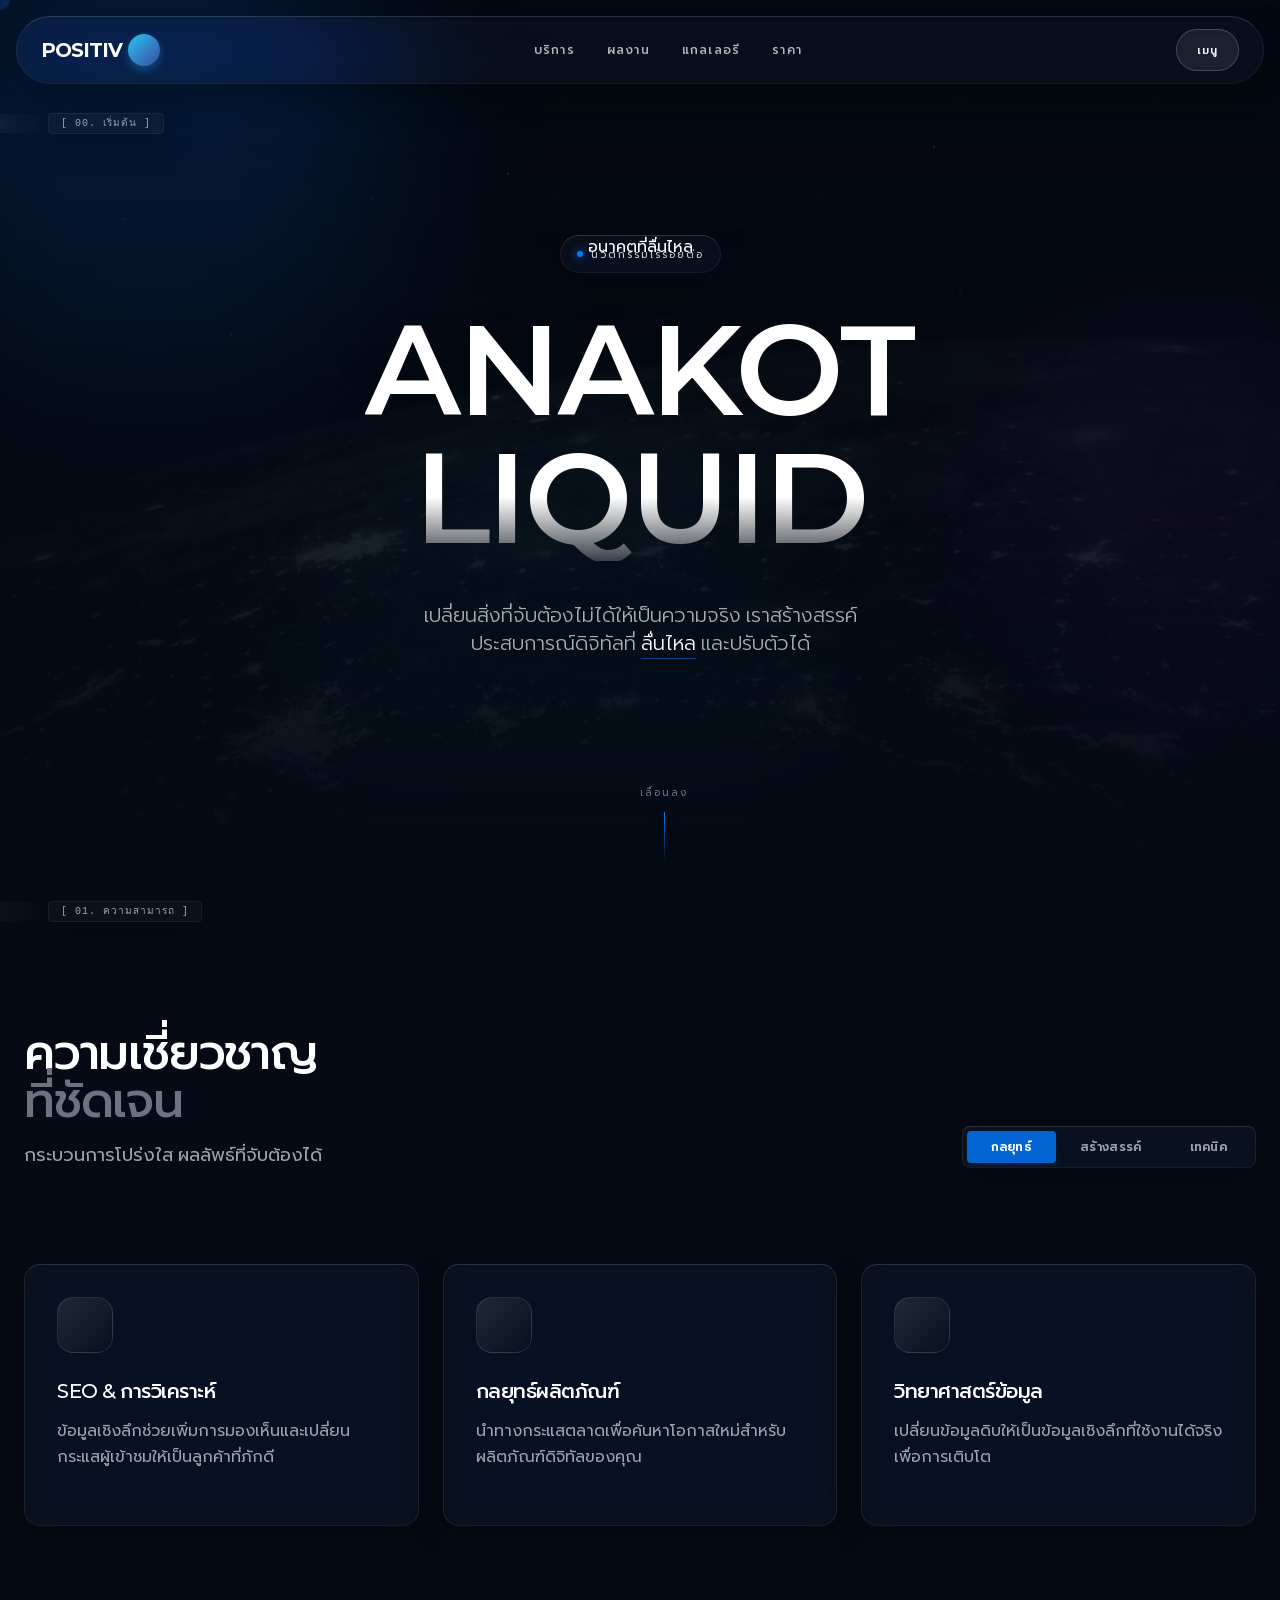
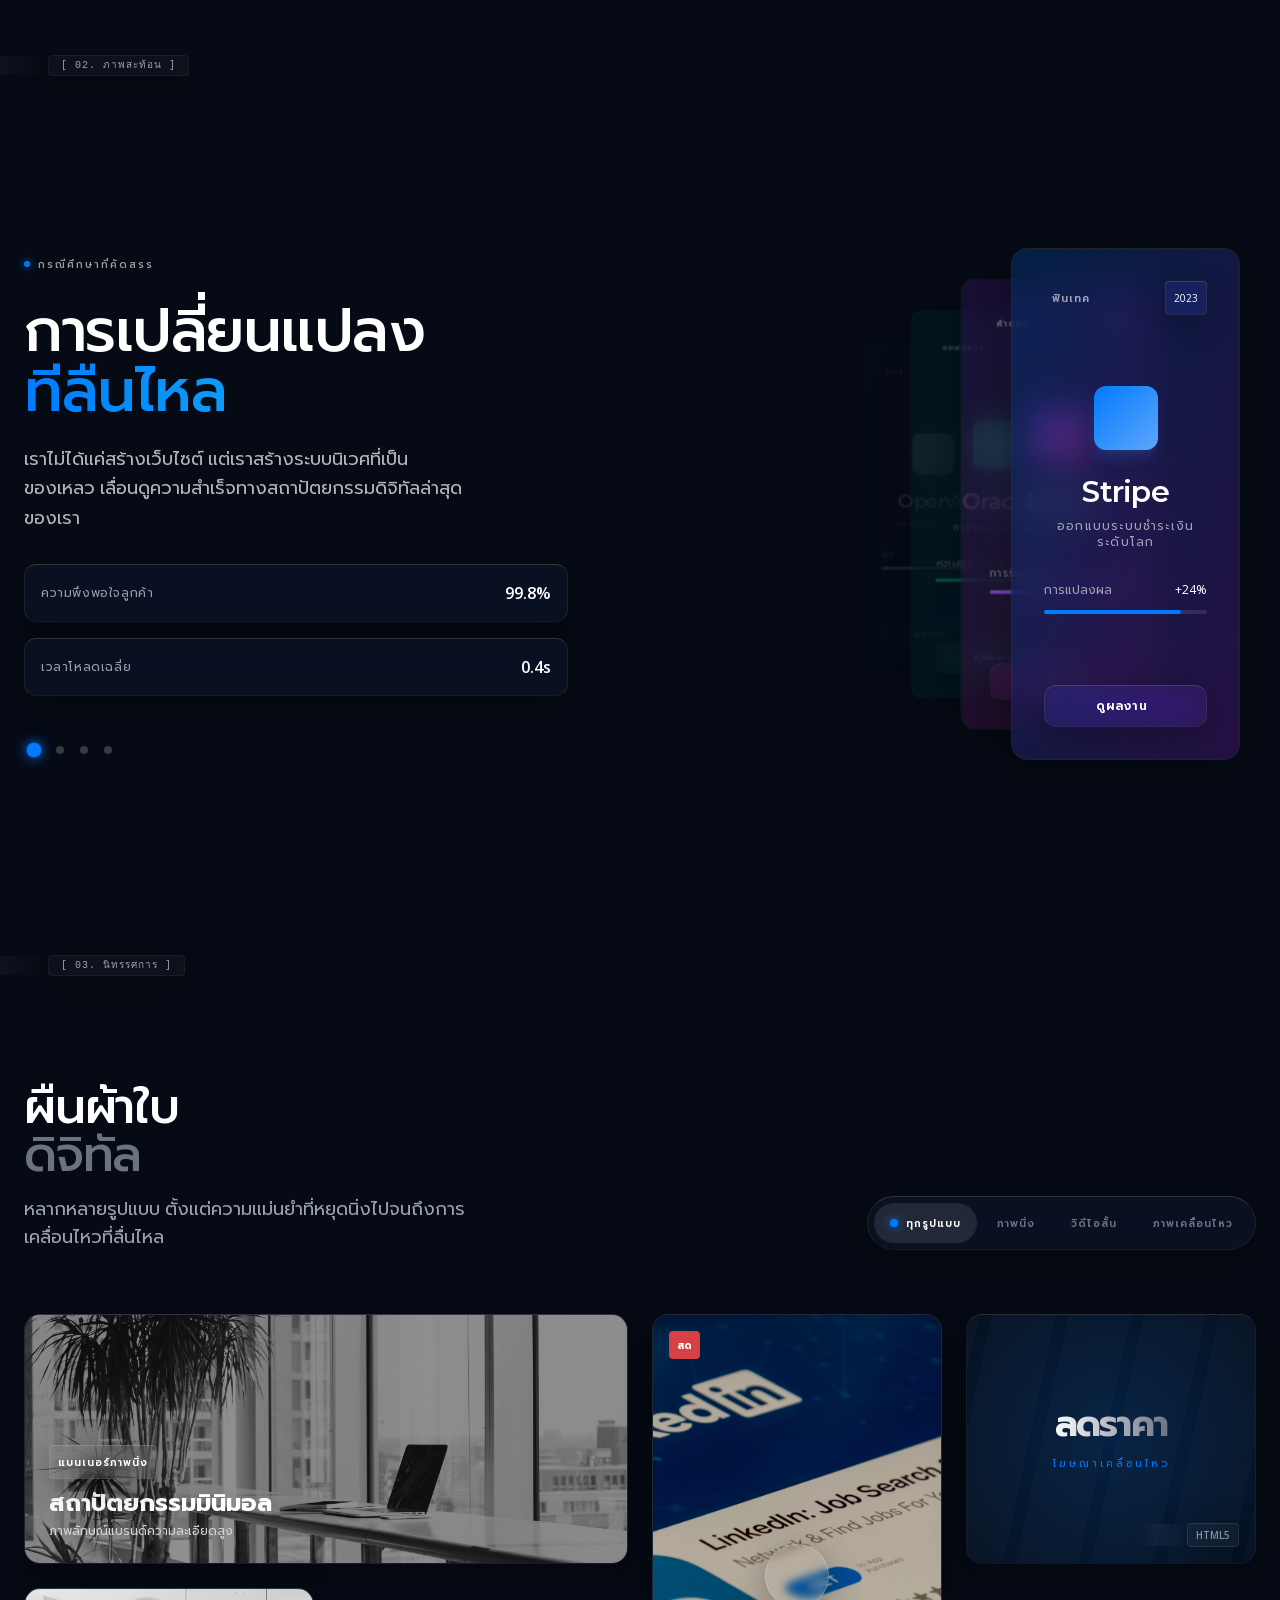
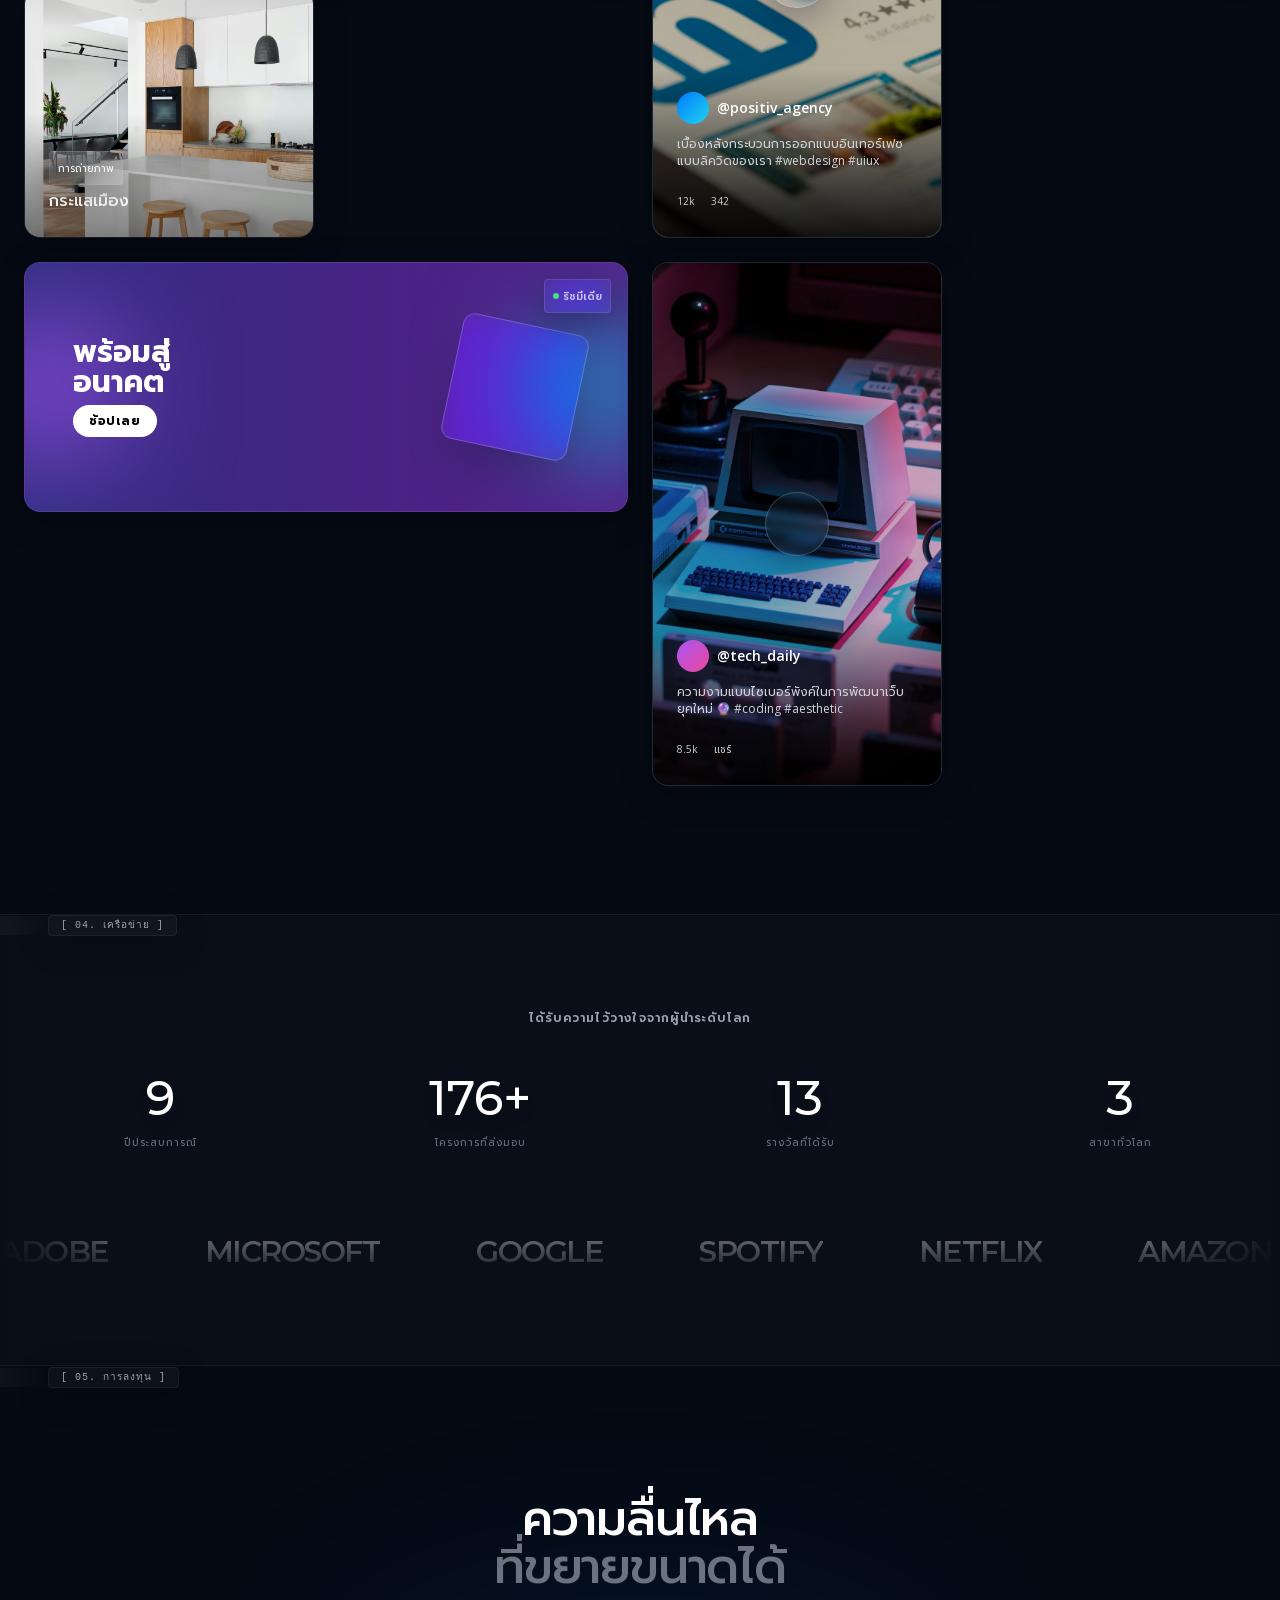
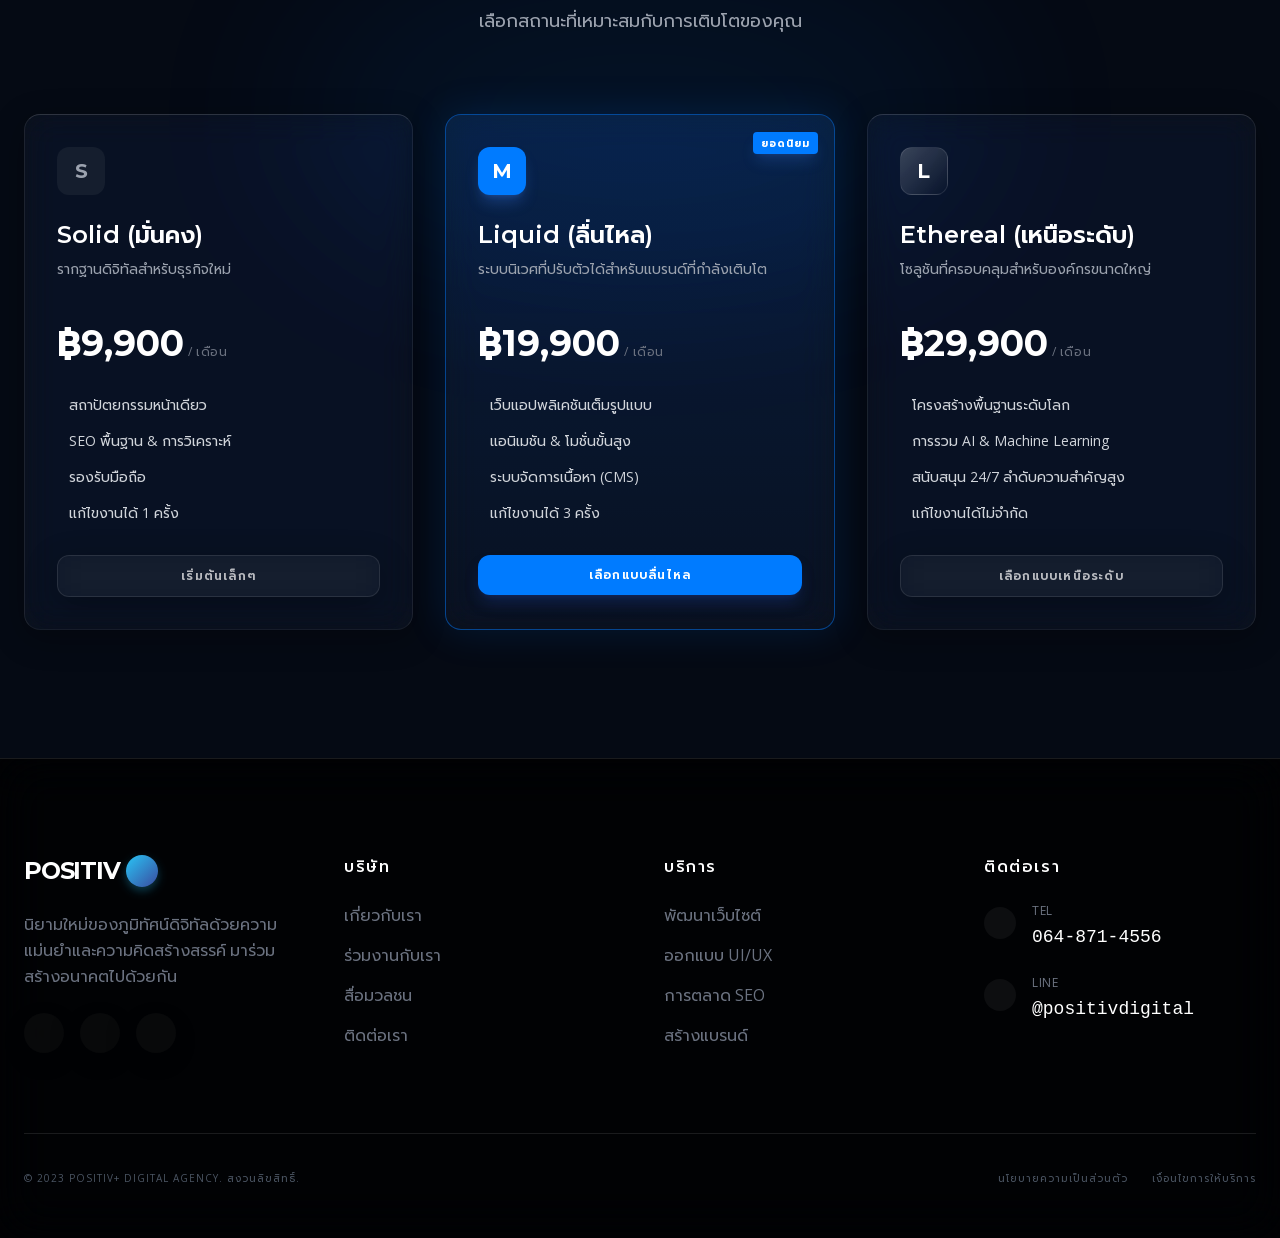
<file: assets/templates/glass-effect2/index.html>
<html class="scroll-smooth" lang="th"><head><meta charset="utf-8"/>
<meta content="width=device-width, initial-scale=1.0" name="viewport"/>
<title>Positiv+ | ดิจิทัลไร้รอยต่อ</title>
<script src="assets/iconify_654a1ef798a3.js"></script>
<link href="https://fonts.googleapis.com" rel="preconnect"/>
<link crossorigin="" href="https://fonts.gstatic.com" rel="preconnect"/>
<link href="assets/css2_ac990486f183.css" rel="stylesheet"/>
<script src="assets/resource_3fa48481346f.js"></script>
<style>
:root {
--cursor-size: 20px;
--cursor-hover-size: 80px;
}
body {
font-family: 'Open Sans', 'Prompt', sans-serif;
cursor: none;
overflow-x: hidden;
background-color: #050a14;
}
h1, h2, h3, h4, h5, h6, .font-heading {
font-family: 'Montserrat', 'Prompt', sans-serif;
}
/* Custom Scrollbar */
::-webkit-scrollbar { width: 6px; }
::-webkit-scrollbar-track { background: #050a14; }
::-webkit-scrollbar-thumb { background: rgba(255,255,255,0.2); border-radius: 3px; }
::-webkit-scrollbar-thumb:hover { background: #007bff; }
/* Liquid Glass Card Style */
.glass-panel {
background: rgba(255, 255, 255, 0.03);
backdrop-filter: blur(16px) saturate(180%);
-webkit-backdrop-filter: blur(16px) saturate(180%);
border-top: 1px solid rgba(255, 255, 255, 0.15);
border-left: 1px solid rgba(255, 255, 255, 0.08);
border-right: 1px solid rgba(255, 255, 255, 0.08);
border-bottom: 1px solid rgba(255, 255, 255, 0.05);
box-shadow: 0 8px 32px 0 rgba(0, 0, 0, 0.3);
position: relative;
overflow: hidden;
transition: all 0.5s cubic-bezier(0.4, 0, 0.2, 1);
}
.glass-panel::before {
content: '';
position: absolute;
top: 0; left: -100%; width: 100%; height: 100%;
background: linear-gradient(90deg, transparent, rgba(255,255,255,0.05), transparent);
transition: 0.5s;
pointer-events: none;
z-index: 20;
}
.glass-panel:hover {
background: rgba(255, 255, 255, 0.06);
border-color: rgba(255, 255, 255, 0.3);
transform: translateY(-5px);
box-shadow: 0 15px 40px rgba(0, 123, 255, 0.1);
}
.glass-panel:hover::before {
left: 100%;
transition: 0.7s ease-in-out;
}
/* Stacked Carousel Logic */
.stack-section {
--_offset-steps: 4rem;
--_scale-steps: 12;
--_opacity-steps: 15;
--_offset-steps-two: calc(var(--_offset-steps) * -1);
--_offset-steps-three: calc(var(--_offset-steps) * -2);
--scale-steps-two: calc(1 - var(--_scale-steps) * 0.01);
--scale-steps-three: calc(1 - var(--_scale-steps) * 0.02);
--opacity-steps-two: calc(1 - var(--_opacity-steps) * 0.02);
--opacity-steps-three: calc(1 - var(--_opacity-steps) * 0.04);
display: grid;
grid-template-areas: "stack";
width: min(calc(100% - 2rem), 32rem);
margin: 0 auto;
}
.stack-card {
grid-area: stack;
transition: 800ms cubic-bezier(0.23, 1, 0.32, 1);
translate: var(--_offset) 0;
order: var(--_order);
z-index: var(--_order);
scale: var(--_scale);
opacity: var(--_opacity);
cursor: none;
user-select: none;
transform-style: preserve-3d;
background: rgba(5, 10, 20, 0.6);
}
.stack-card:nth-of-type(1) { --_order: var(--_1-order); --_scale: var(--_1-scale); --_opacity: var(--_1-opacity); --_offset: var(--_1-offset); }
.stack-card:nth-of-type(2) { --_order: var(--_2-order); --_scale: var(--_2-scale); --_opacity: var(--_2-opacity); --_offset: var(--_2-offset); }
.stack-card:nth-of-type(3) { --_order: var(--_3-order); --_scale: var(--_3-scale); --_opacity: var(--_3-opacity); --_offset: var(--_3-offset); }
.stack-card:nth-of-type(4) { --_order: var(--_4-order); --_scale: var(--_4-scale); --_opacity: var(--_4-opacity); --_offset: var(--_4-offset); }
.stack-section.card-1-active {
--_1-order: 4; --_1-scale: 1; --_1-opacity: 1; --_1-offset: 0;
--_2-order: 3; --_2-scale: var(--scale-steps-two); --_2-opacity: var(--opacity-steps-two); --_2-offset: var(--_offset-steps-two);
--_3-order: 2; --_3-scale: var(--scale-steps-three); --_3-opacity: var(--opacity-steps-three); --_3-offset: var(--_offset-steps-three);
--_4-order: 1; --_4-scale: calc(1 - var(--_scale-steps) * 0.03); --_4-opacity: calc(1 - var(--_opacity-steps) * 0.06); --_4-offset: calc(var(--_offset-steps) * -3);
}
.stack-section.card-2-active {
--_2-order: 4; --_2-scale: 1; --_2-opacity: 1; --_2-offset: 0;
--_3-order: 3; --_3-scale: var(--scale-steps-two); --_3-opacity: var(--opacity-steps-two); --_3-offset: var(--_offset-steps-two);
--_4-order: 2; --_4-scale: var(--scale-steps-three); --_4-opacity: var(--opacity-steps-three); --_4-offset: var(--_offset-steps-three);
--_1-order: 1; --_1-scale: calc(1 - var(--_scale-steps) * 0.03); --_1-opacity: calc(1 - var(--_opacity-steps) * 0.06); --_1-offset: calc(var(--_offset-steps) * -3);
}
.stack-section.card-3-active {
--_3-order: 4; --_3-scale: 1; --_3-opacity: 1; --_3-offset: 0;
--_4-order: 3; --_4-scale: var(--scale-steps-two); --_4-opacity: var(--opacity-steps-two); --_4-offset: var(--_offset-steps-two);
--_1-order: 2; --_1-scale: var(--scale-steps-three); --_1-opacity: var(--opacity-steps-three); --_1-offset: var(--_offset-steps-three);
--_2-order: 1; --_2-scale: calc(1 - var(--_scale-steps) * 0.03); --_2-opacity: calc(1 - var(--_opacity-steps) * 0.06); --_2-offset: calc(var(--_offset-steps) * -3);
}
.stack-section.card-4-active {
--_4-order: 4; --_4-scale: 1; --_4-opacity: 1; --_4-offset: 0;
--_1-order: 3; --_1-scale: var(--scale-steps-two); --_1-opacity: var(--opacity-steps-two); --_1-offset: var(--_offset-steps-two);
--_2-order: 2; --_2-scale: var(--scale-steps-three); --_2-opacity: var(--opacity-steps-three); --_2-offset: var(--_offset-steps-three);
--_3-order: 1; --_3-scale: calc(1 - var(--_scale-steps) * 0.03); --_3-opacity: calc(1 - var(--_opacity-steps) * 0.06); --_3-offset: calc(var(--_offset-steps) * -3);
}
/* Ambient Liquid Blobs */
.liquid-blob {
position: absolute;
border-radius: 50%;
filter: blur(80px);
opacity: 0.6;
z-index: -1;
animation: float 10s infinite alternate cubic-bezier(0.4, 0, 0.2, 1);
}
@keyframes float {
0% { transform: translate(0, 0) scale(1); }
100% { transform: translate(30px, 50px) scale(1.1); }
}
/* Custom Cursor */
#cursor {
position: fixed; top: 0; left: 0;
width: var(--cursor-size); height: var(--cursor-size);
background-color: white; border-radius: 50%;
pointer-events: none; z-index: 9999;
transform: translate(-50%, -50%);
transition: width 0.3s, height 0.3s, background-color 0.3s;
mix-blend-mode: overlay;
backdrop-filter: blur(2px);
}
#cursor.hovered {
width: var(--cursor-hover-size); height: var(--cursor-hover-size);
opacity: 0.5; background-color: rgba(0, 123, 255, 0.5); mix-blend-mode: normal;
border: 1px solid rgba(255,255,255,0.5);
}
/* Loading Animation */
#preloader {
position: fixed; inset: 0; background: #050a14;
z-index: 10000; display: flex; justify-content: center; align-items: center;
transition: transform 0.8s cubic-bezier(0.86, 0, 0.07, 1);
}
#preloader.loaded { transform: translateY(-100%); }
.loader-bar { width: 200px; height: 1px; background: rgba(255,255,255,0.1); position: relative; overflow: hidden; }
.loader-progress { position: absolute; left: 0; top: 0; height: 100%; background: #007bff; width: 0%; transition: width 0.5s ease; }
/* Animation Utilities */
.will-change-transform { will-change: transform; }
.split-line { overflow: hidden; display: block; }
.split-line span {
display: block;
transform: translateY(100%);
transition: transform 1.2s cubic-bezier(0.23, 1, 0.32, 1);
}
.hero-revealed .split-line span { transform: translateY(0); }
.reveal { opacity: 0; transform: translateY(30px); transition: all 0.8s cubic-bezier(0.5, 0, 0, 1); }
.reveal.active { opacity: 1; transform: translateY(0); }
/* Grid Transition */
.service-grid {
transition: opacity 0.5s ease, transform 0.5s ease;
}
/* Marquee */
.marquee-container { mask-image: linear-gradient(to right, transparent, black 10%, black 90%, transparent); }
.marquee-content { display: flex; animation: scroll 30s linear infinite; }
@keyframes scroll { 0% { transform: translateX(0); } 100% { transform: translateX(-50%); } }
/* Inputs */
.input-group { position: relative; }
.input-group input {
width: 100%; background: transparent; border: none;
border-bottom: 1px solid rgba(255,255,255,0.2); padding: 10px 0;
color: white; outline: none; transition: border-color 0.3s;
}
.input-group label {
position: absolute; top: 10px; left: 0; color: rgba(255,255,255,0.5);
pointer-events: none; transition: 0.3s ease all;
}
.input-group input:focus { border-bottom-color: #007bff; }
.input-group input:focus ~ label, .input-group input:not(:placeholder-shown) ~ label {
top: -12px; font-size: 0.75rem; color: #007bff;
}
/* Noise */
.noise-overlay {
position: fixed; top: 0; left: 0; width: 100%; height: 100%;
pointer-events: none; z-index: 50; opacity: 0.04;
background: url("filter_3E_3Crect_width__100_25_ef7da59166f5.html")'/%3E%3C/svg%3E");
mix-blend-mode: overlay;
}
/* Custom Motion Animations for Gallery */
@keyframes slide-right { 0% { transform: translateX(-20%); } 100% { transform: translateX(0%); } }
@keyframes slide-left { 0% { transform: translateX(0%); } 100% { transform: translateX(-20%); } }
@keyframes pulse-soft { 0%, 100% { opacity: 0.6; } 50% { opacity: 1; } }
.motion-banner-anim { animation: slide-right 4s ease-in-out infinite alternate; }
.motion-banner-anim-rev { animation: slide-left 5s ease-in-out infinite alternate; }
.gallery-card-hover:hover .gallery-overlay { opacity: 1; }
.gallery-card-hover:hover .gallery-img { transform: scale(1.05); }
/* Filtering Transitions */
.gallery-item {
transition: all 0.5s cubic-bezier(0.4, 0, 0.2, 1);
}
.gallery-item.hidden-item {
display: none;
}
.gallery-item.fading-out {
opacity: 0;
transform: scale(0.95);
}
</style><style data-scroll-fix="true">
        /* Scroll fixes for offline viewing */
        html, body {
            overflow: auto !important;
            overflow-x: hidden !important;
            height: auto !important;
            min-height: 100% !important;
            scroll-behavior: auto !important;
            opacity: 1 !important;
            visibility: visible !important;
        }
        
        /* Force visibility - many sites use JS animations for initial display */
        body, .wrapper, main, #__next, #app, .page, .content {
            opacity: 1 !important;
            visibility: visible !important;
            transform: none !important;
        }
        
        /* Disable loader/preloader overlays */
        .loader, .preloader, .loading, [class*="loader"], [class*="preloader"] {
            display: none !important;
            opacity: 0 !important;
        }
        
        /* Show elements that might be hidden for animation */
        .word-inner, .char, .line, [data-aos], [data-scroll],
        .hero-text span, .hero-fade, [class*="hero"] span {
            opacity: 1 !important;
            transform: none !important;
            visibility: visible !important;
        }
        
        /* Reset Tailwind animation utility classes */
        .translate-y-full, .translate-x-full, .-translate-y-full, .-translate-x-full,
        .translate-y-1\/2, .-translate-y-1\/2, .translate-y-\[100\%\], .translate-y-\[110\%\] {
            transform: none !important;
        }
        
        /* Force visibility on common hidden-for-animation patterns */
        .opacity-0, [class*="opacity-0"] {
            opacity: 1 !important;
        }
        
        /* Reset scale transforms used for animations */
        .scale-0, .scale-50, .scale-75 {
            transform: none !important;
        }
        
        html.lenis, html.lenis-smooth, 
        body.lenis, body.lenis-smooth,
        .lenis-wrapper, .lenis-content,
        [data-lenis-prevent], [data-scroll-container] {
            overflow: visible !important;
            height: auto !important;
        }
        
        /* Fix flex containers that might cut off content */
        body.flex.items-center,
        body.flex.justify-center {
            align-items: flex-start !important;
            min-height: 100vh;
            height: auto !important;
        }
        
        /* Ensure main content scrolls */
        main, #__next, #__nuxt, #app, .main-content {
            overflow: visible !important;
            height: auto !important;
        }
        </style></head>
<body class="text-white selection:bg-[#007bff]/50 selection:text-white text-base">
<div id="cursor"></div>
<div class="noise-overlay"></div>
<!-- Liquid Background Layer -->
<div class="fixed inset-0 overflow-hidden pointer-events-none z-[-1]">
<div class="liquid-blob bg-[#007bff]" style="width: 500px; height: 500px; top: -100px; left: -100px; opacity: 0.2; animation-duration: 15s;"></div>
<div class="liquid-blob bg-purple-600" style="width: 400px; height: 400px; top: 40%; right: -100px; opacity: 0.15; animation-duration: 20s; animation-delay: -5s;"></div>
<div class="liquid-blob bg-cyan-600" style="width: 600px; height: 600px; bottom: -150px; left: 20%; opacity: 0.15; animation-duration: 25s; animation-delay: -10s;"></div>
</div>
<div id="preloader">
<div class="flex flex-col items-center gap-4">
<span class="font-heading tracking-[0.2em] text-xs uppercase text-white/50" id="loader-text">กำลังเริ่มต้นระบบลิควิด</span>
<div class="loader-bar">
<div class="loader-progress" id="loader-progress"></div>
</div>
</div>
</div>
<!-- Navigation -->
<nav class="fixed w-full z-[60] top-0 transition-all duration-300 py-4">
<div class="max-w-7xl mx-auto px-4">
<!-- Glass Navbar Container -->
<div class="glass-panel rounded-full px-6 py-3 flex items-center justify-between">
<a class="cursor-hover group flex items-center gap-1.5" href="#">
<span class="font-heading font-bold text-xl tracking-tighter text-white">POSITIV</span>
<div class="w-8 h-8 rounded-full bg-gradient-to-br from-[#29C5F6] to-[#3a4b9f] flex items-center justify-center shadow-[0_4px_10px_rgba(41,197,246,0.3)] group-hover:scale-105 transition-transform duration-300">
<span class="iconify text-white" data-icon="lucide:plus" data-stroke-width="4" data-width="20"></span>
</div>
</a>
<div class="hidden md:flex items-center gap-8">
<a class="cursor-hover text-xs font-medium uppercase tracking-widest text-white/70 hover:text-white transition-colors" href="#services">บริการ</a>
<a class="cursor-hover text-xs font-medium uppercase tracking-widest text-white/70 hover:text-white transition-colors" href="#work">ผลงาน</a>
<a class="cursor-hover text-xs font-medium uppercase tracking-widest text-white/70 hover:text-white transition-colors" href="#gallery">แกลเลอรี</a>
<a class="cursor-hover text-xs font-medium uppercase tracking-widest text-white/70 hover:text-white transition-colors" href="#pricing">ราคา</a>
</div>
<div class="hidden md:block">
<button class="cursor-hover px-5 py-2 border border-white/20 rounded-full text-[10px] font-semibold uppercase tracking-widest hover:bg-white hover:text-black transition-colors bg-white/5 backdrop-blur-sm">
                        เมนู
                    </button>
</div>
<button class="md:hidden text-white cursor-hover">
<span class="iconify" data-icon="lucide:menu" data-width="24"></span>
</button>
</div>
</div>
</nav>
<!-- HERO SECTION -->
<header class="relative h-screen w-full flex items-center justify-center overflow-hidden" id="hero">
<div class="absolute top-28 left-6 md:left-12 z-20 hidden md:block">
<span class="glass-panel px-3 py-1 rounded text-[10px] font-mono uppercase tracking-widest text-gray-400 border border-white/5">[ 00. เริ่มต้น ]</span>
</div>
<!-- Parallax BG Wrapper -->
<div class="absolute inset-0 z-0 overflow-hidden">
<img alt="Background" class="parallax-element w-full h-[120%] object-cover opacity-20 grayscale contrast-125 will-change-transform mix-blend-overlay" data-parallax-speed="0.5" src="assets/photo-1451187580459-43490279c0_db6c9a5bcb5e.avif"/>
<div class="absolute inset-0 bg-gradient-to-t from-[#050a14] via-[#050a14]/50 to-transparent"></div>
</div>
<div class="relative z-10 text-center px-6 w-full max-w-7xl mx-auto flex flex-col items-center">
<div class="reveal mb-8 opacity-0">
<div class="glass-panel inline-flex items-center gap-2 px-4 py-1.5 rounded-full">
<span class="w-1.5 h-1.5 rounded-full bg-[#007bff] animate-pulse shadow-[0_0_10px_#007bff]"></span>
<span class="text-[10px] uppercase tracking-[0.2em] text-gray-300">นวัตกรรมไร้รอยต่อ</span>
</div>
</div>
<h1 class="font-heading text-6xl md:text-8xl lg:text-9xl font-semibold leading-[0.85] tracking-tight text-white drop-shadow-2xl">
<span class="split-line"><span class="block">ANAKOT</span></span>
<span class="split-line"><span class="block text-transparent bg-clip-text bg-gradient-to-b from-white via-white to-white/20" style="transition-delay: 100ms">LIQUID</span></span>
</h1>
<!-- Replaced Thai Text to maintain visual weight similar to original but in meaning: Future (Anakot) Liquid -->
<h1 class="absolute opacity-0 pointer-events-none">อนาคตที่ลื่นไหล</h1>
<p class="mt-8 text-lg md:text-xl text-gray-300/80 font-light max-w-lg mx-auto leading-relaxed reveal opacity-0 delay-200 backdrop-blur-sm rounded-lg p-2">
                เปลี่ยนสิ่งที่จับต้องไม่ได้ให้เป็นความจริง เราสร้างสรรค์ประสบการณ์ดิจิทัลที่ <span class="text-white border-b border-[#007bff]/50 pb-0.5 cursor-hover hover:border-[#007bff] hover:text-[#007bff] transition-colors hover:shadow-[0_0_15px_rgba(0,123,255,0.4)]">ลื่นไหล</span> และปรับตัวได้
            </p>
</div>
<div class="absolute bottom-10 left-1/2 -translate-x-1/2 flex flex-col items-center gap-2 z-20 reveal opacity-0 delay-500">
<span class="text-[10px] uppercase tracking-[0.2em] text-gray-500">เลื่อนลง</span>
<div class="glass-panel w-[1px] h-12 !bg-gradient-to-b from-[#007bff] to-transparent/10 !border-0"></div>
</div>
</header>
<!-- Services Section -->
<section class="py-32 relative z-10" id="services">
<div class="absolute top-0 left-6 md:left-12 z-20 hidden md:block -translate-y-1/2">
<span class="glass-panel px-3 py-1 rounded text-[10px] font-mono uppercase tracking-widest text-gray-400 border border-white/5">[ 01. ความสามารถ ]</span>
</div>
<div class="max-w-7xl mx-auto px-6">
<div class="flex flex-col md:flex-row justify-between items-end mb-24 gap-8">
<div class="reveal">
<h2 class="font-heading text-4xl md:text-5xl font-medium tracking-tight mb-4 text-white">ความเชี่ยวชาญ<br/><span class="text-gray-500">ที่ชัดเจน</span></h2>
<p class="text-gray-400 max-w-sm text-lg">กระบวนการโปร่งใส ผลลัพธ์ที่จับต้องได้</p>
</div>
<div class="reveal flex p-1 glass-panel rounded-lg" id="service-tabs">
<button class="tab-btn cursor-hover px-6 py-2 text-xs font-semibold uppercase tracking-wide rounded bg-[#007bff]/80 backdrop-blur-md text-white shadow-lg shadow-blue-900/20 transition-all duration-300" data-tab="strategic">กลยุทธ์</button>
<button class="tab-btn cursor-hover px-6 py-2 text-xs font-semibold uppercase tracking-wide rounded text-gray-400 hover:text-white hover:bg-white/5 transition-all duration-300" data-tab="creative">สร้างสรรค์</button>
<button class="tab-btn cursor-hover px-6 py-2 text-xs font-semibold uppercase tracking-wide rounded text-gray-400 hover:text-white hover:bg-white/5 transition-all duration-300" data-tab="technical">เทคนิค</button>
</div>
</div>
<!-- Dynamic Grids Container -->
<div class="relative" id="services-grid-container">
<!-- Strategic Grid -->
<div class="service-grid grid grid-cols-1 md:grid-cols-2 lg:grid-cols-3 gap-6" id="grid-strategic">
<!-- Card 1 -->
<div class="glass-panel p-8 rounded-2xl cursor-hover group">
<div class="absolute top-0 right-0 p-8 opacity-20 group-hover:opacity-100 transition-opacity duration-500">
<span class="iconify text-white" data-icon="lucide:arrow-up-right" data-width="24"></span>
</div>
<div class="w-14 h-14 bg-gradient-to-br from-white/10 to-transparent border border-white/10 rounded-2xl flex items-center justify-center text-[#007bff] mb-6 shadow-inner">
<span class="iconify" data-icon="lucide:search" data-stroke-width="1.5" data-width="24"></span>
</div>
<h3 class="font-heading text-xl font-medium mb-3 text-white tracking-tight">SEO &amp; การวิเคราะห์</h3>
<p class="text-base text-gray-400 leading-relaxed mb-6">ข้อมูลเชิงลึกช่วยเพิ่มการมองเห็นและเปลี่ยนกระแสผู้เข้าชมให้เป็นลูกค้าที่ภักดี</p>
</div>
<!-- Card 2 -->
<div class="glass-panel p-8 rounded-2xl cursor-hover group">
<div class="absolute top-0 right-0 p-8 opacity-20 group-hover:opacity-100 transition-opacity duration-500">
<span class="iconify text-white" data-icon="lucide:arrow-up-right" data-width="24"></span>
</div>
<div class="w-14 h-14 bg-gradient-to-br from-white/10 to-transparent border border-white/10 rounded-2xl flex items-center justify-center text-[#007bff] mb-6 shadow-inner">
<span class="iconify" data-icon="lucide:compass" data-stroke-width="1.5" data-width="24"></span>
</div>
<h3 class="font-heading text-xl font-medium mb-3 text-white tracking-tight">กลยุทธ์ผลิตภัณฑ์</h3>
<p class="text-base text-gray-400 leading-relaxed mb-6">นำทางกระแสตลาดเพื่อค้นหาโอกาสใหม่สำหรับผลิตภัณฑ์ดิจิทัลของคุณ</p>
</div>
<!-- Card 3 -->
<div class="glass-panel p-8 rounded-2xl cursor-hover group">
<div class="absolute top-0 right-0 p-8 opacity-20 group-hover:opacity-100 transition-opacity duration-500">
<span class="iconify text-white" data-icon="lucide:arrow-up-right" data-width="24"></span>
</div>
<div class="w-14 h-14 bg-gradient-to-br from-white/10 to-transparent border border-white/10 rounded-2xl flex items-center justify-center text-[#007bff] mb-6 shadow-inner">
<span class="iconify" data-icon="lucide:bar-chart-2" data-stroke-width="1.5" data-width="24"></span>
</div>
<h3 class="font-heading text-xl font-medium mb-3 text-white tracking-tight">วิทยาศาสตร์ข้อมูล</h3>
<p class="text-base text-gray-400 leading-relaxed mb-6">เปลี่ยนข้อมูลดิบให้เป็นข้อมูลเชิงลึกที่ใช้งานได้จริงเพื่อการเติบโต</p>
</div>
</div>
<!-- Creative Grid -->
<div class="service-grid grid grid-cols-1 md:grid-cols-2 lg:grid-cols-3 gap-6 hidden opacity-0 transform translate-y-4" id="grid-creative">
<!-- Card 1 -->
<div class="glass-panel p-8 rounded-2xl cursor-hover group">
<div class="absolute top-0 right-0 p-8 opacity-20 group-hover:opacity-100 transition-opacity duration-500">
<span class="iconify text-white" data-icon="lucide:arrow-up-right" data-width="24"></span>
</div>
<div class="w-14 h-14 bg-gradient-to-br from-white/10 to-transparent border border-white/10 rounded-2xl flex items-center justify-center text-[#007bff] mb-6 shadow-inner">
<span class="iconify" data-icon="lucide:palette" data-stroke-width="1.5" data-width="24"></span>
</div>
<h3 class="font-heading text-xl font-medium mb-3 text-white tracking-tight">การออกแบบ UI/UX</h3>
<p class="text-base text-gray-400 leading-relaxed mb-6">อินเทอร์เฟซที่ให้ความรู้สึกเหมือนเป็นส่วนหนึ่งของความคิด ราบรื่น และใช้งานง่าย</p>
</div>
<!-- Card 2 -->
<div class="glass-panel p-8 rounded-2xl cursor-hover group">
<div class="absolute top-0 right-0 p-8 opacity-20 group-hover:opacity-100 transition-opacity duration-500">
<span class="iconify text-white" data-icon="lucide:arrow-up-right" data-width="24"></span>
</div>
<div class="w-14 h-14 bg-gradient-to-br from-white/10 to-transparent border border-white/10 rounded-2xl flex items-center justify-center text-[#007bff] mb-6 shadow-inner">
<span class="iconify" data-icon="lucide:film" data-stroke-width="1.5" data-width="24"></span>
</div>
<h3 class="font-heading text-xl font-medium mb-3 text-white tracking-tight">โมชั่นกราฟิก</h3>
<p class="text-base text-gray-400 leading-relaxed mb-6">ใส่พลังงานจลน์ลงในทุกการโต้ตอบ ทำให้พิกเซลที่หยุดนิ่งกลับมีชีวิต</p>
</div>
<!-- Card 3 -->
<div class="glass-panel p-8 rounded-2xl cursor-hover group">
<div class="absolute top-0 right-0 p-8 opacity-20 group-hover:opacity-100 transition-opacity duration-500">
<span class="iconify text-white" data-icon="lucide:arrow-up-right" data-width="24"></span>
</div>
<div class="w-14 h-14 bg-gradient-to-br from-white/10 to-transparent border border-white/10 rounded-2xl flex items-center justify-center text-[#007bff] mb-6 shadow-inner">
<span class="iconify" data-icon="lucide:fingerprint" data-stroke-width="1.5" data-width="24"></span>
</div>
<h3 class="font-heading text-xl font-medium mb-3 text-white tracking-tight">อัตลักษณ์แบรนด์</h3>
<p class="text-base text-gray-400 leading-relaxed mb-6">กลั่นกรองตัวตนของคุณให้เป็นภาษาภาพที่ลื่นไหลไปในทุกสื่อ</p>
</div>
</div>
<!-- Technical Grid -->
<div class="service-grid grid grid-cols-1 md:grid-cols-2 lg:grid-cols-3 gap-6 hidden opacity-0 transform translate-y-4" id="grid-technical">
<!-- Card 1 -->
<div class="glass-panel p-8 rounded-2xl cursor-hover group">
<div class="absolute top-0 right-0 p-8 opacity-20 group-hover:opacity-100 transition-opacity duration-500">
<span class="iconify text-white" data-icon="lucide:arrow-up-right" data-width="24"></span>
</div>
<div class="w-14 h-14 bg-gradient-to-br from-white/10 to-transparent border border-white/10 rounded-2xl flex items-center justify-center text-[#007bff] mb-6 shadow-inner">
<span class="iconify" data-icon="lucide:code-2" data-stroke-width="1.5" data-width="24"></span>
</div>
<h3 class="font-heading text-xl font-medium mb-3 text-white tracking-tight">พัฒนาเว็บไซต์</h3>
<p class="text-base text-gray-400 leading-relaxed mb-6">โครงสร้างโค้ดที่แข็งแกร่งดั่งเพชรและความยืดหยุ่นที่ปรับขนาดได้ดั่งน้ำ</p>
</div>
<!-- Card 2 -->
<div class="glass-panel p-8 rounded-2xl cursor-hover group">
<div class="absolute top-0 right-0 p-8 opacity-20 group-hover:opacity-100 transition-opacity duration-500">
<span class="iconify text-white" data-icon="lucide:arrow-up-right" data-width="24"></span>
</div>
<div class="w-14 h-14 bg-gradient-to-br from-white/10 to-transparent border border-white/10 rounded-2xl flex items-center justify-center text-[#007bff] mb-6 shadow-inner">
<span class="iconify" data-icon="lucide:smartphone" data-stroke-width="1.5" data-width="24"></span>
</div>
<h3 class="font-heading text-xl font-medium mb-3 text-white tracking-tight">พัฒนาแอปพลิเคชัน</h3>
<p class="text-base text-gray-400 leading-relaxed mb-6">แอปพลิเคชันที่ลื่นไหลและปรับตัวเข้ากับมือ อุปกรณ์ และบริบทของผู้ใช้ได้อย่างสมบูรณ์แบบ</p>
</div>
<!-- Card 3 -->
<div class="glass-panel p-8 rounded-2xl cursor-hover group">
<div class="absolute top-0 right-0 p-8 opacity-20 group-hover:opacity-100 transition-opacity duration-500">
<span class="iconify text-white" data-icon="lucide:arrow-up-right" data-width="24"></span>
</div>
<div class="w-14 h-14 bg-gradient-to-br from-white/10 to-transparent border border-white/10 rounded-2xl flex items-center justify-center text-[#007bff] mb-6 shadow-inner">
<span class="iconify" data-icon="lucide:cloud" data-stroke-width="1.5" data-width="24"></span>
</div>
<h3 class="font-heading text-xl font-medium mb-3 text-white tracking-tight">โครงสร้างพื้นฐานคลาวด์</h3>
<p class="text-base text-gray-400 leading-relaxed mb-6">ระบบเบื้องหลังที่ขยายตัวได้อย่างไร้ขีดจำกัดตามความต้องการทางดิจิทัลของคุณ</p>
</div>
</div>
</div>
</div>
</section>
<!-- Work Carousel Section -->
<section class="py-32 relative overflow-hidden z-10 min-h-screen flex items-center" id="work">
<div class="absolute top-0 left-6 md:left-12 z-20 hidden md:block -translate-y-1/2">
<span class="glass-panel px-3 py-1 rounded text-[10px] font-mono uppercase tracking-widest text-gray-400 border border-white/5">[ 02. ภาพสะท้อน ]</span>
</div>
<div class="max-w-7xl mx-auto px-6 w-full h-full">
<div class="flex flex-col lg:flex-row gap-12 items-center justify-between">
<!-- Left Content: Description -->
<div class="flex-1 max-w-xl lg:pr-8 reveal">
<div class="flex items-center space-x-2 mb-6">
<div class="w-1.5 h-1.5 bg-[#007bff] rounded-full animate-pulse shadow-[0_0_10px_#007bff]"></div>
<p class="text-[10px] uppercase tracking-[0.2em] text-white/60 font-medium">กรณีศึกษาที่คัดสรร</p>
</div>
<div class="mb-8">
<h2 class="font-heading text-4xl lg:text-6xl font-medium leading-tight tracking-tight mb-6 text-white">
<span class="block">การเปลี่ยนแปลง</span>
<span class="block bg-clip-text text-transparent bg-gradient-to-r from-[#007bff] to-cyan-400">ที่ลื่นไหล</span>
</h2>
<p class="text-lg text-white/70 leading-relaxed max-w-md">
                            เราไม่ได้แค่สร้างเว็บไซต์ แต่เราสร้างระบบนิเวศที่เป็นของเหลว เลื่อนดูความสำเร็จทางสถาปัตยกรรมดิจิทัลล่าสุดของเรา
                        </p>
</div>
<!-- Stats -->
<div class="space-y-4 text-base text-white/60 mb-12">
<div class="glass-panel p-4 rounded-xl flex items-center justify-between">
<span class="text-xs uppercase tracking-wider">ความพึงพอใจลูกค้า</span>
<span class="font-semibold text-white">99.8%</span>
</div>
<div class="glass-panel p-4 rounded-xl flex items-center justify-between">
<span class="text-xs uppercase tracking-wider">เวลาโหลดเฉลี่ย</span>
<span class="font-semibold text-white">0.4s</span>
</div>
</div>
<!-- Navigation Dots -->
<div class="flex space-x-4 items-center pl-1">
<button class="cursor-hover w-3 h-3 rounded-full bg-[#007bff] transition-all duration-300 scale-125 shadow-[0_0_10px_#007bff]" id="dot-1"></button>
<button class="cursor-hover w-2 h-2 rounded-full bg-white/20 hover:bg-white/50 transition-all duration-300" id="dot-2"></button>
<button class="cursor-hover w-2 h-2 rounded-full bg-white/20 hover:bg-white/50 transition-all duration-300" id="dot-3"></button>
<button class="cursor-hover w-2 h-2 rounded-full bg-white/20 hover:bg-white/50 transition-all duration-300" id="dot-4"></button>
</div>
</div>
<!-- Right Side: Interactive Stack Carousel -->
<div class="flex flex-col space-y-8 items-center w-full lg:w-auto reveal delay-200">
<div class="stack-section card-1-active relative" id="cards-container">
<!-- Card 1: Fintech -->
<div class="stack-card glass-panel rounded-2xl h-[30rem] md:h-[32rem] border border-white/10 relative overflow-hidden group">
<!-- Background Image/Gradient -->
<div class="absolute inset-0 bg-gradient-to-br from-[#007bff]/20 to-purple-900/40 z-0"></div>
<div class="relative z-10 h-full flex flex-col p-8">
<div class="flex items-center justify-between mb-6">
<div class="flex items-center space-x-2">
<span class="iconify text-[#007bff]" data-icon="lucide:zap" data-stroke-width="1.5" data-width="16"></span>
<span class="text-[10px] font-semibold text-white/60 uppercase tracking-widest">ฟินเทค</span>
</div>
<span class="glass-panel px-2 py-1 rounded text-[10px] text-white">2023</span>
</div>
<div class="flex-1 flex flex-col justify-center items-center text-center">
<div class="w-16 h-16 bg-gradient-to-br from-[#007bff] to-blue-400 rounded-xl flex items-center justify-center mb-6 shadow-lg shadow-blue-500/20 group-hover:scale-110 transition-transform duration-500">
<span class="iconify text-white" data-icon="lucide:credit-card" data-stroke-width="1.5" data-width="32"></span>
</div>
<h3 class="font-heading text-3xl font-semibold tracking-tight mb-2 text-white">Stripe</h3>
<p class="text-xs text-white/60 mb-8 uppercase tracking-widest">ออกแบบระบบชำระเงินระดับโลก</p>
<div class="w-full space-y-3 mb-6">
<div class="flex justify-between text-xs text-gray-400">
<span>การแปลงผล</span>
<span class="text-white">+24%</span>
</div>
<div class="w-full bg-white/10 rounded-full h-1">
<div class="bg-[#007bff] h-1 rounded-full w-[84%]"></div>
</div>
</div>
</div>
<button class="cursor-hover w-full py-3 px-4 glass-panel rounded-xl text-white text-xs font-semibold uppercase tracking-widest hover:bg-white hover:text-black transition-all duration-300 flex items-center justify-center gap-2">
                                    ดูผลงาน <span class="iconify" data-icon="lucide:arrow-right" data-width="14"></span>
</button>
</div>
</div>
<!-- Card 2: E-Commerce -->
<div class="stack-card glass-panel rounded-2xl h-[30rem] md:h-[32rem] border border-white/10 relative overflow-hidden group">
<div class="absolute inset-0 bg-gradient-to-br from-purple-600/20 to-pink-900/40 z-0"></div>
<div class="relative z-10 h-full flex flex-col p-8">
<div class="flex items-center justify-between mb-6">
<div class="flex items-center space-x-2">
<span class="iconify text-purple-400" data-icon="lucide:shopping-bag" data-stroke-width="1.5" data-width="16"></span>
<span class="text-[10px] font-semibold text-white/60 uppercase tracking-widest">ค้าปลีก</span>
</div>
<span class="glass-panel px-2 py-1 rounded text-[10px] text-white">2023</span>
</div>
<div class="flex-1 flex flex-col justify-center items-center text-center">
<div class="w-16 h-16 bg-gradient-to-br from-purple-500 to-pink-500 rounded-xl flex items-center justify-center mb-6 shadow-lg shadow-purple-500/20 group-hover:scale-110 transition-transform duration-500">
<span class="iconify text-white" data-icon="lucide:shirt" data-stroke-width="1.5" data-width="32"></span>
</div>
<h3 class="font-heading text-3xl font-semibold tracking-tight mb-2 text-white">Neon</h3>
<p class="text-xs text-white/60 mb-8 uppercase tracking-widest">แฟชั่นที่สมจริง</p>
<div class="w-full space-y-3 mb-6">
<div class="flex justify-between text-xs text-gray-400">
<span>การรักษาลูกค้า</span>
<span class="text-white">+45%</span>
</div>
<div class="w-full bg-white/10 rounded-full h-1">
<div class="bg-purple-500 h-1 rounded-full w-[90%]"></div>
</div>
</div>
</div>
<button class="cursor-hover w-full py-3 px-4 glass-panel rounded-xl text-white text-xs font-semibold uppercase tracking-widest hover:bg-white hover:text-black transition-all duration-300 flex items-center justify-center gap-2">
                                    ดูผลงาน <span class="iconify" data-icon="lucide:arrow-right" data-width="14"></span>
</button>
</div>
</div>
<!-- Card 3: Enterprise -->
<div class="stack-card glass-panel rounded-2xl h-[30rem] md:h-[32rem] border border-white/10 relative overflow-hidden group">
<div class="absolute inset-0 bg-gradient-to-br from-emerald-600/20 to-teal-900/40 z-0"></div>
<div class="relative z-10 h-full flex flex-col p-8">
<div class="flex items-center justify-between mb-6">
<div class="flex items-center space-x-2">
<span class="iconify text-emerald-400" data-icon="lucide:database" data-stroke-width="1.5" data-width="16"></span>
<span class="text-[10px] font-semibold text-white/60 uppercase tracking-widest">ซอฟต์แวร์</span>
</div>
<span class="glass-panel px-2 py-1 rounded text-[10px] text-white">2022</span>
</div>
<div class="flex-1 flex flex-col justify-center items-center text-center">
<div class="w-16 h-16 bg-gradient-to-br from-emerald-500 to-teal-500 rounded-xl flex items-center justify-center mb-6 shadow-lg shadow-emerald-500/20 group-hover:scale-110 transition-transform duration-500">
<span class="iconify text-white" data-icon="lucide:bar-chart-2" data-stroke-width="1.5" data-width="32"></span>
</div>
<h3 class="font-heading text-3xl font-semibold tracking-tight mb-2 text-white">Oracle</h3>
<p class="text-xs text-white/60 mb-8 uppercase tracking-widest">การแสดงผลข้อมูล</p>
<div class="w-full space-y-3 mb-6">
<div class="flex justify-between text-xs text-gray-400">
<span>ความเร็ว</span>
<span class="text-white">10x</span>
</div>
<div class="w-full bg-white/10 rounded-full h-1">
<div class="bg-emerald-500 h-1 rounded-full w-[95%]"></div>
</div>
</div>
</div>
<button class="cursor-hover w-full py-3 px-4 glass-panel rounded-xl text-white text-xs font-semibold uppercase tracking-widest hover:bg-white hover:text-black transition-all duration-300 flex items-center justify-center gap-2">
                                    ดูผลงาน <span class="iconify" data-icon="lucide:arrow-right" data-width="14"></span>
</button>
</div>
</div>
<!-- Card 4: AI -->
<div class="stack-card glass-panel rounded-2xl h-[30rem] md:h-[32rem] border border-white/10 relative overflow-hidden group">
<div class="absolute inset-0 bg-gradient-to-br from-white/10 to-gray-900/40 z-0"></div>
<div class="relative z-10 h-full flex flex-col p-8">
<div class="flex items-center justify-between mb-6">
<div class="flex items-center space-x-2">
<span class="iconify text-white" data-icon="lucide:cpu" data-stroke-width="1.5" data-width="16"></span>
<span class="text-[10px] font-semibold text-white/60 uppercase tracking-widest">เอไอ</span>
</div>
<span class="glass-panel px-2 py-1 rounded text-[10px] text-white">2024</span>
</div>
<div class="flex-1 flex flex-col justify-center items-center text-center">
<div class="w-16 h-16 bg-gradient-to-br from-white to-gray-400 rounded-xl flex items-center justify-center mb-6 shadow-lg shadow-white/10 group-hover:scale-110 transition-transform duration-500">
<span class="iconify text-black" data-icon="lucide:bot" data-stroke-width="1.5" data-width="32"></span>
</div>
<h3 class="font-heading text-3xl font-semibold tracking-tight mb-2 text-white">OpenAI</h3>
<p class="text-xs text-white/60 mb-8 uppercase tracking-widest">ตรรกะอินเทอร์เฟซ</p>
<div class="w-full space-y-3 mb-6">
<div class="flex justify-between text-xs text-gray-400">
<span>ผู้ใช้</span>
<span class="text-white">100M+</span>
</div>
<div class="w-full bg-white/10 rounded-full h-1">
<div class="bg-white h-1 rounded-full w-[99%]"></div>
</div>
</div>
</div>
<button class="cursor-hover w-full py-3 px-4 glass-panel rounded-xl text-white text-xs font-semibold uppercase tracking-widest hover:bg-white hover:text-black transition-all duration-300 flex items-center justify-center gap-2">
                                    ดูผลงาน <span class="iconify" data-icon="lucide:arrow-right" data-width="14"></span>
</button>
</div>
</div>
</div>
</div>
</div>
</div>
</section>
<!-- PORTFOLIO GALLERY SECTION -->
<section class="py-32 relative z-10" id="gallery">
<div class="absolute top-0 left-6 md:left-12 z-20 hidden md:block -translate-y-1/2">
<span class="glass-panel px-3 py-1 rounded text-[10px] font-mono uppercase tracking-widest text-gray-400 border border-white/5">[ 03. นิทรรศการ ]</span>
</div>
<div class="max-w-7xl mx-auto px-6">
<div class="mb-16 reveal flex flex-col md:flex-row justify-between items-end gap-6">
<div>
<h2 class="font-heading text-4xl md:text-5xl font-medium tracking-tight mb-4 text-white">ผืนผ้าใบ<br/><span class="text-gray-500">ดิจิทัล</span></h2>
<p class="text-gray-400 max-w-md text-lg">หลากหลายรูปแบบ ตั้งแต่ความแม่นยำที่หยุดนิ่งไปจนถึงการเคลื่อนไหวที่ลื่นไหล</p>
</div>
<!-- UPDATED FILTER BAR -->
<div class="glass-panel p-1.5 rounded-full flex items-center gap-1 relative overflow-hidden" id="portfolio-filter">
<button class="filter-btn cursor-pointer px-4 py-2 text-[10px] uppercase tracking-widest font-semibold text-white bg-white/10 rounded-full shadow-inner transition-all duration-300 flex items-center gap-2" data-filter="all">
<span class="w-2 h-2 rounded-full bg-[#007bff] shadow-[0_0_10px_#007bff]"></span> ทุกรูปแบบ
                    </button>
<button class="filter-btn cursor-pointer px-4 py-2 text-[10px] uppercase tracking-widest font-semibold text-gray-500 hover:text-white transition-all duration-300 rounded-full" data-filter="static">ภาพนิ่ง</button>
<button class="filter-btn cursor-pointer px-4 py-2 text-[10px] uppercase tracking-widest font-semibold text-gray-500 hover:text-white transition-all duration-300 rounded-full" data-filter="shorts">วิดีโอสั้น</button>
<button class="filter-btn cursor-pointer px-4 py-2 text-[10px] uppercase tracking-widest font-semibold text-gray-500 hover:text-white transition-all duration-300 rounded-full" data-filter="motion">ภาพเคลื่อนไหว</button>
</div>
</div>
<!-- Bento Grid Gallery -->
<div class="grid grid-cols-1 md:grid-cols-3 lg:grid-cols-4 auto-rows-[250px] gap-6" id="gallery-grid">
<!-- Item 1: Static Banner (Wide) -->
<div class="gallery-item md:col-span-2 lg:col-span-2 row-span-1 glass-panel rounded-2xl overflow-hidden cursor-hover group gallery-card-hover reveal delay-100" data-category="static">
<div class="absolute inset-0 bg-black/40 z-10 group-hover:bg-black/20 transition-all duration-500"></div>
<img alt="Static Banner" class="w-full h-full object-cover gallery-img transition-transform duration-700 filter grayscale group-hover:grayscale-0" src="assets/photo-1497215728101-856f4ea421_38d4ebff5f89.avif"/>
<!-- Overlay Info -->
<div class="absolute inset-0 z-20 flex flex-col justify-end p-6 gallery-overlay opacity-0 transition-opacity duration-300">
<span class="glass-panel w-fit px-2 py-1 rounded text-[10px] font-semibold uppercase tracking-widest text-white mb-2 backdrop-blur-md">แบนเนอร์ภาพนิ่ง</span>
<h4 class="font-heading text-2xl font-bold text-white">สถาปัตยกรรมมินิมอล</h4>
<p class="text-xs text-gray-300 mt-1">ภาพลักษณ์แบรนด์ความละเอียดสูง</p>
</div>
</div>
<!-- Item 2: Short-form Video (Vertical) -->
<div class="gallery-item md:col-span-1 row-span-2 glass-panel rounded-2xl overflow-hidden cursor-hover group reveal delay-200 border border-white/10 relative" data-category="shorts">
<!-- Fake Video UI Container -->
<div class="absolute inset-0 z-0">
<img alt="Short Form" class="w-full h-full object-cover filter contrast-125 brightness-75" src="assets/photo-1616469829581-73993eb86b_bcf29263e0b5.avif"/>
<!-- CSS Play Animation -->
<div class="absolute inset-0 flex items-center justify-center">
<div class="w-16 h-16 rounded-full glass-panel flex items-center justify-center backdrop-blur-sm border border-white/20 group-hover:scale-110 transition-transform duration-300">
<span class="iconify text-white" data-fill="white" data-icon="lucide:play" data-width="24"></span>
</div>
</div>
</div>
<!-- App UI Overlay -->
<div class="absolute top-4 left-4 z-20 flex gap-2">
<span class="bg-red-500/90 text-white text-[10px] font-bold px-2 py-0.5 rounded animate-pulse">สด</span>
</div>
<div class="absolute bottom-0 w-full p-6 z-20 bg-gradient-to-t from-black/90 to-transparent">
<div class="flex items-center gap-2 mb-3">
<div class="w-8 h-8 rounded-full bg-gradient-to-br from-[#007bff] to-cyan-400"></div>
<span class="text-sm font-semibold text-white">@positiv_agency</span>
</div>
<p class="text-xs text-gray-300 leading-snug mb-4">เบื้องหลังกระบวนการออกแบบอินเทอร์เฟซแบบลิควิดของเรา #webdesign #uiux</p>
<div class="flex justify-between items-center text-white/80">
<div class="flex gap-4">
<div class="flex flex-col items-center gap-1"><span class="iconify" data-icon="lucide:heart" data-width="20"></span><span class="text-[10px]">12k</span></div>
<div class="flex flex-col items-center gap-1"><span class="iconify" data-icon="lucide:message-circle" data-width="20"></span><span class="text-[10px]">342</span></div>
</div>
<span class="iconify animate-spin-slow" data-icon="lucide:disc" data-width="24"></span>
</div>
</div>
</div>
<!-- Item 3: Motion Banner (Standard) -->
<div class="gallery-item md:col-span-1 row-span-1 glass-panel rounded-2xl overflow-hidden cursor-hover group reveal delay-150 relative bg-[#050a14]" data-category="motion">
<!-- CSS Motion Animation -->
<div class="absolute inset-0 overflow-hidden flex items-center justify-center">
<div class="absolute w-[200%] h-[200%] bg-[radial-gradient(circle,rgba(0,123,255,0.2)_0%,transparent_70%)] motion-banner-anim"></div>
<div class="absolute inset-0 grid grid-cols-6 gap-2 opacity-20 transform rotate-12 scale-150">
<div class="bg-white/10 h-full rounded-full motion-banner-anim" style="animation-delay: 0.1s"></div>
<div class="bg-white/10 h-full rounded-full motion-banner-anim" style="animation-delay: 0.3s"></div>
<div class="bg-white/10 h-full rounded-full motion-banner-anim" style="animation-delay: 0.5s"></div>
<div class="bg-white/10 h-full rounded-full motion-banner-anim" style="animation-delay: 0.7s"></div>
<div class="bg-white/10 h-full rounded-full motion-banner-anim" style="animation-delay: 0.9s"></div>
<div class="bg-white/10 h-full rounded-full motion-banner-anim" style="animation-delay: 1.1s"></div>
</div>
<div class="relative z-10 text-center">
<span class="block text-4xl font-heading font-black text-transparent bg-clip-text bg-gradient-to-r from-white to-gray-500 tracking-tighter motion-banner-anim-rev">ลดราคา</span>
<span class="text-[10px] uppercase tracking-[0.3em] text-[#007bff] block mt-2">โฆษณาเคลื่อนไหว</span>
</div>
</div>
<div class="absolute bottom-4 right-4 z-20">
<span class="glass-panel px-2 py-1 rounded text-[10px] font-semibold text-white/50 border border-white/10">HTML5</span>
</div>
</div>
<!-- Item 4: Static Banner (Square) -->
<div class="gallery-item md:col-span-1 row-span-1 glass-panel rounded-2xl overflow-hidden cursor-hover group gallery-card-hover reveal delay-100" data-category="static">
<img alt="Static" class="w-full h-full object-cover gallery-img transition-transform duration-700" src="assets/photo-1600607686527-6fb8860907_1e02151f11ec.avif"/>
<div class="absolute inset-0 bg-gradient-to-t from-black/80 via-transparent to-transparent opacity-60 group-hover:opacity-100 transition-opacity"></div>
<div class="absolute bottom-6 left-6 z-20">
<span class="glass-panel px-2 py-1 rounded text-[10px] uppercase text-white mb-1 inline-block">การถ่ายภาพ</span>
<h4 class="text-white font-medium">กระแสเมือง</h4>
</div>
</div>
<!-- Item 5: Motion Banner (Wide) -->
<div class="gallery-item md:col-span-2 lg:col-span-2 row-span-1 glass-panel rounded-2xl overflow-hidden cursor-hover group reveal delay-300 relative bg-gradient-to-r from-indigo-900 to-purple-900 border border-white/10" data-category="motion">
<!-- CSS Motion Elements -->
<div class="absolute inset-0 flex items-center justify-between px-12 overflow-hidden">
<div class="w-32 h-32 bg-purple-500 rounded-full blur-[60px] absolute -left-10 motion-banner-anim"></div>
<div class="w-32 h-32 bg-cyan-500 rounded-full blur-[60px] absolute -right-10 motion-banner-anim-rev"></div>
<div class="relative z-10 w-1/2">
<h3 class="text-3xl font-heading font-bold text-white leading-none mb-2">พร้อมสู่ <br/> อนาคต</h3>
<button class="px-4 py-2 bg-white text-black text-xs font-bold uppercase tracking-wider rounded-full hover:scale-105 transition-transform">ช้อปเลย</button>
</div>
<div class="relative z-10 w-1/2 flex justify-end">
<!-- Simulated Product Float -->
<div class="w-32 h-32 glass-panel rounded-xl border border-white/20 flex items-center justify-center transform rotate-12 group-hover:rotate-0 transition-transform duration-500 shadow-2xl">
<span class="iconify text-white" data-icon="lucide:box" data-width="40"></span>
</div>
</div>
</div>
<div class="absolute top-4 right-4 z-20">
<span class="glass-panel px-2 py-1 rounded text-[10px] font-semibold text-white/70 border border-white/10 flex items-center gap-1"><span class="w-1.5 h-1.5 rounded-full bg-green-400 animate-pulse"></span> ริชมีเดีย</span>
</div>
</div>
<!-- Item 6: Short Form (Vertical) -->
<div class="gallery-item md:col-span-1 row-span-2 glass-panel rounded-2xl overflow-hidden cursor-hover group reveal delay-200 border border-white/10 relative" data-category="shorts">
<div class="absolute inset-0 z-0">
<img alt="Short Form" class="w-full h-full object-cover filter brightness-75 sepia-[0.2]" src="assets/photo-1550745165-9bc0b252726f_2beca779a952.avif"/>
<div class="absolute inset-0 flex items-center justify-center">
<div class="w-16 h-16 rounded-full glass-panel flex items-center justify-center backdrop-blur-sm border border-white/20 group-hover:scale-110 transition-transform duration-300">
<span class="iconify text-white" data-fill="white" data-icon="lucide:play" data-width="24"></span>
</div>
</div>
</div>
<div class="absolute bottom-0 w-full p-6 z-20 bg-gradient-to-t from-black/90 to-transparent">
<div class="flex items-center gap-2 mb-3">
<div class="w-8 h-8 rounded-full bg-gradient-to-br from-purple-500 to-pink-500"></div>
<span class="text-sm font-semibold text-white">@tech_daily</span>
</div>
<p class="text-xs text-gray-300 leading-snug mb-4">ความงามแบบไซเบอร์พังค์ในการพัฒนาเว็บยุคใหม่ 🔮 #coding #aesthetic</p>
<div class="flex justify-between items-center text-white/80">
<div class="flex gap-4">
<div class="flex flex-col items-center gap-1"><span class="iconify" data-icon="lucide:heart" data-width="20"></span><span class="text-[10px]">8.5k</span></div>
<div class="flex flex-col items-center gap-1"><span class="iconify" data-icon="lucide:share-2" data-width="20"></span><span class="text-[10px]">แชร์</span></div>
</div>
</div>
</div>
</div>
</div>
</div>
</section>
<!-- Trust & Partners (Marquee) -->
<section class="py-24 relative z-10">
<!-- Background strip glass -->
<div class="absolute inset-0 bg-white/[0.02] backdrop-blur-sm border-y border-white/5 z-0"></div>
<div class="absolute top-0 left-6 md:left-12 z-20 hidden md:block -translate-y-1/2">
<span class="glass-panel px-3 py-1 rounded text-[10px] font-mono uppercase tracking-widest text-gray-400 border border-white/5">[ 04. เครือข่าย ]</span>
</div>
<div class="max-w-7xl mx-auto px-6 mb-16 text-center relative z-10">
<h4 class="reveal text-xs font-semibold uppercase tracking-widest text-gray-400 mb-12">ได้รับความไว้วางใจจากผู้นำระดับโลก</h4>
<div class="grid grid-cols-2 md:grid-cols-4 gap-12 mb-20">
<div class="reveal text-center"><span class="block text-5xl font-heading font-medium text-white mb-2 counter drop-shadow-lg" data-target="12">0</span><span class="text-[10px] text-gray-500 uppercase tracking-widest">ปีประสบการณ์</span></div>
<div class="reveal text-center delay-100"><span class="block text-5xl font-heading font-medium text-white mb-2 counter drop-shadow-lg" data-target="250">0</span><span class="text-[10px] text-gray-500 uppercase tracking-widest">โครงการที่ส่งมอบ</span></div>
<div class="reveal text-center delay-200"><span class="block text-5xl font-heading font-medium text-white mb-2 counter drop-shadow-lg" data-target="18">0</span><span class="text-[10px] text-gray-500 uppercase tracking-widest">รางวัลที่ได้รับ</span></div>
<div class="reveal text-center delay-300"><span class="block text-5xl font-heading font-medium text-white mb-2 counter drop-shadow-lg" data-target="4">0</span><span class="text-[10px] text-gray-500 uppercase tracking-widest">สาขาทั่วโลก</span></div>
</div>
</div>
<div class="marquee-container overflow-hidden whitespace-nowrap relative w-full z-10">
<div class="marquee-content gap-24 items-center opacity-50 hover:opacity-100 transition-opacity duration-500">
<span class="text-3xl font-heading font-semibold tracking-tighter text-transparent bg-clip-text bg-gradient-to-b from-white/80 to-white/20">ADOBE</span>
<span class="text-3xl font-heading font-semibold tracking-tighter text-transparent bg-clip-text bg-gradient-to-b from-white/80 to-white/20">MICROSOFT</span>
<span class="text-3xl font-heading font-semibold tracking-tighter text-transparent bg-clip-text bg-gradient-to-b from-white/80 to-white/20">GOOGLE</span>
<span class="text-3xl font-heading font-semibold tracking-tighter text-transparent bg-clip-text bg-gradient-to-b from-white/80 to-white/20">SPOTIFY</span>
<span class="text-3xl font-heading font-semibold tracking-tighter text-transparent bg-clip-text bg-gradient-to-b from-white/80 to-white/20">NETFLIX</span>
<span class="text-3xl font-heading font-semibold tracking-tighter text-transparent bg-clip-text bg-gradient-to-b from-white/80 to-white/20">AMAZON</span>
<span class="text-3xl font-heading font-semibold tracking-tighter text-transparent bg-clip-text bg-gradient-to-b from-white/80 to-white/20">AIRBNB</span>
<span class="text-3xl font-heading font-semibold tracking-tighter text-transparent bg-clip-text bg-gradient-to-b from-white/80 to-white/20">ADOBE</span>
<span class="text-3xl font-heading font-semibold tracking-tighter text-transparent bg-clip-text bg-gradient-to-b from-white/80 to-white/20">MICROSOFT</span>
<span class="text-3xl font-heading font-semibold tracking-tighter text-transparent bg-clip-text bg-gradient-to-b from-white/80 to-white/20">GOOGLE</span>
<span class="text-3xl font-heading font-semibold tracking-tighter text-transparent bg-clip-text bg-gradient-to-b from-white/80 to-white/20">SPOTIFY</span>
</div>
</div>
</section>
<!-- Pricing Section -->
<section class="py-32 relative z-10" id="pricing">
<div class="absolute top-0 left-6 md:left-12 z-20 hidden md:block -translate-y-1/2">
<span class="glass-panel px-3 py-1 rounded text-[10px] font-mono uppercase tracking-widest text-gray-400 border border-white/5">[ 05. การลงทุน ]</span>
</div>
<!-- Subtle backing blob for pricing -->
<div class="liquid-blob bg-[#007bff]" style="width: 700px; height: 300px; top: 20%; left: 50%; transform: translateX(-50%); opacity: 0.08; filter: blur(100px);"></div>
<div class="max-w-7xl mx-auto px-6">
<div class="text-center mb-20 reveal">
<h2 class="font-heading text-4xl md:text-5xl font-medium tracking-tight mb-4 text-white">ความลื่นไหล<br/><span class="text-gray-500">ที่ขยายขนาดได้</span></h2>
<p class="text-gray-400 max-w-md mx-auto text-lg">เลือกสถานะที่เหมาะสมกับการเติบโตของคุณ</p>
</div>
<div class="grid grid-cols-1 md:grid-cols-3 gap-8 items-start">
<!-- Option S: Solid -->
<div class="glass-panel p-8 rounded-2xl cursor-hover hover:border-white/20 group reveal delay-100 flex flex-col h-full relative overflow-hidden">
<div class="relative z-10">
<div class="w-12 h-12 bg-white/5 rounded-xl flex items-center justify-center text-gray-400 mb-6 group-hover:scale-110 transition-transform duration-300">
<span class="font-heading font-bold text-xl">S</span>
</div>
<h3 class="font-heading text-2xl font-semibold text-white mb-2">Solid (มั่นคง)</h3>
<p class="text-sm text-gray-400 mb-6 h-10">รากฐานดิจิทัลสำหรับธุรกิจใหม่</p>
<div class="flex items-baseline gap-1 mb-8">
<span class="text-4xl font-heading font-bold text-white">฿9,900</span>
<span class="text-xs text-gray-500 uppercase tracking-wider">/ เดือน</span>
</div>
<ul class="space-y-4 mb-8">
<li class="flex items-start gap-3 text-sm text-gray-300">
<span class="iconify text-gray-500 mt-0.5" data-icon="lucide:check-circle" data-width="16"></span>
<span>สถาปัตยกรรมหน้าเดียว</span>
</li>
<li class="flex items-start gap-3 text-sm text-gray-300">
<span class="iconify text-gray-500 mt-0.5" data-icon="lucide:check-circle" data-width="16"></span>
<span>SEO พื้นฐาน &amp; การวิเคราะห์</span>
</li>
<li class="flex items-start gap-3 text-sm text-gray-300">
<span class="iconify text-gray-500 mt-0.5" data-icon="lucide:check-circle" data-width="16"></span>
<span>รองรับมือถือ</span>
</li>
<li class="flex items-start gap-3 text-sm text-gray-300">
<span class="iconify text-gray-500 mt-0.5" data-icon="lucide:check-circle" data-width="16"></span>
<span>แก้ไขงานได้ 1 ครั้ง</span>
</li>
</ul>
<button class="cursor-hover w-full py-3 px-4 glass-panel border border-white/10 rounded-xl text-white/70 text-xs font-semibold uppercase tracking-widest hover:bg-white hover:text-black hover:border-white transition-all duration-300">
                            เริ่มต้นเล็กๆ
                        </button>
</div>
</div>
<!-- Option M: Liquid (Highlighted) -->
<div class="glass-panel p-8 rounded-2xl cursor-hover border-[#007bff]/50 hover:border-[#007bff] group reveal delay-200 flex flex-col h-full relative overflow-hidden transform md:-translate-y-4 shadow-[0_0_40px_rgba(0,123,255,0.15)]">
<!-- Highlight Gradient -->
<div class="absolute inset-0 bg-gradient-to-b from-[#007bff]/10 to-transparent pointer-events-none"></div>
<div class="absolute top-0 right-0 p-4">
<span class="bg-[#007bff] text-white text-[10px] font-bold uppercase tracking-widest px-2 py-1 rounded shadow-lg shadow-blue-500/20">ยอดนิยม</span>
</div>
<div class="relative z-10">
<div class="w-12 h-12 bg-[#007bff] rounded-xl flex items-center justify-center text-white mb-6 shadow-lg shadow-blue-500/30 group-hover:scale-110 transition-transform duration-300">
<span class="font-heading font-bold text-xl">M</span>
</div>
<h3 class="font-heading text-2xl font-semibold text-white mb-2">Liquid (ลื่นไหล)</h3>
<p class="text-sm text-gray-400 mb-6 h-10">ระบบนิเวศที่ปรับตัวได้สำหรับแบรนด์ที่กำลังเติบโต</p>
<div class="flex items-baseline gap-1 mb-8">
<span class="text-4xl font-heading font-bold text-white">฿19,900</span>
<span class="text-xs text-gray-500 uppercase tracking-wider">/ เดือน</span>
</div>
<ul class="space-y-4 mb-8">
<li class="flex items-start gap-3 text-sm text-gray-300">
<span class="iconify text-[#007bff] mt-0.5" data-icon="lucide:check-circle" data-width="16"></span>
<span>เว็บแอปพลิเคชันเต็มรูปแบบ</span>
</li>
<li class="flex items-start gap-3 text-sm text-gray-300">
<span class="iconify text-[#007bff] mt-0.5" data-icon="lucide:check-circle" data-width="16"></span>
<span>แอนิเมชัน &amp; โมชั่นขั้นสูง</span>
</li>
<li class="flex items-start gap-3 text-sm text-gray-300">
<span class="iconify text-[#007bff] mt-0.5" data-icon="lucide:check-circle" data-width="16"></span>
<span>ระบบจัดการเนื้อหา (CMS)</span>
</li>
<li class="flex items-start gap-3 text-sm text-gray-300">
<span class="iconify text-[#007bff] mt-0.5" data-icon="lucide:check-circle" data-width="16"></span>
<span>แก้ไขงานได้ 3 ครั้ง</span>
</li>
</ul>
<button class="cursor-hover w-full py-3 px-4 bg-[#007bff] rounded-xl text-white text-xs font-semibold uppercase tracking-widest hover:bg-white hover:text-[#007bff] transition-all duration-300 shadow-lg shadow-blue-900/40">
                            เลือกแบบลื่นไหล
                        </button>
</div>
</div>
<!-- Option L: Gas -->
<div class="glass-panel p-8 rounded-2xl cursor-hover hover:border-white/20 group reveal delay-300 flex flex-col h-full relative overflow-hidden">
<div class="relative z-10">
<div class="w-12 h-12 bg-gradient-to-br from-white/20 to-transparent border border-white/10 rounded-xl flex items-center justify-center text-white mb-6 group-hover:scale-110 transition-transform duration-300">
<span class="font-heading font-bold text-xl">L</span>
</div>
<h3 class="font-heading text-2xl font-semibold text-white mb-2">Ethereal (เหนือระดับ)</h3>
<p class="text-sm text-gray-400 mb-6 h-10">โซลูชันที่ครอบคลุมสำหรับองค์กรขนาดใหญ่</p>
<div class="flex items-baseline gap-1 mb-8">
<span class="text-4xl font-heading font-bold text-white">฿29,900</span>
<span class="text-xs text-gray-500 uppercase tracking-wider">/ เดือน</span>
</div>
<ul class="space-y-4 mb-8">
<li class="flex items-start gap-3 text-sm text-gray-300">
<span class="iconify text-gray-500 mt-0.5" data-icon="lucide:check-circle" data-width="16"></span>
<span>โครงสร้างพื้นฐานระดับโลก</span>
</li>
<li class="flex items-start gap-3 text-sm text-gray-300">
<span class="iconify text-gray-500 mt-0.5" data-icon="lucide:check-circle" data-width="16"></span>
<span>การรวม AI &amp; Machine Learning</span>
</li>
<li class="flex items-start gap-3 text-sm text-gray-300">
<span class="iconify text-gray-500 mt-0.5" data-icon="lucide:check-circle" data-width="16"></span>
<span>สนับสนุน 24/7 ลำดับความสำคัญสูง</span>
</li>
<li class="flex items-start gap-3 text-sm text-gray-300">
<span class="iconify text-gray-500 mt-0.5" data-icon="lucide:check-circle" data-width="16"></span>
<span>แก้ไขงานได้ไม่จำกัด</span>
</li>
</ul>
<button class="cursor-hover w-full py-3 px-4 glass-panel border border-white/10 rounded-xl text-white/70 text-xs font-semibold uppercase tracking-widest hover:bg-white hover:text-black hover:border-white transition-all duration-300">
                            เลือกแบบเหนือระดับ
                        </button>
</div>
</div>
</div>
</div>
</section>
<!-- Footer -->
<footer class="bg-black/80 backdrop-blur-xl pt-24 pb-12 border-t border-white/10 relative z-20" id="contact">
<div class="max-w-7xl mx-auto px-6">
<div class="grid grid-cols-1 md:grid-cols-2 lg:grid-cols-4 gap-12 mb-20">
<div class="space-y-6">
<div class="flex items-center gap-1.5 mb-6">
<span class="font-heading font-bold text-2xl tracking-tighter text-white">POSITIV</span>
<div class="w-8 h-8 rounded-full bg-gradient-to-br from-[#29C5F6] to-[#3a4b9f] flex items-center justify-center shadow-[0_4px_10px_rgba(41,197,246,0.3)]">
<span class="iconify text-white" data-icon="lucide:plus" data-stroke-width="4" data-width="20"></span>
</div>
</div>
<p class="text-gray-500 text-base leading-relaxed">นิยามใหม่ของภูมิทัศน์ดิจิทัลด้วยความแม่นยำและความคิดสร้างสรรค์ มาร่วมสร้างอนาคตไปด้วยกัน</p>
<div class="flex gap-4">
<a class="cursor-hover w-10 h-10 rounded-full glass-panel flex items-center justify-center text-white hover:bg-[#007bff] hover:text-white transition-colors border-0" href="#"><span class="iconify" data-icon="lucide:twitter" data-width="16"></span></a>
<a class="cursor-hover w-10 h-10 rounded-full glass-panel flex items-center justify-center text-white hover:bg-[#007bff] hover:text-white transition-colors border-0" href="#"><span class="iconify" data-icon="lucide:linkedin" data-width="16"></span></a>
<a class="cursor-hover w-10 h-10 rounded-full glass-panel flex items-center justify-center text-white hover:bg-[#007bff] hover:text-white transition-colors border-0" href="#"><span class="iconify" data-icon="lucide:instagram" data-width="16"></span></a>
</div>
</div>
<div>
<h5 class="font-heading font-medium text-white mb-6 text-base uppercase tracking-widest">บริษัท</h5>
<ul class="space-y-4 text-base text-gray-500">
<li><a class="cursor-hover hover:text-white transition-colors" href="#">เกี่ยวกับเรา</a></li>
<li><a class="cursor-hover hover:text-white transition-colors" href="#">ร่วมงานกับเรา</a></li>
<li><a class="cursor-hover hover:text-white transition-colors" href="#">สื่อมวลชน</a></li>
<li><a class="cursor-hover hover:text-white transition-colors" href="#">ติดต่อเรา</a></li>
</ul>
</div>
<div>
<h5 class="font-heading font-medium text-white mb-6 text-base uppercase tracking-widest">บริการ</h5>
<ul class="space-y-4 text-base text-gray-500">
<li><a class="cursor-hover hover:text-white transition-colors" href="#">พัฒนาเว็บไซต์</a></li>
<li><a class="cursor-hover hover:text-white transition-colors" href="#">ออกแบบ UI/UX</a></li>
<li><a class="cursor-hover hover:text-white transition-colors" href="#">การตลาด SEO</a></li>
<li><a class="cursor-hover hover:text-white transition-colors" href="#">สร้างแบรนด์</a></li>
</ul>
</div>
<div>
<h5 class="font-heading font-medium text-white mb-6 text-base uppercase tracking-widest">ติดต่อเรา</h5>
<div class="space-y-6">
<div class="flex items-start gap-4">
<div class="w-8 h-8 rounded-full bg-white/5 flex items-center justify-center shrink-0 mt-1">
<span class="iconify text-[#007bff]" data-icon="lucide:phone" data-width="16"></span>
</div>
<div>
<p class="text-xs text-gray-500 uppercase tracking-wider mb-1">Tel</p>
<a class="cursor-hover text-white text-lg font-mono hover:text-[#007bff] transition-colors block" href="tel:0648714556">064-871-4556</a>
</div>
</div>
<div class="flex items-start gap-4">
<div class="w-8 h-8 rounded-full bg-white/5 flex items-center justify-center shrink-0 mt-1">
<span class="iconify text-[#06C755]" data-icon="lucide:message-circle" data-width="16"></span>
</div>
<div>
<p class="text-xs text-gray-500 uppercase tracking-wider mb-1">Line</p>
<a class="cursor-hover text-white text-lg font-mono hover:text-[#06C755] transition-colors block" href="#">@positivdigital</a>
</div>
</div>
</div>
</div>
</div>
<div class="pt-8 border-t border-white/10 flex flex-col md:flex-row justify-between items-center gap-4 text-[10px] uppercase tracking-widest text-gray-600">
<p>© 2023 Positiv+ Digital Agency. สงวนลิขสิทธิ์.</p>
<div class="flex gap-6">
<a class="cursor-hover hover:text-white transition-colors" href="#">นโยบายความเป็นส่วนตัว</a>
<a class="cursor-hover hover:text-white transition-colors" href="#">เงื่อนไขการให้บริการ</a>
</div>
</div>
</div>
</footer>
<script>
        // Custom Cursor Logic
        const cursor = document.getElementById('cursor');
        const hoverElements = document.querySelectorAll('.cursor-hover');

        document.addEventListener('mousemove', (e) => {
            cursor.style.left = e.clientX + 'px';
            cursor.style.top = e.clientY + 'px';
        });

        hoverElements.forEach(el => {
            el.addEventListener('mouseenter', () => cursor.classList.add('hovered'));
            el.addEventListener('mouseleave', () => cursor.classList.remove('hovered'));
        });

        // Preloader Logic
        window.addEventListener('load', () => {
            const progress = document.getElementById('loader-progress');
            const preloader = document.getElementById('preloader');
            
            let loadVal = 0;
            const loadInterval = setInterval(() => {
                loadVal += Math.floor(Math.random() * 10) + 5;
                if(loadVal > 100) loadVal = 100;
                progress.style.width = loadVal + '%';
                
                if(loadVal === 100) {
                    clearInterval(loadInterval);
                    setTimeout(() => {
                        preloader.classList.add('loaded');
                        document.querySelector('#hero').classList.add('hero-revealed');
                        setTimeout(revealOnScroll, 500); 
                    }, 500);
                }
            }, 50);
        });

        // PARALLAX ENGINE
        let ticking = false;
        
        function updateParallax() {
            const parallaxElements = document.querySelectorAll('.parallax-element');
            const scrollTop = window.scrollY;
            const windowHeight = window.innerHeight;

            parallaxElements.forEach(el => {
                const speed = parseFloat(el.getAttribute('data-parallax-speed')) || 0.1;
                const rect = el.parentElement.getBoundingClientRect(); // relative to viewport
                const elementTop = rect.top;
                const elementHeight = rect.height;

                if (elementTop < windowHeight && elementTop + elementHeight > 0) {
                    let yPos = 0;
                    const center = windowHeight / 2;
                    const elCenter = elementTop + (elementHeight / 2);
                    const diff = center - elCenter;
                    yPos = diff * speed;
                    
                    el.style.transform = `translateY(${yPos}px)`;
                }
            });
            ticking = false;
        }

        window.addEventListener('scroll', () => {
            if (!ticking) {
                window.requestAnimationFrame(updateParallax);
                ticking = true;
            }
        }, { passive: true });

        updateParallax();

        // Reveal on Scroll
        function revealOnScroll() {
            const reveals = document.querySelectorAll('.reveal');
            const windowHeight = window.innerHeight;
            const elementVisible = 100;

            reveals.forEach((reveal) => {
                const elementTop = reveal.getBoundingClientRect().top;
                if (elementTop < windowHeight - elementVisible) {
                    reveal.classList.add('active');
                    const counters = reveal.querySelectorAll('.counter');
                    counters.forEach(counter => {
                        if (!counter.classList.contains('counted')) {
                            counter.classList.add('counted');
                            animateCounter(counter);
                        }
                    });
                }
            });
        }
        window.addEventListener('scroll', revealOnScroll);

        // Counter
        function animateCounter(el) {
            const target = +el.getAttribute('data-target');
            const duration = 2000; 
            const step = target / (duration / 16); 
            let current = 0;
            const timer = setInterval(() => {
                current += step;
                if (current >= target) {
                    el.innerText = target + (target > 100 ? '+' : '');
                    clearInterval(timer);
                } else {
                    el.innerText = Math.ceil(current) + (target > 100 ? '+' : '');
                }
            }, 16);
        }

        // CAROUSEL STACK LOGIC
        const cardsContainer = document.getElementById('cards-container');
        const dots = [
          document.getElementById('dot-1'),
          document.getElementById('dot-2'),
          document.getElementById('dot-3'),
          document.getElementById('dot-4')
        ];
        
        let currentCard = 1;
        let isAnimating = false;
        
        function updateDots() {
            if(!cardsContainer) return;
            dots.forEach((dot, index) => {
                if (index === currentCard - 1) {
                dot.className = 'cursor-hover w-3 h-3 rounded-full bg-[#007bff] transition-all duration-300 scale-125 shadow-[0_0_10px_#007bff]';
                } else {
                dot.className = 'cursor-hover w-2 h-2 rounded-full bg-white/20 hover:bg-white/50 transition-all duration-300';
                }
            });
        }
        
        function setActiveCard(cardNumber) {
          if(!cardsContainer) return;
          if (isAnimating || cardNumber === currentCard) return;
          
          isAnimating = true;
          cardsContainer.className = `stack-section card-${cardNumber}-active relative`;
          currentCard = cardNumber;
          updateDots();
          
          setTimeout(() => {
            isAnimating = false;
          }, 800);
        }
        
        dots.forEach((dot, index) => {
          if(dot) {
              dot.addEventListener('click', () => {
                setActiveCard(index + 1);
              });
          }
        });
        
        // Auto-rotate cards
        if(cardsContainer) {
            setInterval(() => {
              if (!isAnimating) {
                const nextCard = currentCard === 4 ? 1 : currentCard + 1;
                setActiveCard(nextCard);
              }
            }, 5000);
        }

        // SERVICES TAB SWITCHING LOGIC
        const tabs = document.querySelectorAll('.tab-btn');
        const grids = document.querySelectorAll('.service-grid');

        tabs.forEach(tab => {
            tab.addEventListener('click', () => {
                // Update Tabs UI
                tabs.forEach(t => {
                    t.className = 'tab-btn cursor-hover px-6 py-2 text-xs font-semibold uppercase tracking-wide rounded text-gray-400 hover:text-white hover:bg-white/5 transition-all duration-300';
                });
                tab.className = 'tab-btn cursor-hover px-6 py-2 text-xs font-semibold uppercase tracking-wide rounded bg-[#007bff]/80 backdrop-blur-md text-white shadow-lg shadow-blue-900/20 transition-all duration-300';

                // Switch Content
                const target = tab.getAttribute('data-tab');
                grids.forEach(grid => {
                    if(grid.id === `grid-${target}`) {
                        grid.classList.remove('hidden');
                        requestAnimationFrame(() => {
                            grid.classList.remove('opacity-0', 'transform', 'translate-y-4');
                        });
                    } else {
                        grid.classList.add('opacity-0', 'transform', 'translate-y-4');
                        setTimeout(() => {
                             if(grid.id !== `grid-${target}`) grid.classList.add('hidden');
                        }, 500); 
                    }
                });
            });
        });

        // PORTFOLIO FILTER LOGIC
        const filterButtons = document.querySelectorAll('#portfolio-filter .filter-btn');
        const galleryItems = document.querySelectorAll('.gallery-item');

        filterButtons.forEach(btn => {
            btn.addEventListener('click', () => {
                // Update button UI
                filterButtons.forEach(b => {
                    b.className = 'filter-btn cursor-pointer px-4 py-2 text-[10px] uppercase tracking-widest font-semibold text-gray-500 hover:text-white transition-all duration-300 rounded-full';
                    b.innerHTML = b.textContent.replace('ทุกรูปแบบ', 'ทุกรูปแบบ').trim(); // clean up
                });
                
                // Active state
                btn.className = 'filter-btn cursor-pointer px-4 py-2 text-[10px] uppercase tracking-widest font-semibold text-white bg-white/10 rounded-full shadow-inner transition-all duration-300 flex items-center gap-2';
                const text = btn.textContent.trim();
                btn.innerHTML = `<span class="w-2 h-2 rounded-full bg-[#007bff] shadow-[0_0_10px_#007bff]"></span> ${text}`;
                
                const filter = btn.getAttribute('data-filter');

                // Filter logic with animation
                galleryItems.forEach(item => {
                    if (filter === 'all' || item.getAttribute('data-category') === filter) {
                        item.classList.remove('hidden-item');
                        // Small delay to allow display:block to render before opacity transition
                        requestAnimationFrame(() => {
                            item.classList.remove('fading-out');
                        });
                    } else {
                        item.classList.add('fading-out');
                        setTimeout(() => {
                            item.classList.add('hidden-item');
                        }, 500); // match css transition
                    }
                });
            });
        });

    </script>
<script data-img-fallback-handler="">!function(){var f=["https://hoirqrkdgbmvpwutwuwj.supabase.co/storage/v1/object/public/assets/assets/917d6f93-fb36-439a-8c48-884b67b35381_1600w.jpg","https://hoirqrkdgbmvpwutwuwj.supabase.co/storage/v1/object/public/assets/assets/4734259a-bad7-422f-981e-ce01e79184f2_1600w.jpg","https://hoirqrkdgbmvpwutwuwj.supabase.co/storage/v1/object/public/assets/assets/c543a9e1-f226-4ced-80b0-feb8445a75b9_1600w.jpg","https://hoirqrkdgbmvpwutwuwj.supabase.co/storage/v1/object/public/assets/assets/5bab247f-35d9-400d-a82b-fd87cfe913d2_1600w.webp","https://hoirqrkdgbmvpwutwuwj.supabase.co/storage/v1/object/public/assets/assets/30104e3c-5eea-4b93-93e9-5313698a7156_1600w.webp"],h=new Set;function g(s){for(var x=0,i=0;i<s.length;i++)x=(x<<5)-x+s.charCodeAt(i)|0;return f[Math.abs(x)%f.length]}function r(t){var s=t.src;if(s&&!h.has(s)){h.add(s);t.src=g(s)}}window.addEventListener("error",function(e){var t=e.target;if(t&&t.tagName==="IMG")r(t)},!0);function c(){document.querySelectorAll("img").forEach(function(i){if(i.complete&&!i.naturalWidth&&i.src)r(i)})}if(document.readyState==="loading")document.addEventListener("DOMContentLoaded",c);else c()}()</script></body></html>
</file>
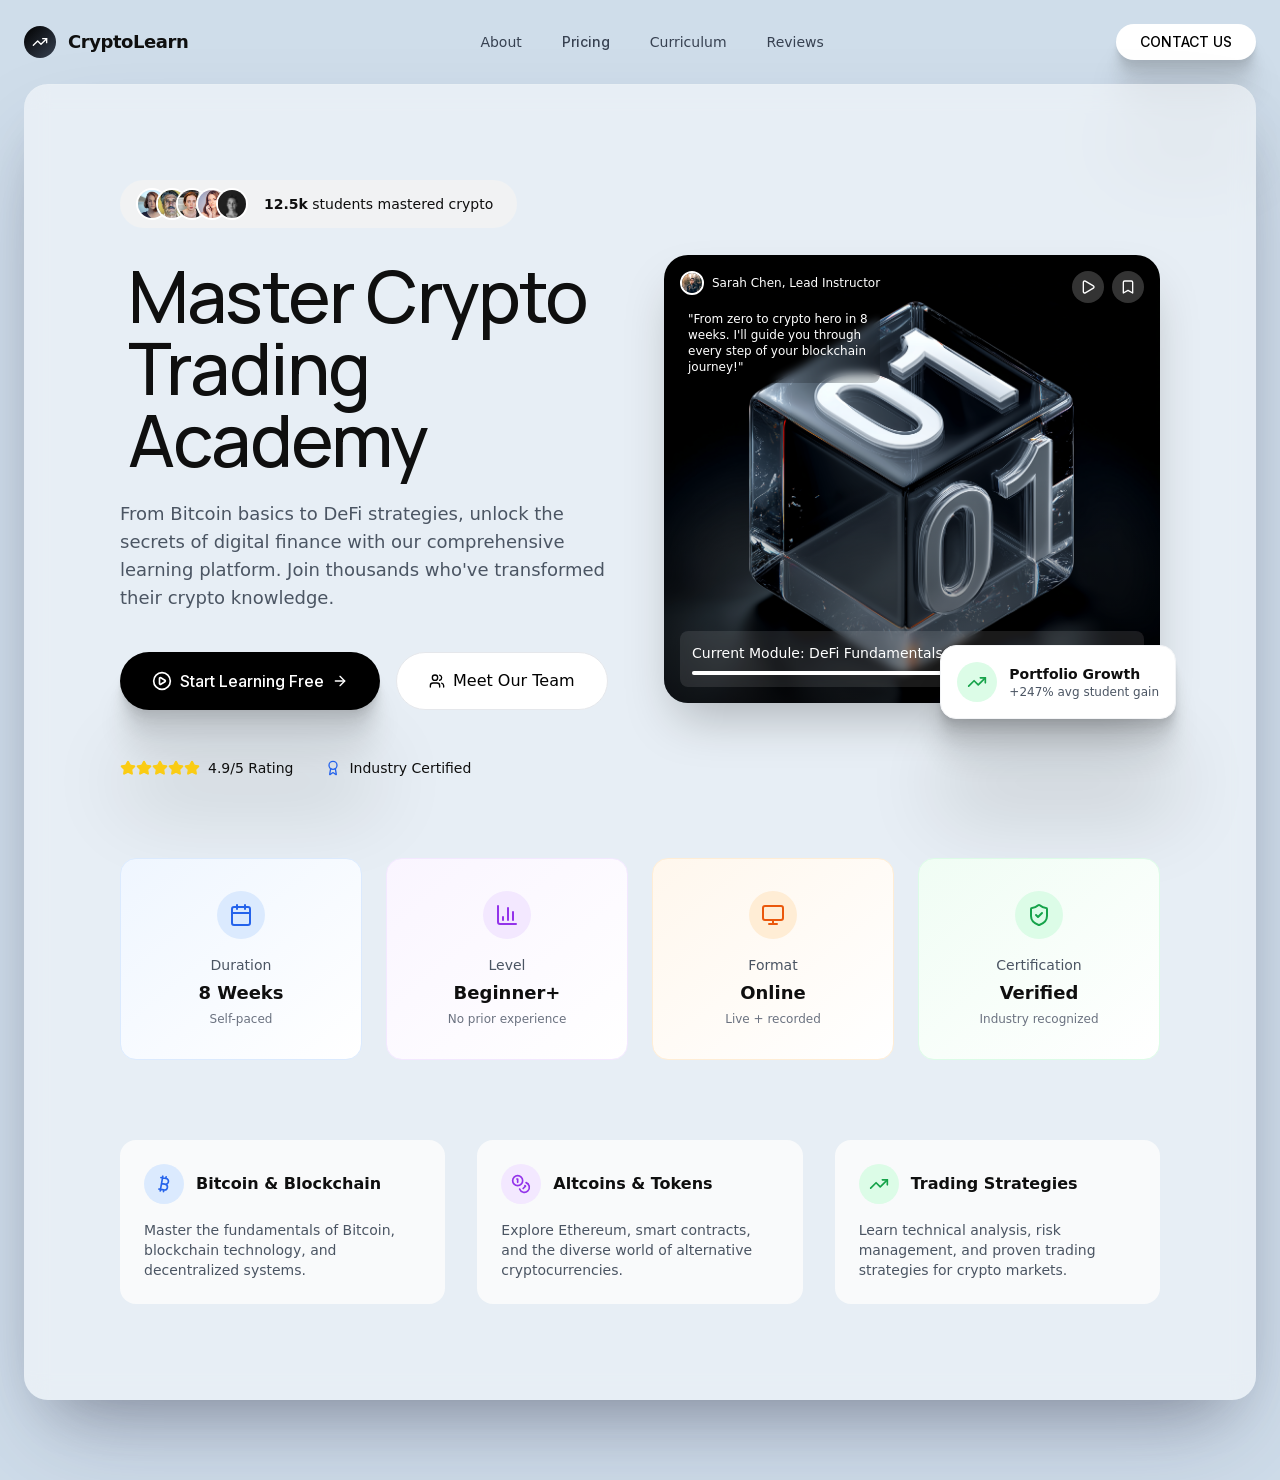
<file: assets/templates/hu169yr/index.html>
<html lang="en"><head><meta charset="utf-8"/>
<meta content="width=device-width, initial-scale=1.0" name="viewport"/>
<title>CryptoLearn Academy - Master Digital Finance</title>
<link href="https://fonts.googleapis.com" rel="preconnect"/>
<link crossorigin="" href="https://fonts.gstatic.com" rel="preconnect"/>
<link href="assets/css2_2832c0ff631d.css" rel="stylesheet"/>
<script src="assets/resource_3fa48481346f.js"></script>
<style>
body{font-family:'Inter',system-ui,-apple-system,BlinkMacSystemFont,'Segoe UI',Roboto,'Helvetica Neue',Arial,'Noto Sans',sans-serif}
.animate-fade-in { animation: fadeIn 0.8s ease-out forwards; opacity: 0; }
.animate-slide-up { animation: slideUp 0.8s ease-out forwards; opacity: 0; transform: translateY(20px); }
.animate-delay-200 { animation-delay: 0.2s; }
.animate-delay-400 { animation-delay: 0.4s; }
.animate-delay-600 { animation-delay: 0.6s; }
.animate-delay-800 { animation-delay: 0.8s; }
@keyframes fadeIn { to { opacity: 1; } }
@keyframes slideUp { to { opacity: 1; transform: translateY(0); } }
</style>
<link href="assets/css2_86e10c4bcbd4.css" id="all-fonts-link-font-geist" rel="stylesheet"/><style id="all-fonts-style-font-geist">.font-geist { font-family: 'Geist', sans-serif !important; }</style><link href="assets/css2_0fc20595ebff.css" id="all-fonts-link-font-roboto" rel="stylesheet"/><style id="all-fonts-style-font-roboto">.font-roboto { font-family: 'Roboto', sans-serif !important; }</style><link href="assets/css2_23afcbef9bdd.css" id="all-fonts-link-font-montserrat" rel="stylesheet"/><style id="all-fonts-style-font-montserrat">.font-montserrat { font-family: 'Montserrat', sans-serif !important; }</style><link href="assets/css2_82ced711bf49.css" id="all-fonts-link-font-poppins" rel="stylesheet"/><style id="all-fonts-style-font-poppins">.font-poppins { font-family: 'Poppins', sans-serif !important; }</style><link href="assets/css2_fa22aa91016e.css" id="all-fonts-link-font-playfair" rel="stylesheet"/><style id="all-fonts-style-font-playfair">.font-playfair { font-family: 'Playfair Display', serif !important; }</style><link href="assets/css2_2b2d87bc82d8.css" id="all-fonts-link-font-instrument-serif" rel="stylesheet"/><style id="all-fonts-style-font-instrument-serif">.font-instrument-serif { font-family: 'Instrument Serif', serif !important; }</style><link href="assets/css2_4fef849c83da.css" id="all-fonts-link-font-merriweather" rel="stylesheet"/><style id="all-fonts-style-font-merriweather">.font-merriweather { font-family: 'Merriweather', serif !important; }</style><link href="assets/css2_a7b22b336fe1.css" id="all-fonts-link-font-bricolage" rel="stylesheet"/><style id="all-fonts-style-font-bricolage">.font-bricolage { font-family: 'Bricolage Grotesque', sans-serif !important; }</style><link href="assets/css2_0b2072b66163.css" id="all-fonts-link-font-jakarta" rel="stylesheet"/><style id="all-fonts-style-font-jakarta">.font-jakarta { font-family: 'Plus Jakarta Sans', sans-serif !important; }</style><link href="assets/css2_9b8bf743d4a8.css" id="all-fonts-link-font-manrope" rel="stylesheet"/><style id="all-fonts-style-font-manrope">.font-manrope { font-family: 'Manrope', sans-serif !important; }</style><link href="assets/css2_8e191ef32247.css" id="all-fonts-link-font-space-grotesk" rel="stylesheet"/><style id="all-fonts-style-font-space-grotesk">.font-space-grotesk { font-family: 'Space Grotesk', sans-serif !important; }</style><link href="assets/css2_70fd47a02eed.css" id="all-fonts-link-font-work-sans" rel="stylesheet"/><style id="all-fonts-style-font-work-sans">.font-work-sans { font-family: 'Work Sans', sans-serif !important; }</style><link href="assets/css2_b52fc18295f8.css" id="all-fonts-link-font-pt-serif" rel="stylesheet"/><style id="all-fonts-style-font-pt-serif">.font-pt-serif { font-family: 'PT Serif', serif !important; }</style><link href="assets/css2_62759cd015bd.css" id="all-fonts-link-font-geist-mono" rel="stylesheet"/><style id="all-fonts-style-font-geist-mono">.font-geist-mono { font-family: 'Geist Mono', monospace !important; }</style><link href="assets/css2_f495c2faa2a6.css" id="all-fonts-link-font-space-mono" rel="stylesheet"/><style id="all-fonts-style-font-space-mono">.font-space-mono { font-family: 'Space Mono', monospace !important; }</style><link href="assets/css2_6f16cdd6fd9f.css" id="all-fonts-link-font-quicksand" rel="stylesheet"/><style id="all-fonts-style-font-quicksand">.font-quicksand { font-family: 'Quicksand', sans-serif !important; }</style><link href="assets/css2_94cb6f0c406a.css" id="all-fonts-link-font-nunito" rel="stylesheet"/><style id="all-fonts-style-font-nunito">.font-nunito { font-family: 'Nunito', sans-serif !important; }</style></head>
<body class="bg-[#cfddea] text-[#0f0f0f] antialiased"><div 0_0.png?w='800&amp;q=80");"' a55c302e-35a2-40d2-8ae8-1f2bc7f74192="" cdn.midjourney.com="" class="fixed top-0 w-full h-screen bg-cover bg-center -z-10" https:="" style="background-image: url("></div>
<header class="py-6 animate-fade-in">
<div class="mx-auto max-w-7xl px-6 flex items-center justify-between">
<a class="flex items-center gap-3 hover:opacity-80 transition-opacity" href="#">
<div class="w-8 h-8 bg-gradient-to-br rounded-full flex items-center justify-center from-black to-gray-700">
<svg class="lucide lucide-trending-up w-4 h-4 text-white" data-lucide="trending-up" fill="none" height="24" stroke="currentColor" stroke-linecap="round" stroke-linejoin="round" stroke-width="2" viewbox="0 0 24 24" width="24" xmlns="http://www.w3.org/2000/svg"><path d="M16 7h6v6"></path><path d="m22 7-8.5 8.5-5-5L2 17"></path></svg>
</div>
<span class="font-semibold text-lg tracking-tight font-sans">CryptoLearn</span>
</a>
<nav class="hidden md:flex items-center gap-10 text-sm font-medium">
<a class="transition-colors flex items-center gap-2 font-sans hover:text-black text-gray-700" href="#">
          
          About
        </a>
<a class="transition-colors flex items-center gap-2 hover:text-black text-gray-700" href="#" id="aura-emczd1r5y">
          
          Pricing
        </a>
<a class="transition-colors flex items-center gap-2 font-sans hover:text-black text-gray-700" href="#">
          
          Curriculum
        </a>
<a class="transition-colors flex items-center gap-2 font-sans hover:text-black text-gray-700" href="#">
          
          Reviews
        </a>
</nav>
<button class="hidden sm:inline-flex transition-all hover:shadow-md hover:bg-gray-100 text-sm font-medium text-black bg-white rounded-full pt-2 pr-6 pb-2 pl-6 shadow-[0_2.8px_2.2px_rgba(0,_0,_0,_0.034),_0_6.7px_5.3px_rgba(0,_0,_0,_0.048),_0_12.5px_10px_rgba(0,_0,_0,_0.06),_0_22.3px_17.9px_rgba(0,_0,_0,_0.072),_0_41.8px_33.4px_rgba(0,_0,_0,_0.086),_0_100px_80px_rgba(0,_0,_0,_0.12)] items-center justify-center">
        
        CONTACT US
      </button>
<button class="md:hidden p-2 rounded-lg transition-colors hover:bg-white/20">
<svg class="lucide lucide-menu w-6 h-6" data-lucide="menu" fill="none" height="24" stroke="currentColor" stroke-linecap="round" stroke-linejoin="round" stroke-width="2" viewbox="0 0 24 24" width="24" xmlns="http://www.w3.org/2000/svg"><path d="M4 12h16"></path><path d="M4 18h16"></path><path d="M4 6h16"></path></svg>
</button>
</div>
</header>
<main class="">
<section class="mx-auto max-w-7xl px-6 pb-20">
<div class="md:rounded-3xl md:p-16 lg:p-24 overflow-hidden bg-white/50 rounded-b-3xl pt-8 pr-8 pb-8 pl-8 shadow-[rgba(255,_255,_255,_0.1)_0px_1px_1px_0px_inset,_rgba(50,_50,_93,_0.25)_0px_50px_100px_-20px,_rgba(0,_0,_0,_0.3)_0px_30px_60px_-30px] backdrop-blur-md">
<div class="grid lg:grid-cols-2 gap-12 items-center">
<div class="">
<div class="flex items-center bg-[#f1f2f3] rounded-full pl-4 pr-6 py-2 w-max mb-8 animate-slide-up">
<div class="flex -space-x-3">
<img alt="Student" class="w-8 h-8 rounded-full border-2 object-cover border-white" src="assets/photo-1438761681033-6461ffad8d_f5d31a76ce5d.jpg" style=""/>
<img alt="Student" class="w-8 h-8 rounded-full border-2 object-cover border-white" src="assets/photo-1468218457742-ee484fe2fe_365e7d3b52b6.jpg" style=""/>
<img alt="Student" class="w-8 h-8 rounded-full border-2 object-cover border-white" src="assets/photo-1573140247632-f8fd74997d_8ce99a244bdd.jpg" style=""/>
<img alt="Student" class="w-8 h-8 rounded-full border-2 object-cover border-white" src="assets/photo-1509967419530-da38b4704b_d04fd7c3e57e.jpg" style=""/>
<img alt="Student" class="w-8 h-8 rounded-full border-2 object-cover border-white" src="assets/photo-1506863530036-1efeddceb9_147b821a3c98.jpg" style=""/>
</div>
<span class="ml-4 text-sm font-medium font-sans">
<span class="font-semibold font-sans">12.5k</span> students mastered crypto
              </span>
</div>
<h1 class="sm:text-5xl lg:text-7xl leading-tight animate-slide-up animate-delay-200 text-4xl font-medium tracking-tight font-manrope mt-2 mr-2 mb-2 ml-2">Master Crypto Trading Academy<br class="hidden sm:block"/></h1>
<p class="sm:text-lg max-w-xl animate-slide-up animate-delay-400 text-base mt-6 font-sans text-gray-600">
              From Bitcoin basics to DeFi strategies, unlock the secrets of digital finance with our comprehensive learning platform. Join thousands who've transformed their crypto knowledge.
            </p>
<div class="mt-10 flex flex-col sm:flex-row gap-4 animate-slide-up animate-delay-600">
<a class="inline-flex items-center justify-center gap-2 transition-all hover:scale-105 hover:shadow-lg hover:bg-gray-900 font-medium text-white bg-black rounded-full pt-4 pr-8 pb-4 pl-8 shadow-[0_2.8px_2.2px_rgba(0,_0,_0,_0.034),_0_6.7px_5.3px_rgba(0,_0,_0,_0.048),_0_12.5px_10px_rgba(0,_0,_0,_0.06),_0_22.3px_17.9px_rgba(0,_0,_0,_0.072),_0_41.8px_33.4px_rgba(0,_0,_0,_0.086),_0_100px_80px_rgba(0,_0,_0,_0.12)]" href="#">
<svg class="lucide lucide-play-circle w-5 h-5" data-lucide="play-circle" fill="none" height="24" stroke="currentColor" stroke-linecap="round" stroke-linejoin="round" stroke-width="2" viewbox="0 0 24 24" width="24" xmlns="http://www.w3.org/2000/svg"><circle cx="12" cy="12" r="10"></circle><polygon points="10 8 16 12 10 16 10 8"></polygon></svg>
                Start Learning Free
                <svg class="lucide lucide-arrow-right w-4 h-4" data-lucide="arrow-right" fill="none" height="24" stroke="currentColor" stroke-linecap="round" stroke-linejoin="round" stroke-width="2" viewbox="0 0 24 24" width="24" xmlns="http://www.w3.org/2000/svg"><path d="M5 12h14"></path><path d="m12 5 7 7-7 7"></path></svg>
</a>
<a class="inline-flex items-center justify-center gap-2 font-medium px-8 py-4 rounded-full border transition-all hover:shadow-md font-sans bg-white hover:bg-gray-100 text-black border-gray-200" href="#">
<svg class="lucide lucide-users w-4 h-4" data-lucide="users" fill="none" height="24" stroke="currentColor" stroke-linecap="round" stroke-linejoin="round" stroke-width="2" viewbox="0 0 24 24" width="24" xmlns="http://www.w3.org/2000/svg"><path d="M16 21v-2a4 4 0 0 0-4-4H6a4 4 0 0 0-4 4v2"></path><path d="M16 3.128a4 4 0 0 1 0 7.744"></path><path d="M22 21v-2a4 4 0 0 0-3-3.87"></path><circle cx="9" cy="7" r="4"></circle></svg>
                Meet Our Team
              </a>
</div>
<div class="mt-12 flex items-center gap-8 animate-slide-up animate-delay-800">
<div class="flex items-center gap-2">
<div class="flex text-yellow-400">
<svg class="lucide lucide-star w-4 h-4 fill-current" data-lucide="star" fill="none" height="24" stroke="currentColor" stroke-linecap="round" stroke-linejoin="round" stroke-width="2" viewbox="0 0 24 24" width="24" xmlns="http://www.w3.org/2000/svg"><path d="M11.525 2.295a.53.53 0 0 1 .95 0l2.31 4.679a2.123 2.123 0 0 0 1.595 1.16l5.166.756a.53.53 0 0 1 .294.904l-3.736 3.638a2.123 2.123 0 0 0-.611 1.878l.882 5.14a.53.53 0 0 1-.771.56l-4.618-2.428a2.122 2.122 0 0 0-1.973 0L6.396 21.01a.53.53 0 0 1-.77-.56l.881-5.139a2.122 2.122 0 0 0-.611-1.879L2.16 9.795a.53.53 0 0 1 .294-.906l5.165-.755a2.122 2.122 0 0 0 1.597-1.16z"></path></svg>
<svg class="lucide lucide-star w-4 h-4 fill-current" data-lucide="star" fill="none" height="24" stroke="currentColor" stroke-linecap="round" stroke-linejoin="round" stroke-width="2" viewbox="0 0 24 24" width="24" xmlns="http://www.w3.org/2000/svg"><path d="M11.525 2.295a.53.53 0 0 1 .95 0l2.31 4.679a2.123 2.123 0 0 0 1.595 1.16l5.166.756a.53.53 0 0 1 .294.904l-3.736 3.638a2.123 2.123 0 0 0-.611 1.878l.882 5.14a.53.53 0 0 1-.771.56l-4.618-2.428a2.122 2.122 0 0 0-1.973 0L6.396 21.01a.53.53 0 0 1-.77-.56l.881-5.139a2.122 2.122 0 0 0-.611-1.879L2.16 9.795a.53.53 0 0 1 .294-.906l5.165-.755a2.122 2.122 0 0 0 1.597-1.16z"></path></svg>
<svg class="lucide lucide-star w-4 h-4 fill-current" data-lucide="star" fill="none" height="24" stroke="currentColor" stroke-linecap="round" stroke-linejoin="round" stroke-width="2" viewbox="0 0 24 24" width="24" xmlns="http://www.w3.org/2000/svg"><path d="M11.525 2.295a.53.53 0 0 1 .95 0l2.31 4.679a2.123 2.123 0 0 0 1.595 1.16l5.166.756a.53.53 0 0 1 .294.904l-3.736 3.638a2.123 2.123 0 0 0-.611 1.878l.882 5.14a.53.53 0 0 1-.771.56l-4.618-2.428a2.122 2.122 0 0 0-1.973 0L6.396 21.01a.53.53 0 0 1-.77-.56l.881-5.139a2.122 2.122 0 0 0-.611-1.879L2.16 9.795a.53.53 0 0 1 .294-.906l5.165-.755a2.122 2.122 0 0 0 1.597-1.16z"></path></svg>
<svg class="lucide lucide-star w-4 h-4 fill-current" data-lucide="star" fill="none" height="24" stroke="currentColor" stroke-linecap="round" stroke-linejoin="round" stroke-width="2" viewbox="0 0 24 24" width="24" xmlns="http://www.w3.org/2000/svg"><path d="M11.525 2.295a.53.53 0 0 1 .95 0l2.31 4.679a2.123 2.123 0 0 0 1.595 1.16l5.166.756a.53.53 0 0 1 .294.904l-3.736 3.638a2.123 2.123 0 0 0-.611 1.878l.882 5.14a.53.53 0 0 1-.771.56l-4.618-2.428a2.122 2.122 0 0 0-1.973 0L6.396 21.01a.53.53 0 0 1-.77-.56l.881-5.139a2.122 2.122 0 0 0-.611-1.879L2.16 9.795a.53.53 0 0 1 .294-.906l5.165-.755a2.122 2.122 0 0 0 1.597-1.16z"></path></svg>
<svg class="lucide lucide-star w-4 h-4 fill-current" data-lucide="star" fill="none" height="24" stroke="currentColor" stroke-linecap="round" stroke-linejoin="round" stroke-width="2" viewbox="0 0 24 24" width="24" xmlns="http://www.w3.org/2000/svg"><path d="M11.525 2.295a.53.53 0 0 1 .95 0l2.31 4.679a2.123 2.123 0 0 0 1.595 1.16l5.166.756a.53.53 0 0 1 .294.904l-3.736 3.638a2.123 2.123 0 0 0-.611 1.878l.882 5.14a.53.53 0 0 1-.771.56l-4.618-2.428a2.122 2.122 0 0 0-1.973 0L6.396 21.01a.53.53 0 0 1-.77-.56l.881-5.139a2.122 2.122 0 0 0-.611-1.879L2.16 9.795a.53.53 0 0 1 .294-.906l5.165-.755a2.122 2.122 0 0 0 1.597-1.16z"></path></svg>
</div>
<span class="text-sm font-medium font-sans">4.9/5 Rating</span>
</div>
<div class="flex items-center gap-2">
<svg class="lucide lucide-award w-4 h-4 text-blue-600" data-lucide="award" fill="none" height="24" stroke="currentColor" stroke-linecap="round" stroke-linejoin="round" stroke-width="2" viewbox="0 0 24 24" width="24" xmlns="http://www.w3.org/2000/svg"><path d="m15.477 12.89 1.515 8.526a.5.5 0 0 1-.81.47l-3.58-2.687a1 1 0 0 0-1.197 0l-3.586 2.686a.5.5 0 0 1-.81-.469l1.514-8.526"></path><circle cx="12" cy="8" r="6"></circle></svg>
<span class="text-sm font-medium font-sans">Industry Certified</span>
</div>
</div>
</div>
<div class="relative animate-slide-up animate-delay-400">
<div class="relative rounded-3xl overflow-hidden h-80 sm:h-[28rem] shadow-2xl">
<img alt="Crypto trading dashboard" class="absolute inset-0 w-full h-full object-cover" src="assets/0_0_82895850bc29.png" style=""/>
<div class="absolute inset-0 bg-gradient-to-t via-transparent to-transparent from-black/60"></div>
<div class="absolute top-4 left-4 text-white">
<div class="flex items-center gap-2 mb-2">
<img alt="Instructor" class="w-6 h-6 rounded-full border-2 object-cover border-white" src="assets/photo-1492562080023-ab3db95bfb_411f337addb5.jpg" style=""/>
<span class="text-xs font-medium font-sans">Sarah Chen, Lead Instructor</span>
</div>
<p class="text-xs leading-4 max-w-[200px] backdrop-blur-sm rounded-lg p-2 font-sans bg-black/20">
                  "From zero to crypto hero in 8 weeks. I'll guide you through every step of your blockchain journey!"
                </p>
</div>
<div class="absolute top-4 right-4 flex gap-2">
<button class="backdrop-blur-sm rounded-full p-2 transition-colors bg-white/20 hover:bg-white/30">
<svg class="lucide lucide-play w-4 h-4 text-white" data-lucide="play" fill="none" height="24" stroke="currentColor" stroke-linecap="round" stroke-linejoin="round" stroke-width="2" viewbox="0 0 24 24" width="24" xmlns="http://www.w3.org/2000/svg"><polygon points="6 3 20 12 6 21 6 3"></polygon></svg>
</button>
<button class="backdrop-blur-sm rounded-full p-2 transition-colors bg-white/20 hover:bg-white/30">
<svg class="lucide lucide-bookmark w-4 h-4 text-white" data-lucide="bookmark" fill="none" height="24" stroke="currentColor" stroke-linecap="round" stroke-linejoin="round" stroke-width="2" viewbox="0 0 24 24" width="24" xmlns="http://www.w3.org/2000/svg"><path d="m19 21-7-4-7 4V5a2 2 0 0 1 2-2h10a2 2 0 0 1 2 2v16z"></path></svg>
</button>
</div>
<div class="absolute bottom-4 left-4 right-4">
<div class="backdrop-blur-sm rounded-lg p-3 bg-white/10">
<div class="flex items-center justify-between text-sm text-white">
<span class="font-sans">Current Module: DeFi Fundamentals</span>
<span class="flex items-center gap-1 font-sans">
<svg class="lucide lucide-clock w-3 h-3" data-lucide="clock" fill="none" height="24" stroke="currentColor" stroke-linecap="round" stroke-linejoin="round" stroke-width="2" viewbox="0 0 24 24" width="24" xmlns="http://www.w3.org/2000/svg"><path d="M12 6v6l4 2"></path><circle cx="12" cy="12" r="10"></circle></svg>
                      24 min
                    </span>
</div>
<div class="mt-2 rounded-full h-1 bg-white/20">
<div class="rounded-full h-1 w-2/3 bg-white"></div>
</div>
</div>
</div>
</div>
<div class="absolute -bottom-4 -right-4 bg-white border-gray-100 border rounded-2xl pt-4 pr-4 pb-4 pl-4 shadow-[0_2.8px_2.2px_rgba(0,_0,_0,_0.034),_0_6.7px_5.3px_rgba(0,_0,_0,_0.048),_0_12.5px_10px_rgba(0,_0,_0,_0.06),_0_22.3px_17.9px_rgba(0,_0,_0,_0.072),_0_41.8px_33.4px_rgba(0,_0,_0,_0.086),_0_100px_80px_rgba(0,_0,_0,_0.12)]">
<div class="flex items-center gap-3">
<div class="w-10 h-10 rounded-full flex items-center justify-center bg-green-100">
<svg class="lucide lucide-trending-up w-5 h-5 text-green-600" data-lucide="trending-up" fill="none" height="24" stroke="currentColor" stroke-linecap="round" stroke-linejoin="round" stroke-width="2" viewbox="0 0 24 24" width="24" xmlns="http://www.w3.org/2000/svg"><path d="M16 7h6v6"></path><path d="m22 7-8.5 8.5-5-5L2 17"></path></svg>
</div>
<div class="">
<p class="text-sm font-semibold font-sans">Portfolio Growth</p>
<p class="text-xs font-sans text-gray-600">+247% avg student gain</p>
</div>
</div>
</div>
</div>
</div>
<div class="mt-20 grid sm:grid-cols-2 lg:grid-cols-4 gap-6">
<div class="flex flex-col items-center bg-gradient-to-br border rounded-2xl px-6 py-8 hover:shadow-lg transition-all animate-slide-up animate-delay-200 from-blue-50 to-white border-blue-100">
<div class="w-12 h-12 rounded-full flex items-center justify-center mb-4 bg-blue-100">
<svg class="lucide lucide-calendar w-6 h-6 text-blue-600" data-lucide="calendar" fill="none" height="24" stroke="currentColor" stroke-linecap="round" stroke-linejoin="round" stroke-width="2" viewbox="0 0 24 24" width="24" xmlns="http://www.w3.org/2000/svg"><path d="M8 2v4"></path><path d="M16 2v4"></path><rect height="18" rx="2" width="18" x="3" y="4"></rect><path d="M3 10h18"></path></svg>
</div>
<span class="text-sm mb-1 font-sans text-gray-600">Duration</span>
<span class="font-semibold text-lg font-sans">8 Weeks</span>
<span class="text-xs text-gray-500 mt-1 font-sans">Self-paced</span>
</div>
<div class="flex flex-col items-center bg-gradient-to-br border rounded-2xl px-6 py-8 hover:shadow-lg transition-all animate-slide-up animate-delay-400 from-purple-50 to-white border-purple-100">
<div class="w-12 h-12 rounded-full flex items-center justify-center mb-4 bg-purple-100">
<svg class="lucide lucide-bar-chart-3 w-6 h-6 text-purple-600" data-lucide="bar-chart-3" fill="none" height="24" stroke="currentColor" stroke-linecap="round" stroke-linejoin="round" stroke-width="2" viewbox="0 0 24 24" width="24" xmlns="http://www.w3.org/2000/svg"><path d="M3 3v16a2 2 0 0 0 2 2h16"></path><path d="M18 17V9"></path><path d="M13 17V5"></path><path d="M8 17v-3"></path></svg>
</div>
<span class="text-sm mb-1 font-sans text-gray-600">Level</span>
<span class="font-semibold text-lg font-sans">Beginner+</span>
<span class="text-xs text-gray-500 mt-1 font-sans">No prior experience</span>
</div>
<div class="flex flex-col hover:shadow-lg transition-all animate-slide-up animate-delay-600 bg-gradient-to-br from-orange-50 to-white border-orange-100 border rounded-2xl pt-8 pr-6 pb-8 pl-6 items-center">
<div class="w-12 h-12 rounded-full flex items-center justify-center mb-4 bg-orange-100">
<svg class="lucide lucide-monitor w-6 h-6 text-orange-600" data-lucide="monitor" fill="none" height="24" stroke="currentColor" stroke-linecap="round" stroke-linejoin="round" stroke-width="2" viewbox="0 0 24 24" width="24" xmlns="http://www.w3.org/2000/svg"><rect height="14" rx="2" width="20" x="2" y="3"></rect><line x1="8" x2="16" y1="21" y2="21"></line><line x1="12" x2="12" y1="17" y2="21"></line></svg>
</div>
<span class="text-sm mb-1 font-sans text-gray-600">Format</span>
<span class="font-semibold text-lg font-sans">Online</span>
<span class="text-xs text-gray-500 mt-1 font-sans">Live + recorded</span>
</div>
<div class="flex flex-col items-center bg-gradient-to-br border rounded-2xl px-6 py-8 hover:shadow-lg transition-all animate-slide-up animate-delay-800 from-green-50 to-white border-green-100">
<div class="w-12 h-12 rounded-full flex items-center justify-center mb-4 bg-green-100">
<svg class="lucide lucide-shield-check w-6 h-6 text-green-600" data-lucide="shield-check" fill="none" height="24" stroke="currentColor" stroke-linecap="round" stroke-linejoin="round" stroke-width="2" viewbox="0 0 24 24" width="24" xmlns="http://www.w3.org/2000/svg"><path d="M20 13c0 5-3.5 7.5-7.66 8.95a1 1 0 0 1-.67-.01C7.5 20.5 4 18 4 13V6a1 1 0 0 1 1-1c2 0 4.5-1.2 6.24-2.72a1.17 1.17 0 0 1 1.52 0C14.51 3.81 17 5 19 5a1 1 0 0 1 1 1z"></path><path d="m9 12 2 2 4-4"></path></svg>
</div>
<span class="text-sm mb-1 font-sans text-gray-600">Certification</span>
<span class="font-semibold text-lg font-sans">Verified</span>
<span class="text-xs text-gray-500 mt-1 font-sans">Industry recognized</span>
</div>
</div>
<div class="mt-20 grid md:grid-cols-2 lg:grid-cols-3 gap-8">
<div class="rounded-2xl p-6 transition-colors animate-slide-up animate-delay-200 bg-gray-50 hover:bg-gray-100">
<div class="flex items-center gap-3 mb-4">
<div class="w-10 h-10 rounded-full flex items-center justify-center bg-blue-100">
<svg class="lucide lucide-bitcoin w-5 h-5 text-blue-600" data-lucide="bitcoin" fill="none" height="24" stroke="currentColor" stroke-linecap="round" stroke-linejoin="round" stroke-width="2" viewbox="0 0 24 24" width="24" xmlns="http://www.w3.org/2000/svg"><path d="M11.767 19.089c4.924.868 6.14-6.025 1.216-6.894m-1.216 6.894L5.86 18.047m5.908 1.042-.347 1.97m1.563-8.864c4.924.869 6.14-6.025 1.215-6.893m-1.215 6.893-3.94-.694m5.155-6.2L8.29 4.26m5.908 1.042.348-1.97M7.48 20.364l3.126-17.727"></path></svg>
</div>
<h3 class="font-semibold font-sans">Bitcoin &amp; Blockchain</h3>
</div>
<p class="text-sm font-sans text-gray-600">Master the fundamentals of Bitcoin, blockchain technology, and decentralized systems.</p>
</div>
<div class="rounded-2xl p-6 transition-colors animate-slide-up animate-delay-400 bg-gray-50 hover:bg-gray-100">
<div class="flex items-center gap-3 mb-4">
<div class="w-10 h-10 rounded-full flex items-center justify-center bg-purple-100">
<svg class="lucide lucide-coins w-5 h-5 text-purple-600" data-lucide="coins" fill="none" height="24" stroke="currentColor" stroke-linecap="round" stroke-linejoin="round" stroke-width="2" viewbox="0 0 24 24" width="24" xmlns="http://www.w3.org/2000/svg"><circle cx="8" cy="8" r="6"></circle><path d="M18.09 10.37A6 6 0 1 1 10.34 18"></path><path d="M7 6h1v4"></path><path d="m16.71 13.88.7.71-2.82 2.82"></path></svg>
</div>
<h3 class="font-semibold font-sans">Altcoins &amp; Tokens</h3>
</div>
<p class="text-sm font-sans text-gray-600">Explore Ethereum, smart contracts, and the diverse world of alternative cryptocurrencies.</p>
</div>
<div class="rounded-2xl p-6 transition-colors animate-slide-up animate-delay-600 bg-gray-50 hover:bg-gray-100">
<div class="flex items-center gap-3 mb-4">
<div class="w-10 h-10 rounded-full flex items-center justify-center bg-green-100">
<svg class="lucide lucide-trending-up w-5 h-5 text-green-600" data-lucide="trending-up" fill="none" height="24" stroke="currentColor" stroke-linecap="round" stroke-linejoin="round" stroke-width="2" viewbox="0 0 24 24" width="24" xmlns="http://www.w3.org/2000/svg"><path d="M16 7h6v6"></path><path d="m22 7-8.5 8.5-5-5L2 17"></path></svg>
</div>
<h3 class="font-semibold font-sans">Trading Strategies</h3>
</div>
<p class="text-sm font-sans text-gray-600">Learn technical analysis, risk management, and proven trading strategies for crypto markets.</p>
</div>
</div>
</div>
</section>
</main>
<script src="assets/lucide_latest_2eebd0ebe8c2.js"></script>
<script>
  lucide.createIcons();
</script>
<script data-img-fallback-handler="">!function(){var f=["https://hoirqrkdgbmvpwutwuwj.supabase.co/storage/v1/object/public/assets/assets/917d6f93-fb36-439a-8c48-884b67b35381_1600w.jpg","https://hoirqrkdgbmvpwutwuwj.supabase.co/storage/v1/object/public/assets/assets/4734259a-bad7-422f-981e-ce01e79184f2_1600w.jpg","https://hoirqrkdgbmvpwutwuwj.supabase.co/storage/v1/object/public/assets/assets/c543a9e1-f226-4ced-80b0-feb8445a75b9_1600w.jpg","https://hoirqrkdgbmvpwutwuwj.supabase.co/storage/v1/object/public/assets/assets/5bab247f-35d9-400d-a82b-fd87cfe913d2_1600w.webp","https://hoirqrkdgbmvpwutwuwj.supabase.co/storage/v1/object/public/assets/assets/30104e3c-5eea-4b93-93e9-5313698a7156_1600w.webp"],h=new Set;function g(s){for(var x=0,i=0;i<s.length;i++)x=(x<<5)-x+s.charCodeAt(i)|0;return f[Math.abs(x)%f.length]}function r(t){var s=t.src;if(s&&!h.has(s)){h.add(s);t.src=g(s)}}window.addEventListener("error",function(e){var t=e.target;if(t&&t.tagName==="IMG")r(t)},!0);function c(){document.querySelectorAll("img").forEach(function(i){if(i.complete&&!i.naturalWidth&&i.src)r(i)})}if(document.readyState==="loading")document.addEventListener("DOMContentLoaded",c);else c()}()</script></body></html>
</file>
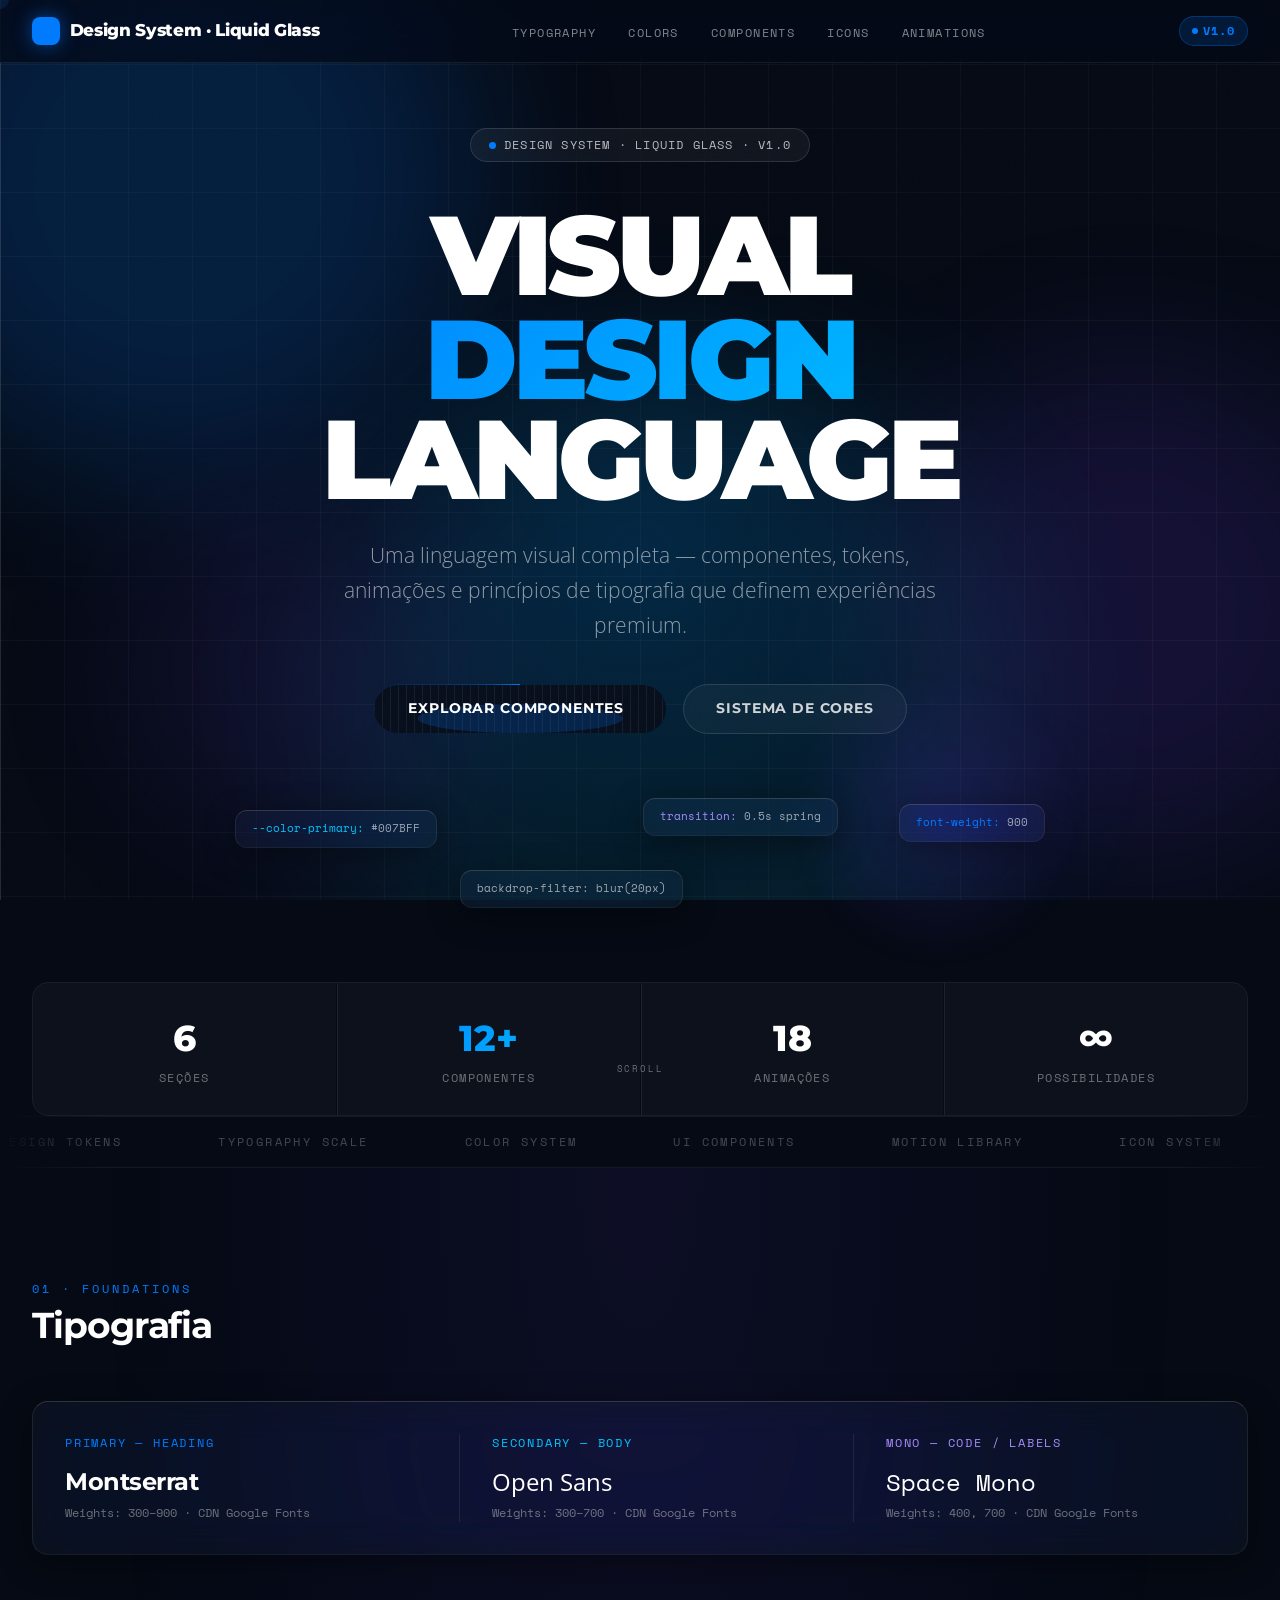
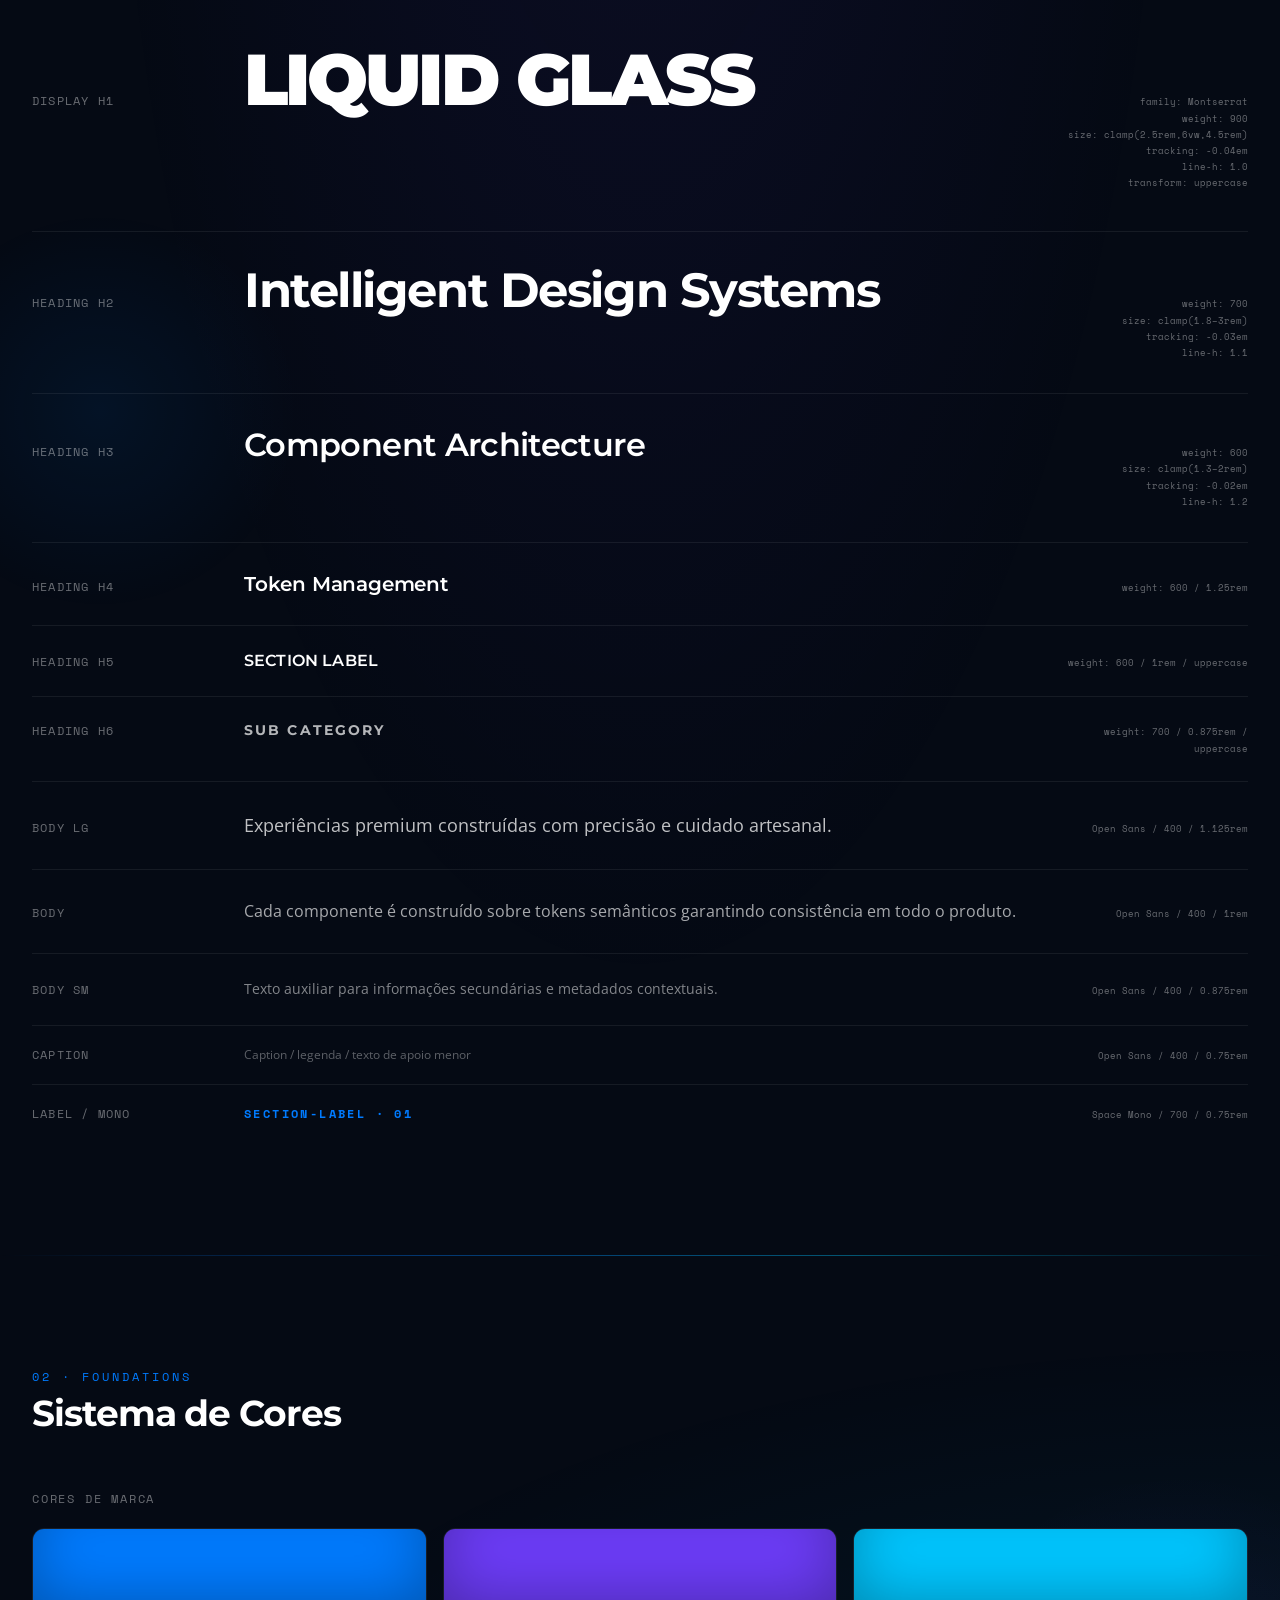
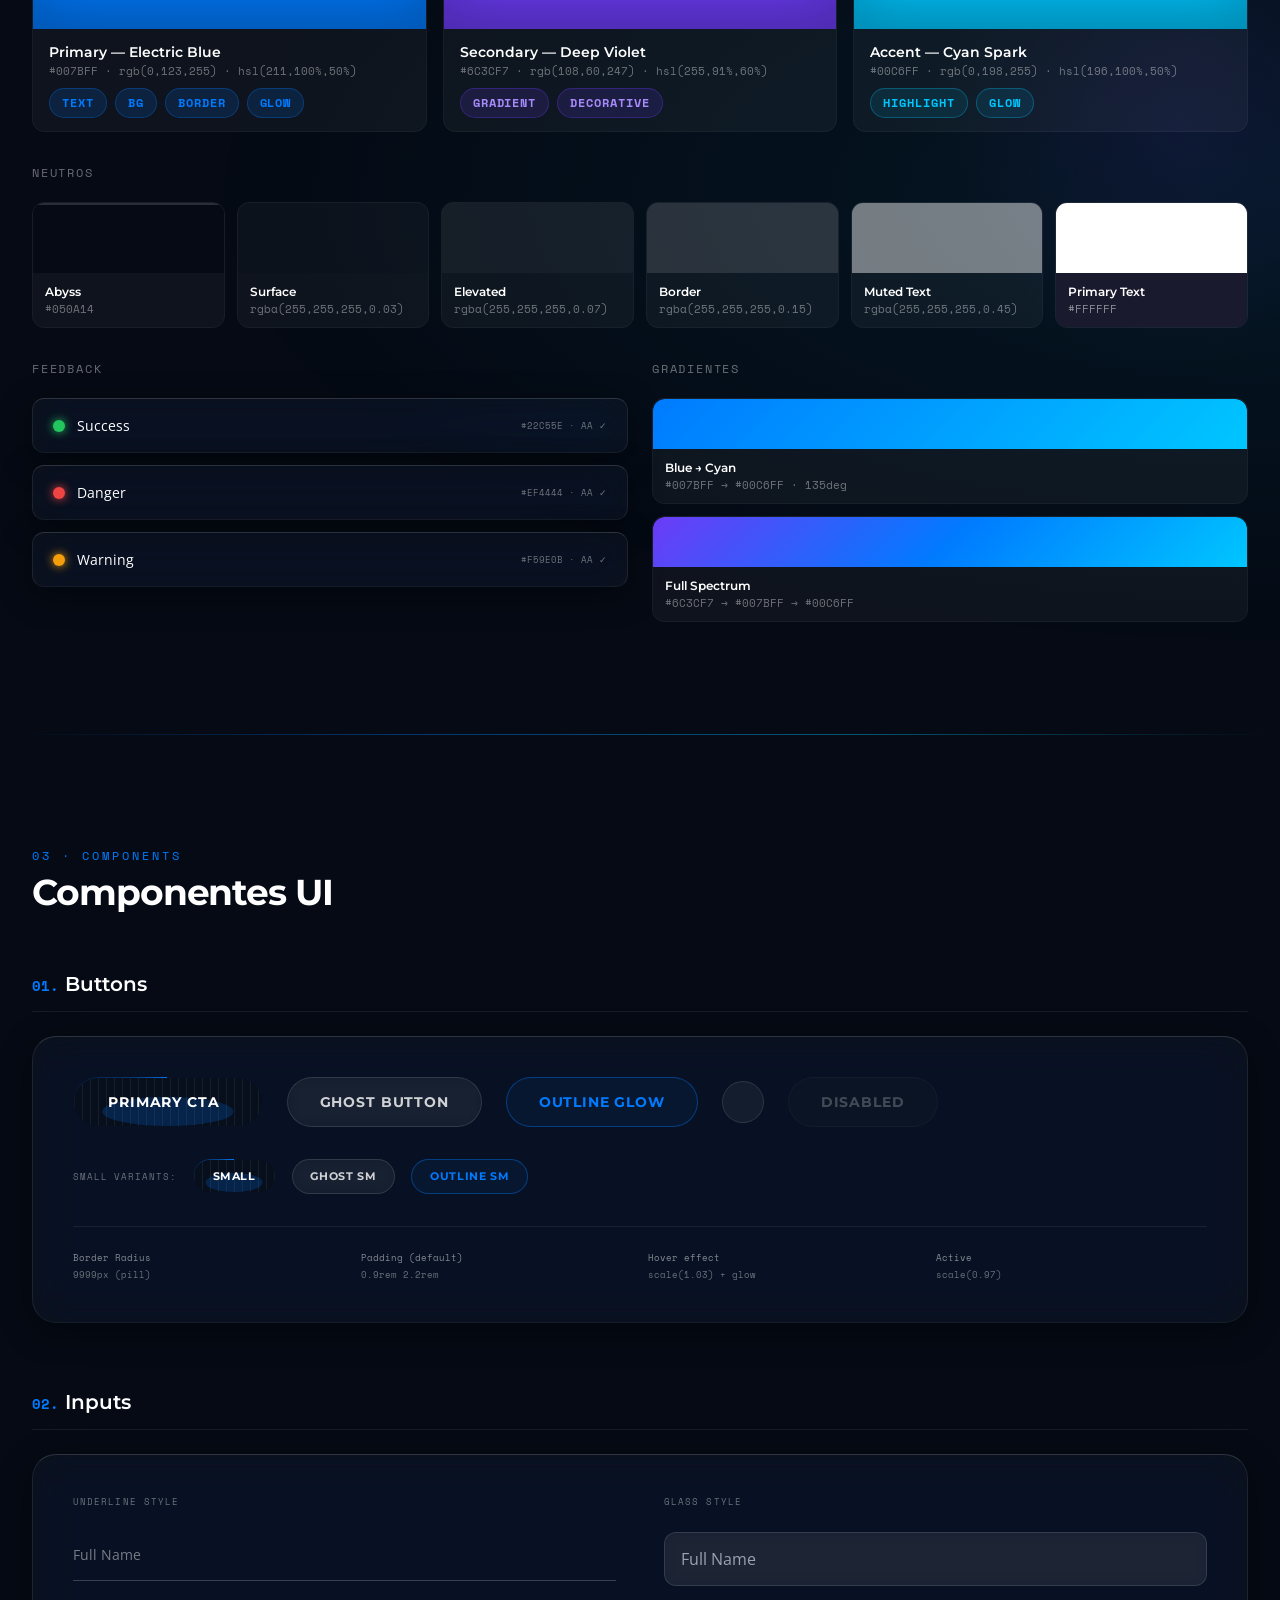
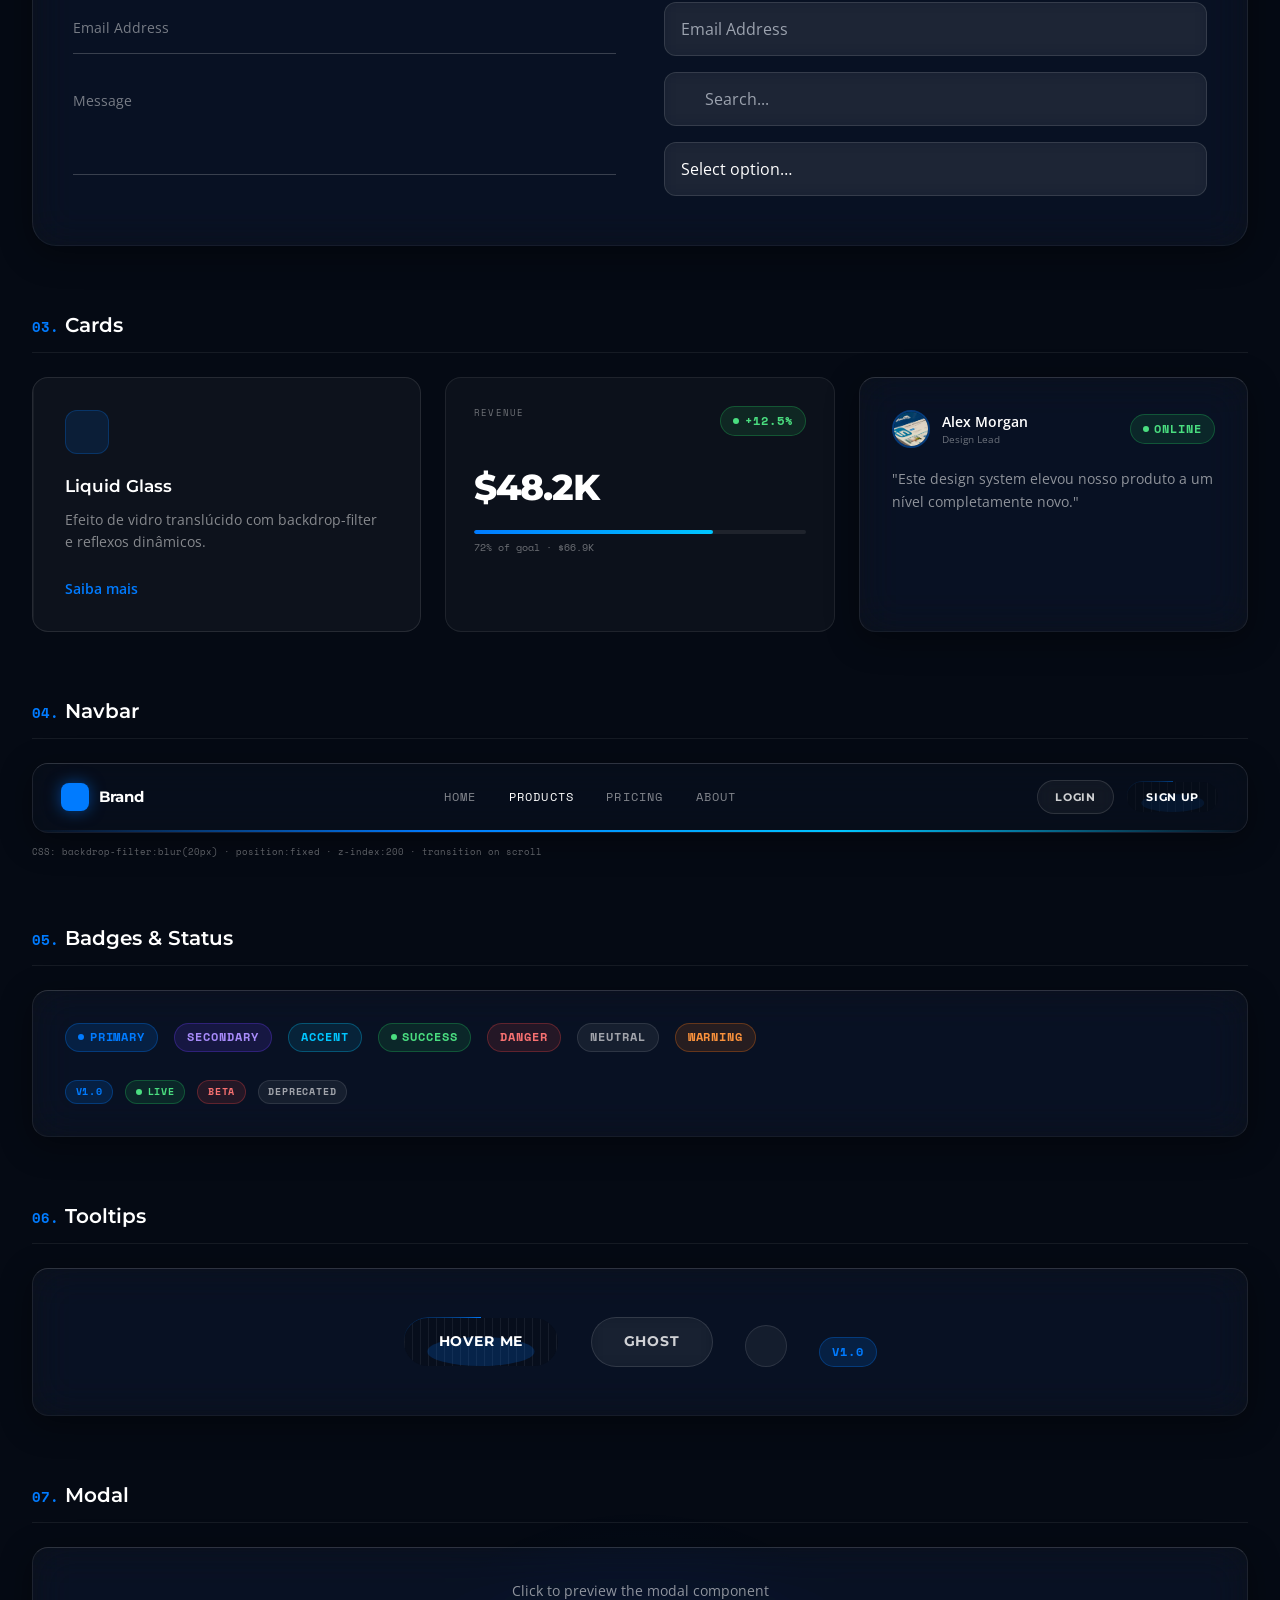
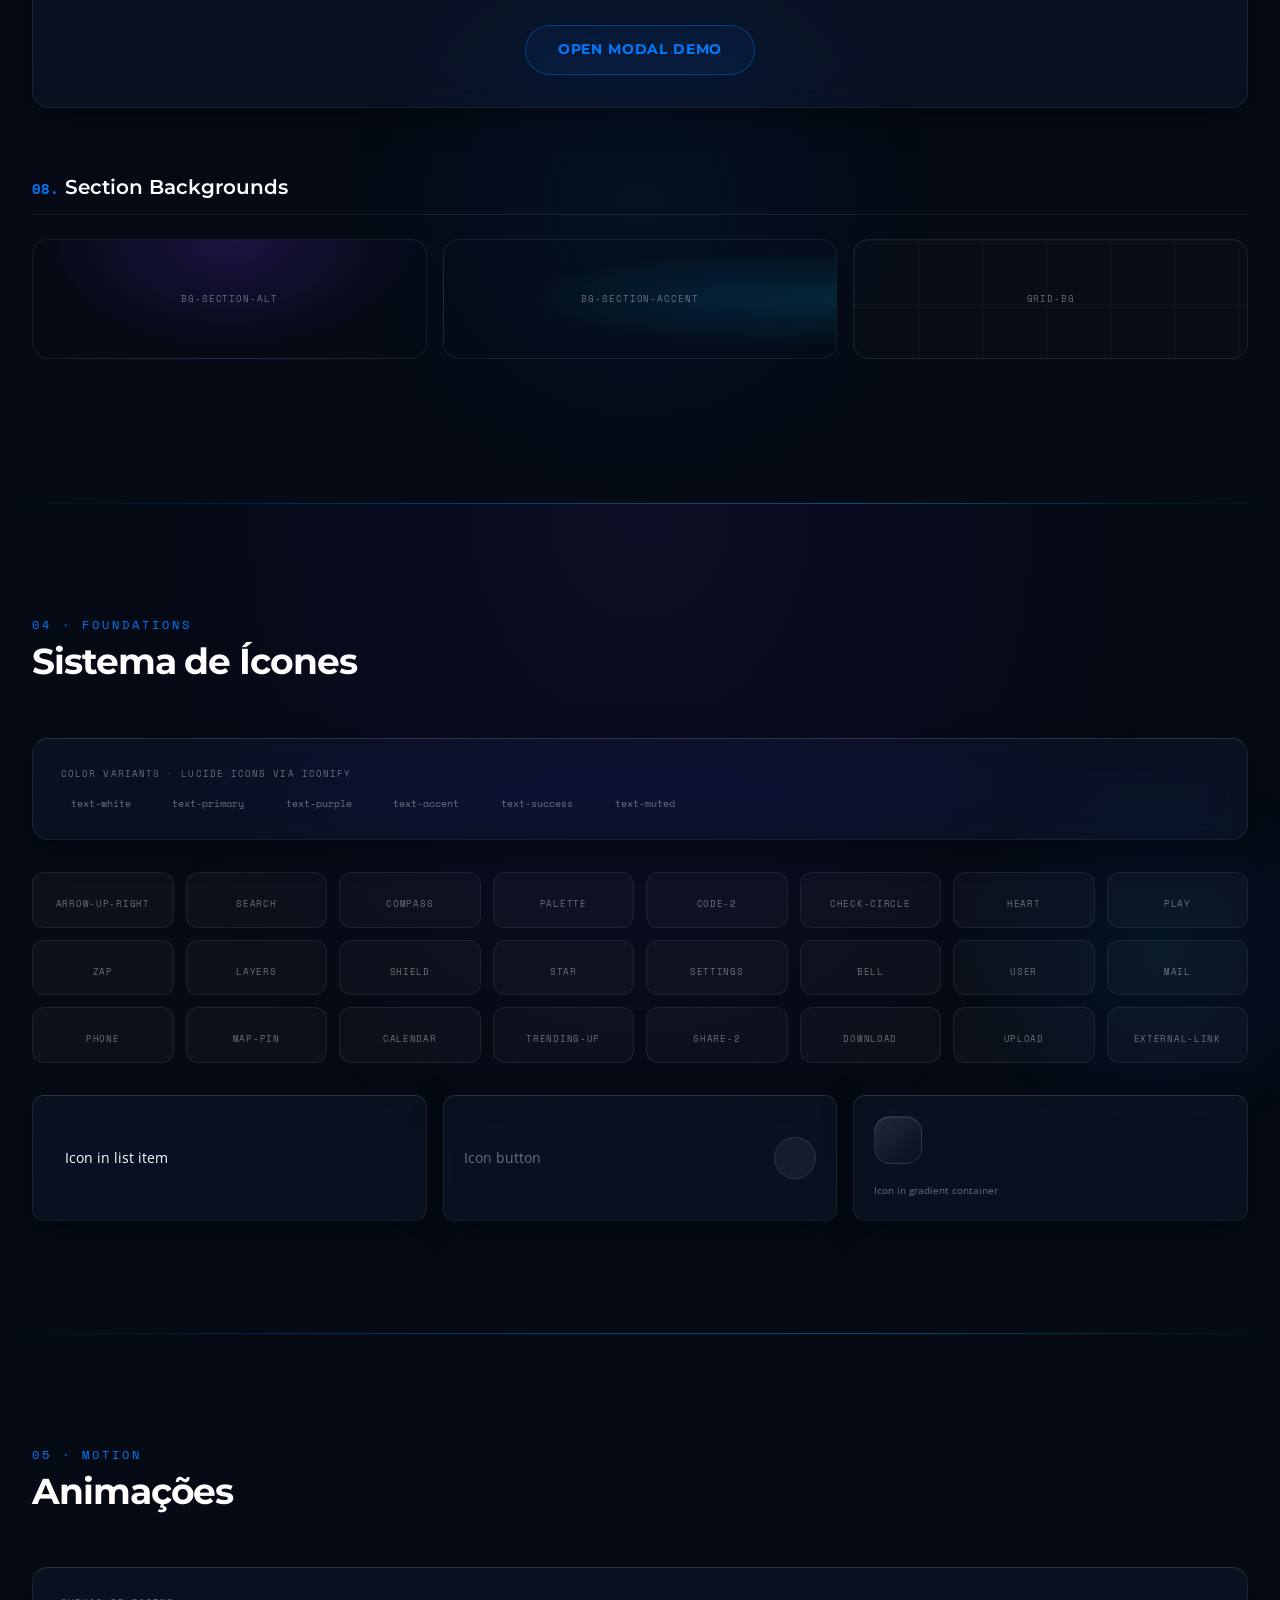
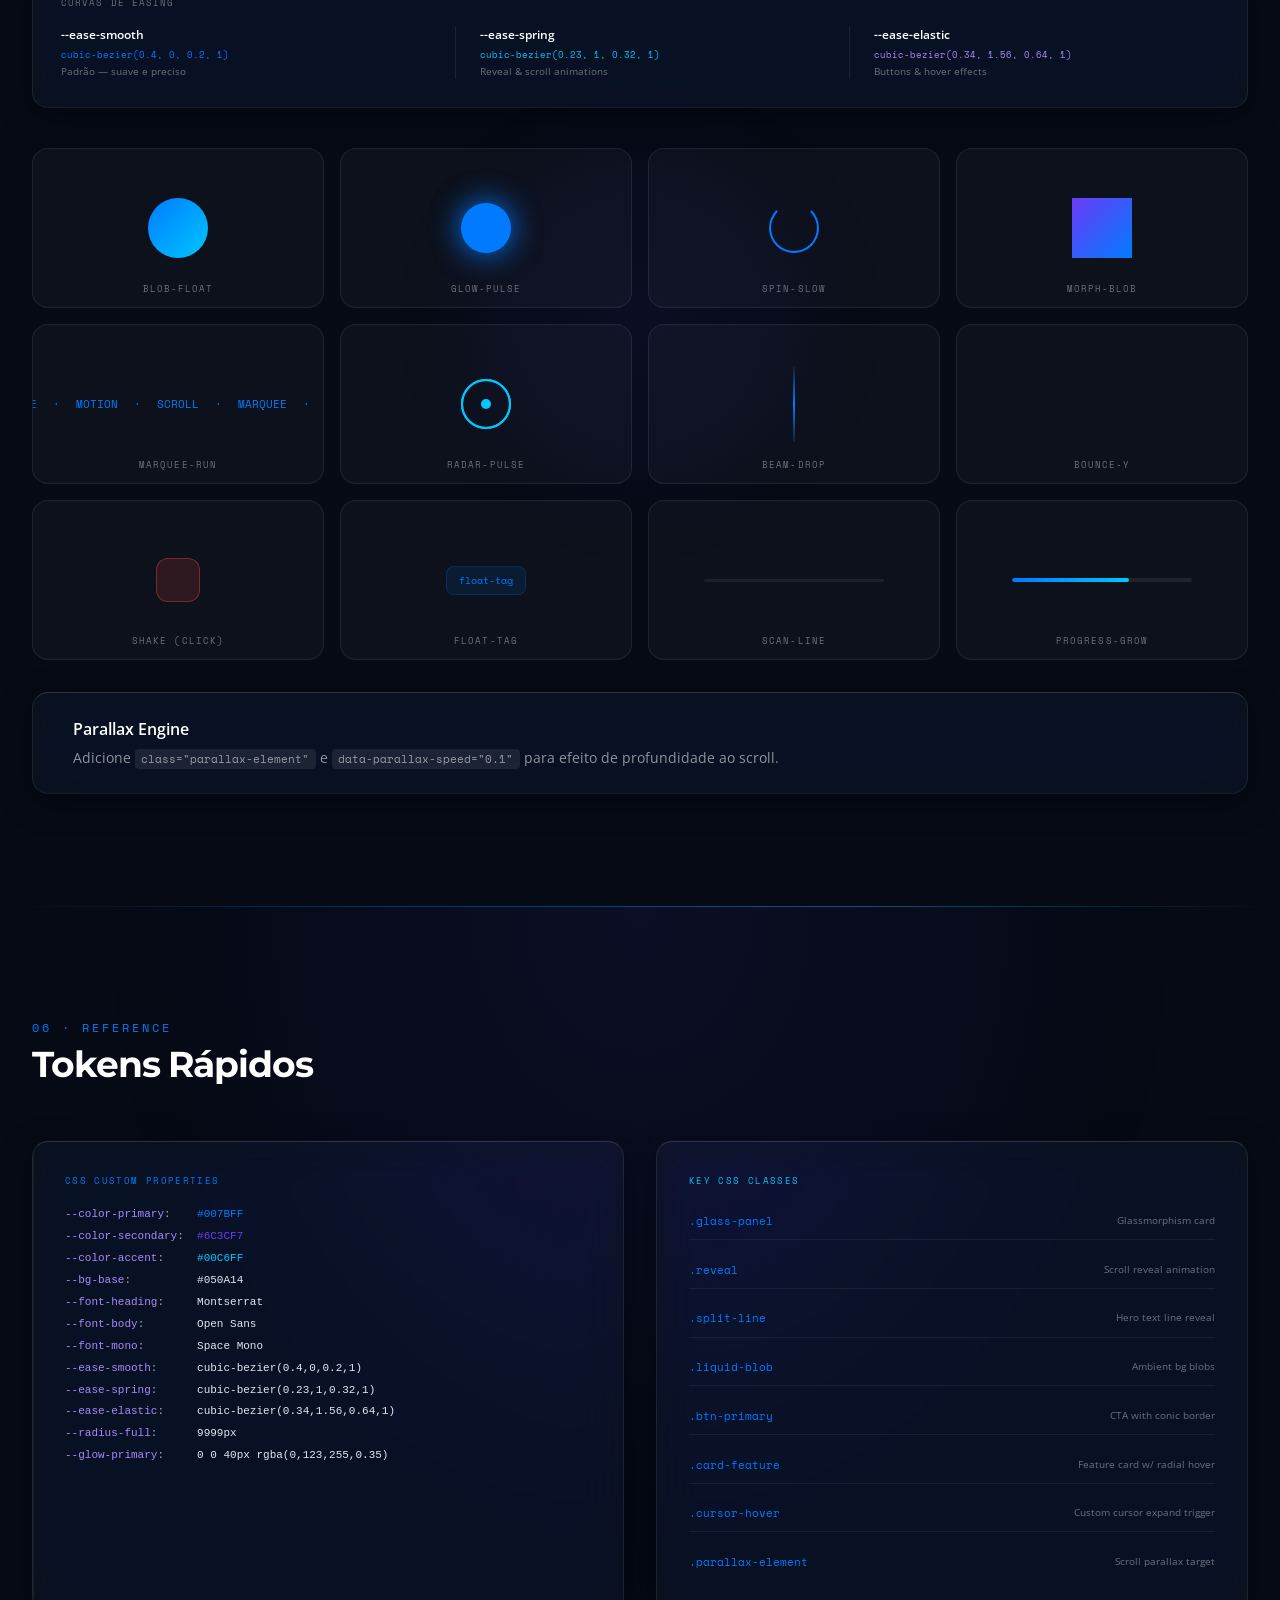
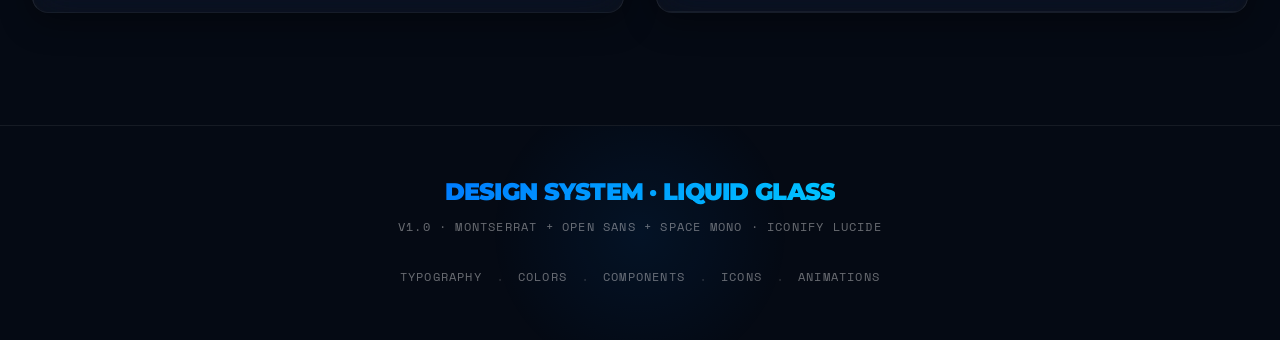
<file: assets/design_system.html>
<!DOCTYPE html>
<html class="scroll-smooth" lang="en">
<head>
  <meta charset="utf-8"/>
  <meta content="width=device-width, initial-scale=1.0" name="viewport"/>
  <title>Design System · Liquid Glass</title>
  <meta name="description" content="A comprehensive design system combining Liquid Glass aesthetics, motion principles, and premium UI components."/>

  <!-- Iconify -->
  <script src="templates/glass-effect2/assets/iconify_654a1ef798a3.js"></script>
  <!-- Tailwind CDN -->
  <script src="templates/glass-effect2/assets/resource_3fa48481346f.js"></script>
  <!-- Google Fonts -->
  <link href="https://fonts.googleapis.com" rel="preconnect"/>
  <link crossorigin="" href="https://fonts.gstatic.com" rel="preconnect"/>
  <link href="https://fonts.googleapis.com/css2?family=Montserrat:wght@300;400;500;600;700;800;900&family=Open+Sans:wght@300;400;500;600;700&family=Space+Mono:wght@400;700&display=swap" rel="stylesheet"/>

  <style>
    /* ============================================================
       DESIGN TOKENS — ROOT VARIABLES
    ============================================================ */
    :root {
      /* Cursor sizes */
      --cursor-size: 18px;
      --cursor-hover-size: 80px;

      /* === COLOR PALETTE ===
         Primary:   #007BFF  — Electric Blue
         Secondary: #6C3CF7  — Deep Violet
         Accent:    #00C6FF  — Cyan Spark
         Neutral:   #050A14  — Abyss
         Feedback:  #22C55E / #EF4444 / #F59E0B
      */
      --color-primary:       #007BFF;         /* hsl(211,100%,50%) */
      --color-primary-rgb:   0,123,255;
      --color-secondary:     #6C3CF7;         /* hsl(255,90%,60%) */
      --color-secondary-rgb: 108,60,247;
      --color-accent:        #00C6FF;         /* hsl(196,100%,50%) */
      --color-accent-rgb:    0,198,255;
      --color-success:       #22C55E;
      --color-danger:        #EF4444;
      --color-warning:       #F59E0B;

      /* Backgrounds */
      --bg-base:             #050A14;
      --bg-surface:          rgba(255,255,255,0.03);
      --bg-elevated:         rgba(255,255,255,0.06);
      --bg-overlay:          rgba(5,10,20,0.85);

      /* Borders */
      --border-subtle:       rgba(255,255,255,0.07);
      --border-default:      rgba(255,255,255,0.12);
      --border-strong:       rgba(255,255,255,0.25);
      --border-primary:      rgba(0,123,255,0.4);

      /* Text */
      --text-primary:        #FFFFFF;
      --text-secondary:      rgba(255,255,255,0.7);
      --text-muted:          rgba(255,255,255,0.4);
      --text-disabled:       rgba(255,255,255,0.2);

      /* Typography scale */
      --font-heading:        'Montserrat', 'Prompt', sans-serif;
      --font-body:           'Open Sans', 'Prompt', sans-serif;
      --font-mono:           'Space Mono', monospace;

      --text-xs:   0.75rem;    /* 12px */
      --text-sm:   0.875rem;   /* 14px */
      --text-base: 1rem;       /* 16px */
      --text-lg:   1.125rem;   /* 18px */
      --text-xl:   1.25rem;    /* 20px */
      --text-2xl:  1.5rem;     /* 24px */
      --text-3xl:  1.875rem;   /* 30px */
      --text-4xl:  2.25rem;    /* 36px */
      --text-5xl:  3rem;       /* 48px */
      --text-6xl:  3.75rem;    /* 60px */
      --text-7xl:  4.5rem;     /* 72px */
      --text-8xl:  6rem;       /* 96px */

      /* Spacing scale (base-8) */
      --space-1: 0.25rem;
      --space-2: 0.5rem;
      --space-3: 0.75rem;
      --space-4: 1rem;
      --space-6: 1.5rem;
      --space-8: 2rem;
      --space-12: 3rem;
      --space-16: 4rem;
      --space-20: 5rem;
      --space-24: 6rem;

      /* Radius */
      --radius-sm:  4px;
      --radius-md:  8px;
      --radius-lg:  12px;
      --radius-xl:  16px;
      --radius-2xl: 24px;
      --radius-full: 9999px;

      /* Shadows / glow */
      --glow-primary:   0 0 40px rgba(0,123,255,0.35);
      --glow-secondary: 0 0 40px rgba(108,60,247,0.35);
      --glow-accent:    0 0 40px rgba(0,198,255,0.35);
      --shadow-card:    0 8px 32px rgba(0,0,0,0.4);
      --shadow-lg:      0 20px 60px rgba(0,0,0,0.5);

      /* Transitions */
      --ease-smooth: cubic-bezier(0.4, 0, 0.2, 1);
      --ease-spring: cubic-bezier(0.23, 1, 0.32, 1);
      --ease-elastic: cubic-bezier(0.34, 1.56, 0.64, 1);
    }

    /* ============================================================
       BASE RESET & TYPOGRAPHY
    ============================================================ */
    *, *::before, *::after { box-sizing: border-box; margin: 0; padding: 0; }

    html { scroll-behavior: smooth; }

    body {
      font-family: var(--font-body);
      background-color: var(--bg-base);
      color: var(--text-primary);
      cursor: none;
      overflow-x: hidden;
      line-height: 1.6;
    }

    h1, h2, h3, h4, h5, h6, .font-heading {
      font-family: var(--font-heading);
    }

    /* Scrollbar */
    ::-webkit-scrollbar { width: 5px; }
    ::-webkit-scrollbar-track { background: var(--bg-base); }
    ::-webkit-scrollbar-thumb { background: rgba(255,255,255,0.15); border-radius: 3px; }
    ::-webkit-scrollbar-thumb:hover { background: var(--color-primary); }

    /* ============================================================
       CUSTOM CURSOR
    ============================================================ */
    #cursor {
      position: fixed; top: 0; left: 0;
      width: var(--cursor-size); height: var(--cursor-size);
      background: white; border-radius: 50%;
      pointer-events: none; z-index: 9999;
      transform: translate(-50%, -50%);
      transition: width 0.3s var(--ease-smooth),
                  height 0.3s var(--ease-smooth),
                  background-color 0.3s,
                  opacity 0.3s;
      mix-blend-mode: overlay;
      backdrop-filter: blur(2px);
    }
    #cursor.hovered {
      width: var(--cursor-hover-size); height: var(--cursor-hover-size);
      opacity: 0.5;
      background-color: rgba(var(--color-primary-rgb), 0.5);
      mix-blend-mode: normal;
      border: 1px solid rgba(255,255,255,0.5);
    }

    /* ============================================================
       NOISE OVERLAY
    ============================================================ */
    .noise-overlay {
      position: fixed; inset: 0;
      pointer-events: none; z-index: 60; opacity: 0.035;
      background-image: url("data:image/svg+xml,%3Csvg viewBox='0 0 512 512' xmlns='http://www.w3.org/2000/svg'%3E%3Cfilter id='n'%3E%3CfeTurbulence type='fractalNoise' baseFrequency='0.75' numOctaves='4' stitchTiles='stitch'/%3E%3C/filter%3E%3Crect width='100%25' height='100%25' filter='url(%23n)'/%3E%3C/svg%3E");
      mix-blend-mode: overlay;
    }

    /* ============================================================
       AMBIENT LIQUID BLOBS (background animation)
    ============================================================ */
    .liquid-blob {
      position: absolute;
      border-radius: 50%;
      filter: blur(80px);
      z-index: -1;
      animation: blob-float 12s infinite alternate var(--ease-smooth);
    }
    @keyframes blob-float {
      0%   { transform: translate(0, 0) scale(1) rotate(0deg); }
      50%  { transform: translate(20px, 30px) scale(1.08) rotate(5deg); }
      100% { transform: translate(40px, 60px) scale(1.14) rotate(-3deg); }
    }

    /* ============================================================
       GLASS PANEL — Core Component
    ============================================================ */
    .glass-panel {
      background: var(--bg-surface);
      backdrop-filter: blur(20px) saturate(180%);
      -webkit-backdrop-filter: blur(20px) saturate(180%);
      border-top:    1px solid rgba(255,255,255,0.15);
      border-left:   1px solid rgba(255,255,255,0.08);
      border-right:  1px solid rgba(255,255,255,0.08);
      border-bottom: 1px solid rgba(255,255,255,0.05);
      box-shadow: var(--shadow-card);
      position: relative;
      overflow: hidden;
      transition: all 0.5s var(--ease-spring);
    }
    .glass-panel::before {
      content: '';
      position: absolute; top: 0; left: -100%; width: 100%; height: 100%;
      background: linear-gradient(90deg, transparent, rgba(255,255,255,0.05), transparent);
      transition: 0.6s var(--ease-smooth);
      pointer-events: none; z-index: 2;
    }
    .glass-panel:hover {
      background: var(--bg-elevated);
      border-color: rgba(255,255,255,0.22);
      transform: translateY(-4px);
      box-shadow: 0 20px 50px rgba(var(--color-primary-rgb),0.12), var(--shadow-card);
    }
    .glass-panel:hover::before { left: 100%; }

    /* ============================================================
       REVEAL ON SCROLL
    ============================================================ */
    .reveal {
      opacity: 0;
      transform: translateY(32px);
      transition: opacity 0.9s var(--ease-spring), transform 0.9s var(--ease-spring);
    }
    .reveal.active { opacity: 1; transform: translateY(0); }
    .reveal-delay-1 { transition-delay: 0.1s; }
    .reveal-delay-2 { transition-delay: 0.2s; }
    .reveal-delay-3 { transition-delay: 0.3s; }
    .reveal-delay-4 { transition-delay: 0.4s; }
    .reveal-delay-5 { transition-delay: 0.5s; }
    .reveal-delay-6 { transition-delay: 0.6s; }

    /* ============================================================
       SPLIT LINE TEXT ANIMATION (hero lettering)
    ============================================================ */
    .split-line { overflow: hidden; display: block; }
    .split-line span {
      display: block;
      transform: translateY(110%);
      transition: transform 1.3s var(--ease-spring);
    }
    .hero-revealed .split-line span { transform: translateY(0); }
    .split-delay-1 span { transition-delay: 0.05s; }
    .split-delay-2 span { transition-delay: 0.15s; }
    .split-delay-3 span { transition-delay: 0.25s; }
    .split-delay-4 span { transition-delay: 0.35s; }
    .split-delay-5 span { transition-delay: 0.45s; }

    /* ============================================================
       HERO — FADE-IN SEQUENCE
    ============================================================ */
    .hero-meta {
      opacity: 0;
      transform: translateY(20px);
      transition: opacity 0.8s var(--ease-spring), transform 0.8s var(--ease-spring);
    }
    .hero-revealed .hero-meta { opacity: 1; transform: translateY(0); }
    .hero-meta-1 { transition-delay: 0.55s; }
    .hero-meta-2 { transition-delay: 0.7s; }
    .hero-meta-3 { transition-delay: 0.85s; }

    /* ============================================================
       MARQUEE / MOTION BANNER
    ============================================================ */
    .marquee-container { overflow: hidden; mask-image: linear-gradient(to right, transparent, black 8%, black 92%, transparent); }
    .marquee-track { display: flex; width: max-content; animation: marquee-run 30s linear infinite; }
    .marquee-track:hover { animation-play-state: paused; }
    @keyframes marquee-run { 0% { transform: translateX(0); } 100% { transform: translateX(-50%); } }

    /* ============================================================
       BEAM BORDER ANIMATIONS (canvas-visual inspired)
    ============================================================ */
    .beam-border-v {
      position: absolute; top: 0; bottom: 0; left: 0; width: 1px;
      background: rgba(255,255,255,0.05); overflow: hidden; z-index: 5;
    }
    .beam-border-v::after {
      content: ''; position: absolute; inset: 0;
      background: linear-gradient(to bottom, transparent, var(--color-primary), transparent);
      transform: translateY(-100%);
      animation: beam-drop 6s var(--ease-smooth) infinite;
    }
    .beam-border-h {
      position: absolute; bottom: 0; left: 0; right: 0; height: 1px;
      background: rgba(255,255,255,0.05); overflow: hidden; z-index: 5;
    }
    .beam-border-h::after {
      content: ''; position: absolute; inset: 0;
      background: linear-gradient(to right, transparent, var(--color-accent), transparent);
      transform: translateX(-100%);
      animation: beam-slide 8s var(--ease-smooth) infinite 3s;
    }
    @keyframes beam-drop {
      0% { transform: translateY(-100%); opacity: 0; }
      10% { opacity: 1; }
      90% { opacity: 1; }
      100% { transform: translateY(100%); opacity: 0; }
    }
    @keyframes beam-slide {
      0% { transform: translateX(-100%); opacity: 0; }
      10% { opacity: 1; }
      90% { opacity: 1; }
      100% { transform: translateX(100%); opacity: 0; }
    }

    /* ============================================================
       GLOW PULSE — repeatable background accent
    ============================================================ */
    @keyframes glow-pulse {
      0%, 100% { opacity: 0.15; }
      50%       { opacity: 0.4; }
    }
    .glow-ring {
      position: absolute; border-radius: 50%;
      background: radial-gradient(circle, var(--color-primary), transparent 70%);
      animation: glow-pulse 4s ease-in-out infinite;
      pointer-events: none;
    }

    /* ============================================================
       SPINNING CONIC BORDER (finex-inspired button border)
    ============================================================ */
    @keyframes conic-spin { to { transform: rotate(360deg); } }

    /* ============================================================
       LINES SLIDE (finex button inner shimmer)
    ============================================================ */
    @keyframes lines-slide { 0% { transform: translateX(-100%); } 100% { transform: translateX(100%); } }

    /* ============================================================
       GRID BACKGROUND PATTERN
    ============================================================ */
    .grid-bg {
      background-image:
        linear-gradient(to right, rgba(255,255,255,0.03) 1px, transparent 1px),
        linear-gradient(to bottom, rgba(255,255,255,0.03) 1px, transparent 1px);
      background-size: 64px 64px;
    }

    /* ============================================================
       DS SECTION STYLING
    ============================================================ */
    .ds-section { padding: 7rem 0; position: relative; overflow: hidden; }
    .ds-section + .ds-section::before {
      content: '';
      position: absolute; top: 0; left: 10%; right: 10%; height: 1px;
      background: linear-gradient(to right, transparent, rgba(255,255,255,0.1), transparent);
    }

    .ds-section-label {
      font-family: var(--font-mono);
      font-size: var(--text-xs);
      text-transform: uppercase;
      letter-spacing: 0.25em;
      color: var(--color-primary);
      margin-bottom: 0.5rem;
    }
    .ds-section-title {
      font-family: var(--font-heading);
      font-size: var(--text-4xl);
      font-weight: 700;
      color: white;
      letter-spacing: -0.03em;
      line-height: 1.1;
      margin-bottom: 3.5rem;
    }

    /* ============================================================
       BUTTON SYSTEM
    ============================================================ */
    /* btn-primary — main CTA with conic spinning border */
    .btn {
      display: inline-flex; align-items: center; justify-content: center;
      gap: 0.5rem; position: relative; overflow: hidden;
      font-family: var(--font-heading); font-weight: 700;
      font-size: var(--text-sm); letter-spacing: 0.06em;
      text-transform: uppercase; text-decoration: none;
      border: none; cursor: pointer;
      transition: transform 0.3s var(--ease-elastic), box-shadow 0.3s;
    }
    .btn:focus-visible { outline: 2px solid var(--color-accent); outline-offset: 3px; }

    .btn-primary {
      padding: 0.9rem 2.2rem;
      border-radius: var(--radius-full);
      color: white;
      background: transparent;
    }
    .btn-primary .btn-inner-track {
      position: absolute; inset: 0;
      z-index: -1; border-radius: inherit; overflow: hidden; padding: 1px;
    }
    .btn-primary .btn-conic {
      position: absolute; inset: -100%;
      background: conic-gradient(from 0deg, transparent 0deg 270deg, var(--color-primary) 360deg);
      animation: conic-spin 3s linear infinite;
    }
    .btn-primary .btn-bg {
      position: absolute; inset: 1px; border-radius: inherit;
      background: #070E1C;
      overflow: hidden;
    }
    .btn-primary .btn-shimmer {
      position: absolute; inset: 0;
      opacity: 0.06; mix-blend-mode: plus-lighter;
      background-image: repeating-linear-gradient(90deg, #fff, #fff 1px, transparent 1px, transparent 8px);
      background-size: 24px 100%;
      animation: lines-slide 1.8s linear infinite;
    }
    .btn-primary .btn-glow {
      position: absolute; bottom: 0; left: 50%; transform: translateX(-50%);
      width: 70%; height: 60%;
      background: rgba(var(--color-primary-rgb), 0.2); blur: 24px;
      border-radius: 50%; transition: background 0.4s;
    }
    .btn-primary:hover { transform: scale(1.03); box-shadow: var(--glow-primary); }
    .btn-primary:hover .btn-glow { background: rgba(var(--color-primary-rgb), 0.45); }
    .btn-primary:active { transform: scale(0.97); }
    .btn-primary .btn-label { position: relative; z-index: 2; }

    /* btn-ghost */
    .btn-ghost {
      padding: 0.85rem 2rem;
      border-radius: var(--radius-full);
      color: rgba(255,255,255,0.8);
      background: rgba(255,255,255,0.04);
      border: 1px solid rgba(255,255,255,0.12);
      backdrop-filter: blur(8px);
    }
    .btn-ghost:hover {
      background: rgba(255,255,255,0.09);
      border-color: rgba(255,255,255,0.28);
      color: white;
      transform: scale(1.02);
    }

    /* btn-outline-glow */
    .btn-outline-glow {
      padding: 0.85rem 2rem;
      border-radius: var(--radius-full);
      color: var(--color-primary);
      background: rgba(var(--color-primary-rgb), 0.06);
      border: 1px solid rgba(var(--color-primary-rgb), 0.4);
    }
    .btn-outline-glow:hover {
      background: rgba(var(--color-primary-rgb), 0.12);
      border-color: var(--color-primary);
      box-shadow: var(--glow-primary);
      transform: scale(1.02);
    }

    /* btn-icon */
    .btn-icon {
      width: 42px; height: 42px; border-radius: 50%;
      background: rgba(255,255,255,0.05);
      border: 1px solid rgba(255,255,255,0.1);
      color: white;
      transition: all 0.3s var(--ease-smooth);
    }
    .btn-icon:hover {
      background: rgba(var(--color-primary-rgb), 0.15);
      border-color: rgba(var(--color-primary-rgb), 0.5);
      box-shadow: var(--glow-primary);
      transform: scale(1.1) rotate(5deg);
    }

    /* ============================================================
       INPUT SYSTEM
    ============================================================ */
    .input-group { position: relative; margin-bottom: 1.5rem; }
    .input-group input, .input-group textarea, .input-group select {
      width: 100%; background: rgba(255,255,255,0.04);
      border: none; border-bottom: 1px solid rgba(255,255,255,0.2);
      padding: 12px 0; color: white;
      font-family: var(--font-body); font-size: var(--text-base);
      outline: none;
      transition: border-color 0.3s var(--ease-smooth);
    }
    .input-group label {
      position: absolute; top: 12px; left: 0;
      color: rgba(255,255,255,0.45);
      pointer-events: none;
      transition: all 0.3s var(--ease-smooth);
      font-size: var(--text-sm); font-family: var(--font-body);
    }
    .input-group input:focus, .input-group textarea:focus {
      border-bottom-color: var(--color-primary);
    }
    .input-group input:focus ~ label,
    .input-group input:not(:placeholder-shown) ~ label,
    .input-group textarea:focus ~ label,
    .input-group textarea:not(:placeholder-shown) ~ label {
      top: -14px; font-size: var(--text-xs);
      color: var(--color-primary); letter-spacing: 0.08em;
    }
    /* Glass input variant */
    .input-glass {
      background: rgba(255,255,255,0.06) !important;
      border: 1px solid rgba(255,255,255,0.12) !important;
      border-radius: var(--radius-lg) !important;
      padding: 14px 16px !important;
      color: white !important;
      font-family: var(--font-body) !important;
      outline: none !important;
      width: 100% !important;
      backdrop-filter: blur(8px);
      transition: border-color 0.3s, box-shadow 0.3s !important;
    }
    .input-glass:focus {
      border-color: rgba(var(--color-primary-rgb), 0.6) !important;
      box-shadow: 0 0 0 3px rgba(var(--color-primary-rgb), 0.12) !important;
    }

    /* ============================================================
       CARD SYSTEM
    ============================================================ */
    .card-feature {
      background: rgba(255,255,255,0.035);
      border: 1px solid rgba(255,255,255,0.1);
      border-radius: var(--radius-xl);
      padding: 2rem;
      position: relative; overflow: hidden;
      transition: all 0.5s var(--ease-spring);
    }
    .card-feature::after {
      content: '';
      position: absolute; inset: 0;
      background: radial-gradient(circle at var(--mx,50%) var(--my,50%), rgba(var(--color-primary-rgb),0.08), transparent 60%);
      opacity: 0; transition: opacity 0.4s;
      pointer-events: none;
    }
    .card-feature:hover::after { opacity: 1; }
    .card-feature:hover {
      border-color: rgba(var(--color-primary-rgb), 0.35);
      box-shadow: 0 20px 60px rgba(0,0,0,0.4), 0 0 0 1px rgba(var(--color-primary-rgb), 0.1);
      transform: translateY(-6px) scale(1.01);
    }

    .card-stat {
      background: rgba(255,255,255,0.03);
      border: 1px solid rgba(255,255,255,0.08);
      border-radius: var(--radius-xl);
      padding: 1.75rem;
      transition: all 0.4s var(--ease-smooth);
    }
    .card-stat:hover {
      background: rgba(255,255,255,0.06);
      border-color: rgba(var(--color-primary-rgb), 0.3);
      transform: translateY(-4px);
    }

    /* ============================================================
       BADGE / CHIP SYSTEM
    ============================================================ */
    .badge {
      display: inline-flex; align-items: center; gap: 0.35rem;
      padding: 0.3rem 0.75rem;
      border-radius: var(--radius-full);
      font-size: var(--text-xs);
      font-family: var(--font-mono);
      font-weight: 700; letter-spacing: 0.08em;
      text-transform: uppercase;
    }
    .badge-primary { background: rgba(var(--color-primary-rgb),0.15); color: var(--color-primary); border: 1px solid rgba(var(--color-primary-rgb),0.3); }
    .badge-secondary { background: rgba(var(--color-secondary-rgb),0.15); color: #A78BFA; border: 1px solid rgba(var(--color-secondary-rgb),0.3); }
    .badge-accent { background: rgba(var(--color-accent-rgb),0.1); color: var(--color-accent); border: 1px solid rgba(var(--color-accent-rgb),0.3); }
    .badge-success { background: rgba(34,197,94,0.12); color: #4ADE80; border: 1px solid rgba(34,197,94,0.3); }
    .badge-danger { background: rgba(239,68,68,0.12); color: #F87171; border: 1px solid rgba(239,68,68,0.3); }
    .badge-neutral { background: rgba(255,255,255,0.06); color: rgba(255,255,255,0.6); border: 1px solid rgba(255,255,255,0.1); }
    .badge .badge-dot {
      width: 6px; height: 6px; border-radius: 50%;
      background: currentColor;
      animation: glow-pulse 2s infinite;
    }

    /* ============================================================
       NAVBAR
    ============================================================ */
    #ds-nav {
      position: fixed; top: 0; left: 0; right: 0; z-index: 200;
      padding: 1rem 2rem;
      display: flex; align-items: center; justify-content: space-between;
      backdrop-filter: blur(20px) saturate(180%);
      background: rgba(5,10,20,0.75);
      border-bottom: 1px solid rgba(255,255,255,0.07);
      transition: background 0.3s, box-shadow 0.3s;
    }
    #ds-nav.scrolled {
      background: rgba(5,10,20,0.95);
      box-shadow: 0 4px 30px rgba(0,0,0,0.4);
    }
    .nav-logo {
      font-family: var(--font-heading); font-weight: 800;
      font-size: 1.05rem; letter-spacing: -0.02em; color: white;
      text-decoration: none;
      display: flex; align-items: center; gap: 0.6rem;
    }
    .nav-logo .logo-icon {
      width: 28px; height: 28px; border-radius: 8px;
      background: var(--color-primary);
      display: flex; align-items: center; justify-content: center;
      box-shadow: 0 0 18px rgba(var(--color-primary-rgb), 0.5);
    }
    .nav-links { display: flex; gap: 2rem; list-style: none; }
    .nav-links a {
      font-family: var(--font-mono); font-size: var(--text-xs);
      text-transform: uppercase; letter-spacing: 0.12em;
      color: rgba(255,255,255,0.5); text-decoration: none;
      transition: color 0.3s;
    }
    .nav-links a:hover { color: white; }

    /* ============================================================
       TOOLTIP
    ============================================================ */
    .tooltip-wrapper { position: relative; display: inline-flex; }
    .tooltip-wrapper .tooltip-box {
      position: absolute; bottom: calc(100% + 8px); left: 50%; transform: translateX(-50%) translateY(6px);
      background: rgba(15,20,35,0.95);
      border: 1px solid rgba(255,255,255,0.12);
      border-radius: var(--radius-md);
      padding: 0.5rem 0.85rem;
      font-size: var(--text-xs); font-family: var(--font-mono);
      color: rgba(255,255,255,0.85); white-space: nowrap;
      pointer-events: none; opacity: 0;
      transition: opacity 0.25s, transform 0.25s var(--ease-spring);
      backdrop-filter: blur(12px);
      box-shadow: 0 8px 24px rgba(0,0,0,0.5);
      z-index: 300;
    }
    .tooltip-wrapper .tooltip-box::after {
      content: ''; position: absolute; top: 100%; left: 50%; transform: translateX(-50%);
      border: 5px solid transparent;
      border-top-color: rgba(255,255,255,0.12);
    }
    .tooltip-wrapper:hover .tooltip-box {
      opacity: 1; transform: translateX(-50%) translateY(0);
    }

    /* ============================================================
       MODAL
    ============================================================ */
    .modal-backdrop {
      position: fixed; inset: 0; z-index: 500;
      background: rgba(5,10,20,0.8);
      backdrop-filter: blur(12px);
      display: flex; align-items: center; justify-content: center;
      opacity: 0; visibility: hidden;
      transition: opacity 0.35s, visibility 0.35s;
    }
    .modal-backdrop.open { opacity: 1; visibility: visible; }
    .modal-panel {
      background: rgba(12,22,42,0.92);
      border: 1px solid rgba(255,255,255,0.12);
      border-radius: var(--radius-2xl);
      padding: 2.5rem;
      max-width: 540px; width: 90%;
      position: relative; overflow: hidden;
      transform: scale(0.9) translateY(20px);
      transition: transform 0.4s var(--ease-spring);
      box-shadow: 0 40px 100px rgba(0,0,0,0.7);
    }
    .modal-backdrop.open .modal-panel { transform: scale(1) translateY(0); }
    .modal-close {
      position: absolute; top: 1.25rem; right: 1.25rem;
      background: rgba(255,255,255,0.06); border: none;
      color: rgba(255,255,255,0.5); width: 32px; height: 32px;
      border-radius: 50%; cursor: pointer; font-size: 1rem;
      display: flex; align-items: center; justify-content: center;
      transition: background 0.2s, color 0.2s;
    }
    .modal-close:hover { background: rgba(239,68,68,0.2); color: #F87171; }

    /* ============================================================
       SECTION DIVIDER WITH ANIMATED LINE
    ============================================================ */
    .section-divider {
      width: 100%; height: 1px;
      background: linear-gradient(to right, transparent, rgba(var(--color-primary-rgb),0.4), rgba(var(--color-accent-rgb),0.4), transparent);
      position: relative; overflow: hidden;
    }
    .section-divider::after {
      content: '';
      position: absolute; top: 0; left: -30%; width: 30%; height: 100%;
      background: linear-gradient(to right, transparent, white, transparent);
      animation: scan-line 4s linear infinite;
    }
    @keyframes scan-line { to { left: 130%; } }

    /* ============================================================
       COLOR SWATCHES
    ============================================================ */
    .swatch-card {
      border-radius: var(--radius-lg); overflow: hidden;
      border: 1px solid rgba(255,255,255,0.08);
      transition: transform 0.3s var(--ease-elastic), box-shadow 0.3s;
    }
    .swatch-card:hover { transform: scale(1.04) translateY(-3px); box-shadow: var(--shadow-lg); }
    .swatch-block { height: 100px; }
    .swatch-info { padding: 0.85rem 1rem; background: rgba(255,255,255,0.04); }
    .swatch-name { font-family: var(--font-heading); font-weight: 600; font-size: var(--text-sm); }
    .swatch-value { font-family: var(--font-mono); font-size: 0.7rem; color: var(--text-muted); }

    /* ============================================================
       FLOATING TAG ANIMATION (hero decorative elements)
    ============================================================ */
    @keyframes float-tag-1 {
      0%, 100% { transform: translateY(0px) rotate(-2deg); }
      50%       { transform: translateY(-12px) rotate(1deg); }
    }
    @keyframes float-tag-2 {
      0%, 100% { transform: translateY(0px) rotate(2deg); }
      50%       { transform: translateY(-8px) rotate(-1deg); }
    }
    @keyframes float-tag-3 {
      0%, 100% { transform: translateY(0px) rotate(-1deg); }
      50%       { transform: translateY(-16px) rotate(2deg); }
    }
    .float-tag-1 { animation: float-tag-1 6s ease-in-out infinite; }
    .float-tag-2 { animation: float-tag-2 8s ease-in-out infinite 1s; }
    .float-tag-3 { animation: float-tag-3 7s ease-in-out infinite 2s; }

    /* ============================================================
       PROGRESS / LOADING BARS
    ============================================================ */
    .progress-bar {
      width: 100%; height: 4px;
      background: rgba(255,255,255,0.08);
      border-radius: 99px; overflow: hidden;
    }
    .progress-fill {
      height: 100%; border-radius: 99px;
      background: linear-gradient(to right, var(--color-primary), var(--color-accent));
      transform-origin: left;
      animation: progress-grow 2s var(--ease-spring) forwards;
    }
    @keyframes progress-grow { from { width: 0; } }

    /* ============================================================
       ICON GRID HOVER
    ============================================================ */
    .icon-cell {
      display: flex; flex-direction: column; align-items: center; gap: 0.5rem;
      padding: 1rem; border-radius: var(--radius-lg);
      background: rgba(255,255,255,0.03);
      border: 1px solid rgba(255,255,255,0.07);
      transition: all 0.3s var(--ease-spring);
      cursor: pointer;
    }
    .icon-cell:hover {
      background: rgba(var(--color-primary-rgb),0.1);
      border-color: rgba(var(--color-primary-rgb),0.4);
      transform: translateY(-4px) scale(1.06);
      box-shadow: var(--glow-primary);
    }
    .icon-cell:hover .icon-label { color: var(--color-primary); }
    .icon-label { font-family: var(--font-mono); font-size: 9px; text-transform: uppercase; color: var(--text-muted); letter-spacing: 0.08em; text-align: center; }

    /* ============================================================
       ANIMATION DEMOS
    ============================================================ */
    @keyframes spin-slow { to { transform: rotate(360deg); } }
    @keyframes morph-blob {
      0%, 100% { border-radius: 60% 40% 30% 70% / 60% 30% 70% 40%; }
      50%       { border-radius: 30% 60% 70% 40% / 50% 60% 30% 60%; }
    }
    @keyframes radar-pulse { 0% { transform: scale(1); opacity: 0.6; } 100% { transform: scale(2.5); opacity: 0; } }
    @keyframes blink-cursor { 50% { opacity: 0; } }
    @keyframes shake {
      10%, 90%  { transform: translate3d(-1px, 0, 0); }
      20%, 80%  { transform: translate3d(2px, 0, 0); }
      30%, 50%, 70% { transform: translate3d(-4px, 0, 0); }
      40%, 60%  { transform: translate3d(4px, 0, 0); }
    }
    @keyframes draw-check {
      to { stroke-dashoffset: 0; }
    }
    @keyframes bounce-y {
      0%, 100% { transform: translateY(0); }
      50% { transform: translateY(-8px); }
    }

    .anim-demo-card {
      background: rgba(255,255,255,0.03);
      border: 1px solid rgba(255,255,255,0.08);
      border-radius: var(--radius-xl);
      padding: 2rem; height: 160px;
      display: flex; flex-direction: column;
      align-items: center; justify-content: center; gap: 0.75rem;
      position: relative; overflow: hidden;
      transition: border-color 0.3s;
    }
    .anim-demo-card:hover { border-color: rgba(var(--color-primary-rgb),0.35); }
    .anim-demo-label {
      position: absolute; bottom: 12px;
      font-size: 9px; font-family: var(--font-mono); text-transform: uppercase;
      letter-spacing: 0.12em; color: var(--text-muted);
    }

    /* ============================================================
       PARALLAX HELPER
    ============================================================ */
    .parallax-element { will-change: transform; }

    /* ============================================================
       UTILITY
    ============================================================ */
    .text-gradient {
      background: linear-gradient(135deg, var(--color-primary), var(--color-accent));
      -webkit-background-clip: text; -webkit-text-fill-color: transparent;
      background-clip: text;
    }
    .text-gradient-warm {
      background: linear-gradient(135deg, #A78BFA, var(--color-primary), var(--color-accent));
      -webkit-background-clip: text; -webkit-text-fill-color: transparent;
      background-clip: text;
    }
    .cursor-hover { /* marker class for cursor interaction */ }
    .max-w-screen-xl { max-width: 1280px; margin-inline: auto; padding-inline: 2rem; }

    /* ============================================================
       SECTION — BG VARIANTS
    ============================================================ */
    .bg-section-alt {
      background: radial-gradient(ellipse at 50% 0%, rgba(var(--color-secondary-rgb),0.08) 0%, transparent 60%);
    }
    .bg-section-accent {
      background: radial-gradient(ellipse at 100% 50%, rgba(var(--color-accent-rgb),0.07) 0%, transparent 60%);
    }

    /* ============================================================
       RESPONSIVE GRID UTILITIES
    ============================================================ */
    .grid-2 { display: grid; grid-template-columns: repeat(2, 1fr); gap: 1.5rem; }
    .grid-3 { display: grid; grid-template-columns: repeat(3, 1fr); gap: 1.5rem; }
    .grid-4 { display: grid; grid-template-columns: repeat(4, 1fr); gap: 1rem; }
    @media (max-width: 1024px) { .grid-4 { grid-template-columns: repeat(3, 1fr); } }
    @media (max-width: 768px) {
      .grid-2, .grid-3, .grid-4 { grid-template-columns: 1fr; }
      .ds-section-title { font-size: var(--text-3xl); }
      .nav-links { display: none; }
      #ds-nav { padding: 0.8rem 1.25rem; }
    }
  </style>
</head>

<body class="text-white">
  <!-- ============================================================
       CUSTOM CURSOR
  ============================================================ -->
  <div id="cursor"></div>

  <!-- ============================================================
       NOISE OVERLAY
  ============================================================ -->
  <div class="noise-overlay"></div>

  <!-- ============================================================
       LIQUID BACKGROUND
  ============================================================ -->
  <div style="position:fixed;inset:0;overflow:hidden;pointer-events:none;z-index:-1;">
    <div class="liquid-blob" style="width:600px;height:600px;top:-120px;left:-120px;background:#007BFF;opacity:0.18;animation-duration:18s;"></div>
    <div class="liquid-blob" style="width:500px;height:500px;top:40%;right:-100px;background:#6C3CF7;opacity:0.14;animation-duration:22s;animation-delay:-6s;"></div>
    <div class="liquid-blob" style="width:700px;height:700px;bottom:-150px;left:25%;background:#00C6FF;opacity:0.1;animation-duration:28s;animation-delay:-12s;"></div>
    <div class="liquid-blob" style="width:350px;height:350px;top:55%;left:10%;background:#6C3CF7;opacity:0.1;animation-duration:20s;animation-delay:-4s;"></div>
    <div class="grid-bg" style="position:absolute;inset:0;"></div>
  </div>

  <!-- ============================================================
       NAVBAR
  ============================================================ -->
  <nav id="ds-nav">
    <a class="nav-logo cursor-hover" href="#hero">
      <div class="logo-icon">
        <span class="iconify" data-icon="lucide:layers" data-width="14" style="color:white;"></span>
      </div>
      Design System · Liquid Glass
    </a>
    <ul class="nav-links">
      <li><a href="#typography">Typography</a></li>
      <li><a href="#colors">Colors</a></li>
      <li><a href="#components">Components</a></li>
      <li><a href="#icons">Icons</a></li>
      <li><a href="#animations">Animations</a></li>
    </ul>
    <div style="display:flex;gap:0.75rem;align-items:center;">
      <span class="badge badge-primary"><span class="badge-dot"></span>v1.0</span>
    </div>
  </nav>

  <!-- ============================================================
       ① HERO — PRIMEIRA DOBRA
  ============================================================ -->
  <section id="hero" style="min-height:100vh;display:flex;align-items:center;position:relative;overflow:hidden;padding-top:80px;">

    <!-- Beam decorations -->
    <div class="beam-border-v" style="position:fixed;left:0;top:0;bottom:0;height:100vh;"></div>
    <div class="beam-border-v" style="position:fixed;right:0;top:0;bottom:0;height:100vh;"></div>

    <!-- Glow rings -->
    <div class="glow-ring" style="width:600px;height:600px;top:50%;left:50%;transform:translate(-50%,-50%);opacity:0.12;animation-duration:6s;"></div>
    <div class="glow-ring" style="width:300px;height:300px;top:60%;right:15%;background:radial-gradient(circle,var(--color-secondary),transparent 70%);opacity:0.15;animation-duration:5s;animation-delay:2s;"></div>

    <div class="max-w-screen-xl" style="width:100%;position:relative;z-index:10;">
      <div style="max-width:900px;margin:0 auto;text-align:center;padding:3rem 0 2rem;">

        <!-- Label pill -->
        <div style="display:inline-flex;margin-bottom:2rem;" class="reveal reveal-delay-1">
          <span style="
            display:inline-flex;align-items:center;gap:0.5rem;
            padding:0.45rem 1.1rem; border-radius:9999px;
            border:1px solid rgba(255,255,255,0.12);
            background:rgba(255,255,255,0.05);
            backdrop-filter:blur(10px);
            font-family:var(--font-mono); font-size:var(--text-xs);
            color:rgba(255,255,255,0.7); letter-spacing:0.1em; text-transform:uppercase;
          ">
            <span style="width:7px;height:7px;border-radius:50%;background:var(--color-primary);animation:glow-pulse 2s infinite;display:inline-block;"></span>
            Design System · Liquid Glass · v1.0
          </span>
        </div>

        <!-- Main Headline -->
        <h1 style="font-family:var(--font-heading);font-weight:900;font-size:clamp(3rem,9vw,7rem);line-height:0.95;letter-spacing:-0.04em;margin-bottom:1.5rem;text-transform:uppercase;">
          <span class="split-line split-delay-1 parallax-element" data-parallax-speed="0.04">
            <span>Visual</span>
          </span>
          <span class="split-line split-delay-2 parallax-element" data-parallax-speed="0.06" style="display:block;">
            <span class="text-gradient">Design</span>
          </span>
          <span class="split-line split-delay-3 parallax-element" data-parallax-speed="0.08">
            <span>Language</span>
          </span>
        </h1>

        <!-- Subtitle -->
        <p class="hero-meta hero-meta-1" style="
          font-size:clamp(1rem,2vw,1.3rem); color:rgba(255,255,255,0.55);
          max-width:600px; margin:0 auto 2.5rem; line-height:1.7; font-weight:300;
        ">
          Uma linguagem visual completa — componentes, tokens, animações e princípios de tipografia que definem experiências premium.
        </p>

        <!-- CTA Buttons -->
        <div class="hero-meta hero-meta-2" style="display:flex;gap:1rem;justify-content:center;flex-wrap:wrap;margin-bottom:4rem;">
          <button class="btn btn-primary cursor-hover" onclick="document.getElementById('components').scrollIntoView({behavior:'smooth'})">
            <div class="btn-inner-track">
              <div class="btn-conic"></div>
              <div class="btn-bg"><div class="btn-shimmer"></div><div class="btn-glow"></div></div>
            </div>
            <span class="btn-label">Explorar Componentes</span>
            <span class="iconify btn-label" data-icon="lucide:arrow-right" data-width="14"></span>
          </button>
          <button class="btn btn-ghost cursor-hover" onclick="document.getElementById('colors').scrollIntoView({behavior:'smooth'})">
            Sistema de Cores
          </button>
        </div>

        <!-- Floating decorative tags -->
        <div class="hero-meta hero-meta-3" style="position:relative;height:120px;">
          <div class="float-tag-1" style="position:absolute;left:5%;top:10%;">
            <div class="glass-panel" style="padding:0.6rem 1rem;border-radius:12px;font-family:var(--font-mono);font-size:0.7rem;color:rgba(255,255,255,0.6);white-space:nowrap;">
              <span style="color:var(--color-accent);">--color-primary:</span> #007BFF
            </div>
          </div>
          <div class="float-tag-2" style="position:absolute;right:5%;top:5%;">
            <div class="glass-panel" style="padding:0.6rem 1rem;border-radius:12px;font-family:var(--font-mono);font-size:0.7rem;color:rgba(255,255,255,0.6);white-space:nowrap;">
              <span style="color:var(--color-primary);">font-weight:</span> 900
            </div>
          </div>
          <div class="float-tag-3" style="position:absolute;left:30%;top:60%;">
            <div class="glass-panel" style="padding:0.6rem 1rem;border-radius:12px;font-family:var(--font-mono);font-size:0.7rem;color:rgba(255,255,255,0.6);white-space:nowrap;">
              backdrop-filter: blur(20px)
            </div>
          </div>
          <div class="float-tag-1" style="position:absolute;right:28%;top:0%;">
            <div class="glass-panel" style="padding:0.6rem 1rem;border-radius:12px;font-family:var(--font-mono);font-size:0.7rem;color:rgba(255,255,255,0.6);white-space:nowrap;">
              <span style="color:#A78BFA;">transition:</span> 0.5s spring
            </div>
          </div>
        </div>
      </div>

      <!-- HERO STATS BAR -->
      <div class="reveal reveal-delay-4" style="display:grid;grid-template-columns:repeat(4,1fr);gap:1px;border:1px solid rgba(255,255,255,0.08);border-radius:var(--radius-xl);overflow:hidden;margin-top:2rem;">
        <div class="card-stat cursor-hover" style="border-radius:0;border:none;text-align:center;">
          <div style="font-family:var(--font-heading);font-size:var(--text-4xl);font-weight:800;color:white;">6</div>
          <div style="font-family:var(--font-mono);font-size:var(--text-xs);color:var(--text-muted);text-transform:uppercase;letter-spacing:0.12em;margin-top:0.25rem;">Seções</div>
        </div>
        <div class="card-stat cursor-hover" style="border-radius:0;border:none;border-left:1px solid rgba(255,255,255,0.07);text-align:center;">
          <div style="font-family:var(--font-heading);font-size:var(--text-4xl);font-weight:800;" class="text-gradient">12+</div>
          <div style="font-family:var(--font-mono);font-size:var(--text-xs);color:var(--text-muted);text-transform:uppercase;letter-spacing:0.12em;margin-top:0.25rem;">Componentes</div>
        </div>
        <div class="card-stat cursor-hover" style="border-radius:0;border:none;border-left:1px solid rgba(255,255,255,0.07);text-align:center;">
          <div style="font-family:var(--font-heading);font-size:var(--text-4xl);font-weight:800;color:white;">18</div>
          <div style="font-family:var(--font-mono);font-size:var(--text-xs);color:var(--text-muted);text-transform:uppercase;letter-spacing:0.12em;margin-top:0.25rem;">Animações</div>
        </div>
        <div class="card-stat cursor-hover" style="border-radius:0;border:none;border-left:1px solid rgba(255,255,255,0.07);text-align:center;">
          <div style="font-family:var(--font-heading);font-size:var(--text-4xl);font-weight:800;color:white;">∞</div>
          <div style="font-family:var(--font-mono);font-size:var(--text-xs);color:var(--text-muted);text-transform:uppercase;letter-spacing:0.12em;margin-top:0.25rem;">Possibilidades</div>
        </div>
      </div>
    </div>

    <!-- Scroll indicator -->
    <div style="position:absolute;bottom:2rem;left:50%;transform:translateX(-50%);display:flex;flex-direction:column;align-items:center;gap:0.5rem;opacity:0.4;animation:bounce-y 2s ease-in-out infinite;">
      <span style="font-family:var(--font-mono);font-size:9px;text-transform:uppercase;letter-spacing:0.2em;">Scroll</span>
      <span class="iconify" data-icon="lucide:chevrons-down" data-width="16"></span>
    </div>
  </section>

  <!-- MARQUEE TRANSITION -->
  <div class="marquee-container" style="padding:1rem 0;border-top:1px solid rgba(255,255,255,0.06);border-bottom:1px solid rgba(255,255,255,0.06);margin:0;">
    <div class="marquee-track" style="gap:3rem;">
      <!-- 2x for seamless loop -->
      <template id="marquee-content">
        <span style="font-family:var(--font-mono);font-size:var(--text-xs);text-transform:uppercase;letter-spacing:0.2em;color:rgba(255,255,255,0.25);white-space:nowrap;">Design Tokens</span>
        <span class="iconify" data-icon="lucide:asterisk" data-width="12" style="color:var(--color-primary);opacity:0.6;flex-shrink:0;"></span>
        <span style="font-family:var(--font-mono);font-size:var(--text-xs);text-transform:uppercase;letter-spacing:0.2em;color:rgba(255,255,255,0.25);white-space:nowrap;">Typography Scale</span>
        <span class="iconify" data-icon="lucide:asterisk" data-width="12" style="color:var(--color-accent);opacity:0.6;flex-shrink:0;"></span>
        <span style="font-family:var(--font-mono);font-size:var(--text-xs);text-transform:uppercase;letter-spacing:0.2em;color:rgba(255,255,255,0.25);white-space:nowrap;">Color System</span>
        <span class="iconify" data-icon="lucide:asterisk" data-width="12" style="color:var(--color-secondary);opacity:0.6;flex-shrink:0;"></span>
        <span style="font-family:var(--font-mono);font-size:var(--text-xs);text-transform:uppercase;letter-spacing:0.2em;color:rgba(255,255,255,0.25);white-space:nowrap;">UI Components</span>
        <span class="iconify" data-icon="lucide:asterisk" data-width="12" style="color:var(--color-primary);opacity:0.6;flex-shrink:0;"></span>
        <span style="font-family:var(--font-mono);font-size:var(--text-xs);text-transform:uppercase;letter-spacing:0.2em;color:rgba(255,255,255,0.25);white-space:nowrap;">Motion Library</span>
        <span class="iconify" data-icon="lucide:asterisk" data-width="12" style="color:var(--color-accent);opacity:0.6;flex-shrink:0;"></span>
        <span style="font-family:var(--font-mono);font-size:var(--text-xs);text-transform:uppercase;letter-spacing:0.2em;color:rgba(255,255,255,0.25);white-space:nowrap;">Icon System</span>
        <span class="iconify" data-icon="lucide:asterisk" data-width="12" style="color:var(--color-secondary);opacity:0.6;flex-shrink:0;"></span>
        <span style="font-family:var(--font-mono);font-size:var(--text-xs);text-transform:uppercase;letter-spacing:0.2em;color:rgba(255,255,255,0.25);white-space:nowrap;">Glass Morphism</span>
        <span class="iconify" data-icon="lucide:asterisk" data-width="12" style="color:var(--color-primary);opacity:0.6;flex-shrink:0;"></span>
      </template>
    </div>
  </div>

  <!-- ============================================================
       ② TYPOGRAPHY
  ============================================================ -->
  <section class="ds-section bg-section-alt" id="typography">
    <!-- Glow ring -->
    <div class="glow-ring" style="width:400px;height:400px;top:50%;left:-100px;transform:translateY(-50%);opacity:0.08;animation-duration:7s;"></div>

    <div class="max-w-screen-xl">
      <div class="reveal">
        <div class="ds-section-label">01 · Foundations</div>
        <h2 class="ds-section-title">Tipografia</h2>
      </div>

      <!-- Font Families -->
      <div class="reveal reveal-delay-1 glass-panel" style="padding:2rem;border-radius:var(--radius-xl);margin-bottom:3rem;">
        <div style="display:grid;grid-template-columns:repeat(3,1fr);gap:2rem;">
          <div>
            <div style="font-family:var(--font-mono);font-size:var(--text-xs);color:var(--color-primary);text-transform:uppercase;letter-spacing:0.15em;margin-bottom:0.75rem;">Primary — Heading</div>
            <div style="font-family:var(--font-heading);font-size:1.5rem;font-weight:700;letter-spacing:-0.02em;">Montserrat</div>
            <div style="font-size:var(--text-xs);color:var(--text-muted);margin-top:0.25rem;font-family:var(--font-mono);">Weights: 300–900 · CDN Google Fonts</div>
          </div>
          <div style="border-left:1px solid rgba(255,255,255,0.08);padding-left:2rem;">
            <div style="font-family:var(--font-mono);font-size:var(--text-xs);color:var(--color-accent);text-transform:uppercase;letter-spacing:0.15em;margin-bottom:0.75rem;">Secondary — Body</div>
            <div style="font-family:var(--font-body);font-size:1.5rem;font-weight:400;">Open Sans</div>
            <div style="font-size:var(--text-xs);color:var(--text-muted);margin-top:0.25rem;font-family:var(--font-mono);">Weights: 300–700 · CDN Google Fonts</div>
          </div>
          <div style="border-left:1px solid rgba(255,255,255,0.08);padding-left:2rem;">
            <div style="font-family:var(--font-mono);font-size:var(--text-xs);color:#A78BFA;text-transform:uppercase;letter-spacing:0.15em;margin-bottom:0.75rem;">Mono — Code / Labels</div>
            <div style="font-family:var(--font-mono);font-size:1.5rem;">Space Mono</div>
            <div style="font-size:var(--text-xs);color:var(--text-muted);margin-top:0.25rem;font-family:var(--font-mono);">Weights: 400, 700 · CDN Google Fonts</div>
          </div>
        </div>
      </div>

      <!-- Type Scale -->
      <div class="reveal reveal-delay-2" style="overflow:hidden;">
        <!-- H1 -->
        <div class="reveal" style="border-bottom:1px solid rgba(255,255,255,0.07);padding:2.5rem 0;display:grid;grid-template-columns:180px 1fr 200px;align-items:baseline;gap:2rem;">
          <div style="font-family:var(--font-mono);font-size:var(--text-xs);color:var(--text-muted);text-transform:uppercase;letter-spacing:0.1em;">Display H1</div>
          <h1 style="font-family:var(--font-heading);font-size:clamp(2.5rem,6vw,4.5rem);font-weight:900;letter-spacing:-0.04em;line-height:1;color:white;text-transform:uppercase;">Liquid Glass</h1>
          <div style="font-family:var(--font-mono);font-size:9px;color:var(--text-muted);line-height:1.8;text-align:right;">
            family: Montserrat<br>weight: 900<br>size: clamp(2.5rem,6vw,4.5rem)<br>tracking: -0.04em<br>line-h: 1.0<br>transform: uppercase
          </div>
        </div>
        <!-- H2 -->
        <div class="reveal reveal-delay-1" style="border-bottom:1px solid rgba(255,255,255,0.07);padding:2rem 0;display:grid;grid-template-columns:180px 1fr 200px;align-items:baseline;gap:2rem;">
          <div style="font-family:var(--font-mono);font-size:var(--text-xs);color:var(--text-muted);text-transform:uppercase;letter-spacing:0.1em;">Heading H2</div>
          <h2 style="font-family:var(--font-heading);font-size:clamp(1.8rem,4vw,3rem);font-weight:700;letter-spacing:-0.03em;line-height:1.1;color:white;">Intelligent Design Systems</h2>
          <div style="font-family:var(--font-mono);font-size:9px;color:var(--text-muted);line-height:1.8;text-align:right;">
            weight: 700<br>size: clamp(1.8–3rem)<br>tracking: -0.03em<br>line-h: 1.1
          </div>
        </div>
        <!-- H3 -->
        <div class="reveal reveal-delay-2" style="border-bottom:1px solid rgba(255,255,255,0.07);padding:2rem 0;display:grid;grid-template-columns:180px 1fr 200px;align-items:baseline;gap:2rem;">
          <div style="font-family:var(--font-mono);font-size:var(--text-xs);color:var(--text-muted);text-transform:uppercase;letter-spacing:0.1em;">Heading H3</div>
          <h3 style="font-family:var(--font-heading);font-size:clamp(1.3rem,3vw,2rem);font-weight:600;letter-spacing:-0.02em;line-height:1.2;color:white;">Component Architecture</h3>
          <div style="font-family:var(--font-mono);font-size:9px;color:var(--text-muted);line-height:1.8;text-align:right;">
            weight: 600<br>size: clamp(1.3–2rem)<br>tracking: -0.02em<br>line-h: 1.2
          </div>
        </div>
        <!-- H4 -->
        <div class="reveal reveal-delay-3" style="border-bottom:1px solid rgba(255,255,255,0.07);padding:1.75rem 0;display:grid;grid-template-columns:180px 1fr 200px;align-items:baseline;gap:2rem;">
          <div style="font-family:var(--font-mono);font-size:var(--text-xs);color:var(--text-muted);text-transform:uppercase;letter-spacing:0.1em;">Heading H4</div>
          <h4 style="font-family:var(--font-heading);font-size:1.25rem;font-weight:600;letter-spacing:-0.01em;line-height:1.3;color:white;">Token Management</h4>
          <div style="font-family:var(--font-mono);font-size:9px;color:var(--text-muted);line-height:1.8;text-align:right;">weight: 600 / 1.25rem</div>
        </div>
        <!-- H5 -->
        <div class="reveal reveal-delay-4" style="border-bottom:1px solid rgba(255,255,255,0.07);padding:1.5rem 0;display:grid;grid-template-columns:180px 1fr 200px;align-items:baseline;gap:2rem;">
          <div style="font-family:var(--font-mono);font-size:var(--text-xs);color:var(--text-muted);text-transform:uppercase;letter-spacing:0.1em;">Heading H5</div>
          <h5 style="font-family:var(--font-heading);font-size:1rem;font-weight:600;letter-spacing:0.01em;text-transform:uppercase;line-height:1.4;color:white;">Section Label</h5>
          <div style="font-family:var(--font-mono);font-size:9px;color:var(--text-muted);line-height:1.8;text-align:right;">weight: 600 / 1rem / uppercase</div>
        </div>
        <!-- H6 -->
        <div class="reveal reveal-delay-5" style="border-bottom:1px solid rgba(255,255,255,0.07);padding:1.5rem 0;display:grid;grid-template-columns:180px 1fr 200px;align-items:baseline;gap:2rem;">
          <div style="font-family:var(--font-mono);font-size:var(--text-xs);color:var(--text-muted);text-transform:uppercase;letter-spacing:0.1em;">Heading H6</div>
          <h6 style="font-family:var(--font-heading);font-size:0.875rem;font-weight:700;letter-spacing:0.15em;text-transform:uppercase;line-height:1.4;color:rgba(255,255,255,0.7);">Sub Category</h6>
          <div style="font-family:var(--font-mono);font-size:9px;color:var(--text-muted);line-height:1.8;text-align:right;">weight: 700 / 0.875rem / uppercase</div>
        </div>
        <!-- Body lg -->
        <div class="reveal" style="border-bottom:1px solid rgba(255,255,255,0.07);padding:1.75rem 0;display:grid;grid-template-columns:180px 1fr 200px;align-items:baseline;gap:2rem;">
          <div style="font-family:var(--font-mono);font-size:var(--text-xs);color:var(--text-muted);text-transform:uppercase;letter-spacing:0.1em;">Body LG</div>
          <p style="font-family:var(--font-body);font-size:1.125rem;font-weight:400;line-height:1.75;color:rgba(255,255,255,0.75);">Experiências premium construídas com precisão e cuidado artesanal.</p>
          <div style="font-family:var(--font-mono);font-size:9px;color:var(--text-muted);line-height:1.8;text-align:right;">Open Sans / 400 / 1.125rem</div>
        </div>
        <!-- Body -->
        <div class="reveal reveal-delay-1" style="border-bottom:1px solid rgba(255,255,255,0.07);padding:1.75rem 0;display:grid;grid-template-columns:180px 1fr 200px;align-items:baseline;gap:2rem;">
          <div style="font-family:var(--font-mono);font-size:var(--text-xs);color:var(--text-muted);text-transform:uppercase;letter-spacing:0.1em;">Body</div>
          <p style="font-family:var(--font-body);font-size:1rem;font-weight:400;line-height:1.7;color:rgba(255,255,255,0.65);">Cada componente é construído sobre tokens semânticos garantindo consistência em todo o produto.</p>
          <div style="font-family:var(--font-mono);font-size:9px;color:var(--text-muted);line-height:1.8;text-align:right;">Open Sans / 400 / 1rem</div>
        </div>
        <!-- Body sm -->
        <div class="reveal reveal-delay-2" style="border-bottom:1px solid rgba(255,255,255,0.07);padding:1.5rem 0;display:grid;grid-template-columns:180px 1fr 200px;align-items:baseline;gap:2rem;">
          <div style="font-family:var(--font-mono);font-size:var(--text-xs);color:var(--text-muted);text-transform:uppercase;letter-spacing:0.1em;">Body SM</div>
          <p style="font-family:var(--font-body);font-size:0.875rem;font-weight:400;line-height:1.6;color:rgba(255,255,255,0.5);">Texto auxiliar para informações secundárias e metadados contextuais.</p>
          <div style="font-family:var(--font-mono);font-size:9px;color:var(--text-muted);line-height:1.8;text-align:right;">Open Sans / 400 / 0.875rem</div>
        </div>
        <!-- Caption -->
        <div class="reveal reveal-delay-3" style="border-bottom:1px solid rgba(255,255,255,0.07);padding:1.25rem 0;display:grid;grid-template-columns:180px 1fr 200px;align-items:baseline;gap:2rem;">
          <div style="font-family:var(--font-mono);font-size:var(--text-xs);color:var(--text-muted);text-transform:uppercase;letter-spacing:0.1em;">Caption</div>
          <span style="font-family:var(--font-body);font-size:0.75rem;font-weight:400;line-height:1.5;color:rgba(255,255,255,0.35);">Caption / legenda / texto de apoio menor</span>
          <div style="font-family:var(--font-mono);font-size:9px;color:var(--text-muted);line-height:1.8;text-align:right;">Open Sans / 400 / 0.75rem</div>
        </div>
        <!-- Label / Mono -->
        <div class="reveal reveal-delay-4" style="padding:1.25rem 0;display:grid;grid-template-columns:180px 1fr 200px;align-items:baseline;gap:2rem;">
          <div style="font-family:var(--font-mono);font-size:var(--text-xs);color:var(--text-muted);text-transform:uppercase;letter-spacing:0.1em;">Label / Mono</div>
          <span style="font-family:var(--font-mono);font-size:0.75rem;font-weight:700;color:var(--color-primary);text-transform:uppercase;letter-spacing:0.2em;">SECTION-LABEL · 01</span>
          <div style="font-family:var(--font-mono);font-size:9px;color:var(--text-muted);line-height:1.8;text-align:right;">Space Mono / 700 / 0.75rem</div>
        </div>
      </div>
    </div>
  </section>

  <div class="section-divider"></div>

  <!-- ============================================================
       ③ COLORS
  ============================================================ -->
  <section class="ds-section bg-section-accent" id="colors">
    <div class="glow-ring" style="width:500px;height:500px;top:20%;right:-150px;background:radial-gradient(circle,var(--color-secondary),transparent 70%);opacity:0.09;animation-duration:8s;"></div>

    <div class="max-w-screen-xl">
      <div class="reveal">
        <div class="ds-section-label">02 · Foundations</div>
        <h2 class="ds-section-title">Sistema de Cores</h2>
      </div>

      <!-- Primary / Secondary / Accent -->
      <div class="reveal reveal-delay-1" style="margin-bottom:2rem;">
        <div style="font-family:var(--font-mono);font-size:var(--text-xs);color:var(--text-muted);text-transform:uppercase;letter-spacing:0.15em;margin-bottom:1.25rem;">Cores de Marca</div>
        <div style="display:grid;grid-template-columns:repeat(3,1fr);gap:1rem;">
          <!-- Primary -->
          <div class="swatch-card cursor-hover">
            <div class="swatch-block" style="background:var(--color-primary);box-shadow:inset 0 -30px 60px rgba(0,0,0,0.3);"></div>
            <div class="swatch-info">
              <div class="swatch-name">Primary — Electric Blue</div>
              <div class="swatch-value">#007BFF · rgb(0,123,255) · hsl(211,100%,50%)</div>
              <div style="margin-top:0.5rem;display:flex;gap:0.5rem;flex-wrap:wrap;">
                <span class="badge badge-primary">Text</span>
                <span class="badge badge-primary">BG</span>
                <span class="badge badge-primary">Border</span>
                <span class="badge badge-primary">Glow</span>
              </div>
            </div>
          </div>
          <!-- Secondary -->
          <div class="swatch-card cursor-hover">
            <div class="swatch-block" style="background:var(--color-secondary);box-shadow:inset 0 -30px 60px rgba(0,0,0,0.3);"></div>
            <div class="swatch-info">
              <div class="swatch-name">Secondary — Deep Violet</div>
              <div class="swatch-value">#6C3CF7 · rgb(108,60,247) · hsl(255,91%,60%)</div>
              <div style="margin-top:0.5rem;display:flex;gap:0.5rem;flex-wrap:wrap;">
                <span class="badge badge-secondary">Gradient</span>
                <span class="badge badge-secondary">Decorative</span>
              </div>
            </div>
          </div>
          <!-- Accent -->
          <div class="swatch-card cursor-hover">
            <div class="swatch-block" style="background:var(--color-accent);box-shadow:inset 0 -30px 60px rgba(0,0,0,0.3);"></div>
            <div class="swatch-info">
              <div class="swatch-name">Accent — Cyan Spark</div>
              <div class="swatch-value">#00C6FF · rgb(0,198,255) · hsl(196,100%,50%)</div>
              <div style="margin-top:0.5rem;display:flex;gap:0.5rem;flex-wrap:wrap;">
                <span class="badge badge-accent">Highlight</span>
                <span class="badge badge-accent">Glow</span>
              </div>
            </div>
          </div>
        </div>
      </div>

      <!-- Neutrals -->
      <div class="reveal reveal-delay-2" style="margin-bottom:2rem;">
        <div style="font-family:var(--font-mono);font-size:var(--text-xs);color:var(--text-muted);text-transform:uppercase;letter-spacing:0.15em;margin-bottom:1.25rem;">Neutros</div>
        <div style="display:grid;grid-template-columns:repeat(6,1fr);gap:0.75rem;">
          <div class="swatch-card cursor-hover">
            <div class="swatch-block" style="background:#050A14;height:70px;border-top:2px solid rgba(255,255,255,0.15);"></div>
            <div class="swatch-info" style="padding:0.6rem 0.75rem;">
              <div class="swatch-name" style="font-size:0.75rem;">Abyss</div>
              <div class="swatch-value">#050A14</div>
            </div>
          </div>
          <div class="swatch-card cursor-hover">
            <div class="swatch-block" style="background:rgba(255,255,255,0.03);height:70px;"></div>
            <div class="swatch-info" style="padding:0.6rem 0.75rem;">
              <div class="swatch-name" style="font-size:0.75rem;">Surface</div>
              <div class="swatch-value">rgba(255,255,255,0.03)</div>
            </div>
          </div>
          <div class="swatch-card cursor-hover">
            <div class="swatch-block" style="background:rgba(255,255,255,0.07);height:70px;"></div>
            <div class="swatch-info" style="padding:0.6rem 0.75rem;">
              <div class="swatch-name" style="font-size:0.75rem;">Elevated</div>
              <div class="swatch-value">rgba(255,255,255,0.07)</div>
            </div>
          </div>
          <div class="swatch-card cursor-hover">
            <div class="swatch-block" style="background:rgba(255,255,255,0.15);height:70px;"></div>
            <div class="swatch-info" style="padding:0.6rem 0.75rem;">
              <div class="swatch-name" style="font-size:0.75rem;">Border</div>
              <div class="swatch-value">rgba(255,255,255,0.15)</div>
            </div>
          </div>
          <div class="swatch-card cursor-hover">
            <div class="swatch-block" style="background:rgba(255,255,255,0.45);height:70px;"></div>
            <div class="swatch-info" style="padding:0.6rem 0.75rem;">
              <div class="swatch-name" style="font-size:0.75rem;">Muted Text</div>
              <div class="swatch-value">rgba(255,255,255,0.45)</div>
            </div>
          </div>
          <div class="swatch-card cursor-hover">
            <div class="swatch-block" style="background:white;height:70px;"></div>
            <div class="swatch-info" style="padding:0.6rem 0.75rem;background:#1a1a2e;">
              <div class="swatch-name" style="font-size:0.75rem;color:white;">Primary Text</div>
              <div class="swatch-value" style="color:rgba(255,255,255,0.5);">#FFFFFF</div>
            </div>
          </div>
        </div>
      </div>

      <!-- Feedback + Gradients -->
      <div class="reveal reveal-delay-3">
        <div style="display:grid;grid-template-columns:1fr 1fr;gap:1.5rem;">
          <!-- Feedback -->
          <div>
            <div style="font-family:var(--font-mono);font-size:var(--text-xs);color:var(--text-muted);text-transform:uppercase;letter-spacing:0.15em;margin-bottom:1.25rem;">Feedback</div>
            <div style="display:flex;flex-direction:column;gap:0.75rem;">
              <div class="glass-panel" style="padding:1rem 1.25rem;border-radius:var(--radius-lg);display:flex;align-items:center;justify-content:space-between;">
                <div style="display:flex;align-items:center;gap:0.75rem;">
                  <div style="width:12px;height:12px;border-radius:50%;background:var(--color-success);box-shadow:0 0 10px var(--color-success);"></div>
                  <span style="font-size:var(--text-sm);">Success</span>
                </div>
                <span style="font-family:var(--font-mono);font-size:9px;color:var(--text-muted);">#22C55E · AA ✓</span>
              </div>
              <div class="glass-panel" style="padding:1rem 1.25rem;border-radius:var(--radius-lg);display:flex;align-items:center;justify-content:space-between;">
                <div style="display:flex;align-items:center;gap:0.75rem;">
                  <div style="width:12px;height:12px;border-radius:50%;background:var(--color-danger);box-shadow:0 0 10px var(--color-danger);"></div>
                  <span style="font-size:var(--text-sm);">Danger</span>
                </div>
                <span style="font-family:var(--font-mono);font-size:9px;color:var(--text-muted);">#EF4444 · AA ✓</span>
              </div>
              <div class="glass-panel" style="padding:1rem 1.25rem;border-radius:var(--radius-lg);display:flex;align-items:center;justify-content:space-between;">
                <div style="display:flex;align-items:center;gap:0.75rem;">
                  <div style="width:12px;height:12px;border-radius:50%;background:var(--color-warning);box-shadow:0 0 10px var(--color-warning);"></div>
                  <span style="font-size:var(--text-sm);">Warning</span>
                </div>
                <span style="font-family:var(--font-mono);font-size:9px;color:var(--text-muted);">#F59E0B · AA ✓</span>
              </div>
            </div>
          </div>
          <!-- Gradients -->
          <div>
            <div style="font-family:var(--font-mono);font-size:var(--text-xs);color:var(--text-muted);text-transform:uppercase;letter-spacing:0.15em;margin-bottom:1.25rem;">Gradientes</div>
            <div style="display:flex;flex-direction:column;gap:0.75rem;">
              <div class="swatch-card cursor-hover" style="border-radius:var(--radius-lg);">
                <div class="swatch-block" style="height:50px;background:linear-gradient(135deg,var(--color-primary),var(--color-accent));border-radius:var(--radius-lg) var(--radius-lg) 0 0;"></div>
                <div class="swatch-info" style="padding:0.6rem 0.75rem;">
                  <div class="swatch-name" style="font-size:0.75rem;">Blue → Cyan</div>
                  <div class="swatch-value">#007BFF → #00C6FF · 135deg</div>
                </div>
              </div>
              <div class="swatch-card cursor-hover" style="border-radius:var(--radius-lg);">
                <div class="swatch-block" style="height:50px;background:linear-gradient(135deg,var(--color-secondary),var(--color-primary),var(--color-accent));border-radius:var(--radius-lg) var(--radius-lg) 0 0;"></div>
                <div class="swatch-info" style="padding:0.6rem 0.75rem;">
                  <div class="swatch-name" style="font-size:0.75rem;">Full Spectrum</div>
                  <div class="swatch-value">#6C3CF7 → #007BFF → #00C6FF</div>
                </div>
              </div>
            </div>
          </div>
        </div>
      </div>
    </div>
  </section>

  <div class="section-divider"></div>

  <!-- ============================================================
       ④ UI COMPONENTS
  ============================================================ -->
  <section class="ds-section" id="components">
    <div class="glow-ring" style="width:600px;height:600px;bottom:0;left:50%;transform:translateX(-50%);opacity:0.07;animation-duration:10s;"></div>

    <div class="max-w-screen-xl">
      <div class="reveal">
        <div class="ds-section-label">03 · Components</div>
        <h2 class="ds-section-title">Componentes UI</h2>
      </div>

      <!-- ——— BUTTONS ——— -->
      <div class="reveal reveal-delay-1" style="margin-bottom:4rem;">
        <h3 style="font-family:var(--font-heading);font-size:var(--text-xl);font-weight:600;margin-bottom:1.5rem;color:white;border-bottom:1px solid rgba(255,255,255,0.07);padding-bottom:0.75rem;">
          <span style="color:var(--color-primary);font-family:var(--font-mono);font-size:var(--text-sm);">01.</span> Buttons
        </h3>
        <div class="glass-panel" style="padding:2.5rem;border-radius:var(--radius-2xl);">
          <div style="display:flex;flex-wrap:wrap;gap:1.5rem;align-items:center;margin-bottom:2rem;">
            <!-- Primary CTA -->
            <button class="btn btn-primary cursor-hover">
              <div class="btn-inner-track">
                <div class="btn-conic"></div>
                <div class="btn-bg"><div class="btn-shimmer"></div><div class="btn-glow"></div></div>
              </div>
              <span class="btn-label">Primary CTA</span>
              <span class="iconify btn-label" data-icon="lucide:zap" data-width="13"></span>
            </button>
            <!-- Ghost -->
            <button class="btn btn-ghost cursor-hover">Ghost Button</button>
            <!-- Outline Glow -->
            <button class="btn btn-outline-glow cursor-hover">Outline Glow</button>
            <!-- Icon btn -->
            <button class="btn btn-icon cursor-hover">
              <span class="iconify" data-icon="lucide:arrow-right" data-width="16"></span>
            </button>
            <!-- Disabled -->
            <button class="btn btn-ghost" style="opacity:0.3;pointer-events:none;" disabled>Disabled</button>
          </div>
          <div style="display:flex;flex-wrap:wrap;gap:1rem;align-items:center;">
            <span style="font-family:var(--font-mono);font-size:9px;color:var(--text-muted);text-transform:uppercase;letter-spacing:0.1em;">Small variants:</span>
            <button class="btn btn-primary cursor-hover" style="padding:0.55rem 1.25rem;font-size:11px;">
              <div class="btn-inner-track">
                <div class="btn-conic"></div>
                <div class="btn-bg"><div class="btn-shimmer"></div><div class="btn-glow"></div></div>
              </div>
              <span class="btn-label">Small</span>
            </button>
            <button class="btn btn-ghost cursor-hover" style="padding:0.5rem 1.1rem;font-size:11px;">Ghost SM</button>
            <button class="btn btn-outline-glow cursor-hover" style="padding:0.5rem 1.1rem;font-size:11px;">Outline SM</button>
          </div>
          <!-- Spec table -->
          <div style="margin-top:2rem;padding-top:1.5rem;border-top:1px solid rgba(255,255,255,0.07);">
            <div style="display:grid;grid-template-columns:repeat(4,1fr);gap:1rem;font-family:var(--font-mono);font-size:9px;color:var(--text-muted);">
              <div><div style="color:rgba(255,255,255,0.5);margin-bottom:0.25rem;">Border Radius</div>9999px (pill)</div>
              <div><div style="color:rgba(255,255,255,0.5);margin-bottom:0.25rem;">Padding (default)</div>0.9rem 2.2rem</div>
              <div><div style="color:rgba(255,255,255,0.5);margin-bottom:0.25rem;">Hover effect</div>scale(1.03) + glow</div>
              <div><div style="color:rgba(255,255,255,0.5);margin-bottom:0.25rem;">Active</div>scale(0.97)</div>
            </div>
          </div>
        </div>
      </div>

      <!-- ——— INPUTS ——— -->
      <div class="reveal reveal-delay-2" style="margin-bottom:4rem;">
        <h3 style="font-family:var(--font-heading);font-size:var(--text-xl);font-weight:600;margin-bottom:1.5rem;color:white;border-bottom:1px solid rgba(255,255,255,0.07);padding-bottom:0.75rem;">
          <span style="color:var(--color-primary);font-family:var(--font-mono);font-size:var(--text-sm);">02.</span> Inputs
        </h3>
        <div class="glass-panel" style="padding:2.5rem;border-radius:var(--radius-2xl);">
          <div style="display:grid;grid-template-columns:1fr 1fr;gap:3rem;">
            <!-- Underline inputs -->
            <div>
              <div style="font-family:var(--font-mono);font-size:9px;text-transform:uppercase;letter-spacing:0.12em;color:var(--text-muted);margin-bottom:1.5rem;">Underline Style</div>
              <div class="input-group cursor-hover">
                <input type="text" id="inp-name" placeholder=" " style="color:white;background:transparent;"/>
                <label for="inp-name">Full Name</label>
              </div>
              <div class="input-group cursor-hover" style="margin-top:0.5rem;">
                <input type="email" id="inp-email" placeholder=" " style="color:white;background:transparent;"/>
                <label for="inp-email">Email Address</label>
              </div>
              <div class="input-group cursor-hover" style="margin-top:0.5rem;">
                <textarea id="inp-msg" rows="3" placeholder=" " style="color:white;background:transparent;resize:none;"></textarea>
                <label for="inp-msg">Message</label>
              </div>
            </div>
            <!-- Glass inputs -->
            <div>
              <div style="font-family:var(--font-mono);font-size:9px;text-transform:uppercase;letter-spacing:0.12em;color:var(--text-muted);margin-bottom:1.5rem;">Glass Style</div>
              <div style="display:flex;flex-direction:column;gap:1rem;">
                <input class="input-glass cursor-hover" type="text" placeholder="Full Name"/>
                <input class="input-glass cursor-hover" type="email" placeholder="Email Address"/>
                <div style="position:relative;">
                  <input class="input-glass cursor-hover" type="text" placeholder="Search..." style="padding-left:2.5rem !important;"/>
                  <span class="iconify" data-icon="lucide:search" data-width="14" style="position:absolute;left:0.85rem;top:50%;transform:translateY(-50%);color:var(--text-muted);pointer-events:none;"></span>
                </div>
                <select class="input-glass cursor-hover" style="appearance:none;-webkit-appearance:none;">
                  <option value="" disabled selected>Select option…</option>
                  <option>Option A</option>
                  <option>Option B</option>
                </select>
              </div>
            </div>
          </div>
        </div>
      </div>

      <!-- ——— CARDS ——— -->
      <div class="reveal reveal-delay-3" style="margin-bottom:4rem;">
        <h3 style="font-family:var(--font-heading);font-size:var(--text-xl);font-weight:600;margin-bottom:1.5rem;color:white;border-bottom:1px solid rgba(255,255,255,0.07);padding-bottom:0.75rem;">
          <span style="color:var(--color-primary);font-family:var(--font-mono);font-size:var(--text-sm);">03.</span> Cards
        </h3>
        <div style="display:grid;grid-template-columns:repeat(3,1fr);gap:1.5rem;">
          <!-- Feature card -->
          <div class="card-feature cursor-hover reveal reveal-delay-1">
            <div style="width:44px;height:44px;border-radius:var(--radius-lg);background:rgba(var(--color-primary-rgb),0.12);border:1px solid rgba(var(--color-primary-rgb),0.25);display:flex;align-items:center;justify-content:center;margin-bottom:1.25rem;">
              <span class="iconify" data-icon="lucide:layers" data-width="20" style="color:var(--color-primary);"></span>
            </div>
            <h4 style="font-family:var(--font-heading);font-weight:600;font-size:1.05rem;margin-bottom:0.6rem;">Liquid Glass</h4>
            <p style="font-size:var(--text-sm);color:rgba(255,255,255,0.5);line-height:1.6;">Efeito de vidro translúcido com backdrop-filter e reflexos dinâmicos.</p>
            <div style="margin-top:1.5rem;display:flex;align-items:center;gap:0.5rem;color:var(--color-primary);font-size:var(--text-sm);font-weight:600;cursor:pointer;" class="cursor-hover">
              Saiba mais <span class="iconify" data-icon="lucide:arrow-right" data-width="14"></span>
            </div>
            <div class="beam-border-v" style="height:100%;"></div>
          </div>
          <!-- Stat card -->
          <div class="card-stat cursor-hover reveal reveal-delay-2">
            <div style="display:flex;justify-content:space-between;align-items:flex-start;margin-bottom:1.5rem;">
              <span style="font-family:var(--font-mono);font-size:9px;text-transform:uppercase;letter-spacing:0.12em;color:var(--text-muted);">Revenue</span>
              <span class="badge badge-success"><span class="badge-dot"></span>+12.5%</span>
            </div>
            <div style="font-family:var(--font-heading);font-size:var(--text-4xl);font-weight:800;color:white;letter-spacing:-0.03em;">$48.2K</div>
            <div style="margin-top:1rem;">
              <div class="progress-bar"><div class="progress-fill" style="width:72%;"></div></div>
              <div style="font-size:10px;color:var(--text-muted);margin-top:0.4rem;font-family:var(--font-mono);">72% of goal · $66.9K</div>
            </div>
          </div>
          <!-- Glass panel card -->
          <div class="glass-panel cursor-hover reveal reveal-delay-3" style="padding:2rem;border-radius:var(--radius-xl);">
            <div style="display:flex;align-items:center;gap:0.75rem;margin-bottom:1.25rem;">
              <img src="templates/glass-effect2/assets/photo-1616469829581-73993eb86b_bcf29263e0b5.avif" alt="avatar" style="width:38px;height:38px;border-radius:50%;object-fit:cover;border:2px solid rgba(var(--color-primary-rgb),0.4);"/>
              <div>
                <div style="font-weight:600;font-size:var(--text-sm);">Alex Morgan</div>
                <div style="font-size:10px;color:var(--text-muted);">Design Lead</div>
              </div>
              <span class="badge badge-success" style="margin-left:auto;"><span class="badge-dot"></span>Online</span>
            </div>
            <p style="font-size:var(--text-sm);color:rgba(255,255,255,0.55);line-height:1.6;">"Este design system elevou nosso produto a um nível completamente novo."</p>
            <div style="margin-top:1.25rem;display:flex;gap:0.25rem;">
              <span class="iconify" data-icon="lucide:star" data-width="14" style="color:var(--color-warning);"></span>
              <span class="iconify" data-icon="lucide:star" data-width="14" style="color:var(--color-warning);"></span>
              <span class="iconify" data-icon="lucide:star" data-width="14" style="color:var(--color-warning);"></span>
              <span class="iconify" data-icon="lucide:star" data-width="14" style="color:var(--color-warning);"></span>
              <span class="iconify" data-icon="lucide:star" data-width="14" style="color:var(--color-warning);"></span>
            </div>
          </div>
        </div>
      </div>

      <!-- ——— NAVBAR ——— -->
      <div class="reveal reveal-delay-1" style="margin-bottom:4rem;">
        <h3 style="font-family:var(--font-heading);font-size:var(--text-xl);font-weight:600;margin-bottom:1.5rem;color:white;border-bottom:1px solid rgba(255,255,255,0.07);padding-bottom:0.75rem;">
          <span style="color:var(--color-primary);font-family:var(--font-mono);font-size:var(--text-sm);">04.</span> Navbar
        </h3>
        <div class="glass-panel" style="padding:0;border-radius:var(--radius-xl);overflow:hidden;">
          <!-- Nav demo -->
          <div style="display:flex;align-items:center;justify-content:space-between;padding:1rem 1.75rem;background:rgba(5,10,20,0.5);">
            <div style="display:flex;align-items:center;gap:0.6rem;">
              <div style="width:28px;height:28px;border-radius:8px;background:var(--color-primary);display:flex;align-items:center;justify-content:center;box-shadow:0 0 15px rgba(var(--color-primary-rgb),0.5);">
                <span class="iconify" data-icon="lucide:layers" data-width="14" style="color:white;"></span>
              </div>
              <span style="font-family:var(--font-heading);font-weight:700;font-size:0.95rem;">Brand</span>
            </div>
            <div style="display:flex;gap:2rem;">
              <a href="#" style="font-family:var(--font-mono);font-size:var(--text-xs);text-transform:uppercase;letter-spacing:0.1em;color:rgba(255,255,255,0.5);text-decoration:none;transition:color 0.3s;" class="cursor-hover">Home</a>
              <a href="#" style="font-family:var(--font-mono);font-size:var(--text-xs);text-transform:uppercase;letter-spacing:0.1em;color:white;text-decoration:none;" class="cursor-hover">Products</a>
              <a href="#" style="font-family:var(--font-mono);font-size:var(--text-xs);text-transform:uppercase;letter-spacing:0.1em;color:rgba(255,255,255,0.5);text-decoration:none;" class="cursor-hover">Pricing</a>
              <a href="#" style="font-family:var(--font-mono);font-size:var(--text-xs);text-transform:uppercase;letter-spacing:0.1em;color:rgba(255,255,255,0.5);text-decoration:none;" class="cursor-hover">About</a>
            </div>
            <div style="display:flex;gap:0.75rem;align-items:center;">
              <button class="btn btn-ghost cursor-hover" style="padding:0.5rem 1.1rem;font-size:11px;">Login</button>
              <button class="btn btn-primary cursor-hover" style="padding:0.5rem 1.25rem;font-size:11px;">
                <div class="btn-inner-track"><div class="btn-conic"></div><div class="btn-bg"><div class="btn-shimmer"></div><div class="btn-glow"></div></div></div>
                <span class="btn-label">Sign Up</span>
              </button>
            </div>
          </div>
          <!-- Active indicator -->
          <div style="height:2px;background:linear-gradient(to right, transparent, var(--color-primary), var(--color-accent), transparent);"></div>
        </div>
        <div style="margin-top:0.75rem;font-family:var(--font-mono);font-size:9px;color:var(--text-muted);">
          CSS: backdrop-filter:blur(20px) · position:fixed · z-index:200 · transition on scroll
        </div>
      </div>

      <!-- ——— BADGES ——— -->
      <div class="reveal reveal-delay-2" style="margin-bottom:4rem;">
        <h3 style="font-family:var(--font-heading);font-size:var(--text-xl);font-weight:600;margin-bottom:1.5rem;color:white;border-bottom:1px solid rgba(255,255,255,0.07);padding-bottom:0.75rem;">
          <span style="color:var(--color-primary);font-family:var(--font-mono);font-size:var(--text-sm);">05.</span> Badges &amp; Status
        </h3>
        <div class="glass-panel" style="padding:2rem;border-radius:var(--radius-xl);">
          <div style="display:flex;flex-wrap:wrap;gap:1rem;align-items:center;margin-bottom:1.75rem;">
            <span class="badge badge-primary"><span class="badge-dot"></span>Primary</span>
            <span class="badge badge-secondary">Secondary</span>
            <span class="badge badge-accent">Accent</span>
            <span class="badge badge-success"><span class="badge-dot"></span>Success</span>
            <span class="badge badge-danger">Danger</span>
            <span class="badge badge-neutral">Neutral</span>
            <span class="badge" style="background:rgba(249,115,22,0.12);color:#FB923C;border:1px solid rgba(249,115,22,0.3);">Warning</span>
          </div>
          <div style="display:flex;flex-wrap:wrap;gap:0.75rem;">
            <span class="badge badge-primary" style="padding:0.2rem 0.6rem;font-size:10px;">v1.0</span>
            <span class="badge badge-success" style="padding:0.2rem 0.6rem;font-size:10px;"><span class="badge-dot"></span>Live</span>
            <span class="badge badge-danger" style="padding:0.2rem 0.6rem;font-size:10px;">Beta</span>
            <span class="badge badge-neutral" style="padding:0.2rem 0.6rem;font-size:10px;">Deprecated</span>
          </div>
        </div>
      </div>

      <!-- ——— TOOLTIPS ——— -->
      <div class="reveal reveal-delay-3" style="margin-bottom:4rem;">
        <h3 style="font-family:var(--font-heading);font-size:var(--text-xl);font-weight:600;margin-bottom:1.5rem;color:white;border-bottom:1px solid rgba(255,255,255,0.07);padding-bottom:0.75rem;">
          <span style="color:var(--color-primary);font-family:var(--font-mono);font-size:var(--text-sm);">06.</span> Tooltips
        </h3>
        <div class="glass-panel" style="padding:3rem;border-radius:var(--radius-xl);display:flex;gap:2rem;flex-wrap:wrap;justify-content:center;align-items:flex-end;">
          <div class="tooltip-wrapper">
            <button class="btn btn-primary cursor-hover">
              <div class="btn-inner-track"><div class="btn-conic"></div><div class="btn-bg"><div class="btn-shimmer"></div><div class="btn-glow"></div></div></div>
              <span class="btn-label">Hover Me</span>
            </button>
            <div class="tooltip-box">Primary Action Tooltip ✨</div>
          </div>
          <div class="tooltip-wrapper">
            <button class="btn btn-ghost cursor-hover">Ghost</button>
            <div class="tooltip-box">Ghost button description</div>
          </div>
          <div class="tooltip-wrapper">
            <button class="btn btn-icon cursor-hover">
              <span class="iconify" data-icon="lucide:info" data-width="16"></span>
            </button>
            <div class="tooltip-box">More information here</div>
          </div>
          <div class="tooltip-wrapper">
            <span class="badge badge-primary cursor-hover" style="cursor:pointer;">v1.0</span>
            <div class="tooltip-box">Versão atual do sistema</div>
          </div>
        </div>
      </div>

      <!-- ——— MODAL ——— -->
      <div class="reveal reveal-delay-4" style="margin-bottom:4rem;">
        <h3 style="font-family:var(--font-heading);font-size:var(--text-xl);font-weight:600;margin-bottom:1.5rem;color:white;border-bottom:1px solid rgba(255,255,255,0.07);padding-bottom:0.75rem;">
          <span style="color:var(--color-primary);font-family:var(--font-mono);font-size:var(--text-sm);">07.</span> Modal
        </h3>
        <div class="glass-panel" style="padding:2rem;border-radius:var(--radius-xl);text-align:center;">
          <p style="color:rgba(255,255,255,0.55);margin-bottom:1.5rem;font-size:var(--text-sm);">Click to preview the modal component</p>
          <button class="btn btn-outline-glow cursor-hover" onclick="document.getElementById('demo-modal').classList.add('open')">
            Open Modal Demo
          </button>
        </div>
      </div>

      <!-- ——— SECTIONS DEMO ——— -->
      <div class="reveal reveal-delay-5" style="margin-bottom:2rem;">
        <h3 style="font-family:var(--font-heading);font-size:var(--text-xl);font-weight:600;margin-bottom:1.5rem;color:white;border-bottom:1px solid rgba(255,255,255,0.07);padding-bottom:0.75rem;">
          <span style="color:var(--color-primary);font-family:var(--font-mono);font-size:var(--text-sm);">08.</span> Section Backgrounds
        </h3>
        <div style="display:grid;grid-template-columns:repeat(3,1fr);gap:1rem;">
          <div style="height:120px;border-radius:var(--radius-xl);background:radial-gradient(ellipse at 50% 0%,rgba(var(--color-secondary-rgb),0.2),transparent 70%);border:1px solid rgba(255,255,255,0.08);display:flex;align-items:center;justify-content:center;">
            <span style="font-family:var(--font-mono);font-size:9px;color:var(--text-muted);text-transform:uppercase;letter-spacing:0.1em;">bg-section-alt</span>
          </div>
          <div style="height:120px;border-radius:var(--radius-xl);background:radial-gradient(ellipse at 100% 50%,rgba(var(--color-accent-rgb),0.15),transparent 60%);border:1px solid rgba(255,255,255,0.08);display:flex;align-items:center;justify-content:center;">
            <span style="font-family:var(--font-mono);font-size:9px;color:var(--text-muted);text-transform:uppercase;letter-spacing:0.1em;">bg-section-accent</span>
          </div>
          <div class="grid-bg" style="height:120px;border-radius:var(--radius-xl);border:1px solid rgba(255,255,255,0.08);display:flex;align-items:center;justify-content:center;background-color:rgba(255,255,255,0.01);">
            <span style="font-family:var(--font-mono);font-size:9px;color:var(--text-muted);text-transform:uppercase;letter-spacing:0.1em;">grid-bg</span>
          </div>
        </div>
      </div>
    </div>
  </section>

  <!-- MODAL INSTANCE -->
  <div class="modal-backdrop" id="demo-modal" onclick="if(event.target===this)this.classList.remove('open')">
    <div class="modal-panel">
      <button class="modal-close cursor-hover" onclick="document.getElementById('demo-modal').classList.remove('open')">✕</button>
      <!-- Glow decoration -->
      <div class="glow-ring" style="width:200px;height:200px;top:-50px;right:-50px;opacity:0.2;animation-duration:4s;"></div>
      <div style="margin-bottom:1.5rem;">
        <div style="width:44px;height:44px;border-radius:var(--radius-lg);background:rgba(var(--color-primary-rgb),0.15);border:1px solid rgba(var(--color-primary-rgb),0.3);display:flex;align-items:center;justify-content:center;margin-bottom:1rem;">
          <span class="iconify" data-icon="lucide:shield-check" data-width="22" style="color:var(--color-primary);"></span>
        </div>
        <h3 style="font-family:var(--font-heading);font-size:1.35rem;font-weight:700;margin-bottom:0.5rem;">Confirmar Ação</h3>
        <p style="color:rgba(255,255,255,0.55);font-size:var(--text-sm);line-height:1.7;">Esta é uma demonstração do componente Modal do design system. Ele usa backdrop-filter, glass morphism e animações de entrada suaves.</p>
      </div>
      <div class="input-group" style="margin-bottom:1rem;">
        <input type="text" id="modal-input" placeholder=" " style="color:white;background:transparent;"/>
        <label for="modal-input">Confirmação</label>
      </div>
      <div style="display:flex;gap:0.75rem;justify-content:flex-end;margin-top:1.5rem;">
        <button class="btn btn-ghost cursor-hover" onclick="document.getElementById('demo-modal').classList.remove('open')">Cancelar</button>
        <button class="btn btn-primary cursor-hover" onclick="document.getElementById('demo-modal').classList.remove('open')">
          <div class="btn-inner-track"><div class="btn-conic"></div><div class="btn-bg"><div class="btn-shimmer"></div><div class="btn-glow"></div></div></div>
          <span class="btn-label">Confirmar</span>
          <span class="iconify btn-label" data-icon="lucide:check" data-width="14"></span>
        </button>
      </div>
    </div>
  </div>

  <div class="section-divider"></div>

  <!-- ============================================================
       ⑤ ICONS
  ============================================================ -->
  <section class="ds-section bg-section-alt" id="icons">
    <div class="glow-ring" style="width:400px;height:400px;top:30%;right:-80px;background:radial-gradient(circle,var(--color-primary),transparent 70%);opacity:0.08;animation-duration:9s;"></div>

    <div class="max-w-screen-xl">
      <div class="reveal">
        <div class="ds-section-label">04 · Foundations</div>
        <h2 class="ds-section-title">Sistema de Ícones</h2>
      </div>

      <!-- Icon color variants -->
      <div class="reveal reveal-delay-1 glass-panel" style="padding:1.75rem;border-radius:var(--radius-xl);margin-bottom:2rem;">
        <div style="font-family:var(--font-mono);font-size:9px;text-transform:uppercase;letter-spacing:0.12em;color:var(--text-muted);margin-bottom:1rem;">Color Variants · Lucide Icons via Iconify</div>
        <div style="display:flex;gap:2rem;align-items:center;flex-wrap:wrap;">
          <div style="display:flex;align-items:center;gap:0.6rem;">
            <span class="iconify" data-icon="lucide:heart" data-width="22" style="color:white;"></span>
            <span style="font-size:10px;color:var(--text-muted);font-family:var(--font-mono);">text-white</span>
          </div>
          <div style="display:flex;align-items:center;gap:0.6rem;">
            <span class="iconify" data-icon="lucide:heart" data-width="22" style="color:var(--color-primary);"></span>
            <span style="font-size:10px;color:var(--text-muted);font-family:var(--font-mono);">text-primary</span>
          </div>
          <div style="display:flex;align-items:center;gap:0.6rem;">
            <span class="iconify" data-icon="lucide:heart" data-width="22" style="color:#A78BFA;"></span>
            <span style="font-size:10px;color:var(--text-muted);font-family:var(--font-mono);">text-purple</span>
          </div>
          <div style="display:flex;align-items:center;gap:0.6rem;">
            <span class="iconify" data-icon="lucide:heart" data-width="22" style="color:var(--color-accent);"></span>
            <span style="font-size:10px;color:var(--text-muted);font-family:var(--font-mono);">text-accent</span>
          </div>
          <div style="display:flex;align-items:center;gap:0.6rem;">
            <span class="iconify" data-icon="lucide:heart" data-width="22" style="color:var(--color-success);"></span>
            <span style="font-size:10px;color:var(--text-muted);font-family:var(--font-mono);">text-success</span>
          </div>
          <div style="display:flex;align-items:center;gap:0.6rem;">
            <span class="iconify" data-icon="lucide:heart" data-width="22" style="color:rgba(255,255,255,0.35);"></span>
            <span style="font-size:10px;color:var(--text-muted);font-family:var(--font-mono);">text-muted</span>
          </div>
        </div>
      </div>

      <!-- Icon grid -->
      <div class="reveal reveal-delay-2" style="display:grid;grid-template-columns:repeat(8,1fr);gap:0.75rem;margin-bottom:2rem;">
        <div class="icon-cell cursor-hover"><span class="iconify" data-icon="lucide:arrow-up-right" data-width="22"></span><span class="icon-label">arrow-up-right</span></div>
        <div class="icon-cell cursor-hover"><span class="iconify" data-icon="lucide:search" data-width="22"></span><span class="icon-label">search</span></div>
        <div class="icon-cell cursor-hover"><span class="iconify" data-icon="lucide:compass" data-width="22"></span><span class="icon-label">compass</span></div>
        <div class="icon-cell cursor-hover"><span class="iconify" data-icon="lucide:palette" data-width="22"></span><span class="icon-label">palette</span></div>
        <div class="icon-cell cursor-hover"><span class="iconify" data-icon="lucide:code-2" data-width="22"></span><span class="icon-label">code-2</span></div>
        <div class="icon-cell cursor-hover"><span class="iconify" data-icon="lucide:check-circle" data-width="22"></span><span class="icon-label">check-circle</span></div>
        <div class="icon-cell cursor-hover"><span class="iconify" data-icon="lucide:heart" data-width="22"></span><span class="icon-label">heart</span></div>
        <div class="icon-cell cursor-hover"><span class="iconify" data-icon="lucide:play" data-width="22"></span><span class="icon-label">play</span></div>
        <div class="icon-cell cursor-hover"><span class="iconify" data-icon="lucide:zap" data-width="22"></span><span class="icon-label">zap</span></div>
        <div class="icon-cell cursor-hover"><span class="iconify" data-icon="lucide:layers" data-width="22"></span><span class="icon-label">layers</span></div>
        <div class="icon-cell cursor-hover"><span class="iconify" data-icon="lucide:shield" data-width="22"></span><span class="icon-label">shield</span></div>
        <div class="icon-cell cursor-hover"><span class="iconify" data-icon="lucide:star" data-width="22"></span><span class="icon-label">star</span></div>
        <div class="icon-cell cursor-hover"><span class="iconify" data-icon="lucide:settings" data-width="22"></span><span class="icon-label">settings</span></div>
        <div class="icon-cell cursor-hover"><span class="iconify" data-icon="lucide:bell" data-width="22"></span><span class="icon-label">bell</span></div>
        <div class="icon-cell cursor-hover"><span class="iconify" data-icon="lucide:user" data-width="22"></span><span class="icon-label">user</span></div>
        <div class="icon-cell cursor-hover"><span class="iconify" data-icon="lucide:mail" data-width="22"></span><span class="icon-label">mail</span></div>
        <div class="icon-cell cursor-hover"><span class="iconify" data-icon="lucide:phone" data-width="22"></span><span class="icon-label">phone</span></div>
        <div class="icon-cell cursor-hover"><span class="iconify" data-icon="lucide:map-pin" data-width="22"></span><span class="icon-label">map-pin</span></div>
        <div class="icon-cell cursor-hover"><span class="iconify" data-icon="lucide:calendar" data-width="22"></span><span class="icon-label">calendar</span></div>
        <div class="icon-cell cursor-hover"><span class="iconify" data-icon="lucide:trending-up" data-width="22"></span><span class="icon-label">trending-up</span></div>
        <div class="icon-cell cursor-hover"><span class="iconify" data-icon="lucide:share-2" data-width="22"></span><span class="icon-label">share-2</span></div>
        <div class="icon-cell cursor-hover"><span class="iconify" data-icon="lucide:download" data-width="22"></span><span class="icon-label">download</span></div>
        <div class="icon-cell cursor-hover"><span class="iconify" data-icon="lucide:upload" data-width="22"></span><span class="icon-label">upload</span></div>
        <div class="icon-cell cursor-hover"><span class="iconify" data-icon="lucide:external-link" data-width="22"></span><span class="icon-label">external-link</span></div>
      </div>

      <!-- Icon usage examples -->
      <div class="reveal reveal-delay-3" style="display:grid;grid-template-columns:repeat(3,1fr);gap:1rem;">
        <div class="glass-panel" style="padding:1.25rem;border-radius:var(--radius-lg);display:flex;align-items:center;gap:0.75rem;">
          <span class="iconify" data-icon="lucide:phone" data-width="18" style="color:var(--color-primary);"></span>
          <span style="font-size:var(--text-sm);">Icon in list item</span>
        </div>
        <div class="glass-panel" style="padding:1.25rem;border-radius:var(--radius-lg);display:flex;align-items:center;justify-content:space-between;">
          <span style="font-size:var(--text-sm);color:var(--text-muted);">Icon button</span>
          <button class="btn-icon cursor-hover" style="display:flex;align-items:center;justify-content:center;">
            <span class="iconify" data-icon="lucide:arrow-right" data-width="14"></span>
          </button>
        </div>
        <div class="glass-panel" style="padding:1.25rem;border-radius:var(--radius-lg);">
          <div style="width:48px;height:48px;background:linear-gradient(135deg,rgba(255,255,255,0.1),transparent);border:1px solid rgba(255,255,255,0.1);border-radius:var(--radius-xl);display:flex;align-items:center;justify-content:center;margin-bottom:0.75rem;box-shadow:inset 0 1px 0 rgba(255,255,255,0.1);">
            <span class="iconify" data-icon="lucide:zap" data-width="22" style="color:var(--color-primary);"></span>
          </div>
          <span style="font-size:10px;color:var(--text-muted);">Icon in gradient container</span>
        </div>
      </div>
    </div>
  </section>

  <div class="section-divider"></div>

  <!-- ============================================================
       ⑥ ANIMATIONS
  ============================================================ -->
  <section class="ds-section" id="animations">
    <div class="glow-ring" style="width:500px;height:500px;top:50%;left:50%;transform:translate(-50%,-50%);background:radial-gradient(circle,var(--color-secondary),transparent 70%);opacity:0.07;animation-duration:11s;"></div>

    <div class="max-w-screen-xl">
      <div class="reveal">
        <div class="ds-section-label">05 · Motion</div>
        <h2 class="ds-section-title">Animações</h2>
      </div>

      <!-- Easing reference -->
      <div class="reveal reveal-delay-1 glass-panel" style="padding:1.75rem;border-radius:var(--radius-xl);margin-bottom:2.5rem;">
        <div style="font-family:var(--font-mono);font-size:9px;text-transform:uppercase;letter-spacing:0.12em;color:var(--text-muted);margin-bottom:1rem;">Curvas de Easing</div>
        <div style="display:grid;grid-template-columns:repeat(3,1fr);gap:1.5rem;">
          <div>
            <div style="font-size:var(--text-xs);font-weight:600;margin-bottom:0.25rem;">--ease-smooth</div>
            <div style="font-family:var(--font-mono);font-size:9px;color:var(--color-primary);">cubic-bezier(0.4, 0, 0.2, 1)</div>
            <div style="font-size:10px;color:var(--text-muted);margin-top:0.2rem;">Padrão — suave e preciso</div>
          </div>
          <div style="border-left:1px solid rgba(255,255,255,0.07);padding-left:1.5rem;">
            <div style="font-size:var(--text-xs);font-weight:600;margin-bottom:0.25rem;">--ease-spring</div>
            <div style="font-family:var(--font-mono);font-size:9px;color:var(--color-accent);">cubic-bezier(0.23, 1, 0.32, 1)</div>
            <div style="font-size:10px;color:var(--text-muted);margin-top:0.2rem;">Reveal & scroll animations</div>
          </div>
          <div style="border-left:1px solid rgba(255,255,255,0.07);padding-left:1.5rem;">
            <div style="font-size:var(--text-xs);font-weight:600;margin-bottom:0.25rem;">--ease-elastic</div>
            <div style="font-family:var(--font-mono);font-size:9px;color:#A78BFA;">cubic-bezier(0.34, 1.56, 0.64, 1)</div>
            <div style="font-size:10px;color:var(--text-muted);margin-top:0.2rem;">Buttons & hover effects</div>
          </div>
        </div>
      </div>

      <!-- Animation demos grid -->
      <div class="reveal reveal-delay-2" style="display:grid;grid-template-columns:repeat(4,1fr);gap:1rem;margin-bottom:2rem;">

        <!-- Blob Float -->
        <div class="anim-demo-card">
          <div style="width:60px;height:60px;background:linear-gradient(135deg,var(--color-primary),var(--color-accent));border-radius:50%;animation:blob-float 4s ease-in-out infinite;"></div>
          <div class="anim-demo-label">blob-float</div>
        </div>

        <!-- Glow Pulse -->
        <div class="anim-demo-card">
          <div style="width:50px;height:50px;background:var(--color-primary);border-radius:50%;animation:glow-pulse 2s ease-in-out infinite;box-shadow:0 0 30px var(--color-primary);"></div>
          <div class="anim-demo-label">glow-pulse</div>
        </div>

        <!-- Spin Slow -->
        <div class="anim-demo-card">
          <div style="width:50px;height:50px;border:2px solid var(--color-primary);border-top-color:transparent;border-radius:50%;animation:spin-slow 1s linear infinite;"></div>
          <div class="anim-demo-label">spin-slow</div>
        </div>

        <!-- Morph Blob -->
        <div class="anim-demo-card">
          <div style="width:60px;height:60px;background:linear-gradient(135deg,var(--color-secondary),var(--color-primary));animation:morph-blob 6s ease-in-out infinite;"></div>
          <div class="anim-demo-label">morph-blob</div>
        </div>

        <!-- Marquee -->
        <div class="anim-demo-card" style="overflow:hidden;">
          <div style="white-space:nowrap;animation:marquee-run 4s linear infinite;display:flex;gap:1rem;font-family:var(--font-mono);font-size:11px;color:var(--color-primary);">
            <span>MARQUEE</span><span>·</span><span>MOTION</span><span>·</span><span>SCROLL</span><span>·</span><span>MARQUEE</span><span>·</span><span>MOTION</span>
          </div>
          <div class="anim-demo-label">marquee-run</div>
        </div>

        <!-- Radar Pulse -->
        <div class="anim-demo-card">
          <div style="position:relative;width:50px;height:50px;display:flex;align-items:center;justify-content:center;">
            <div style="position:absolute;width:100%;height:100%;border-radius:50%;border:2px solid var(--color-accent);animation:radar-pulse 2s ease-out infinite;"></div>
            <div style="position:absolute;width:100%;height:100%;border-radius:50%;border:2px solid var(--color-accent);animation:radar-pulse 2s ease-out infinite 0.5s;"></div>
            <div style="width:10px;height:10px;border-radius:50%;background:var(--color-accent);"></div>
          </div>
          <div class="anim-demo-label">radar-pulse</div>
        </div>

        <!-- Beam Drop -->
        <div class="anim-demo-card" style="overflow:hidden;">
          <div style="position:relative;width:2px;height:80%;background:rgba(255,255,255,0.05);overflow:hidden;">
            <div style="position:absolute;inset:0;background:linear-gradient(to bottom,transparent,var(--color-primary),transparent);animation:beam-drop 2s ease-in-out infinite;"></div>
          </div>
          <div class="anim-demo-label">beam-drop</div>
        </div>

        <!-- Bounce Y -->
        <div class="anim-demo-card">
          <span class="iconify" data-icon="lucide:chevrons-down" data-width="28" style="color:white;animation:bounce-y 1.5s ease-in-out infinite;"></span>
          <div class="anim-demo-label">bounce-y</div>
        </div>

        <!-- Shake -->
        <div class="anim-demo-card" id="shake-card" style="cursor:pointer;" onclick="this.querySelector('.shake-el').style.animation='none';setTimeout(()=>{this.querySelector('.shake-el').style.animation='shake 0.5s ease-out'},50)">
          <div class="shake-el" style="width:44px;height:44px;border-radius:var(--radius-lg);background:rgba(var(--color-danger-rgb,239,68,68),0.15);border:1px solid rgba(239,68,68,0.4);display:flex;align-items:center;justify-content:center;">
            <span class="iconify" data-icon="lucide:alert-triangle" data-width="22" style="color:#F87171;"></span>
          </div>
          <div class="anim-demo-label">shake (click)</div>
        </div>

        <!-- Float Tags -->
        <div class="anim-demo-card">
          <div style="font-family:var(--font-mono);font-size:10px;color:var(--color-primary);background:rgba(var(--color-primary-rgb),0.1);padding:0.4rem 0.75rem;border-radius:var(--radius-md);border:1px solid rgba(var(--color-primary-rgb),0.2);animation:float-tag-1 4s ease-in-out infinite;">float-tag</div>
          <div class="anim-demo-label">float-tag</div>
        </div>

        <!-- Scan Line -->
        <div class="anim-demo-card" style="overflow:hidden;">
          <div style="width:80%;height:3px;background:rgba(255,255,255,0.06);border-radius:99px;position:relative;overflow:hidden;">
            <div style="position:absolute;top:0;left:-30%;width:30%;height:100%;background:linear-gradient(to right,transparent,var(--color-primary),transparent);animation:scan-line 2s linear infinite;"></div>
          </div>
          <div class="anim-demo-label">scan-line</div>
        </div>

        <!-- Progress Grow -->
        <div class="anim-demo-card">
          <div style="width:80%;">
            <div class="progress-bar"><div class="progress-fill" id="prog-anim" style="width:65%;"></div></div>
          </div>
          <div class="anim-demo-label">progress-grow</div>
        </div>
      </div>

      <!-- Parallax note -->
      <div class="reveal reveal-delay-4 glass-panel" style="padding:1.5rem;border-radius:var(--radius-xl);">
        <div style="display:flex;align-items:flex-start;gap:1rem;">
          <span class="iconify" data-icon="lucide:layers" data-width="20" style="color:var(--color-primary);flex-shrink:0;margin-top:0.1rem;"></span>
          <div>
            <div style="font-weight:600;margin-bottom:0.35rem;">Parallax Engine</div>
            <p style="font-size:var(--text-sm);color:rgba(255,255,255,0.55);line-height:1.6;">Adicione <code style="background:rgba(255,255,255,0.08);padding:0.1rem 0.4rem;border-radius:4px;font-family:var(--font-mono);font-size:11px;">class="parallax-element"</code> e <code style="background:rgba(255,255,255,0.08);padding:0.1rem 0.4rem;border-radius:4px;font-family:var(--font-mono);font-size:11px;">data-parallax-speed="0.1"</code> para efeito de profundidade ao scroll.</p>
          </div>
        </div>
      </div>
    </div>
  </section>

  <div class="section-divider"></div>

  <!-- ============================================================
       ⑦ QUICK REFERENCE — TOKEN TABLE
  ============================================================ -->
  <section class="ds-section bg-section-alt" id="tokens">
    <div class="max-w-screen-xl">
      <div class="reveal">
        <div class="ds-section-label">06 · Reference</div>
        <h2 class="ds-section-title">Tokens Rápidos</h2>
      </div>

      <div class="reveal reveal-delay-1" style="display:grid;grid-template-columns:1fr 1fr;gap:2rem;">
        <!-- CSS Variables -->
        <div class="glass-panel" style="padding:2rem;border-radius:var(--radius-xl);position:relative;overflow:hidden;">
          <div class="beam-border-v"></div>
          <div style="font-family:var(--font-mono);font-size:9px;text-transform:uppercase;letter-spacing:0.15em;color:var(--color-primary);margin-bottom:1rem;">CSS Custom Properties</div>
          <pre style="font-family:var(--font-mono);font-size:11px;line-height:1.9;color:rgba(255,255,255,0.65);overflow-x:auto;"><code><span style="color:#A78BFA;">--color-primary</span>:    <span style="color:var(--color-primary);">#007BFF</span>
<span style="color:#A78BFA;">--color-secondary</span>:  <span style="color:var(--color-secondary);">#6C3CF7</span>
<span style="color:#A78BFA;">--color-accent</span>:     <span style="color:var(--color-accent);">#00C6FF</span>
<span style="color:#A78BFA;">--bg-base</span>:          <span style="color:#E2E8F0;">#050A14</span>
<span style="color:#A78BFA;">--font-heading</span>:     <span style="color:#E2E8F0;">Montserrat</span>
<span style="color:#A78BFA;">--font-body</span>:        <span style="color:#E2E8F0;">Open Sans</span>
<span style="color:#A78BFA;">--font-mono</span>:        <span style="color:#E2E8F0;">Space Mono</span>
<span style="color:#A78BFA;">--ease-smooth</span>:      <span style="color:#E2E8F0;">cubic-bezier(0.4,0,0.2,1)</span>
<span style="color:#A78BFA;">--ease-spring</span>:      <span style="color:#E2E8F0;">cubic-bezier(0.23,1,0.32,1)</span>
<span style="color:#A78BFA;">--ease-elastic</span>:     <span style="color:#E2E8F0;">cubic-bezier(0.34,1.56,0.64,1)</span>
<span style="color:#A78BFA;">--radius-full</span>:      <span style="color:#E2E8F0;">9999px</span>
<span style="color:#A78BFA;">--glow-primary</span>:     <span style="color:#E2E8F0;">0 0 40px rgba(0,123,255,0.35)</span></code></pre>
        </div>
        <!-- Key Classes -->
        <div class="glass-panel" style="padding:2rem;border-radius:var(--radius-xl);position:relative;overflow:hidden;">
          <div class="beam-border-h"></div>
          <div style="font-family:var(--font-mono);font-size:9px;text-transform:uppercase;letter-spacing:0.15em;color:var(--color-accent);margin-bottom:1rem;">Key CSS Classes</div>
          <div style="display:flex;flex-direction:column;gap:0.75rem;">
            <div style="display:flex;justify-content:space-between;padding:0.6rem 0;border-bottom:1px solid rgba(255,255,255,0.06);">
              <code style="font-family:var(--font-mono);font-size:11px;color:var(--color-primary);">.glass-panel</code>
              <span style="font-size:10px;color:var(--text-muted);">Glassmorphism card</span>
            </div>
            <div style="display:flex;justify-content:space-between;padding:0.6rem 0;border-bottom:1px solid rgba(255,255,255,0.06);">
              <code style="font-family:var(--font-mono);font-size:11px;color:var(--color-primary);">.reveal</code>
              <span style="font-size:10px;color:var(--text-muted);">Scroll reveal animation</span>
            </div>
            <div style="display:flex;justify-content:space-between;padding:0.6rem 0;border-bottom:1px solid rgba(255,255,255,0.06);">
              <code style="font-family:var(--font-mono);font-size:11px;color:var(--color-primary);">.split-line</code>
              <span style="font-size:10px;color:var(--text-muted);">Hero text line reveal</span>
            </div>
            <div style="display:flex;justify-content:space-between;padding:0.6rem 0;border-bottom:1px solid rgba(255,255,255,0.06);">
              <code style="font-family:var(--font-mono);font-size:11px;color:var(--color-primary);">.liquid-blob</code>
              <span style="font-size:10px;color:var(--text-muted);">Ambient bg blobs</span>
            </div>
            <div style="display:flex;justify-content:space-between;padding:0.6rem 0;border-bottom:1px solid rgba(255,255,255,0.06);">
              <code style="font-family:var(--font-mono);font-size:11px;color:var(--color-primary);">.btn-primary</code>
              <span style="font-size:10px;color:var(--text-muted);">CTA with conic border</span>
            </div>
            <div style="display:flex;justify-content:space-between;padding:0.6rem 0;border-bottom:1px solid rgba(255,255,255,0.06);">
              <code style="font-family:var(--font-mono);font-size:11px;color:var(--color-primary);">.card-feature</code>
              <span style="font-size:10px;color:var(--text-muted);">Feature card w/ radial hover</span>
            </div>
            <div style="display:flex;justify-content:space-between;padding:0.6rem 0;border-bottom:1px solid rgba(255,255,255,0.06);">
              <code style="font-family:var(--font-mono);font-size:11px;color:var(--color-primary);">.cursor-hover</code>
              <span style="font-size:10px;color:var(--text-muted);">Custom cursor expand trigger</span>
            </div>
            <div style="display:flex;justify-content:space-between;padding:0.6rem 0;">
              <code style="font-family:var(--font-mono);font-size:11px;color:var(--color-primary);">.parallax-element</code>
              <span style="font-size:10px;color:var(--text-muted);">Scroll parallax target</span>
            </div>
          </div>
        </div>
      </div>
    </div>
  </section>

  <!-- ============================================================
       FOOTER
  ============================================================ -->
  <footer style="border-top:1px solid rgba(255,255,255,0.07);padding:3rem 2rem;text-align:center;position:relative;overflow:hidden;">
    <div class="glow-ring" style="width:300px;height:300px;top:50%;left:50%;transform:translate(-50%,-50%);opacity:0.08;animation-duration:8s;"></div>
    <div style="position:relative;z-index:2;">
      <div style="font-family:var(--font-heading);font-weight:900;font-size:var(--text-2xl);letter-spacing:-0.03em;text-transform:uppercase;margin-bottom:0.5rem;">
        <span class="text-gradient">Design System · Liquid Glass</span>
      </div>
      <div style="font-family:var(--font-mono);font-size:var(--text-xs);color:var(--text-muted);margin-bottom:2rem;letter-spacing:0.1em;text-transform:uppercase;">
        v1.0 · Montserrat + Open Sans + Space Mono · Iconify Lucide
      </div>
      <div style="display:flex;justify-content:center;gap:1rem;flex-wrap:wrap;">
        <a href="#typography" style="font-family:var(--font-mono);font-size:var(--text-xs);color:rgba(255,255,255,0.4);text-decoration:none;text-transform:uppercase;letter-spacing:0.1em;transition:color 0.3s;" class="cursor-hover">Typography</a>
        <span style="color:rgba(255,255,255,0.15);">·</span>
        <a href="#colors" style="font-family:var(--font-mono);font-size:var(--text-xs);color:rgba(255,255,255,0.4);text-decoration:none;text-transform:uppercase;letter-spacing:0.1em;" class="cursor-hover">Colors</a>
        <span style="color:rgba(255,255,255,0.15);">·</span>
        <a href="#components" style="font-family:var(--font-mono);font-size:var(--text-xs);color:rgba(255,255,255,0.4);text-decoration:none;text-transform:uppercase;letter-spacing:0.1em;" class="cursor-hover">Components</a>
        <span style="color:rgba(255,255,255,0.15);">·</span>
        <a href="#icons" style="font-family:var(--font-mono);font-size:var(--text-xs);color:rgba(255,255,255,0.4);text-decoration:none;text-transform:uppercase;letter-spacing:0.1em;" class="cursor-hover">Icons</a>
        <span style="color:rgba(255,255,255,0.15);">·</span>
        <a href="#animations" style="font-family:var(--font-mono);font-size:var(--text-xs);color:rgba(255,255,255,0.4);text-decoration:none;text-transform:uppercase;letter-spacing:0.1em;" class="cursor-hover">Animations</a>
      </div>
    </div>
  </footer>

  <!-- ============================================================
       JAVASCRIPT
  ============================================================ -->
  <script>
    // ——— CUSTOM CURSOR ———
    const cursor = document.getElementById('cursor');
    document.addEventListener('mousemove', e => {
      cursor.style.left = e.clientX + 'px';
      cursor.style.top  = e.clientY + 'px';
    });
    document.querySelectorAll('.cursor-hover').forEach(el => {
      el.addEventListener('mouseenter', () => cursor.classList.add('hovered'));
      el.addEventListener('mouseleave', () => cursor.classList.remove('hovered'));
    });

    // ——— NAVBAR SCROLLED ———
    const nav = document.getElementById('ds-nav');
    window.addEventListener('scroll', () => {
      nav.classList.toggle('scrolled', window.scrollY > 40);
    }, { passive: true });

    // ——— REVEAL ON SCROLL ———
    function revealOnScroll() {
      const reveals = document.querySelectorAll('.reveal');
      const windowHeight = window.innerHeight;
      const threshold = 100;
      reveals.forEach(el => {
        if (el.getBoundingClientRect().top < windowHeight - threshold) {
          el.classList.add('active');
        }
      });
    }
    window.addEventListener('scroll', revealOnScroll, { passive: true });
    revealOnScroll();

    // ——— HERO REVEAL ON LOAD ———
    window.addEventListener('load', () => {
      setTimeout(() => {
        document.getElementById('hero').classList.add('hero-revealed');
        revealOnScroll();
      }, 300);
    });

    // ——— PARALLAX ENGINE ———
    let ticking = false;
    function updateParallax() {
      const els = document.querySelectorAll('.parallax-element');
      const wh  = window.innerHeight;
      els.forEach(el => {
        const speed = parseFloat(el.getAttribute('data-parallax-speed')) || 0.1;
        const rect  = el.getBoundingClientRect();
        if (rect.top < wh && rect.bottom > 0) {
          const center  = wh / 2;
          const elCenter = rect.top + rect.height / 2;
          const yPos = (center - elCenter) * speed;
          el.style.transform = `translateY(${yPos}px)`;
        }
      });
      ticking = false;
    }
    window.addEventListener('scroll', () => {
      if (!ticking) {
        requestAnimationFrame(updateParallax);
        ticking = true;
      }
    }, { passive: true });
    updateParallax();

    // ——— CARD FEATURE — RADIAL MOUSE GLOW ———
    document.querySelectorAll('.card-feature').forEach(card => {
      card.addEventListener('mousemove', e => {
        const rect = card.getBoundingClientRect();
        const x = ((e.clientX - rect.left) / rect.width * 100).toFixed(1);
        const y = ((e.clientY - rect.top)  / rect.height * 100).toFixed(1);
        card.style.setProperty('--mx', x + '%');
        card.style.setProperty('--my', y + '%');
      });
    });

    // ——— MARQUEE: Build content from template ———
    (function buildMarquee() {
      const tmpl = document.getElementById('marquee-content');
      if (!tmpl) return;
      const track = document.querySelector('.marquee-track');
      const fragment = tmpl.content.cloneNode(true);
      const fragment2 = tmpl.content.cloneNode(true);
      track.appendChild(fragment);
      track.appendChild(fragment2); // duplicate for seamless loop
    })();

    // ——— PROGRESS BAR RESET ON REVEAL ———
    const progObs = new IntersectionObserver(entries => {
      entries.forEach(entry => {
        if (entry.isIntersecting) {
          const fill = document.getElementById('prog-anim');
          if (fill) {
            fill.style.animation = 'none';
            fill.offsetHeight; // reflow
            fill.style.animation = '';
          }
        }
      });
    }, { threshold: 0.5 });
    const progEl = document.getElementById('prog-anim');
    if (progEl) progObs.observe(progEl.closest('.anim-demo-card'));
  </script>
</body>
</html>
</file>
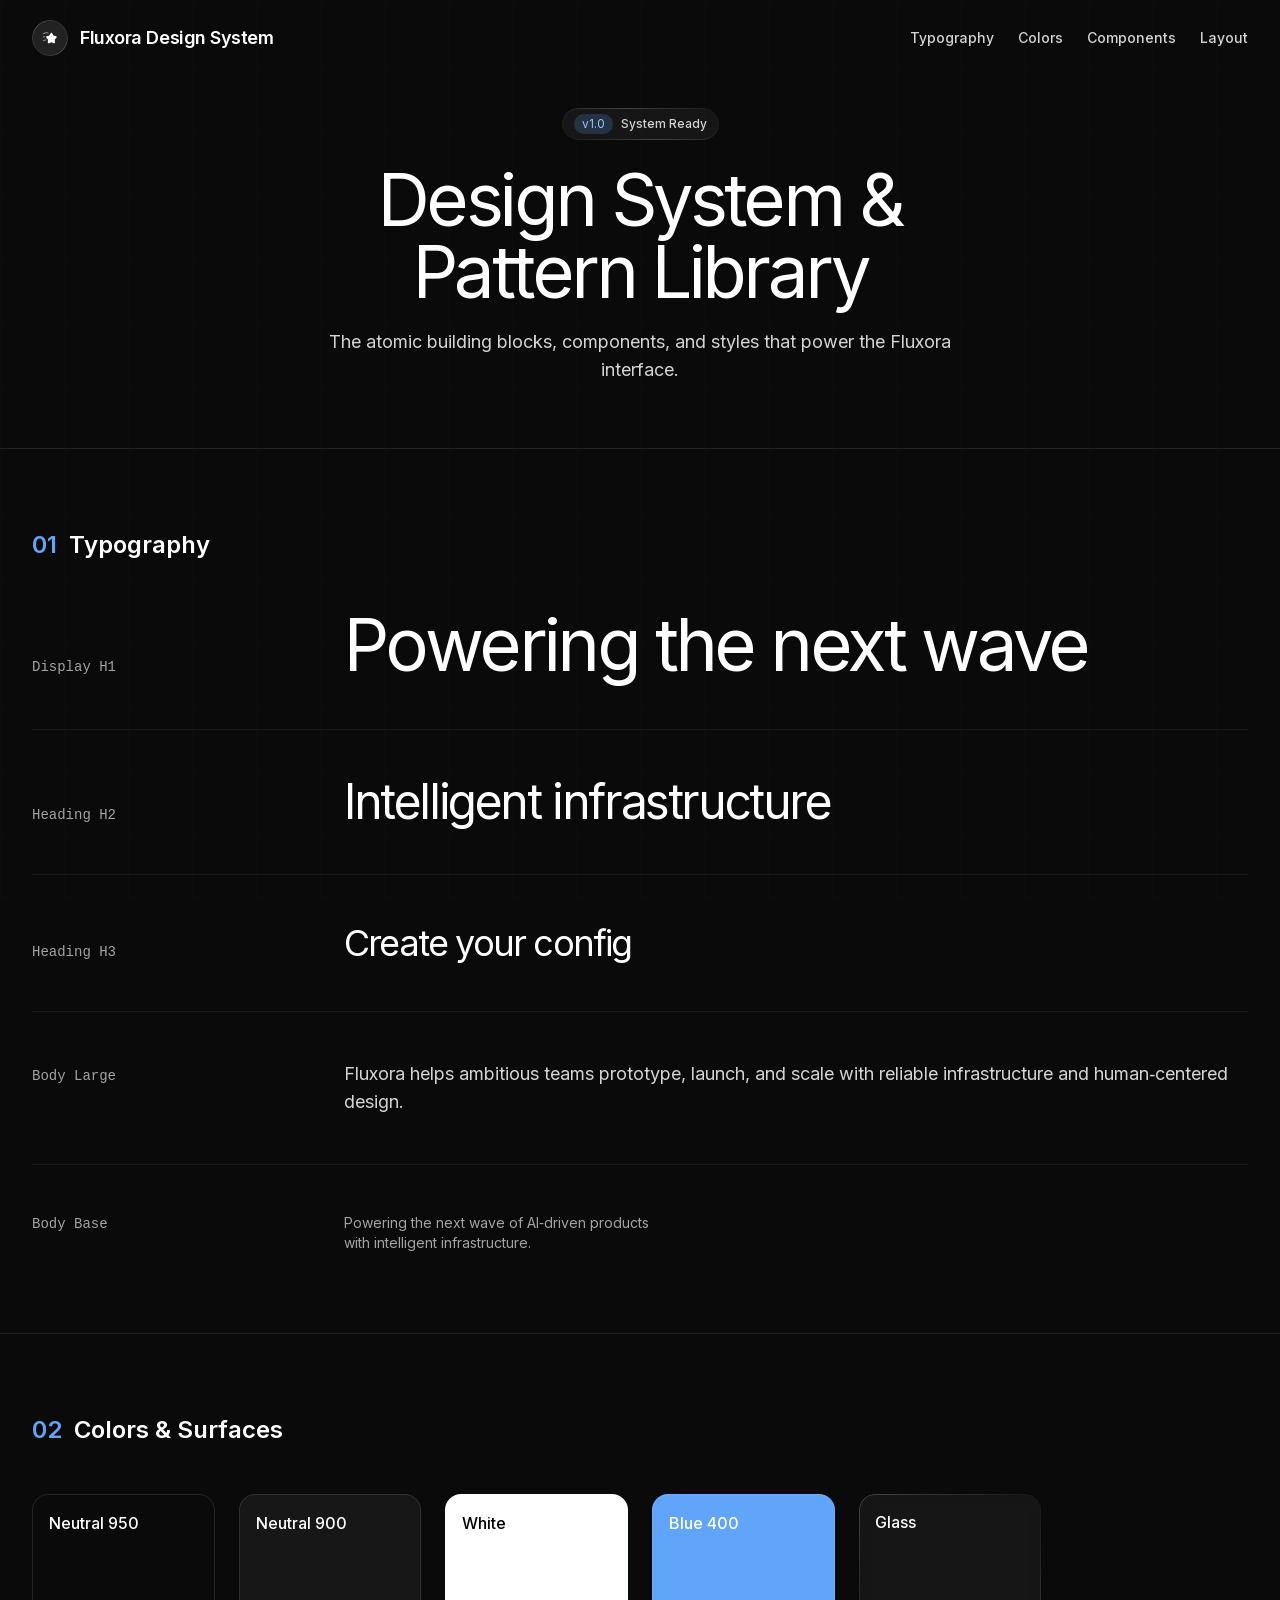
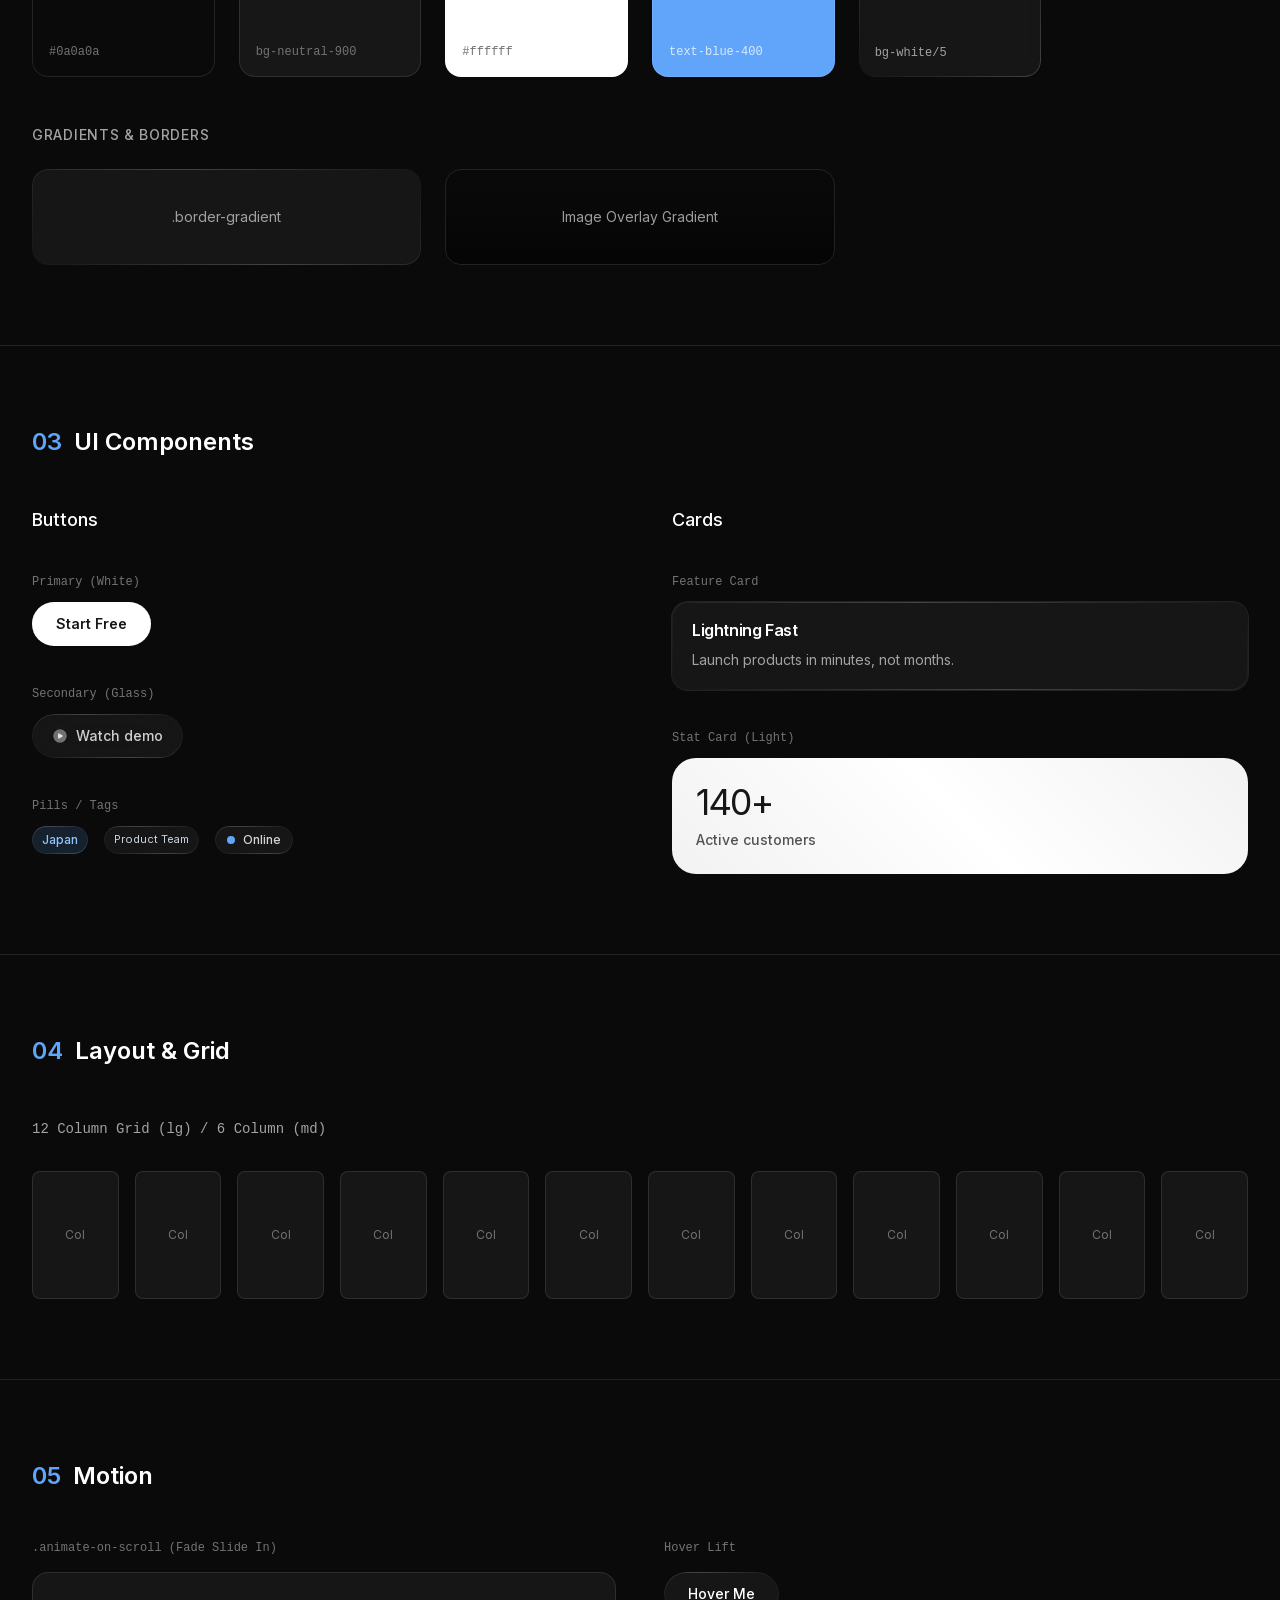
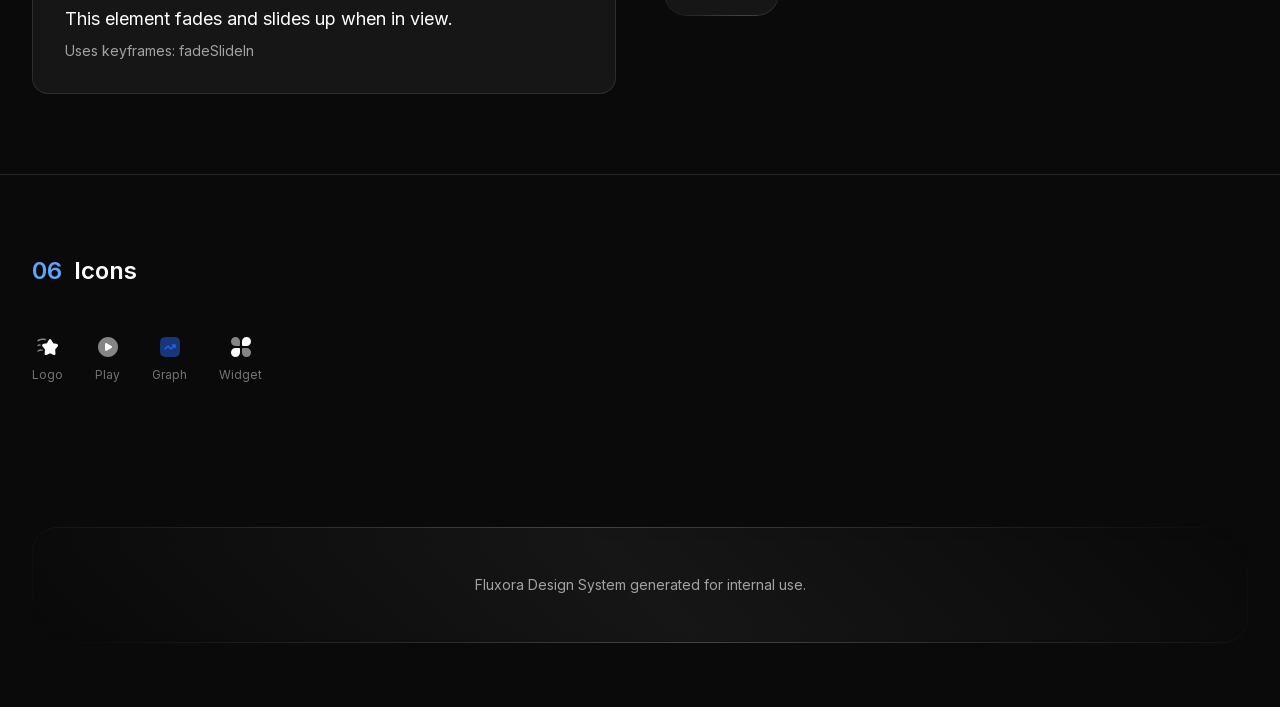
<file: assets/templates/fluxora.aura.build/design-system.html>
<!DOCTYPE html>
<html lang="en">
<head>
    <meta charset="utf-8"/>
    <meta content="width=device-width, initial-scale=1" name="viewport"/>
    <title>Design System - Fluxora</title>
    <link href="https://fonts.googleapis.com" rel="preconnect"/>
    <link crossorigin="" href="https://fonts.gstatic.com" rel="preconnect"/>
    <link href="assets/css2_2832c0ff631d.css" rel="stylesheet"/>
    <script src="assets/resource_3fa48481346f.js"></script>
    <script src="assets/iconify_654a1ef798a3.js"></script>
    <script src="assets/chart_ba9eca532d10.js"></script>
    <style>
        /* Animation Keyframe */
        @keyframes fadeSlideIn {
        0% {
        opacity: 0;
        transform: translateY(30px);
        filter: blur(8px);
        }
        100% {
        opacity: 1;
        transform: translateY(0);
        filter: blur(0px);
        }
        }
        /* Border gradient shared style */
        .border-gradient {
        position: relative;
        }
        .border-gradient::before {
        content: "";
        position: absolute;
        inset: 0;
        border-radius: inherit;
        padding: 1px;
        -webkit-mask: linear-gradient(#fff 0 0) content-box, linear-gradient(#fff 0 0);
        -webkit-mask-composite: xor;
        mask-composite: exclude;
        background: linear-gradient(225deg, rgba(255, 255, 255, 0.0) 0%, rgba(255, 255, 255, 0.2) 50%, rgba(255, 255, 255, 0.0) 100%);
        pointer-events: none;
        }
        /* Scroll fallback */
        html, body {
            overflow-y: auto !important;
            overflow-x: hidden !important;
            height: auto !important;
            min-height: 100vh !important;
        }
    </style>
    <script>
    /* Animation on Scroll */
    (function () {
    const style = document.createElement("style");
    style.textContent = `
    .animate-on-scroll { animation-play-state: paused !important; }
    .animate-on-scroll.animate { animation-play-state: running !important; }
    `;
    document.head.appendChild(style);
    const once = true;
    if (!window.__inViewIO) {
    window.__inViewIO = new IntersectionObserver((entries) => {
    entries.forEach((entry) => {
    if (entry.isIntersecting) {
    entry.target.classList.add("animate");
    if (once) window.__inViewIO.unobserve(entry.target);
    }
    });
    }, { threshold: 0.2, rootMargin: "0px 0px -10% 0px" });
    }
    window.initInViewAnimations = function (selector = ".animate-on-scroll") {
    document.querySelectorAll(selector).forEach((el) => {
    window.__inViewIO.observe(el);
    });
    };
    document.addEventListener("DOMContentLoaded", () => initInViewAnimations());
    })();
    </script>
</head>
<body class="min-h-screen bg-neutral-950 text-white antialiased" style="font-family: Inter, ui-sans-serif, system-ui, -apple-system, Segoe UI, Roboto, Helvetica, Arial;">
    
    <!-- Background -->
    <div class="fixed inset-0 -z-10 bg-neutral-950">
        <div class="absolute inset-0 opacity-[0.03]">
            <svg class="w-full h-full" xmlns="http://www.w3.org/2000/svg">
            <defs>
            <pattern height="64" id="grid" patternunits="userSpaceOnUse" width="64">
            <path d="M64 0H0v64" fill="none" stroke="white" stroke-width="0.5"></path>
            </pattern>
            </defs>
            <rect fill="url(#grid)" height="100%" width="100%"></rect>
            </svg>
        </div>
    </div>

    <!-- Navigation -->
    <header class="relative z-10">
        <nav class="mx-auto max-w-7xl px-4 sm:px-6 lg:px-8 py-5 flex items-center justify-between">
            <a class="flex items-center gap-3" href="index.html">
                <span class="inline-flex items-center justify-center bg-white/10 w-9 h-9 rounded-full backdrop-blur border-gradient" style="border-radius: 9999px;">
                    <svg aria-hidden="true" data-height="16" data-icon="solar:star-fall-minimalistic-2-bold-duotone" data-width="16" height="16" role="img" style="color: rgb(255, 255, 255);" viewbox="0 0 24 24" width="16" xmlns="http://www.w3.org/2000/svg"><path d="M11.811 6.727C12.825 4.909 13.331 4 14.09 4c.757 0 1.264.909 2.277 2.727l.262.47c.288.517.432.775.657.945c.224.17.504.234 1.063.36l.51.116c1.967.445 2.95.667 3.185 1.42s-.437 1.537-1.778 3.106l-.347.406c-.381.445-.572.668-.658.944s-.057.573 0 1.168l.053.541c.203 2.094.305 3.14-.308 3.605s-1.534.041-3.377-.807l-.476-.22c-.524-.24-.786-.361-1.063-.361c-.278 0-.54.12-1.063.361l-.477.22c-1.842.848-2.763 1.272-3.376.807s-.511-1.511-.309-3.605l.053-.541c.057-.595.086-.892 0-1.168s-.276-.498-.657-.944l-.347-.406C6.57 11.575 5.9 10.79 6.135 10.038s1.218-.975 3.185-1.42l.51-.116c.559-.126.838-.19 1.063-.36s.368-.428.656-.945z" fill="currentColor"></path><path clip-rule="evenodd" d="M8.745 5.202c-1.981-.57-4.107-.269-6.158.932l-.208.122a.75.75 0 0 1-.758-1.294l.208-.122C4.19 3.457 6.737 3.063 9.161 3.76l.208.06a.75.75 0 0 1-.416 1.441zM4.836 9.936a.75.75 0 0 1-.683.811c-.154.014-.27.02-.37.027a3 3 0 0 0-.444.048c-.196.038-.452.117-.915.349a.75.75 0 1 1-.67-1.342c.537-.268.926-.408 1.302-.48c.247-.048.502-.064.731-.08l.238-.016a.75.75 0 0 1 .811.683m1.082 5.92a3.99 3.99 0 0 0-3.365.733a.75.75 0 1 1-.928-1.178a5.49 5.49 0 0 1 4.635-1.015a.75.75 0 0 1-.342 1.46" fill="currentColor" fill-rule="evenodd" opacity=".5"></path></svg>
                </span>
                <span class="text-lg font-semibold tracking-tight">Fluxora Design System</span>
            </a>
            <div class="flex items-center gap-6">
                <a class="text-sm font-medium text-neutral-300 hover:text-white transition-colors" href="#typography">Typography</a>
                <a class="text-sm font-medium text-neutral-300 hover:text-white transition-colors" href="#colors">Colors</a>
                <a class="text-sm font-medium text-neutral-300 hover:text-white transition-colors" href="#components">Components</a>
                <a class="text-sm font-medium text-neutral-300 hover:text-white transition-colors" href="#layout">Layout</a>
            </div>
        </nav>
    </header>

    <!-- 0) Hero Clone -->
    <main class="relative z-10">
        <section class="mx-auto max-w-7xl px-4 sm:px-6 lg:px-8 pt-8 pb-16">
            <!-- Pill -->
            <div class="mx-auto w-fit mb-6">
                <div class="inline-flex items-center gap-2 rounded-full border-gradient bg-white/5 px-3 py-1.5 text-xs text-neutral-300" style="border-radius: 9999px;">
                    <span class="inline-flex items-center justify-center rounded-full bg-blue-400/20 text-blue-300 px-2 py-0.5">
                    v1.0
                    </span>
                    <span class="font-medium">System Ready</span>
                </div>
            </div>
            <!-- Heading -->
            <div class="text-center">
                <h1 class="mx-auto max-w-4xl text-4xl sm:text-5xl md:text-6xl lg:text-7xl tracking-tighter">
                    Design System &<br/>Pattern Library
                </h1>
                <p class="mx-auto mt-5 max-w-2xl text-base sm:text-lg text-neutral-300">
                    The atomic building blocks, components, and styles that power the Fluxora interface.
                </p>
            </div>
        </section>

        <!-- 1) Typography -->
        <section id="typography" class="mx-auto max-w-7xl px-4 sm:px-6 lg:px-8 py-20 border-t border-white/10">
            <h2 class="text-2xl font-semibold mb-12 flex items-center gap-3">
                <span class="text-blue-400">01</span> Typography
            </h2>

            <div class="space-y-12">
                <!-- H1 Display -->
                <div class="grid grid-cols-1 md:grid-cols-12 gap-8 items-baseline pb-12 border-b border-white/5">
                    <div class="md:col-span-3 text-sm text-neutral-400 font-mono">Display H1</div>
                    <div class="md:col-span-9">
                        <h1 class="text-4xl sm:text-5xl md:text-6xl lg:text-7xl tracking-tighter">
                            Powering the next wave
                        </h1>
                    </div>
                </div>

                <!-- H2 Heading -->
                <div class="grid grid-cols-1 md:grid-cols-12 gap-8 items-baseline pb-12 border-b border-white/5">
                    <div class="md:col-span-3 text-sm text-neutral-400 font-mono">Heading H2</div>
                    <div class="md:col-span-9">
                        <h2 class="text-3xl sm:text-4xl md:text-5xl text-white tracking-tighter">
                            Intelligent infrastructure
                        </h2>
                    </div>
                </div>

                <!-- H3 Heading -->
                <div class="grid grid-cols-1 md:grid-cols-12 gap-8 items-baseline pb-12 border-b border-white/5">
                    <div class="md:col-span-3 text-sm text-neutral-400 font-mono">Heading H3</div>
                    <div class="md:col-span-9">
                        <h3 class="text-3xl sm:text-4xl text-white tracking-tighter">
                            Create your config
                        </h3>
                    </div>
                </div>

                <!-- Body Large -->
                <div class="grid grid-cols-1 md:grid-cols-12 gap-8 items-baseline pb-12 border-b border-white/5">
                    <div class="md:col-span-3 text-sm text-neutral-400 font-mono">Body Large</div>
                    <div class="md:col-span-9">
                        <p class="text-base sm:text-lg text-neutral-300">
                            Fluxora helps ambitious teams prototype, launch, and scale with reliable infrastructure and human‑centered design.
                        </p>
                    </div>
                </div>

                <!-- Body Small/Base -->
                <div class="grid grid-cols-1 md:grid-cols-12 gap-8 items-baseline">
                    <div class="md:col-span-3 text-sm text-neutral-400 font-mono">Body Base</div>
                    <div class="md:col-span-9">
                        <p class="text-sm text-neutral-400 max-w-xs">
                            Powering the next wave of AI‑driven products with intelligent infrastructure.
                        </p>
                    </div>
                </div>
            </div>
        </section>

        <!-- 2) Colors & Surfaces -->
        <section id="colors" class="mx-auto max-w-7xl px-4 sm:px-6 lg:px-8 py-20 border-t border-white/10">
            <h2 class="text-2xl font-semibold mb-12 flex items-center gap-3">
                <span class="text-blue-400">02</span> Colors & Surfaces
            </h2>

            <div class="grid grid-cols-2 md:grid-cols-4 lg:grid-cols-6 gap-6">
                <!-- Neutral 950 (Bg) -->
                <div class="aspect-square rounded-2xl bg-neutral-950 border border-white/10 p-4 flex flex-col justify-between">
                    <span class="text-white font-medium">Neutral 950</span>
                    <span class="text-xs text-neutral-500 font-mono">#0a0a0a</span>
                </div>
                <!-- Neutral 900 (Card) -->
                <div class="aspect-square rounded-2xl bg-neutral-900 border border-white/10 p-4 flex flex-col justify-between">
                    <span class="text-white font-medium">Neutral 900</span>
                    <span class="text-xs text-neutral-500 font-mono">bg-neutral-900</span>
                </div>
                 <!-- White -->
                 <div class="aspect-square rounded-2xl bg-white border border-white/10 p-4 flex flex-col justify-between">
                    <span class="text-black font-medium">White</span>
                    <span class="text-xs text-neutral-500 font-mono">#ffffff</span>
                </div>
                <!-- Blue 400 -->
                <div class="aspect-square rounded-2xl bg-blue-400 border border-white/10 p-4 flex flex-col justify-between">
                    <span class="text-white font-medium">Blue 400</span>
                    <span class="text-xs text-blue-100 font-mono">text-blue-400</span>
                </div>
                <!-- Glass Surface -->
                <div class="aspect-square rounded-2xl bg-white/5 border-gradient backdrop-blur p-4 flex flex-col justify-between" style="border-radius: 16px;">
                    <span class="text-white font-medium">Glass</span>
                    <span class="text-xs text-neutral-400 font-mono">bg-white/5</span>
                </div>
            </div>

            <!-- Gradients -->
             <div class="mt-12">
                <h3 class="text-sm font-medium text-neutral-400 mb-6 uppercase tracking-wider">Gradients & Borders</h3>
                <div class="grid grid-cols-1 md:grid-cols-3 gap-6">
                    <!-- Border Gradient Example -->
                    <div class="h-24 rounded-2xl border-gradient bg-white/5 flex items-center justify-center" style="border-radius: 16px;">
                        <span class="text-sm text-white/60">.border-gradient</span>
                    </div>
                     <!-- Linear Gradient Overlay -->
                     <div class="h-24 rounded-2xl border border-white/10 relative overflow-hidden flex items-center justify-center">
                        <div class="absolute inset-0 bg-gradient-to-b from-black/0 via-black/20 to-black/50"></div>
                        <span class="text-sm text-white/60 relative z-10">Image Overlay Gradient</span>
                    </div>
                </div>
             </div>
        </section>

        <!-- 3) UI Components -->
        <section id="components" class="mx-auto max-w-7xl px-4 sm:px-6 lg:px-8 py-20 border-t border-white/10">
            <h2 class="text-2xl font-semibold mb-12 flex items-center gap-3">
                <span class="text-blue-400">03</span> UI Components
            </h2>

            <div class="grid grid-cols-1 lg:grid-cols-2 gap-16">
                
                <!-- Buttons & Actions -->
                <div class="space-y-10">
                    <h3 class="text-lg font-medium text-white">Buttons</h3>
                    
                    <!-- Primary (White) -->
                    <div class="flex flex-col gap-3">
                        <span class="text-xs text-neutral-500 font-mono">Primary (White)</span>
                        <div class="flex">
                            <button class="inline-flex items-center gap-2 rounded-full bg-white text-neutral-900 px-6 py-3 text-sm font-semibold shadow-[0_1px_0_0_rgba(255,255,255,0.4)_inset,0_1px_2px_rgba(0,0,0,0.2)] hover:-translate-y-0.5 transition-all" style="border-radius: 9999px;">
                                Start Free
                            </button>
                        </div>
                    </div>

                    <!-- Secondary (Glass) -->
                    <div class="flex flex-col gap-3">
                        <span class="text-xs text-neutral-500 font-mono">Secondary (Glass)</span>
                        <div class="flex">
                            <button class="inline-flex gap-2 border-gradient hover:text-white transition-all hover:-translate-y-0.5 text-sm font-medium text-white/80 bg-white/5 rounded-full pt-3 pr-5 pb-3 pl-5 backdrop-blur-xl gap-x-2 gap-y-2 items-center" style="border-radius: 9999px">
                                <svg aria-hidden="true" data-height="16" data-icon="solar:play-circle-bold-duotone" data-width="16" height="16" role="img" viewbox="0 0 24 24" width="16" xmlns="http://www.w3.org/2000/svg"><path clip-rule="evenodd" d="M12 22c5.523 0 10-4.477 10-10S17.523 2 12 2S2 6.477 2 12s4.477 10 10 10" fill="currentColor" fill-rule="evenodd" opacity=".5"></path><path d="m15.414 13.059l-4.72 2.787C9.934 16.294 9 15.71 9 14.786V9.214c0-.924.934-1.507 1.694-1.059l4.72 2.787c.781.462.781 1.656 0 2.118" fill="currentColor"></path></svg>
                                Watch demo
                            </button>
                        </div>
                    </div>

                    <!-- Pills & Badges -->
                    <div class="flex flex-col gap-3">
                         <span class="text-xs text-neutral-500 font-mono">Pills / Tags</span>
                         <div class="flex flex-wrap gap-4">
                            <span class="inline-flex items-center rounded-full bg-blue-400/15 text-blue-300 px-2.5 py-1 text-xs font-medium border-gradient" style="border-radius: 9999px;">Japan</span>
                            
                            <span class="inline-flex items-center gap-1 text-[11px] border-gradient text-slate-300 bg-white/5 rounded-full px-2.5 py-1 backdrop-blur" style="border-radius: 9999px;">
                                Product Team
                            </span>

                            <div class="hidden sm:flex items-center gap-2 rounded-full border-gradient bg-white/5 px-3 py-1.5" style="border-radius: 9999px;">
                                <span class="h-2 w-2 rounded-full bg-blue-400"></span>
                                <span class="text-xs text-neutral-300 font-medium">Online</span>
                            </div>
                         </div>
                    </div>
                </div>

                <!-- Cards & Containers -->
                <div class="space-y-10">
                    <h3 class="text-lg font-medium text-white">Cards</h3>

                    <!-- Basic Card -->
                    <div class="flex flex-col gap-3">
                         <span class="text-xs text-neutral-500 font-mono">Feature Card</span>
                         <div class="rounded-2xl bg-white/5 ring-1 ring-white/10 p-5 border-gradient">
                            <h3 class="text-base tracking-tight text-white font-semibold leading-none">Lightning Fast</h3>
                            <p class="mt-3 text-sm text-neutral-400">Launch products in minutes, not months.</p>
                        </div>
                    </div>

                    <!-- Stat Card -->
                    <div class="flex flex-col gap-3">
                        <span class="text-xs text-neutral-500 font-mono">Stat Card (Light)</span>
                        <div class="rounded-3xl bg-white text-neutral-900 p-6 border-gradient" style="background:linear-gradient(225deg,rgba(255,255,255,0.95) 0%,rgba(255,255,255,1) 50%,rgba(255,255,255,0.95) 100%); border-radius: 24px;">
                            <p class="text-4xl tracking-tighter">140+</p>
                            <p class="mt-2 text-sm text-neutral-600 font-medium">Active customers</p>
                        </div>
                    </div>
                </div>
            </div>
        </section>

        <!-- 4) Layout & Spacing -->
        <section id="layout" class="mx-auto max-w-7xl px-4 sm:px-6 lg:px-8 py-20 border-t border-white/10">
             <h2 class="text-2xl font-semibold mb-12 flex items-center gap-3">
                <span class="text-blue-400">04</span> Layout & Grid
            </h2>

            <div class="grid grid-cols-1 md:grid-cols-6 lg:grid-cols-12 gap-4">
                <div class="col-span-12 md:col-span-12 lg:col-span-12 mb-4">
                    <span class="text-sm text-neutral-400 font-mono">12 Column Grid (lg) / 6 Column (md)</span>
                </div>
                <!-- Grid Visualization -->
                <div class="h-32 bg-white/5 border border-white/10 rounded-lg flex items-center justify-center text-xs text-neutral-500">Col</div>
                <div class="h-32 bg-white/5 border border-white/10 rounded-lg flex items-center justify-center text-xs text-neutral-500">Col</div>
                <div class="h-32 bg-white/5 border border-white/10 rounded-lg flex items-center justify-center text-xs text-neutral-500">Col</div>
                <div class="h-32 bg-white/5 border border-white/10 rounded-lg flex items-center justify-center text-xs text-neutral-500">Col</div>
                <div class="h-32 bg-white/5 border border-white/10 rounded-lg flex items-center justify-center text-xs text-neutral-500">Col</div>
                <div class="h-32 bg-white/5 border border-white/10 rounded-lg flex items-center justify-center text-xs text-neutral-500">Col</div>
                <div class="h-32 bg-white/5 border border-white/10 rounded-lg flex items-center justify-center text-xs text-neutral-500 hidden lg:flex">Col</div>
                <div class="h-32 bg-white/5 border border-white/10 rounded-lg flex items-center justify-center text-xs text-neutral-500 hidden lg:flex">Col</div>
                <div class="h-32 bg-white/5 border border-white/10 rounded-lg flex items-center justify-center text-xs text-neutral-500 hidden lg:flex">Col</div>
                <div class="h-32 bg-white/5 border border-white/10 rounded-lg flex items-center justify-center text-xs text-neutral-500 hidden lg:flex">Col</div>
                <div class="h-32 bg-white/5 border border-white/10 rounded-lg flex items-center justify-center text-xs text-neutral-500 hidden lg:flex">Col</div>
                <div class="h-32 bg-white/5 border border-white/10 rounded-lg flex items-center justify-center text-xs text-neutral-500 hidden lg:flex">Col</div>
            </div>
        </section>

        <!-- 5) Motion -->
        <section id="motion" class="mx-auto max-w-7xl px-4 sm:px-6 lg:px-8 py-20 border-t border-white/10">
            <h2 class="text-2xl font-semibold mb-12 flex items-center gap-3">
                <span class="text-blue-400">05</span> Motion
            </h2>

            <div class="grid grid-cols-1 md:grid-cols-2 gap-12">
                <div>
                     <span class="text-xs text-neutral-500 font-mono mb-4 block">.animate-on-scroll (Fade Slide In)</span>
                     <div class="p-8 border border-white/10 rounded-2xl bg-white/5 animate-on-scroll animate">
                        <p class="text-white text-lg">
                            This element fades and slides up when in view.
                        </p>
                        <p class="text-neutral-400 text-sm mt-2">
                            Uses keyframes: fadeSlideIn
                        </p>
                     </div>
                </div>
                
                <div>
                    <span class="text-xs text-neutral-500 font-mono mb-4 block">Hover Lift</span>
                    <button class="inline-flex items-center gap-2 rounded-full border-gradient bg-white/5 px-6 py-3 text-sm font-medium text-white transition-all hover:-translate-y-0.5" style="border-radius: 9999px;">
                        Hover Me
                    </button>
                </div>
            </div>
        </section>

        <!-- 6) Icons -->
        <section class="mx-auto max-w-7xl px-4 sm:px-6 lg:px-8 py-20 border-t border-white/10">
            <h2 class="text-2xl font-semibold mb-12 flex items-center gap-3">
                <span class="text-blue-400">06</span> Icons
            </h2>
            <div class="flex flex-wrap gap-8">
                 <div class="flex flex-col items-center gap-2">
                     <svg aria-hidden="true" data-height="24" data-icon="solar:star-fall-minimalistic-2-bold-duotone" data-width="24" height="24" role="img" style="color: rgb(255, 255, 255);" viewbox="0 0 24 24" width="24" xmlns="http://www.w3.org/2000/svg"><path d="M11.811 6.727C12.825 4.909 13.331 4 14.09 4c.757 0 1.264.909 2.277 2.727l.262.47c.288.517.432.775.657.945c.224.17.504.234 1.063.36l.51.116c1.967.445 2.95.667 3.185 1.42s-.437 1.537-1.778 3.106l-.347.406c-.381.445-.572.668-.658.944s-.057.573 0 1.168l.053.541c.203 2.094.305 3.14-.308 3.605s-1.534.041-3.377-.807l-.476-.22c-.524-.24-.786-.361-1.063-.361c-.278 0-.54.12-1.063.361l-.477.22c-1.842.848-2.763 1.272-3.376.807s-.511-1.511-.309-3.605l.053-.541c.057-.595.086-.892 0-1.168s-.276-.498-.657-.944l-.347-.406C6.57 11.575 5.9 10.79 6.135 10.038s1.218-.975 3.185-1.42l.51-.116c.559-.126.838-.19 1.063-.36s.368-.428.656-.945z" fill="currentColor"></path><path clip-rule="evenodd" d="M8.745 5.202c-1.981-.57-4.107-.269-6.158.932l-.208.122a.75.75 0 0 1-.758-1.294l.208-.122C4.19 3.457 6.737 3.063 9.161 3.76l.208.06a.75.75 0 0 1-.416 1.441zM4.836 9.936a.75.75 0 0 1-.683.811c-.154.014-.27.02-.37.027a3 3 0 0 0-.444.048c-.196.038-.452.117-.915.349a.75.75 0 1 1-.67-1.342c.537-.268.926-.408 1.302-.48c.247-.048.502-.064.731-.08l.238-.016a.75.75 0 0 1 .811.683m1.082 5.92a3.99 3.99 0 0 0-3.365.733a.75.75 0 1 1-.928-1.178a5.49 5.49 0 0 1 4.635-1.015a.75.75 0 0 1-.342 1.46" fill="currentColor" fill-rule="evenodd" opacity=".5"></path></svg>
                     <span class="text-xs text-neutral-500">Logo</span>
                 </div>
                 <div class="flex flex-col items-center gap-2">
                    <svg aria-hidden="true" data-height="24" data-icon="solar:play-circle-bold-duotone" data-width="24" height="24" role="img" viewbox="0 0 24 24" width="24" xmlns="http://www.w3.org/2000/svg" class="text-white"><path clip-rule="evenodd" d="M12 22c5.523 0 10-4.477 10-10S17.523 2 12 2S2 6.477 2 12s4.477 10 10 10" fill="currentColor" fill-rule="evenodd" opacity=".5"></path><path d="m15.414 13.059l-4.72 2.787C9.934 16.294 9 15.71 9 14.786V9.214c0-.924.934-1.507 1.694-1.059l4.72 2.787c.781.462.781 1.656 0 2.118" fill="currentColor"></path></svg>
                    <span class="text-xs text-neutral-500">Play</span>
                </div>
                 <div class="flex flex-col items-center gap-2">
                    <svg aria-hidden="true" data-height="24" data-icon="solar:graph-up-bold-duotone" data-width="24" height="24" role="img" viewbox="0 0 24 24" width="24" xmlns="http://www.w3.org/2000/svg" class="text-blue-600"><path d="M2 12c0-4.714 0-7.071 1.464-8.536C4.93 2 7.286 2 12 2s7.071 0 8.535 1.464C22 4.93 22 7.286 22 12s0 7.071-1.465 8.535C19.072 22 16.714 22 12 22s-7.071 0-8.536-1.465C2 19.072 2 16.714 2 12" fill="currentColor" opacity=".5"></path><path d="M14.5 10.75a.75.75 0 0 1 0-1.5H17a.75.75 0 0 1 .75.75v2.5a.75.75 0 0 1-1.5 0v-.69l-2.013 2.013a1.75 1.75 0 0 1-2.474 0l-1.586-1.586a.25.25 0 0 0-.354 0L7.53 14.53a.75.75 0 0 1-1.06-1.06l2.293-2.293a1.75 1.75 0 0 1 2.474 0l1.586 1.586a.25.25 0 0 0 .354 0l2.012-2.013z" fill="currentColor"></path></svg>
                    <span class="text-xs text-neutral-500">Graph</span>
                </div>
                <div class="flex flex-col items-center gap-2">
                    <svg aria-hidden="true" data-height="24" data-icon="solar:widget-6-bold-duotone" data-width="24" height="24" role="img" viewbox="0 0 24 24" width="24" xmlns="http://www.w3.org/2000/svg" class="text-white"><path d="M2 17.5A4.5 4.5 0 0 1 6.5 13h2.7c.63 0 .945 0 1.186.123c.211.107.384.28.491.491c.123.24.123.556.123 1.186v2.7a4.5 4.5 0 1 1-9 0m11-11a4.5 4.5 0 1 1 4.5 4.5h-3.214c-.15 0-.224 0-.287-.007a1.125 1.125 0 0 1-.992-.992C13 9.938 13 9.864 13 9.714z" fill="currentColor"></path><path d="M2 6.5a4.5 4.5 0 0 1 9 0v3c0 .349 0 .523-.038.666a1.13 1.13 0 0 1-.796.796C10.023 11 9.85 11 9.5 11h-3A4.5 4.5 0 0 1 2 6.5m11 8c0-.349 0-.523.038-.666c.104-.388.408-.692.796-.796c.143-.038.317-.038.666-.038h3a4.5 4.5 0 1 1-4.5 4.5z" fill="currentColor" opacity=".5"></path></svg>
                    <span class="text-xs text-neutral-500">Widget</span>
                </div>
            </div>
        </section>

        <!-- Footer -->
        <footer class="mx-auto max-w-7xl px-4 sm:px-6 lg:px-8 mt-16 mb-16">
            <div class="rounded-3xl border-gradient p-8 sm:p-12 backdrop-blur text-center" style="background:linear-gradient(225deg,rgba(255,255,255,0.0) 0%,rgba(255,255,255,0.05) 50%,rgba(255,255,255,0.0) 100%); border-radius: 24px;">
                 <p class="text-sm text-neutral-400">Fluxora Design System generated for internal use.</p>
            </div>
        </footer>
    </main>

</body>
</html>
</file>
<file: assets/templates/glass-effect2/assets/css2_ac990486f183.css>
/* cyrillic-ext */
@font-face {
  font-family: 'Montserrat';
  font-style: normal;
  font-weight: 400;
  font-display: swap;
  src: url("JTUSjIg1_i6t8kCHKm459WRhyyTh89_293d80836a21.woff2") format('woff2');
  unicode-range: U+0460-052F, U+1C80-1C8A, U+20B4, U+2DE0-2DFF, U+A640-A69F, U+FE2E-FE2F;
}
/* cyrillic */
@font-face {
  font-family: 'Montserrat';
  font-style: normal;
  font-weight: 400;
  font-display: swap;
  src: url("JTUSjIg1_i6t8kCHKm459W1hyyTh89_9e6b6d4408ce.woff2") format('woff2');
  unicode-range: U+0301, U+0400-045F, U+0490-0491, U+04B0-04B1, U+2116;
}
/* vietnamese */
@font-face {
  font-family: 'Montserrat';
  font-style: normal;
  font-weight: 400;
  font-display: swap;
  src: url("JTUSjIg1_i6t8kCHKm459WZhyyTh89_c209a25babd2.woff2") format('woff2');
  unicode-range: U+0102-0103, U+0110-0111, U+0128-0129, U+0168-0169, U+01A0-01A1, U+01AF-01B0, U+0300-0301, U+0303-0304, U+0308-0309, U+0323, U+0329, U+1EA0-1EF9, U+20AB;
}
/* latin-ext */
@font-face {
  font-family: 'Montserrat';
  font-style: normal;
  font-weight: 400;
  font-display: swap;
  src: url("JTUSjIg1_i6t8kCHKm459WdhyyTh89_de38a2180d94.woff2") format('woff2');
  unicode-range: U+0100-02BA, U+02BD-02C5, U+02C7-02CC, U+02CE-02D7, U+02DD-02FF, U+0304, U+0308, U+0329, U+1D00-1DBF, U+1E00-1E9F, U+1EF2-1EFF, U+2020, U+20A0-20AB, U+20AD-20C0, U+2113, U+2C60-2C7F, U+A720-A7FF;
}
/* latin */
@font-face {
  font-family: 'Montserrat';
  font-style: normal;
  font-weight: 400;
  font-display: swap;
  src: url("JTUSjIg1_i6t8kCHKm459WlhyyTh89_2f5adf1176f9.woff2") format('woff2');
  unicode-range: U+0000-00FF, U+0131, U+0152-0153, U+02BB-02BC, U+02C6, U+02DA, U+02DC, U+0304, U+0308, U+0329, U+2000-206F, U+20AC, U+2122, U+2191, U+2193, U+2212, U+2215, U+FEFF, U+FFFD;
}
/* cyrillic-ext */
@font-face {
  font-family: 'Montserrat';
  font-style: normal;
  font-weight: 500;
  font-display: swap;
  src: url("JTUSjIg1_i6t8kCHKm459WRhyyTh89_293d80836a21.woff2") format('woff2');
  unicode-range: U+0460-052F, U+1C80-1C8A, U+20B4, U+2DE0-2DFF, U+A640-A69F, U+FE2E-FE2F;
}
/* cyrillic */
@font-face {
  font-family: 'Montserrat';
  font-style: normal;
  font-weight: 500;
  font-display: swap;
  src: url("JTUSjIg1_i6t8kCHKm459W1hyyTh89_9e6b6d4408ce.woff2") format('woff2');
  unicode-range: U+0301, U+0400-045F, U+0490-0491, U+04B0-04B1, U+2116;
}
/* vietnamese */
@font-face {
  font-family: 'Montserrat';
  font-style: normal;
  font-weight: 500;
  font-display: swap;
  src: url("JTUSjIg1_i6t8kCHKm459WZhyyTh89_c209a25babd2.woff2") format('woff2');
  unicode-range: U+0102-0103, U+0110-0111, U+0128-0129, U+0168-0169, U+01A0-01A1, U+01AF-01B0, U+0300-0301, U+0303-0304, U+0308-0309, U+0323, U+0329, U+1EA0-1EF9, U+20AB;
}
/* latin-ext */
@font-face {
  font-family: 'Montserrat';
  font-style: normal;
  font-weight: 500;
  font-display: swap;
  src: url("JTUSjIg1_i6t8kCHKm459WdhyyTh89_de38a2180d94.woff2") format('woff2');
  unicode-range: U+0100-02BA, U+02BD-02C5, U+02C7-02CC, U+02CE-02D7, U+02DD-02FF, U+0304, U+0308, U+0329, U+1D00-1DBF, U+1E00-1E9F, U+1EF2-1EFF, U+2020, U+20A0-20AB, U+20AD-20C0, U+2113, U+2C60-2C7F, U+A720-A7FF;
}
/* latin */
@font-face {
  font-family: 'Montserrat';
  font-style: normal;
  font-weight: 500;
  font-display: swap;
  src: url("JTUSjIg1_i6t8kCHKm459WlhyyTh89_2f5adf1176f9.woff2") format('woff2');
  unicode-range: U+0000-00FF, U+0131, U+0152-0153, U+02BB-02BC, U+02C6, U+02DA, U+02DC, U+0304, U+0308, U+0329, U+2000-206F, U+20AC, U+2122, U+2191, U+2193, U+2212, U+2215, U+FEFF, U+FFFD;
}
/* cyrillic-ext */
@font-face {
  font-family: 'Montserrat';
  font-style: normal;
  font-weight: 600;
  font-display: swap;
  src: url("JTUSjIg1_i6t8kCHKm459WRhyyTh89_293d80836a21.woff2") format('woff2');
  unicode-range: U+0460-052F, U+1C80-1C8A, U+20B4, U+2DE0-2DFF, U+A640-A69F, U+FE2E-FE2F;
}
/* cyrillic */
@font-face {
  font-family: 'Montserrat';
  font-style: normal;
  font-weight: 600;
  font-display: swap;
  src: url("JTUSjIg1_i6t8kCHKm459W1hyyTh89_9e6b6d4408ce.woff2") format('woff2');
  unicode-range: U+0301, U+0400-045F, U+0490-0491, U+04B0-04B1, U+2116;
}
/* vietnamese */
@font-face {
  font-family: 'Montserrat';
  font-style: normal;
  font-weight: 600;
  font-display: swap;
  src: url("JTUSjIg1_i6t8kCHKm459WZhyyTh89_c209a25babd2.woff2") format('woff2');
  unicode-range: U+0102-0103, U+0110-0111, U+0128-0129, U+0168-0169, U+01A0-01A1, U+01AF-01B0, U+0300-0301, U+0303-0304, U+0308-0309, U+0323, U+0329, U+1EA0-1EF9, U+20AB;
}
/* latin-ext */
@font-face {
  font-family: 'Montserrat';
  font-style: normal;
  font-weight: 600;
  font-display: swap;
  src: url("JTUSjIg1_i6t8kCHKm459WdhyyTh89_de38a2180d94.woff2") format('woff2');
  unicode-range: U+0100-02BA, U+02BD-02C5, U+02C7-02CC, U+02CE-02D7, U+02DD-02FF, U+0304, U+0308, U+0329, U+1D00-1DBF, U+1E00-1E9F, U+1EF2-1EFF, U+2020, U+20A0-20AB, U+20AD-20C0, U+2113, U+2C60-2C7F, U+A720-A7FF;
}
/* latin */
@font-face {
  font-family: 'Montserrat';
  font-style: normal;
  font-weight: 600;
  font-display: swap;
  src: url("JTUSjIg1_i6t8kCHKm459WlhyyTh89_2f5adf1176f9.woff2") format('woff2');
  unicode-range: U+0000-00FF, U+0131, U+0152-0153, U+02BB-02BC, U+02C6, U+02DA, U+02DC, U+0304, U+0308, U+0329, U+2000-206F, U+20AC, U+2122, U+2191, U+2193, U+2212, U+2215, U+FEFF, U+FFFD;
}
/* cyrillic-ext */
@font-face {
  font-family: 'Montserrat';
  font-style: normal;
  font-weight: 700;
  font-display: swap;
  src: url("JTUSjIg1_i6t8kCHKm459WRhyyTh89_293d80836a21.woff2") format('woff2');
  unicode-range: U+0460-052F, U+1C80-1C8A, U+20B4, U+2DE0-2DFF, U+A640-A69F, U+FE2E-FE2F;
}
/* cyrillic */
@font-face {
  font-family: 'Montserrat';
  font-style: normal;
  font-weight: 700;
  font-display: swap;
  src: url("JTUSjIg1_i6t8kCHKm459W1hyyTh89_9e6b6d4408ce.woff2") format('woff2');
  unicode-range: U+0301, U+0400-045F, U+0490-0491, U+04B0-04B1, U+2116;
}
/* vietnamese */
@font-face {
  font-family: 'Montserrat';
  font-style: normal;
  font-weight: 700;
  font-display: swap;
  src: url("JTUSjIg1_i6t8kCHKm459WZhyyTh89_c209a25babd2.woff2") format('woff2');
  unicode-range: U+0102-0103, U+0110-0111, U+0128-0129, U+0168-0169, U+01A0-01A1, U+01AF-01B0, U+0300-0301, U+0303-0304, U+0308-0309, U+0323, U+0329, U+1EA0-1EF9, U+20AB;
}
/* latin-ext */
@font-face {
  font-family: 'Montserrat';
  font-style: normal;
  font-weight: 700;
  font-display: swap;
  src: url("JTUSjIg1_i6t8kCHKm459WdhyyTh89_de38a2180d94.woff2") format('woff2');
  unicode-range: U+0100-02BA, U+02BD-02C5, U+02C7-02CC, U+02CE-02D7, U+02DD-02FF, U+0304, U+0308, U+0329, U+1D00-1DBF, U+1E00-1E9F, U+1EF2-1EFF, U+2020, U+20A0-20AB, U+20AD-20C0, U+2113, U+2C60-2C7F, U+A720-A7FF;
}
/* latin */
@font-face {
  font-family: 'Montserrat';
  font-style: normal;
  font-weight: 700;
  font-display: swap;
  src: url("JTUSjIg1_i6t8kCHKm459WlhyyTh89_2f5adf1176f9.woff2") format('woff2');
  unicode-range: U+0000-00FF, U+0131, U+0152-0153, U+02BB-02BC, U+02C6, U+02DA, U+02DC, U+0304, U+0308, U+0329, U+2000-206F, U+20AC, U+2122, U+2191, U+2193, U+2212, U+2215, U+FEFF, U+FFFD;
}
/* cyrillic-ext */
@font-face {
  font-family: 'Montserrat';
  font-style: normal;
  font-weight: 800;
  font-display: swap;
  src: url("JTUSjIg1_i6t8kCHKm459WRhyyTh89_293d80836a21.woff2") format('woff2');
  unicode-range: U+0460-052F, U+1C80-1C8A, U+20B4, U+2DE0-2DFF, U+A640-A69F, U+FE2E-FE2F;
}
/* cyrillic */
@font-face {
  font-family: 'Montserrat';
  font-style: normal;
  font-weight: 800;
  font-display: swap;
  src: url("JTUSjIg1_i6t8kCHKm459W1hyyTh89_9e6b6d4408ce.woff2") format('woff2');
  unicode-range: U+0301, U+0400-045F, U+0490-0491, U+04B0-04B1, U+2116;
}
/* vietnamese */
@font-face {
  font-family: 'Montserrat';
  font-style: normal;
  font-weight: 800;
  font-display: swap;
  src: url("JTUSjIg1_i6t8kCHKm459WZhyyTh89_c209a25babd2.woff2") format('woff2');
  unicode-range: U+0102-0103, U+0110-0111, U+0128-0129, U+0168-0169, U+01A0-01A1, U+01AF-01B0, U+0300-0301, U+0303-0304, U+0308-0309, U+0323, U+0329, U+1EA0-1EF9, U+20AB;
}
/* latin-ext */
@font-face {
  font-family: 'Montserrat';
  font-style: normal;
  font-weight: 800;
  font-display: swap;
  src: url("JTUSjIg1_i6t8kCHKm459WdhyyTh89_de38a2180d94.woff2") format('woff2');
  unicode-range: U+0100-02BA, U+02BD-02C5, U+02C7-02CC, U+02CE-02D7, U+02DD-02FF, U+0304, U+0308, U+0329, U+1D00-1DBF, U+1E00-1E9F, U+1EF2-1EFF, U+2020, U+20A0-20AB, U+20AD-20C0, U+2113, U+2C60-2C7F, U+A720-A7FF;
}
/* latin */
@font-face {
  font-family: 'Montserrat';
  font-style: normal;
  font-weight: 800;
  font-display: swap;
  src: url("JTUSjIg1_i6t8kCHKm459WlhyyTh89_2f5adf1176f9.woff2") format('woff2');
  unicode-range: U+0000-00FF, U+0131, U+0152-0153, U+02BB-02BC, U+02C6, U+02DA, U+02DC, U+0304, U+0308, U+0329, U+2000-206F, U+20AC, U+2122, U+2191, U+2193, U+2212, U+2215, U+FEFF, U+FFFD;
}
/* cyrillic-ext */
@font-face {
  font-family: 'Open Sans';
  font-style: normal;
  font-weight: 300;
  font-stretch: 100%;
  font-display: swap;
  src: url("memvYaGs126MiZpBA-UvWbX2vVnXBb_047dd3815545.woff2") format('woff2');
  unicode-range: U+0460-052F, U+1C80-1C8A, U+20B4, U+2DE0-2DFF, U+A640-A69F, U+FE2E-FE2F;
}
/* cyrillic */
@font-face {
  font-family: 'Open Sans';
  font-style: normal;
  font-weight: 300;
  font-stretch: 100%;
  font-display: swap;
  src: url("memvYaGs126MiZpBA-UvWbX2vVnXBb_6cf2fe2d3d0d.woff2") format('woff2');
  unicode-range: U+0301, U+0400-045F, U+0490-0491, U+04B0-04B1, U+2116;
}
/* greek-ext */
@font-face {
  font-family: 'Open Sans';
  font-style: normal;
  font-weight: 300;
  font-stretch: 100%;
  font-display: swap;
  src: url("memvYaGs126MiZpBA-UvWbX2vVnXBb_c1cec3cb7663.woff2") format('woff2');
  unicode-range: U+1F00-1FFF;
}
/* greek */
@font-face {
  font-family: 'Open Sans';
  font-style: normal;
  font-weight: 300;
  font-stretch: 100%;
  font-display: swap;
  src: url("memvYaGs126MiZpBA-UvWbX2vVnXBb_b8321ec7ebf7.woff2") format('woff2');
  unicode-range: U+0370-0377, U+037A-037F, U+0384-038A, U+038C, U+038E-03A1, U+03A3-03FF;
}
/* hebrew */
@font-face {
  font-family: 'Open Sans';
  font-style: normal;
  font-weight: 300;
  font-stretch: 100%;
  font-display: swap;
  src: url("memvYaGs126MiZpBA-UvWbX2vVnXBb_439c4ed27a0b.woff2") format('woff2');
  unicode-range: U+0307-0308, U+0590-05FF, U+200C-2010, U+20AA, U+25CC, U+FB1D-FB4F;
}
/* math */
@font-face {
  font-family: 'Open Sans';
  font-style: normal;
  font-weight: 300;
  font-stretch: 100%;
  font-display: swap;
  src: url("memvYaGs126MiZpBA-UvWbX2vVnXBb_922cd6c6d3cf.woff2") format('woff2');
  unicode-range: U+0302-0303, U+0305, U+0307-0308, U+0310, U+0312, U+0315, U+031A, U+0326-0327, U+032C, U+032F-0330, U+0332-0333, U+0338, U+033A, U+0346, U+034D, U+0391-03A1, U+03A3-03A9, U+03B1-03C9, U+03D1, U+03D5-03D6, U+03F0-03F1, U+03F4-03F5, U+2016-2017, U+2034-2038, U+203C, U+2040, U+2043, U+2047, U+2050, U+2057, U+205F, U+2070-2071, U+2074-208E, U+2090-209C, U+20D0-20DC, U+20E1, U+20E5-20EF, U+2100-2112, U+2114-2115, U+2117-2121, U+2123-214F, U+2190, U+2192, U+2194-21AE, U+21B0-21E5, U+21F1-21F2, U+21F4-2211, U+2213-2214, U+2216-22FF, U+2308-230B, U+2310, U+2319, U+231C-2321, U+2336-237A, U+237C, U+2395, U+239B-23B7, U+23D0, U+23DC-23E1, U+2474-2475, U+25AF, U+25B3, U+25B7, U+25BD, U+25C1, U+25CA, U+25CC, U+25FB, U+266D-266F, U+27C0-27FF, U+2900-2AFF, U+2B0E-2B11, U+2B30-2B4C, U+2BFE, U+3030, U+FF5B, U+FF5D, U+1D400-1D7FF, U+1EE00-1EEFF;
}
/* symbols */
@font-face {
  font-family: 'Open Sans';
  font-style: normal;
  font-weight: 300;
  font-stretch: 100%;
  font-display: swap;
  src: url("memvYaGs126MiZpBA-UvWbX2vVnXBb_a48cf46a7964.woff2") format('woff2');
  unicode-range: U+0001-000C, U+000E-001F, U+007F-009F, U+20DD-20E0, U+20E2-20E4, U+2150-218F, U+2190, U+2192, U+2194-2199, U+21AF, U+21E6-21F0, U+21F3, U+2218-2219, U+2299, U+22C4-22C6, U+2300-243F, U+2440-244A, U+2460-24FF, U+25A0-27BF, U+2800-28FF, U+2921-2922, U+2981, U+29BF, U+29EB, U+2B00-2BFF, U+4DC0-4DFF, U+FFF9-FFFB, U+10140-1018E, U+10190-1019C, U+101A0, U+101D0-101FD, U+102E0-102FB, U+10E60-10E7E, U+1D2C0-1D2D3, U+1D2E0-1D37F, U+1F000-1F0FF, U+1F100-1F1AD, U+1F1E6-1F1FF, U+1F30D-1F30F, U+1F315, U+1F31C, U+1F31E, U+1F320-1F32C, U+1F336, U+1F378, U+1F37D, U+1F382, U+1F393-1F39F, U+1F3A7-1F3A8, U+1F3AC-1F3AF, U+1F3C2, U+1F3C4-1F3C6, U+1F3CA-1F3CE, U+1F3D4-1F3E0, U+1F3ED, U+1F3F1-1F3F3, U+1F3F5-1F3F7, U+1F408, U+1F415, U+1F41F, U+1F426, U+1F43F, U+1F441-1F442, U+1F444, U+1F446-1F449, U+1F44C-1F44E, U+1F453, U+1F46A, U+1F47D, U+1F4A3, U+1F4B0, U+1F4B3, U+1F4B9, U+1F4BB, U+1F4BF, U+1F4C8-1F4CB, U+1F4D6, U+1F4DA, U+1F4DF, U+1F4E3-1F4E6, U+1F4EA-1F4ED, U+1F4F7, U+1F4F9-1F4FB, U+1F4FD-1F4FE, U+1F503, U+1F507-1F50B, U+1F50D, U+1F512-1F513, U+1F53E-1F54A, U+1F54F-1F5FA, U+1F610, U+1F650-1F67F, U+1F687, U+1F68D, U+1F691, U+1F694, U+1F698, U+1F6AD, U+1F6B2, U+1F6B9-1F6BA, U+1F6BC, U+1F6C6-1F6CF, U+1F6D3-1F6D7, U+1F6E0-1F6EA, U+1F6F0-1F6F3, U+1F6F7-1F6FC, U+1F700-1F7FF, U+1F800-1F80B, U+1F810-1F847, U+1F850-1F859, U+1F860-1F887, U+1F890-1F8AD, U+1F8B0-1F8BB, U+1F8C0-1F8C1, U+1F900-1F90B, U+1F93B, U+1F946, U+1F984, U+1F996, U+1F9E9, U+1FA00-1FA6F, U+1FA70-1FA7C, U+1FA80-1FA89, U+1FA8F-1FAC6, U+1FACE-1FADC, U+1FADF-1FAE9, U+1FAF0-1FAF8, U+1FB00-1FBFF;
}
/* vietnamese */
@font-face {
  font-family: 'Open Sans';
  font-style: normal;
  font-weight: 300;
  font-stretch: 100%;
  font-display: swap;
  src: url("memvYaGs126MiZpBA-UvWbX2vVnXBb_3430f5853676.woff2") format('woff2');
  unicode-range: U+0102-0103, U+0110-0111, U+0128-0129, U+0168-0169, U+01A0-01A1, U+01AF-01B0, U+0300-0301, U+0303-0304, U+0308-0309, U+0323, U+0329, U+1EA0-1EF9, U+20AB;
}
/* latin-ext */
@font-face {
  font-family: 'Open Sans';
  font-style: normal;
  font-weight: 300;
  font-stretch: 100%;
  font-display: swap;
  src: url("memvYaGs126MiZpBA-UvWbX2vVnXBb_840d42442caa.woff2") format('woff2');
  unicode-range: U+0100-02BA, U+02BD-02C5, U+02C7-02CC, U+02CE-02D7, U+02DD-02FF, U+0304, U+0308, U+0329, U+1D00-1DBF, U+1E00-1E9F, U+1EF2-1EFF, U+2020, U+20A0-20AB, U+20AD-20C0, U+2113, U+2C60-2C7F, U+A720-A7FF;
}
/* latin */
@font-face {
  font-family: 'Open Sans';
  font-style: normal;
  font-weight: 300;
  font-stretch: 100%;
  font-display: swap;
  src: url("memvYaGs126MiZpBA-UvWbX2vVnXBb_2808bca2fb6d.woff2") format('woff2');
  unicode-range: U+0000-00FF, U+0131, U+0152-0153, U+02BB-02BC, U+02C6, U+02DA, U+02DC, U+0304, U+0308, U+0329, U+2000-206F, U+20AC, U+2122, U+2191, U+2193, U+2212, U+2215, U+FEFF, U+FFFD;
}
/* cyrillic-ext */
@font-face {
  font-family: 'Open Sans';
  font-style: normal;
  font-weight: 400;
  font-stretch: 100%;
  font-display: swap;
  src: url("memvYaGs126MiZpBA-UvWbX2vVnXBb_047dd3815545.woff2") format('woff2');
  unicode-range: U+0460-052F, U+1C80-1C8A, U+20B4, U+2DE0-2DFF, U+A640-A69F, U+FE2E-FE2F;
}
/* cyrillic */
@font-face {
  font-family: 'Open Sans';
  font-style: normal;
  font-weight: 400;
  font-stretch: 100%;
  font-display: swap;
  src: url("memvYaGs126MiZpBA-UvWbX2vVnXBb_6cf2fe2d3d0d.woff2") format('woff2');
  unicode-range: U+0301, U+0400-045F, U+0490-0491, U+04B0-04B1, U+2116;
}
/* greek-ext */
@font-face {
  font-family: 'Open Sans';
  font-style: normal;
  font-weight: 400;
  font-stretch: 100%;
  font-display: swap;
  src: url("memvYaGs126MiZpBA-UvWbX2vVnXBb_c1cec3cb7663.woff2") format('woff2');
  unicode-range: U+1F00-1FFF;
}
/* greek */
@font-face {
  font-family: 'Open Sans';
  font-style: normal;
  font-weight: 400;
  font-stretch: 100%;
  font-display: swap;
  src: url("memvYaGs126MiZpBA-UvWbX2vVnXBb_b8321ec7ebf7.woff2") format('woff2');
  unicode-range: U+0370-0377, U+037A-037F, U+0384-038A, U+038C, U+038E-03A1, U+03A3-03FF;
}
/* hebrew */
@font-face {
  font-family: 'Open Sans';
  font-style: normal;
  font-weight: 400;
  font-stretch: 100%;
  font-display: swap;
  src: url("memvYaGs126MiZpBA-UvWbX2vVnXBb_439c4ed27a0b.woff2") format('woff2');
  unicode-range: U+0307-0308, U+0590-05FF, U+200C-2010, U+20AA, U+25CC, U+FB1D-FB4F;
}
/* math */
@font-face {
  font-family: 'Open Sans';
  font-style: normal;
  font-weight: 400;
  font-stretch: 100%;
  font-display: swap;
  src: url("memvYaGs126MiZpBA-UvWbX2vVnXBb_922cd6c6d3cf.woff2") format('woff2');
  unicode-range: U+0302-0303, U+0305, U+0307-0308, U+0310, U+0312, U+0315, U+031A, U+0326-0327, U+032C, U+032F-0330, U+0332-0333, U+0338, U+033A, U+0346, U+034D, U+0391-03A1, U+03A3-03A9, U+03B1-03C9, U+03D1, U+03D5-03D6, U+03F0-03F1, U+03F4-03F5, U+2016-2017, U+2034-2038, U+203C, U+2040, U+2043, U+2047, U+2050, U+2057, U+205F, U+2070-2071, U+2074-208E, U+2090-209C, U+20D0-20DC, U+20E1, U+20E5-20EF, U+2100-2112, U+2114-2115, U+2117-2121, U+2123-214F, U+2190, U+2192, U+2194-21AE, U+21B0-21E5, U+21F1-21F2, U+21F4-2211, U+2213-2214, U+2216-22FF, U+2308-230B, U+2310, U+2319, U+231C-2321, U+2336-237A, U+237C, U+2395, U+239B-23B7, U+23D0, U+23DC-23E1, U+2474-2475, U+25AF, U+25B3, U+25B7, U+25BD, U+25C1, U+25CA, U+25CC, U+25FB, U+266D-266F, U+27C0-27FF, U+2900-2AFF, U+2B0E-2B11, U+2B30-2B4C, U+2BFE, U+3030, U+FF5B, U+FF5D, U+1D400-1D7FF, U+1EE00-1EEFF;
}
/* symbols */
@font-face {
  font-family: 'Open Sans';
  font-style: normal;
  font-weight: 400;
  font-stretch: 100%;
  font-display: swap;
  src: url("memvYaGs126MiZpBA-UvWbX2vVnXBb_a48cf46a7964.woff2") format('woff2');
  unicode-range: U+0001-000C, U+000E-001F, U+007F-009F, U+20DD-20E0, U+20E2-20E4, U+2150-218F, U+2190, U+2192, U+2194-2199, U+21AF, U+21E6-21F0, U+21F3, U+2218-2219, U+2299, U+22C4-22C6, U+2300-243F, U+2440-244A, U+2460-24FF, U+25A0-27BF, U+2800-28FF, U+2921-2922, U+2981, U+29BF, U+29EB, U+2B00-2BFF, U+4DC0-4DFF, U+FFF9-FFFB, U+10140-1018E, U+10190-1019C, U+101A0, U+101D0-101FD, U+102E0-102FB, U+10E60-10E7E, U+1D2C0-1D2D3, U+1D2E0-1D37F, U+1F000-1F0FF, U+1F100-1F1AD, U+1F1E6-1F1FF, U+1F30D-1F30F, U+1F315, U+1F31C, U+1F31E, U+1F320-1F32C, U+1F336, U+1F378, U+1F37D, U+1F382, U+1F393-1F39F, U+1F3A7-1F3A8, U+1F3AC-1F3AF, U+1F3C2, U+1F3C4-1F3C6, U+1F3CA-1F3CE, U+1F3D4-1F3E0, U+1F3ED, U+1F3F1-1F3F3, U+1F3F5-1F3F7, U+1F408, U+1F415, U+1F41F, U+1F426, U+1F43F, U+1F441-1F442, U+1F444, U+1F446-1F449, U+1F44C-1F44E, U+1F453, U+1F46A, U+1F47D, U+1F4A3, U+1F4B0, U+1F4B3, U+1F4B9, U+1F4BB, U+1F4BF, U+1F4C8-1F4CB, U+1F4D6, U+1F4DA, U+1F4DF, U+1F4E3-1F4E6, U+1F4EA-1F4ED, U+1F4F7, U+1F4F9-1F4FB, U+1F4FD-1F4FE, U+1F503, U+1F507-1F50B, U+1F50D, U+1F512-1F513, U+1F53E-1F54A, U+1F54F-1F5FA, U+1F610, U+1F650-1F67F, U+1F687, U+1F68D, U+1F691, U+1F694, U+1F698, U+1F6AD, U+1F6B2, U+1F6B9-1F6BA, U+1F6BC, U+1F6C6-1F6CF, U+1F6D3-1F6D7, U+1F6E0-1F6EA, U+1F6F0-1F6F3, U+1F6F7-1F6FC, U+1F700-1F7FF, U+1F800-1F80B, U+1F810-1F847, U+1F850-1F859, U+1F860-1F887, U+1F890-1F8AD, U+1F8B0-1F8BB, U+1F8C0-1F8C1, U+1F900-1F90B, U+1F93B, U+1F946, U+1F984, U+1F996, U+1F9E9, U+1FA00-1FA6F, U+1FA70-1FA7C, U+1FA80-1FA89, U+1FA8F-1FAC6, U+1FACE-1FADC, U+1FADF-1FAE9, U+1FAF0-1FAF8, U+1FB00-1FBFF;
}
/* vietnamese */
@font-face {
  font-family: 'Open Sans';
  font-style: normal;
  font-weight: 400;
  font-stretch: 100%;
  font-display: swap;
  src: url("memvYaGs126MiZpBA-UvWbX2vVnXBb_3430f5853676.woff2") format('woff2');
  unicode-range: U+0102-0103, U+0110-0111, U+0128-0129, U+0168-0169, U+01A0-01A1, U+01AF-01B0, U+0300-0301, U+0303-0304, U+0308-0309, U+0323, U+0329, U+1EA0-1EF9, U+20AB;
}
/* latin-ext */
@font-face {
  font-family: 'Open Sans';
  font-style: normal;
  font-weight: 400;
  font-stretch: 100%;
  font-display: swap;
  src: url("memvYaGs126MiZpBA-UvWbX2vVnXBb_840d42442caa.woff2") format('woff2');
  unicode-range: U+0100-02BA, U+02BD-02C5, U+02C7-02CC, U+02CE-02D7, U+02DD-02FF, U+0304, U+0308, U+0329, U+1D00-1DBF, U+1E00-1E9F, U+1EF2-1EFF, U+2020, U+20A0-20AB, U+20AD-20C0, U+2113, U+2C60-2C7F, U+A720-A7FF;
}
/* latin */
@font-face {
  font-family: 'Open Sans';
  font-style: normal;
  font-weight: 400;
  font-stretch: 100%;
  font-display: swap;
  src: url("memvYaGs126MiZpBA-UvWbX2vVnXBb_2808bca2fb6d.woff2") format('woff2');
  unicode-range: U+0000-00FF, U+0131, U+0152-0153, U+02BB-02BC, U+02C6, U+02DA, U+02DC, U+0304, U+0308, U+0329, U+2000-206F, U+20AC, U+2122, U+2191, U+2193, U+2212, U+2215, U+FEFF, U+FFFD;
}
/* cyrillic-ext */
@font-face {
  font-family: 'Open Sans';
  font-style: normal;
  font-weight: 500;
  font-stretch: 100%;
  font-display: swap;
  src: url("memvYaGs126MiZpBA-UvWbX2vVnXBb_047dd3815545.woff2") format('woff2');
  unicode-range: U+0460-052F, U+1C80-1C8A, U+20B4, U+2DE0-2DFF, U+A640-A69F, U+FE2E-FE2F;
}
/* cyrillic */
@font-face {
  font-family: 'Open Sans';
  font-style: normal;
  font-weight: 500;
  font-stretch: 100%;
  font-display: swap;
  src: url("memvYaGs126MiZpBA-UvWbX2vVnXBb_6cf2fe2d3d0d.woff2") format('woff2');
  unicode-range: U+0301, U+0400-045F, U+0490-0491, U+04B0-04B1, U+2116;
}
/* greek-ext */
@font-face {
  font-family: 'Open Sans';
  font-style: normal;
  font-weight: 500;
  font-stretch: 100%;
  font-display: swap;
  src: url("memvYaGs126MiZpBA-UvWbX2vVnXBb_c1cec3cb7663.woff2") format('woff2');
  unicode-range: U+1F00-1FFF;
}
/* greek */
@font-face {
  font-family: 'Open Sans';
  font-style: normal;
  font-weight: 500;
  font-stretch: 100%;
  font-display: swap;
  src: url("memvYaGs126MiZpBA-UvWbX2vVnXBb_b8321ec7ebf7.woff2") format('woff2');
  unicode-range: U+0370-0377, U+037A-037F, U+0384-038A, U+038C, U+038E-03A1, U+03A3-03FF;
}
/* hebrew */
@font-face {
  font-family: 'Open Sans';
  font-style: normal;
  font-weight: 500;
  font-stretch: 100%;
  font-display: swap;
  src: url("memvYaGs126MiZpBA-UvWbX2vVnXBb_439c4ed27a0b.woff2") format('woff2');
  unicode-range: U+0307-0308, U+0590-05FF, U+200C-2010, U+20AA, U+25CC, U+FB1D-FB4F;
}
/* math */
@font-face {
  font-family: 'Open Sans';
  font-style: normal;
  font-weight: 500;
  font-stretch: 100%;
  font-display: swap;
  src: url("memvYaGs126MiZpBA-UvWbX2vVnXBb_922cd6c6d3cf.woff2") format('woff2');
  unicode-range: U+0302-0303, U+0305, U+0307-0308, U+0310, U+0312, U+0315, U+031A, U+0326-0327, U+032C, U+032F-0330, U+0332-0333, U+0338, U+033A, U+0346, U+034D, U+0391-03A1, U+03A3-03A9, U+03B1-03C9, U+03D1, U+03D5-03D6, U+03F0-03F1, U+03F4-03F5, U+2016-2017, U+2034-2038, U+203C, U+2040, U+2043, U+2047, U+2050, U+2057, U+205F, U+2070-2071, U+2074-208E, U+2090-209C, U+20D0-20DC, U+20E1, U+20E5-20EF, U+2100-2112, U+2114-2115, U+2117-2121, U+2123-214F, U+2190, U+2192, U+2194-21AE, U+21B0-21E5, U+21F1-21F2, U+21F4-2211, U+2213-2214, U+2216-22FF, U+2308-230B, U+2310, U+2319, U+231C-2321, U+2336-237A, U+237C, U+2395, U+239B-23B7, U+23D0, U+23DC-23E1, U+2474-2475, U+25AF, U+25B3, U+25B7, U+25BD, U+25C1, U+25CA, U+25CC, U+25FB, U+266D-266F, U+27C0-27FF, U+2900-2AFF, U+2B0E-2B11, U+2B30-2B4C, U+2BFE, U+3030, U+FF5B, U+FF5D, U+1D400-1D7FF, U+1EE00-1EEFF;
}
/* symbols */
@font-face {
  font-family: 'Open Sans';
  font-style: normal;
  font-weight: 500;
  font-stretch: 100%;
  font-display: swap;
  src: url("memvYaGs126MiZpBA-UvWbX2vVnXBb_a48cf46a7964.woff2") format('woff2');
  unicode-range: U+0001-000C, U+000E-001F, U+007F-009F, U+20DD-20E0, U+20E2-20E4, U+2150-218F, U+2190, U+2192, U+2194-2199, U+21AF, U+21E6-21F0, U+21F3, U+2218-2219, U+2299, U+22C4-22C6, U+2300-243F, U+2440-244A, U+2460-24FF, U+25A0-27BF, U+2800-28FF, U+2921-2922, U+2981, U+29BF, U+29EB, U+2B00-2BFF, U+4DC0-4DFF, U+FFF9-FFFB, U+10140-1018E, U+10190-1019C, U+101A0, U+101D0-101FD, U+102E0-102FB, U+10E60-10E7E, U+1D2C0-1D2D3, U+1D2E0-1D37F, U+1F000-1F0FF, U+1F100-1F1AD, U+1F1E6-1F1FF, U+1F30D-1F30F, U+1F315, U+1F31C, U+1F31E, U+1F320-1F32C, U+1F336, U+1F378, U+1F37D, U+1F382, U+1F393-1F39F, U+1F3A7-1F3A8, U+1F3AC-1F3AF, U+1F3C2, U+1F3C4-1F3C6, U+1F3CA-1F3CE, U+1F3D4-1F3E0, U+1F3ED, U+1F3F1-1F3F3, U+1F3F5-1F3F7, U+1F408, U+1F415, U+1F41F, U+1F426, U+1F43F, U+1F441-1F442, U+1F444, U+1F446-1F449, U+1F44C-1F44E, U+1F453, U+1F46A, U+1F47D, U+1F4A3, U+1F4B0, U+1F4B3, U+1F4B9, U+1F4BB, U+1F4BF, U+1F4C8-1F4CB, U+1F4D6, U+1F4DA, U+1F4DF, U+1F4E3-1F4E6, U+1F4EA-1F4ED, U+1F4F7, U+1F4F9-1F4FB, U+1F4FD-1F4FE, U+1F503, U+1F507-1F50B, U+1F50D, U+1F512-1F513, U+1F53E-1F54A, U+1F54F-1F5FA, U+1F610, U+1F650-1F67F, U+1F687, U+1F68D, U+1F691, U+1F694, U+1F698, U+1F6AD, U+1F6B2, U+1F6B9-1F6BA, U+1F6BC, U+1F6C6-1F6CF, U+1F6D3-1F6D7, U+1F6E0-1F6EA, U+1F6F0-1F6F3, U+1F6F7-1F6FC, U+1F700-1F7FF, U+1F800-1F80B, U+1F810-1F847, U+1F850-1F859, U+1F860-1F887, U+1F890-1F8AD, U+1F8B0-1F8BB, U+1F8C0-1F8C1, U+1F900-1F90B, U+1F93B, U+1F946, U+1F984, U+1F996, U+1F9E9, U+1FA00-1FA6F, U+1FA70-1FA7C, U+1FA80-1FA89, U+1FA8F-1FAC6, U+1FACE-1FADC, U+1FADF-1FAE9, U+1FAF0-1FAF8, U+1FB00-1FBFF;
}
/* vietnamese */
@font-face {
  font-family: 'Open Sans';
  font-style: normal;
  font-weight: 500;
  font-stretch: 100%;
  font-display: swap;
  src: url("memvYaGs126MiZpBA-UvWbX2vVnXBb_3430f5853676.woff2") format('woff2');
  unicode-range: U+0102-0103, U+0110-0111, U+0128-0129, U+0168-0169, U+01A0-01A1, U+01AF-01B0, U+0300-0301, U+0303-0304, U+0308-0309, U+0323, U+0329, U+1EA0-1EF9, U+20AB;
}
/* latin-ext */
@font-face {
  font-family: 'Open Sans';
  font-style: normal;
  font-weight: 500;
  font-stretch: 100%;
  font-display: swap;
  src: url("memvYaGs126MiZpBA-UvWbX2vVnXBb_840d42442caa.woff2") format('woff2');
  unicode-range: U+0100-02BA, U+02BD-02C5, U+02C7-02CC, U+02CE-02D7, U+02DD-02FF, U+0304, U+0308, U+0329, U+1D00-1DBF, U+1E00-1E9F, U+1EF2-1EFF, U+2020, U+20A0-20AB, U+20AD-20C0, U+2113, U+2C60-2C7F, U+A720-A7FF;
}
/* latin */
@font-face {
  font-family: 'Open Sans';
  font-style: normal;
  font-weight: 500;
  font-stretch: 100%;
  font-display: swap;
  src: url("memvYaGs126MiZpBA-UvWbX2vVnXBb_2808bca2fb6d.woff2") format('woff2');
  unicode-range: U+0000-00FF, U+0131, U+0152-0153, U+02BB-02BC, U+02C6, U+02DA, U+02DC, U+0304, U+0308, U+0329, U+2000-206F, U+20AC, U+2122, U+2191, U+2193, U+2212, U+2215, U+FEFF, U+FFFD;
}
/* cyrillic-ext */
@font-face {
  font-family: 'Open Sans';
  font-style: normal;
  font-weight: 600;
  font-stretch: 100%;
  font-display: swap;
  src: url("memvYaGs126MiZpBA-UvWbX2vVnXBb_047dd3815545.woff2") format('woff2');
  unicode-range: U+0460-052F, U+1C80-1C8A, U+20B4, U+2DE0-2DFF, U+A640-A69F, U+FE2E-FE2F;
}
/* cyrillic */
@font-face {
  font-family: 'Open Sans';
  font-style: normal;
  font-weight: 600;
  font-stretch: 100%;
  font-display: swap;
  src: url("memvYaGs126MiZpBA-UvWbX2vVnXBb_6cf2fe2d3d0d.woff2") format('woff2');
  unicode-range: U+0301, U+0400-045F, U+0490-0491, U+04B0-04B1, U+2116;
}
/* greek-ext */
@font-face {
  font-family: 'Open Sans';
  font-style: normal;
  font-weight: 600;
  font-stretch: 100%;
  font-display: swap;
  src: url("memvYaGs126MiZpBA-UvWbX2vVnXBb_c1cec3cb7663.woff2") format('woff2');
  unicode-range: U+1F00-1FFF;
}
/* greek */
@font-face {
  font-family: 'Open Sans';
  font-style: normal;
  font-weight: 600;
  font-stretch: 100%;
  font-display: swap;
  src: url("memvYaGs126MiZpBA-UvWbX2vVnXBb_b8321ec7ebf7.woff2") format('woff2');
  unicode-range: U+0370-0377, U+037A-037F, U+0384-038A, U+038C, U+038E-03A1, U+03A3-03FF;
}
/* hebrew */
@font-face {
  font-family: 'Open Sans';
  font-style: normal;
  font-weight: 600;
  font-stretch: 100%;
  font-display: swap;
  src: url("memvYaGs126MiZpBA-UvWbX2vVnXBb_439c4ed27a0b.woff2") format('woff2');
  unicode-range: U+0307-0308, U+0590-05FF, U+200C-2010, U+20AA, U+25CC, U+FB1D-FB4F;
}
/* math */
@font-face {
  font-family: 'Open Sans';
  font-style: normal;
  font-weight: 600;
  font-stretch: 100%;
  font-display: swap;
  src: url("memvYaGs126MiZpBA-UvWbX2vVnXBb_922cd6c6d3cf.woff2") format('woff2');
  unicode-range: U+0302-0303, U+0305, U+0307-0308, U+0310, U+0312, U+0315, U+031A, U+0326-0327, U+032C, U+032F-0330, U+0332-0333, U+0338, U+033A, U+0346, U+034D, U+0391-03A1, U+03A3-03A9, U+03B1-03C9, U+03D1, U+03D5-03D6, U+03F0-03F1, U+03F4-03F5, U+2016-2017, U+2034-2038, U+203C, U+2040, U+2043, U+2047, U+2050, U+2057, U+205F, U+2070-2071, U+2074-208E, U+2090-209C, U+20D0-20DC, U+20E1, U+20E5-20EF, U+2100-2112, U+2114-2115, U+2117-2121, U+2123-214F, U+2190, U+2192, U+2194-21AE, U+21B0-21E5, U+21F1-21F2, U+21F4-2211, U+2213-2214, U+2216-22FF, U+2308-230B, U+2310, U+2319, U+231C-2321, U+2336-237A, U+237C, U+2395, U+239B-23B7, U+23D0, U+23DC-23E1, U+2474-2475, U+25AF, U+25B3, U+25B7, U+25BD, U+25C1, U+25CA, U+25CC, U+25FB, U+266D-266F, U+27C0-27FF, U+2900-2AFF, U+2B0E-2B11, U+2B30-2B4C, U+2BFE, U+3030, U+FF5B, U+FF5D, U+1D400-1D7FF, U+1EE00-1EEFF;
}
/* symbols */
@font-face {
  font-family: 'Open Sans';
  font-style: normal;
  font-weight: 600;
  font-stretch: 100%;
  font-display: swap;
  src: url("memvYaGs126MiZpBA-UvWbX2vVnXBb_a48cf46a7964.woff2") format('woff2');
  unicode-range: U+0001-000C, U+000E-001F, U+007F-009F, U+20DD-20E0, U+20E2-20E4, U+2150-218F, U+2190, U+2192, U+2194-2199, U+21AF, U+21E6-21F0, U+21F3, U+2218-2219, U+2299, U+22C4-22C6, U+2300-243F, U+2440-244A, U+2460-24FF, U+25A0-27BF, U+2800-28FF, U+2921-2922, U+2981, U+29BF, U+29EB, U+2B00-2BFF, U+4DC0-4DFF, U+FFF9-FFFB, U+10140-1018E, U+10190-1019C, U+101A0, U+101D0-101FD, U+102E0-102FB, U+10E60-10E7E, U+1D2C0-1D2D3, U+1D2E0-1D37F, U+1F000-1F0FF, U+1F100-1F1AD, U+1F1E6-1F1FF, U+1F30D-1F30F, U+1F315, U+1F31C, U+1F31E, U+1F320-1F32C, U+1F336, U+1F378, U+1F37D, U+1F382, U+1F393-1F39F, U+1F3A7-1F3A8, U+1F3AC-1F3AF, U+1F3C2, U+1F3C4-1F3C6, U+1F3CA-1F3CE, U+1F3D4-1F3E0, U+1F3ED, U+1F3F1-1F3F3, U+1F3F5-1F3F7, U+1F408, U+1F415, U+1F41F, U+1F426, U+1F43F, U+1F441-1F442, U+1F444, U+1F446-1F449, U+1F44C-1F44E, U+1F453, U+1F46A, U+1F47D, U+1F4A3, U+1F4B0, U+1F4B3, U+1F4B9, U+1F4BB, U+1F4BF, U+1F4C8-1F4CB, U+1F4D6, U+1F4DA, U+1F4DF, U+1F4E3-1F4E6, U+1F4EA-1F4ED, U+1F4F7, U+1F4F9-1F4FB, U+1F4FD-1F4FE, U+1F503, U+1F507-1F50B, U+1F50D, U+1F512-1F513, U+1F53E-1F54A, U+1F54F-1F5FA, U+1F610, U+1F650-1F67F, U+1F687, U+1F68D, U+1F691, U+1F694, U+1F698, U+1F6AD, U+1F6B2, U+1F6B9-1F6BA, U+1F6BC, U+1F6C6-1F6CF, U+1F6D3-1F6D7, U+1F6E0-1F6EA, U+1F6F0-1F6F3, U+1F6F7-1F6FC, U+1F700-1F7FF, U+1F800-1F80B, U+1F810-1F847, U+1F850-1F859, U+1F860-1F887, U+1F890-1F8AD, U+1F8B0-1F8BB, U+1F8C0-1F8C1, U+1F900-1F90B, U+1F93B, U+1F946, U+1F984, U+1F996, U+1F9E9, U+1FA00-1FA6F, U+1FA70-1FA7C, U+1FA80-1FA89, U+1FA8F-1FAC6, U+1FACE-1FADC, U+1FADF-1FAE9, U+1FAF0-1FAF8, U+1FB00-1FBFF;
}
/* vietnamese */
@font-face {
  font-family: 'Open Sans';
  font-style: normal;
  font-weight: 600;
  font-stretch: 100%;
  font-display: swap;
  src: url("memvYaGs126MiZpBA-UvWbX2vVnXBb_3430f5853676.woff2") format('woff2');
  unicode-range: U+0102-0103, U+0110-0111, U+0128-0129, U+0168-0169, U+01A0-01A1, U+01AF-01B0, U+0300-0301, U+0303-0304, U+0308-0309, U+0323, U+0329, U+1EA0-1EF9, U+20AB;
}
/* latin-ext */
@font-face {
  font-family: 'Open Sans';
  font-style: normal;
  font-weight: 600;
  font-stretch: 100%;
  font-display: swap;
  src: url("memvYaGs126MiZpBA-UvWbX2vVnXBb_840d42442caa.woff2") format('woff2');
  unicode-range: U+0100-02BA, U+02BD-02C5, U+02C7-02CC, U+02CE-02D7, U+02DD-02FF, U+0304, U+0308, U+0329, U+1D00-1DBF, U+1E00-1E9F, U+1EF2-1EFF, U+2020, U+20A0-20AB, U+20AD-20C0, U+2113, U+2C60-2C7F, U+A720-A7FF;
}
/* latin */
@font-face {
  font-family: 'Open Sans';
  font-style: normal;
  font-weight: 600;
  font-stretch: 100%;
  font-display: swap;
  src: url("memvYaGs126MiZpBA-UvWbX2vVnXBb_2808bca2fb6d.woff2") format('woff2');
  unicode-range: U+0000-00FF, U+0131, U+0152-0153, U+02BB-02BC, U+02C6, U+02DA, U+02DC, U+0304, U+0308, U+0329, U+2000-206F, U+20AC, U+2122, U+2191, U+2193, U+2212, U+2215, U+FEFF, U+FFFD;
}
/* thai */
@font-face {
  font-family: 'Prompt';
  font-style: normal;
  font-weight: 300;
  font-display: swap;
  src: url("-W_8XJnvUD7dzB2Cy_gIfWMuUZctdh_c694cd1e2841.woff2") format('woff2');
  unicode-range: U+02D7, U+0303, U+0331, U+0E01-0E5B, U+200C-200D, U+25CC;
}
/* vietnamese */
@font-face {
  font-family: 'Prompt';
  font-style: normal;
  font-weight: 300;
  font-display: swap;
  src: url("-W_8XJnvUD7dzB2Cy_gIZmMuUZctdh_bc98a26d34a6.woff2") format('woff2');
  unicode-range: U+0102-0103, U+0110-0111, U+0128-0129, U+0168-0169, U+01A0-01A1, U+01AF-01B0, U+0300-0301, U+0303-0304, U+0308-0309, U+0323, U+0329, U+1EA0-1EF9, U+20AB;
}
/* latin-ext */
@font-face {
  font-family: 'Prompt';
  font-style: normal;
  font-weight: 300;
  font-display: swap;
  src: url("-W_8XJnvUD7dzB2Cy_gIZ2MuUZctdh_b9f93c4bf09d.woff2") format('woff2');
  unicode-range: U+0100-02BA, U+02BD-02C5, U+02C7-02CC, U+02CE-02D7, U+02DD-02FF, U+0304, U+0308, U+0329, U+1D00-1DBF, U+1E00-1E9F, U+1EF2-1EFF, U+2020, U+20A0-20AB, U+20AD-20C0, U+2113, U+2C60-2C7F, U+A720-A7FF;
}
/* latin */
@font-face {
  font-family: 'Prompt';
  font-style: normal;
  font-weight: 300;
  font-display: swap;
  src: url("-W_8XJnvUD7dzB2Cy_gIaWMuUZctdg_a4d5189e07d5.woff2") format('woff2');
  unicode-range: U+0000-00FF, U+0131, U+0152-0153, U+02BB-02BC, U+02C6, U+02DA, U+02DC, U+0304, U+0308, U+0329, U+2000-206F, U+20AC, U+2122, U+2191, U+2193, U+2212, U+2215, U+FEFF, U+FFFD;
}
/* thai */
@font-face {
  font-family: 'Prompt';
  font-style: normal;
  font-weight: 400;
  font-display: swap;
  src: url("-W__XJnvUD7dzB2KdNodREEje60k_9ee4185783a2.woff2") format('woff2');
  unicode-range: U+02D7, U+0303, U+0331, U+0E01-0E5B, U+200C-200D, U+25CC;
}
/* vietnamese */
@font-face {
  font-family: 'Prompt';
  font-style: normal;
  font-weight: 400;
  font-display: swap;
  src: url("-W__XJnvUD7dzB2Kb9odREEje60k_c4f3ec9cab77.woff2") format('woff2');
  unicode-range: U+0102-0103, U+0110-0111, U+0128-0129, U+0168-0169, U+01A0-01A1, U+01AF-01B0, U+0300-0301, U+0303-0304, U+0308-0309, U+0323, U+0329, U+1EA0-1EF9, U+20AB;
}
/* latin-ext */
@font-face {
  font-family: 'Prompt';
  font-style: normal;
  font-weight: 400;
  font-display: swap;
  src: url("-W__XJnvUD7dzB2KbtodREEje60k_94e32bee3222.woff2") format('woff2');
  unicode-range: U+0100-02BA, U+02BD-02C5, U+02C7-02CC, U+02CE-02D7, U+02DD-02FF, U+0304, U+0308, U+0329, U+1D00-1DBF, U+1E00-1E9F, U+1EF2-1EFF, U+2020, U+20A0-20AB, U+20AD-20C0, U+2113, U+2C60-2C7F, U+A720-A7FF;
}
/* latin */
@font-face {
  font-family: 'Prompt';
  font-style: normal;
  font-weight: 400;
  font-display: swap;
  src: url("-W__XJnvUD7dzB2KYNodREEjew_9e147571804f.woff2") format('woff2');
  unicode-range: U+0000-00FF, U+0131, U+0152-0153, U+02BB-02BC, U+02C6, U+02DA, U+02DC, U+0304, U+0308, U+0329, U+2000-206F, U+20AC, U+2122, U+2191, U+2193, U+2212, U+2215, U+FEFF, U+FFFD;
}
/* thai */
@font-face {
  font-family: 'Prompt';
  font-style: normal;
  font-weight: 500;
  font-display: swap;
  src: url("-W_8XJnvUD7dzB2Ck_kIfWMuUZctdh_e971d1a6281a.woff2") format('woff2');
  unicode-range: U+02D7, U+0303, U+0331, U+0E01-0E5B, U+200C-200D, U+25CC;
}
/* vietnamese */
@font-face {
  font-family: 'Prompt';
  font-style: normal;
  font-weight: 500;
  font-display: swap;
  src: url("-W_8XJnvUD7dzB2Ck_kIZmMuUZctdh_ec4181f7eae9.woff2") format('woff2');
  unicode-range: U+0102-0103, U+0110-0111, U+0128-0129, U+0168-0169, U+01A0-01A1, U+01AF-01B0, U+0300-0301, U+0303-0304, U+0308-0309, U+0323, U+0329, U+1EA0-1EF9, U+20AB;
}
/* latin-ext */
@font-face {
  font-family: 'Prompt';
  font-style: normal;
  font-weight: 500;
  font-display: swap;
  src: url("-W_8XJnvUD7dzB2Ck_kIZ2MuUZctdh_7ebfae5dc97c.woff2") format('woff2');
  unicode-range: U+0100-02BA, U+02BD-02C5, U+02C7-02CC, U+02CE-02D7, U+02DD-02FF, U+0304, U+0308, U+0329, U+1D00-1DBF, U+1E00-1E9F, U+1EF2-1EFF, U+2020, U+20A0-20AB, U+20AD-20C0, U+2113, U+2C60-2C7F, U+A720-A7FF;
}
/* latin */
@font-face {
  font-family: 'Prompt';
  font-style: normal;
  font-weight: 500;
  font-display: swap;
  src: url("-W_8XJnvUD7dzB2Ck_kIaWMuUZctdg_f56d6e92c0a3.woff2") format('woff2');
  unicode-range: U+0000-00FF, U+0131, U+0152-0153, U+02BB-02BC, U+02C6, U+02DA, U+02DC, U+0304, U+0308, U+0329, U+2000-206F, U+20AC, U+2122, U+2191, U+2193, U+2212, U+2215, U+FEFF, U+FFFD;
}
/* thai */
@font-face {
  font-family: 'Prompt';
  font-style: normal;
  font-weight: 600;
  font-display: swap;
  src: url("-W_8XJnvUD7dzB2Cv_4IfWMuUZctdh_b4859a59a0da.woff2") format('woff2');
  unicode-range: U+02D7, U+0303, U+0331, U+0E01-0E5B, U+200C-200D, U+25CC;
}
/* vietnamese */
@font-face {
  font-family: 'Prompt';
  font-style: normal;
  font-weight: 600;
  font-display: swap;
  src: url("-W_8XJnvUD7dzB2Cv_4IZmMuUZctdh_e12edfcabd21.woff2") format('woff2');
  unicode-range: U+0102-0103, U+0110-0111, U+0128-0129, U+0168-0169, U+01A0-01A1, U+01AF-01B0, U+0300-0301, U+0303-0304, U+0308-0309, U+0323, U+0329, U+1EA0-1EF9, U+20AB;
}
/* latin-ext */
@font-face {
  font-family: 'Prompt';
  font-style: normal;
  font-weight: 600;
  font-display: swap;
  src: url("-W_8XJnvUD7dzB2Cv_4IZ2MuUZctdh_7611f4f66fc6.woff2") format('woff2');
  unicode-range: U+0100-02BA, U+02BD-02C5, U+02C7-02CC, U+02CE-02D7, U+02DD-02FF, U+0304, U+0308, U+0329, U+1D00-1DBF, U+1E00-1E9F, U+1EF2-1EFF, U+2020, U+20A0-20AB, U+20AD-20C0, U+2113, U+2C60-2C7F, U+A720-A7FF;
}
/* latin */
@font-face {
  font-family: 'Prompt';
  font-style: normal;
  font-weight: 600;
  font-display: swap;
  src: url("-W_8XJnvUD7dzB2Cv_4IaWMuUZctdg_970deec18e81.woff2") format('woff2');
  unicode-range: U+0000-00FF, U+0131, U+0152-0153, U+02BB-02BC, U+02C6, U+02DA, U+02DC, U+0304, U+0308, U+0329, U+2000-206F, U+20AC, U+2122, U+2191, U+2193, U+2212, U+2215, U+FEFF, U+FFFD;
}
/* thai */
@font-face {
  font-family: 'Prompt';
  font-style: normal;
  font-weight: 700;
  font-display: swap;
  src: url("-W_8XJnvUD7dzB2C2_8IfWMuUZctdh_d66654d0caa8.woff2") format('woff2');
  unicode-range: U+02D7, U+0303, U+0331, U+0E01-0E5B, U+200C-200D, U+25CC;
}
/* vietnamese */
@font-face {
  font-family: 'Prompt';
  font-style: normal;
  font-weight: 700;
  font-display: swap;
  src: url("-W_8XJnvUD7dzB2C2_8IZmMuUZctdh_e4ccbb022ab7.woff2") format('woff2');
  unicode-range: U+0102-0103, U+0110-0111, U+0128-0129, U+0168-0169, U+01A0-01A1, U+01AF-01B0, U+0300-0301, U+0303-0304, U+0308-0309, U+0323, U+0329, U+1EA0-1EF9, U+20AB;
}
/* latin-ext */
@font-face {
  font-family: 'Prompt';
  font-style: normal;
  font-weight: 700;
  font-display: swap;
  src: url("-W_8XJnvUD7dzB2C2_8IZ2MuUZctdh_260cf3b33c0f.woff2") format('woff2');
  unicode-range: U+0100-02BA, U+02BD-02C5, U+02C7-02CC, U+02CE-02D7, U+02DD-02FF, U+0304, U+0308, U+0329, U+1D00-1DBF, U+1E00-1E9F, U+1EF2-1EFF, U+2020, U+20A0-20AB, U+20AD-20C0, U+2113, U+2C60-2C7F, U+A720-A7FF;
}
/* latin */
@font-face {
  font-family: 'Prompt';
  font-style: normal;
  font-weight: 700;
  font-display: swap;
  src: url("-W_8XJnvUD7dzB2C2_8IaWMuUZctdg_83557862e620.woff2") format('woff2');
  unicode-range: U+0000-00FF, U+0131, U+0152-0153, U+02BB-02BC, U+02C6, U+02DA, U+02DC, U+0304, U+0308, U+0329, U+2000-206F, U+20AC, U+2122, U+2191, U+2193, U+2212, U+2215, U+FEFF, U+FFFD;
}
</file>
<file: assets/templates/hu169yr/assets/css2_2832c0ff631d.css>
/* cyrillic-ext */
@font-face {
  font-family: 'Inter';
  font-style: normal;
  font-weight: 300;
  font-display: swap;
  src: url("UcC73FwrK3iLTeHuS_nVMrMxCp50Sj_7249155f7a06.woff2") format('woff2');
  unicode-range: U+0460-052F, U+1C80-1C8A, U+20B4, U+2DE0-2DFF, U+A640-A69F, U+FE2E-FE2F;
}
/* cyrillic */
@font-face {
  font-family: 'Inter';
  font-style: normal;
  font-weight: 300;
  font-display: swap;
  src: url("UcC73FwrK3iLTeHuS_nVMrMxCp50Sj_e34c5f1bf15e.woff2") format('woff2');
  unicode-range: U+0301, U+0400-045F, U+0490-0491, U+04B0-04B1, U+2116;
}
/* greek-ext */
@font-face {
  font-family: 'Inter';
  font-style: normal;
  font-weight: 300;
  font-display: swap;
  src: url("UcC73FwrK3iLTeHuS_nVMrMxCp50Sj_6e1a6b2b96f4.woff2") format('woff2');
  unicode-range: U+1F00-1FFF;
}
/* greek */
@font-face {
  font-family: 'Inter';
  font-style: normal;
  font-weight: 300;
  font-display: swap;
  src: url("UcC73FwrK3iLTeHuS_nVMrMxCp50Sj_656bbed6cec3.woff2") format('woff2');
  unicode-range: U+0370-0377, U+037A-037F, U+0384-038A, U+038C, U+038E-03A1, U+03A3-03FF;
}
/* vietnamese */
@font-face {
  font-family: 'Inter';
  font-style: normal;
  font-weight: 300;
  font-display: swap;
  src: url("UcC73FwrK3iLTeHuS_nVMrMxCp50Sj_fc83e07548c4.woff2") format('woff2');
  unicode-range: U+0102-0103, U+0110-0111, U+0128-0129, U+0168-0169, U+01A0-01A1, U+01AF-01B0, U+0300-0301, U+0303-0304, U+0308-0309, U+0323, U+0329, U+1EA0-1EF9, U+20AB;
}
/* latin-ext */
@font-face {
  font-family: 'Inter';
  font-style: normal;
  font-weight: 300;
  font-display: swap;
  src: url("UcC73FwrK3iLTeHuS_nVMrMxCp50Sj_749a308406a6.woff2") format('woff2');
  unicode-range: U+0100-02BA, U+02BD-02C5, U+02C7-02CC, U+02CE-02D7, U+02DD-02FF, U+0304, U+0308, U+0329, U+1D00-1DBF, U+1E00-1E9F, U+1EF2-1EFF, U+2020, U+20A0-20AB, U+20AD-20C0, U+2113, U+2C60-2C7F, U+A720-A7FF;
}
/* latin */
@font-face {
  font-family: 'Inter';
  font-style: normal;
  font-weight: 300;
  font-display: swap;
  src: url("UcC73FwrK3iLTeHuS_nVMrMxCp50Sj_1ab1ad55902b.woff2") format('woff2');
  unicode-range: U+0000-00FF, U+0131, U+0152-0153, U+02BB-02BC, U+02C6, U+02DA, U+02DC, U+0304, U+0308, U+0329, U+2000-206F, U+20AC, U+2122, U+2191, U+2193, U+2212, U+2215, U+FEFF, U+FFFD;
}
/* cyrillic-ext */
@font-face {
  font-family: 'Inter';
  font-style: normal;
  font-weight: 400;
  font-display: swap;
  src: url("UcC73FwrK3iLTeHuS_nVMrMxCp50Sj_7249155f7a06.woff2") format('woff2');
  unicode-range: U+0460-052F, U+1C80-1C8A, U+20B4, U+2DE0-2DFF, U+A640-A69F, U+FE2E-FE2F;
}
/* cyrillic */
@font-face {
  font-family: 'Inter';
  font-style: normal;
  font-weight: 400;
  font-display: swap;
  src: url("UcC73FwrK3iLTeHuS_nVMrMxCp50Sj_e34c5f1bf15e.woff2") format('woff2');
  unicode-range: U+0301, U+0400-045F, U+0490-0491, U+04B0-04B1, U+2116;
}
/* greek-ext */
@font-face {
  font-family: 'Inter';
  font-style: normal;
  font-weight: 400;
  font-display: swap;
  src: url("UcC73FwrK3iLTeHuS_nVMrMxCp50Sj_6e1a6b2b96f4.woff2") format('woff2');
  unicode-range: U+1F00-1FFF;
}
/* greek */
@font-face {
  font-family: 'Inter';
  font-style: normal;
  font-weight: 400;
  font-display: swap;
  src: url("UcC73FwrK3iLTeHuS_nVMrMxCp50Sj_656bbed6cec3.woff2") format('woff2');
  unicode-range: U+0370-0377, U+037A-037F, U+0384-038A, U+038C, U+038E-03A1, U+03A3-03FF;
}
/* vietnamese */
@font-face {
  font-family: 'Inter';
  font-style: normal;
  font-weight: 400;
  font-display: swap;
  src: url("UcC73FwrK3iLTeHuS_nVMrMxCp50Sj_fc83e07548c4.woff2") format('woff2');
  unicode-range: U+0102-0103, U+0110-0111, U+0128-0129, U+0168-0169, U+01A0-01A1, U+01AF-01B0, U+0300-0301, U+0303-0304, U+0308-0309, U+0323, U+0329, U+1EA0-1EF9, U+20AB;
}
/* latin-ext */
@font-face {
  font-family: 'Inter';
  font-style: normal;
  font-weight: 400;
  font-display: swap;
  src: url("UcC73FwrK3iLTeHuS_nVMrMxCp50Sj_749a308406a6.woff2") format('woff2');
  unicode-range: U+0100-02BA, U+02BD-02C5, U+02C7-02CC, U+02CE-02D7, U+02DD-02FF, U+0304, U+0308, U+0329, U+1D00-1DBF, U+1E00-1E9F, U+1EF2-1EFF, U+2020, U+20A0-20AB, U+20AD-20C0, U+2113, U+2C60-2C7F, U+A720-A7FF;
}
/* latin */
@font-face {
  font-family: 'Inter';
  font-style: normal;
  font-weight: 400;
  font-display: swap;
  src: url("UcC73FwrK3iLTeHuS_nVMrMxCp50Sj_1ab1ad55902b.woff2") format('woff2');
  unicode-range: U+0000-00FF, U+0131, U+0152-0153, U+02BB-02BC, U+02C6, U+02DA, U+02DC, U+0304, U+0308, U+0329, U+2000-206F, U+20AC, U+2122, U+2191, U+2193, U+2212, U+2215, U+FEFF, U+FFFD;
}
/* cyrillic-ext */
@font-face {
  font-family: 'Inter';
  font-style: normal;
  font-weight: 500;
  font-display: swap;
  src: url("UcC73FwrK3iLTeHuS_nVMrMxCp50Sj_7249155f7a06.woff2") format('woff2');
  unicode-range: U+0460-052F, U+1C80-1C8A, U+20B4, U+2DE0-2DFF, U+A640-A69F, U+FE2E-FE2F;
}
/* cyrillic */
@font-face {
  font-family: 'Inter';
  font-style: normal;
  font-weight: 500;
  font-display: swap;
  src: url("UcC73FwrK3iLTeHuS_nVMrMxCp50Sj_e34c5f1bf15e.woff2") format('woff2');
  unicode-range: U+0301, U+0400-045F, U+0490-0491, U+04B0-04B1, U+2116;
}
/* greek-ext */
@font-face {
  font-family: 'Inter';
  font-style: normal;
  font-weight: 500;
  font-display: swap;
  src: url("UcC73FwrK3iLTeHuS_nVMrMxCp50Sj_6e1a6b2b96f4.woff2") format('woff2');
  unicode-range: U+1F00-1FFF;
}
/* greek */
@font-face {
  font-family: 'Inter';
  font-style: normal;
  font-weight: 500;
  font-display: swap;
  src: url("UcC73FwrK3iLTeHuS_nVMrMxCp50Sj_656bbed6cec3.woff2") format('woff2');
  unicode-range: U+0370-0377, U+037A-037F, U+0384-038A, U+038C, U+038E-03A1, U+03A3-03FF;
}
/* vietnamese */
@font-face {
  font-family: 'Inter';
  font-style: normal;
  font-weight: 500;
  font-display: swap;
  src: url("UcC73FwrK3iLTeHuS_nVMrMxCp50Sj_fc83e07548c4.woff2") format('woff2');
  unicode-range: U+0102-0103, U+0110-0111, U+0128-0129, U+0168-0169, U+01A0-01A1, U+01AF-01B0, U+0300-0301, U+0303-0304, U+0308-0309, U+0323, U+0329, U+1EA0-1EF9, U+20AB;
}
/* latin-ext */
@font-face {
  font-family: 'Inter';
  font-style: normal;
  font-weight: 500;
  font-display: swap;
  src: url("UcC73FwrK3iLTeHuS_nVMrMxCp50Sj_749a308406a6.woff2") format('woff2');
  unicode-range: U+0100-02BA, U+02BD-02C5, U+02C7-02CC, U+02CE-02D7, U+02DD-02FF, U+0304, U+0308, U+0329, U+1D00-1DBF, U+1E00-1E9F, U+1EF2-1EFF, U+2020, U+20A0-20AB, U+20AD-20C0, U+2113, U+2C60-2C7F, U+A720-A7FF;
}
/* latin */
@font-face {
  font-family: 'Inter';
  font-style: normal;
  font-weight: 500;
  font-display: swap;
  src: url("UcC73FwrK3iLTeHuS_nVMrMxCp50Sj_1ab1ad55902b.woff2") format('woff2');
  unicode-range: U+0000-00FF, U+0131, U+0152-0153, U+02BB-02BC, U+02C6, U+02DA, U+02DC, U+0304, U+0308, U+0329, U+2000-206F, U+20AC, U+2122, U+2191, U+2193, U+2212, U+2215, U+FEFF, U+FFFD;
}
/* cyrillic-ext */
@font-face {
  font-family: 'Inter';
  font-style: normal;
  font-weight: 600;
  font-display: swap;
  src: url("UcC73FwrK3iLTeHuS_nVMrMxCp50Sj_7249155f7a06.woff2") format('woff2');
  unicode-range: U+0460-052F, U+1C80-1C8A, U+20B4, U+2DE0-2DFF, U+A640-A69F, U+FE2E-FE2F;
}
/* cyrillic */
@font-face {
  font-family: 'Inter';
  font-style: normal;
  font-weight: 600;
  font-display: swap;
  src: url("UcC73FwrK3iLTeHuS_nVMrMxCp50Sj_e34c5f1bf15e.woff2") format('woff2');
  unicode-range: U+0301, U+0400-045F, U+0490-0491, U+04B0-04B1, U+2116;
}
/* greek-ext */
@font-face {
  font-family: 'Inter';
  font-style: normal;
  font-weight: 600;
  font-display: swap;
  src: url("UcC73FwrK3iLTeHuS_nVMrMxCp50Sj_6e1a6b2b96f4.woff2") format('woff2');
  unicode-range: U+1F00-1FFF;
}
/* greek */
@font-face {
  font-family: 'Inter';
  font-style: normal;
  font-weight: 600;
  font-display: swap;
  src: url("UcC73FwrK3iLTeHuS_nVMrMxCp50Sj_656bbed6cec3.woff2") format('woff2');
  unicode-range: U+0370-0377, U+037A-037F, U+0384-038A, U+038C, U+038E-03A1, U+03A3-03FF;
}
/* vietnamese */
@font-face {
  font-family: 'Inter';
  font-style: normal;
  font-weight: 600;
  font-display: swap;
  src: url("UcC73FwrK3iLTeHuS_nVMrMxCp50Sj_fc83e07548c4.woff2") format('woff2');
  unicode-range: U+0102-0103, U+0110-0111, U+0128-0129, U+0168-0169, U+01A0-01A1, U+01AF-01B0, U+0300-0301, U+0303-0304, U+0308-0309, U+0323, U+0329, U+1EA0-1EF9, U+20AB;
}
/* latin-ext */
@font-face {
  font-family: 'Inter';
  font-style: normal;
  font-weight: 600;
  font-display: swap;
  src: url("UcC73FwrK3iLTeHuS_nVMrMxCp50Sj_749a308406a6.woff2") format('woff2');
  unicode-range: U+0100-02BA, U+02BD-02C5, U+02C7-02CC, U+02CE-02D7, U+02DD-02FF, U+0304, U+0308, U+0329, U+1D00-1DBF, U+1E00-1E9F, U+1EF2-1EFF, U+2020, U+20A0-20AB, U+20AD-20C0, U+2113, U+2C60-2C7F, U+A720-A7FF;
}
/* latin */
@font-face {
  font-family: 'Inter';
  font-style: normal;
  font-weight: 600;
  font-display: swap;
  src: url("UcC73FwrK3iLTeHuS_nVMrMxCp50Sj_1ab1ad55902b.woff2") format('woff2');
  unicode-range: U+0000-00FF, U+0131, U+0152-0153, U+02BB-02BC, U+02C6, U+02DA, U+02DC, U+0304, U+0308, U+0329, U+2000-206F, U+20AC, U+2122, U+2191, U+2193, U+2212, U+2215, U+FEFF, U+FFFD;
}
/* cyrillic-ext */
@font-face {
  font-family: 'Inter';
  font-style: normal;
  font-weight: 700;
  font-display: swap;
  src: url("UcC73FwrK3iLTeHuS_nVMrMxCp50Sj_7249155f7a06.woff2") format('woff2');
  unicode-range: U+0460-052F, U+1C80-1C8A, U+20B4, U+2DE0-2DFF, U+A640-A69F, U+FE2E-FE2F;
}
/* cyrillic */
@font-face {
  font-family: 'Inter';
  font-style: normal;
  font-weight: 700;
  font-display: swap;
  src: url("UcC73FwrK3iLTeHuS_nVMrMxCp50Sj_e34c5f1bf15e.woff2") format('woff2');
  unicode-range: U+0301, U+0400-045F, U+0490-0491, U+04B0-04B1, U+2116;
}
/* greek-ext */
@font-face {
  font-family: 'Inter';
  font-style: normal;
  font-weight: 700;
  font-display: swap;
  src: url("UcC73FwrK3iLTeHuS_nVMrMxCp50Sj_6e1a6b2b96f4.woff2") format('woff2');
  unicode-range: U+1F00-1FFF;
}
/* greek */
@font-face {
  font-family: 'Inter';
  font-style: normal;
  font-weight: 700;
  font-display: swap;
  src: url("UcC73FwrK3iLTeHuS_nVMrMxCp50Sj_656bbed6cec3.woff2") format('woff2');
  unicode-range: U+0370-0377, U+037A-037F, U+0384-038A, U+038C, U+038E-03A1, U+03A3-03FF;
}
/* vietnamese */
@font-face {
  font-family: 'Inter';
  font-style: normal;
  font-weight: 700;
  font-display: swap;
  src: url("UcC73FwrK3iLTeHuS_nVMrMxCp50Sj_fc83e07548c4.woff2") format('woff2');
  unicode-range: U+0102-0103, U+0110-0111, U+0128-0129, U+0168-0169, U+01A0-01A1, U+01AF-01B0, U+0300-0301, U+0303-0304, U+0308-0309, U+0323, U+0329, U+1EA0-1EF9, U+20AB;
}
/* latin-ext */
@font-face {
  font-family: 'Inter';
  font-style: normal;
  font-weight: 700;
  font-display: swap;
  src: url("UcC73FwrK3iLTeHuS_nVMrMxCp50Sj_749a308406a6.woff2") format('woff2');
  unicode-range: U+0100-02BA, U+02BD-02C5, U+02C7-02CC, U+02CE-02D7, U+02DD-02FF, U+0304, U+0308, U+0329, U+1D00-1DBF, U+1E00-1E9F, U+1EF2-1EFF, U+2020, U+20A0-20AB, U+20AD-20C0, U+2113, U+2C60-2C7F, U+A720-A7FF;
}
/* latin */
@font-face {
  font-family: 'Inter';
  font-style: normal;
  font-weight: 700;
  font-display: swap;
  src: url("UcC73FwrK3iLTeHuS_nVMrMxCp50Sj_1ab1ad55902b.woff2") format('woff2');
  unicode-range: U+0000-00FF, U+0131, U+0152-0153, U+02BB-02BC, U+02C6, U+02DA, U+02DC, U+0304, U+0308, U+0329, U+2000-206F, U+20AC, U+2122, U+2191, U+2193, U+2212, U+2215, U+FEFF, U+FFFD;
}
</file>
<file: assets/templates/hu169yr/assets/css2_86e10c4bcbd4.css>
/* cyrillic */
@font-face {
  font-family: 'Geist';
  font-style: normal;
  font-weight: 300;
  font-display: swap;
  src: url("gyByhwUxId8gMEwYGFWNOITddY4_8e42e564c939.woff2") format('woff2');
  unicode-range: U+0301, U+0400-045F, U+0490-0491, U+04B0-04B1, U+2116;
}
/* latin-ext */
@font-face {
  font-family: 'Geist';
  font-style: normal;
  font-weight: 300;
  font-display: swap;
  src: url("gyByhwUxId8gMEwSGFWNOITddY4_bd9fc9d85a99.woff2") format('woff2');
  unicode-range: U+0100-02BA, U+02BD-02C5, U+02C7-02CC, U+02CE-02D7, U+02DD-02FF, U+0304, U+0308, U+0329, U+1D00-1DBF, U+1E00-1E9F, U+1EF2-1EFF, U+2020, U+20A0-20AB, U+20AD-20C0, U+2113, U+2C60-2C7F, U+A720-A7FF;
}
/* latin */
@font-face {
  font-family: 'Geist';
  font-style: normal;
  font-weight: 300;
  font-display: swap;
  src: url("gyByhwUxId8gMEwcGFWNOITd_79e7a99c0e70.woff2") format('woff2');
  unicode-range: U+0000-00FF, U+0131, U+0152-0153, U+02BB-02BC, U+02C6, U+02DA, U+02DC, U+0304, U+0308, U+0329, U+2000-206F, U+20AC, U+2122, U+2191, U+2193, U+2212, U+2215, U+FEFF, U+FFFD;
}
/* cyrillic */
@font-face {
  font-family: 'Geist';
  font-style: normal;
  font-weight: 400;
  font-display: swap;
  src: url("gyByhwUxId8gMEwYGFWNOITddY4_8e42e564c939.woff2") format('woff2');
  unicode-range: U+0301, U+0400-045F, U+0490-0491, U+04B0-04B1, U+2116;
}
/* latin-ext */
@font-face {
  font-family: 'Geist';
  font-style: normal;
  font-weight: 400;
  font-display: swap;
  src: url("gyByhwUxId8gMEwSGFWNOITddY4_bd9fc9d85a99.woff2") format('woff2');
  unicode-range: U+0100-02BA, U+02BD-02C5, U+02C7-02CC, U+02CE-02D7, U+02DD-02FF, U+0304, U+0308, U+0329, U+1D00-1DBF, U+1E00-1E9F, U+1EF2-1EFF, U+2020, U+20A0-20AB, U+20AD-20C0, U+2113, U+2C60-2C7F, U+A720-A7FF;
}
/* latin */
@font-face {
  font-family: 'Geist';
  font-style: normal;
  font-weight: 400;
  font-display: swap;
  src: url("gyByhwUxId8gMEwcGFWNOITd_79e7a99c0e70.woff2") format('woff2');
  unicode-range: U+0000-00FF, U+0131, U+0152-0153, U+02BB-02BC, U+02C6, U+02DA, U+02DC, U+0304, U+0308, U+0329, U+2000-206F, U+20AC, U+2122, U+2191, U+2193, U+2212, U+2215, U+FEFF, U+FFFD;
}
/* cyrillic */
@font-face {
  font-family: 'Geist';
  font-style: normal;
  font-weight: 500;
  font-display: swap;
  src: url("gyByhwUxId8gMEwYGFWNOITddY4_8e42e564c939.woff2") format('woff2');
  unicode-range: U+0301, U+0400-045F, U+0490-0491, U+04B0-04B1, U+2116;
}
/* latin-ext */
@font-face {
  font-family: 'Geist';
  font-style: normal;
  font-weight: 500;
  font-display: swap;
  src: url("gyByhwUxId8gMEwSGFWNOITddY4_bd9fc9d85a99.woff2") format('woff2');
  unicode-range: U+0100-02BA, U+02BD-02C5, U+02C7-02CC, U+02CE-02D7, U+02DD-02FF, U+0304, U+0308, U+0329, U+1D00-1DBF, U+1E00-1E9F, U+1EF2-1EFF, U+2020, U+20A0-20AB, U+20AD-20C0, U+2113, U+2C60-2C7F, U+A720-A7FF;
}
/* latin */
@font-face {
  font-family: 'Geist';
  font-style: normal;
  font-weight: 500;
  font-display: swap;
  src: url("gyByhwUxId8gMEwcGFWNOITd_79e7a99c0e70.woff2") format('woff2');
  unicode-range: U+0000-00FF, U+0131, U+0152-0153, U+02BB-02BC, U+02C6, U+02DA, U+02DC, U+0304, U+0308, U+0329, U+2000-206F, U+20AC, U+2122, U+2191, U+2193, U+2212, U+2215, U+FEFF, U+FFFD;
}
/* cyrillic */
@font-face {
  font-family: 'Geist';
  font-style: normal;
  font-weight: 600;
  font-display: swap;
  src: url("gyByhwUxId8gMEwYGFWNOITddY4_8e42e564c939.woff2") format('woff2');
  unicode-range: U+0301, U+0400-045F, U+0490-0491, U+04B0-04B1, U+2116;
}
/* latin-ext */
@font-face {
  font-family: 'Geist';
  font-style: normal;
  font-weight: 600;
  font-display: swap;
  src: url("gyByhwUxId8gMEwSGFWNOITddY4_bd9fc9d85a99.woff2") format('woff2');
  unicode-range: U+0100-02BA, U+02BD-02C5, U+02C7-02CC, U+02CE-02D7, U+02DD-02FF, U+0304, U+0308, U+0329, U+1D00-1DBF, U+1E00-1E9F, U+1EF2-1EFF, U+2020, U+20A0-20AB, U+20AD-20C0, U+2113, U+2C60-2C7F, U+A720-A7FF;
}
/* latin */
@font-face {
  font-family: 'Geist';
  font-style: normal;
  font-weight: 600;
  font-display: swap;
  src: url("gyByhwUxId8gMEwcGFWNOITd_79e7a99c0e70.woff2") format('woff2');
  unicode-range: U+0000-00FF, U+0131, U+0152-0153, U+02BB-02BC, U+02C6, U+02DA, U+02DC, U+0304, U+0308, U+0329, U+2000-206F, U+20AC, U+2122, U+2191, U+2193, U+2212, U+2215, U+FEFF, U+FFFD;
}
/* cyrillic */
@font-face {
  font-family: 'Geist';
  font-style: normal;
  font-weight: 700;
  font-display: swap;
  src: url("gyByhwUxId8gMEwYGFWNOITddY4_8e42e564c939.woff2") format('woff2');
  unicode-range: U+0301, U+0400-045F, U+0490-0491, U+04B0-04B1, U+2116;
}
/* latin-ext */
@font-face {
  font-family: 'Geist';
  font-style: normal;
  font-weight: 700;
  font-display: swap;
  src: url("gyByhwUxId8gMEwSGFWNOITddY4_bd9fc9d85a99.woff2") format('woff2');
  unicode-range: U+0100-02BA, U+02BD-02C5, U+02C7-02CC, U+02CE-02D7, U+02DD-02FF, U+0304, U+0308, U+0329, U+1D00-1DBF, U+1E00-1E9F, U+1EF2-1EFF, U+2020, U+20A0-20AB, U+20AD-20C0, U+2113, U+2C60-2C7F, U+A720-A7FF;
}
/* latin */
@font-face {
  font-family: 'Geist';
  font-style: normal;
  font-weight: 700;
  font-display: swap;
  src: url("gyByhwUxId8gMEwcGFWNOITd_79e7a99c0e70.woff2") format('woff2');
  unicode-range: U+0000-00FF, U+0131, U+0152-0153, U+02BB-02BC, U+02C6, U+02DA, U+02DC, U+0304, U+0308, U+0329, U+2000-206F, U+20AC, U+2122, U+2191, U+2193, U+2212, U+2215, U+FEFF, U+FFFD;
}
</file>
<file: assets/templates/hu169yr/assets/css2_0fc20595ebff.css>
/* cyrillic-ext */
@font-face {
  font-family: 'Roboto';
  font-style: normal;
  font-weight: 300;
  font-stretch: 100%;
  font-display: swap;
  src: url("KFO7CnqEu92Fr1ME7kSn66aGLdTylU_1d18f5fe9246.woff2") format('woff2');
  unicode-range: U+0460-052F, U+1C80-1C8A, U+20B4, U+2DE0-2DFF, U+A640-A69F, U+FE2E-FE2F;
}
/* cyrillic */
@font-face {
  font-family: 'Roboto';
  font-style: normal;
  font-weight: 300;
  font-stretch: 100%;
  font-display: swap;
  src: url("KFO7CnqEu92Fr1ME7kSn66aGLdTylU_874cb19fbe00.woff2") format('woff2');
  unicode-range: U+0301, U+0400-045F, U+0490-0491, U+04B0-04B1, U+2116;
}
/* greek-ext */
@font-face {
  font-family: 'Roboto';
  font-style: normal;
  font-weight: 300;
  font-stretch: 100%;
  font-display: swap;
  src: url("KFO7CnqEu92Fr1ME7kSn66aGLdTylU_e608e52f0374.woff2") format('woff2');
  unicode-range: U+1F00-1FFF;
}
/* greek */
@font-face {
  font-family: 'Roboto';
  font-style: normal;
  font-weight: 300;
  font-stretch: 100%;
  font-display: swap;
  src: url("KFO7CnqEu92Fr1ME7kSn66aGLdTylU_8e1abfddda42.woff2") format('woff2');
  unicode-range: U+0370-0377, U+037A-037F, U+0384-038A, U+038C, U+038E-03A1, U+03A3-03FF;
}
/* math */
@font-face {
  font-family: 'Roboto';
  font-style: normal;
  font-weight: 300;
  font-stretch: 100%;
  font-display: swap;
  src: url("KFO7CnqEu92Fr1ME7kSn66aGLdTylU_641916833885.woff2") format('woff2');
  unicode-range: U+0302-0303, U+0305, U+0307-0308, U+0310, U+0312, U+0315, U+031A, U+0326-0327, U+032C, U+032F-0330, U+0332-0333, U+0338, U+033A, U+0346, U+034D, U+0391-03A1, U+03A3-03A9, U+03B1-03C9, U+03D1, U+03D5-03D6, U+03F0-03F1, U+03F4-03F5, U+2016-2017, U+2034-2038, U+203C, U+2040, U+2043, U+2047, U+2050, U+2057, U+205F, U+2070-2071, U+2074-208E, U+2090-209C, U+20D0-20DC, U+20E1, U+20E5-20EF, U+2100-2112, U+2114-2115, U+2117-2121, U+2123-214F, U+2190, U+2192, U+2194-21AE, U+21B0-21E5, U+21F1-21F2, U+21F4-2211, U+2213-2214, U+2216-22FF, U+2308-230B, U+2310, U+2319, U+231C-2321, U+2336-237A, U+237C, U+2395, U+239B-23B7, U+23D0, U+23DC-23E1, U+2474-2475, U+25AF, U+25B3, U+25B7, U+25BD, U+25C1, U+25CA, U+25CC, U+25FB, U+266D-266F, U+27C0-27FF, U+2900-2AFF, U+2B0E-2B11, U+2B30-2B4C, U+2BFE, U+3030, U+FF5B, U+FF5D, U+1D400-1D7FF, U+1EE00-1EEFF;
}
/* symbols */
@font-face {
  font-family: 'Roboto';
  font-style: normal;
  font-weight: 300;
  font-stretch: 100%;
  font-display: swap;
  src: url("KFO7CnqEu92Fr1ME7kSn66aGLdTylU_5cf397ebb65f.woff2") format('woff2');
  unicode-range: U+0001-000C, U+000E-001F, U+007F-009F, U+20DD-20E0, U+20E2-20E4, U+2150-218F, U+2190, U+2192, U+2194-2199, U+21AF, U+21E6-21F0, U+21F3, U+2218-2219, U+2299, U+22C4-22C6, U+2300-243F, U+2440-244A, U+2460-24FF, U+25A0-27BF, U+2800-28FF, U+2921-2922, U+2981, U+29BF, U+29EB, U+2B00-2BFF, U+4DC0-4DFF, U+FFF9-FFFB, U+10140-1018E, U+10190-1019C, U+101A0, U+101D0-101FD, U+102E0-102FB, U+10E60-10E7E, U+1D2C0-1D2D3, U+1D2E0-1D37F, U+1F000-1F0FF, U+1F100-1F1AD, U+1F1E6-1F1FF, U+1F30D-1F30F, U+1F315, U+1F31C, U+1F31E, U+1F320-1F32C, U+1F336, U+1F378, U+1F37D, U+1F382, U+1F393-1F39F, U+1F3A7-1F3A8, U+1F3AC-1F3AF, U+1F3C2, U+1F3C4-1F3C6, U+1F3CA-1F3CE, U+1F3D4-1F3E0, U+1F3ED, U+1F3F1-1F3F3, U+1F3F5-1F3F7, U+1F408, U+1F415, U+1F41F, U+1F426, U+1F43F, U+1F441-1F442, U+1F444, U+1F446-1F449, U+1F44C-1F44E, U+1F453, U+1F46A, U+1F47D, U+1F4A3, U+1F4B0, U+1F4B3, U+1F4B9, U+1F4BB, U+1F4BF, U+1F4C8-1F4CB, U+1F4D6, U+1F4DA, U+1F4DF, U+1F4E3-1F4E6, U+1F4EA-1F4ED, U+1F4F7, U+1F4F9-1F4FB, U+1F4FD-1F4FE, U+1F503, U+1F507-1F50B, U+1F50D, U+1F512-1F513, U+1F53E-1F54A, U+1F54F-1F5FA, U+1F610, U+1F650-1F67F, U+1F687, U+1F68D, U+1F691, U+1F694, U+1F698, U+1F6AD, U+1F6B2, U+1F6B9-1F6BA, U+1F6BC, U+1F6C6-1F6CF, U+1F6D3-1F6D7, U+1F6E0-1F6EA, U+1F6F0-1F6F3, U+1F6F7-1F6FC, U+1F700-1F7FF, U+1F800-1F80B, U+1F810-1F847, U+1F850-1F859, U+1F860-1F887, U+1F890-1F8AD, U+1F8B0-1F8BB, U+1F8C0-1F8C1, U+1F900-1F90B, U+1F93B, U+1F946, U+1F984, U+1F996, U+1F9E9, U+1FA00-1FA6F, U+1FA70-1FA7C, U+1FA80-1FA89, U+1FA8F-1FAC6, U+1FACE-1FADC, U+1FADF-1FAE9, U+1FAF0-1FAF8, U+1FB00-1FBFF;
}
/* vietnamese */
@font-face {
  font-family: 'Roboto';
  font-style: normal;
  font-weight: 300;
  font-stretch: 100%;
  font-display: swap;
  src: url("KFO7CnqEu92Fr1ME7kSn66aGLdTylU_8d662288b1c4.woff2") format('woff2');
  unicode-range: U+0102-0103, U+0110-0111, U+0128-0129, U+0168-0169, U+01A0-01A1, U+01AF-01B0, U+0300-0301, U+0303-0304, U+0308-0309, U+0323, U+0329, U+1EA0-1EF9, U+20AB;
}
/* latin-ext */
@font-face {
  font-family: 'Roboto';
  font-style: normal;
  font-weight: 300;
  font-stretch: 100%;
  font-display: swap;
  src: url("KFO7CnqEu92Fr1ME7kSn66aGLdTylU_3346a4eae15c.woff2") format('woff2');
  unicode-range: U+0100-02BA, U+02BD-02C5, U+02C7-02CC, U+02CE-02D7, U+02DD-02FF, U+0304, U+0308, U+0329, U+1D00-1DBF, U+1E00-1E9F, U+1EF2-1EFF, U+2020, U+20A0-20AB, U+20AD-20C0, U+2113, U+2C60-2C7F, U+A720-A7FF;
}
/* latin */
@font-face {
  font-family: 'Roboto';
  font-style: normal;
  font-weight: 300;
  font-stretch: 100%;
  font-display: swap;
  src: url("KFO7CnqEu92Fr1ME7kSn66aGLdTylU_7ecdc7a2ed5e.woff2") format('woff2');
  unicode-range: U+0000-00FF, U+0131, U+0152-0153, U+02BB-02BC, U+02C6, U+02DA, U+02DC, U+0304, U+0308, U+0329, U+2000-206F, U+20AC, U+2122, U+2191, U+2193, U+2212, U+2215, U+FEFF, U+FFFD;
}
/* cyrillic-ext */
@font-face {
  font-family: 'Roboto';
  font-style: normal;
  font-weight: 400;
  font-stretch: 100%;
  font-display: swap;
  src: url("KFO7CnqEu92Fr1ME7kSn66aGLdTylU_1d18f5fe9246.woff2") format('woff2');
  unicode-range: U+0460-052F, U+1C80-1C8A, U+20B4, U+2DE0-2DFF, U+A640-A69F, U+FE2E-FE2F;
}
/* cyrillic */
@font-face {
  font-family: 'Roboto';
  font-style: normal;
  font-weight: 400;
  font-stretch: 100%;
  font-display: swap;
  src: url("KFO7CnqEu92Fr1ME7kSn66aGLdTylU_874cb19fbe00.woff2") format('woff2');
  unicode-range: U+0301, U+0400-045F, U+0490-0491, U+04B0-04B1, U+2116;
}
/* greek-ext */
@font-face {
  font-family: 'Roboto';
  font-style: normal;
  font-weight: 400;
  font-stretch: 100%;
  font-display: swap;
  src: url("KFO7CnqEu92Fr1ME7kSn66aGLdTylU_e608e52f0374.woff2") format('woff2');
  unicode-range: U+1F00-1FFF;
}
/* greek */
@font-face {
  font-family: 'Roboto';
  font-style: normal;
  font-weight: 400;
  font-stretch: 100%;
  font-display: swap;
  src: url("KFO7CnqEu92Fr1ME7kSn66aGLdTylU_8e1abfddda42.woff2") format('woff2');
  unicode-range: U+0370-0377, U+037A-037F, U+0384-038A, U+038C, U+038E-03A1, U+03A3-03FF;
}
/* math */
@font-face {
  font-family: 'Roboto';
  font-style: normal;
  font-weight: 400;
  font-stretch: 100%;
  font-display: swap;
  src: url("KFO7CnqEu92Fr1ME7kSn66aGLdTylU_641916833885.woff2") format('woff2');
  unicode-range: U+0302-0303, U+0305, U+0307-0308, U+0310, U+0312, U+0315, U+031A, U+0326-0327, U+032C, U+032F-0330, U+0332-0333, U+0338, U+033A, U+0346, U+034D, U+0391-03A1, U+03A3-03A9, U+03B1-03C9, U+03D1, U+03D5-03D6, U+03F0-03F1, U+03F4-03F5, U+2016-2017, U+2034-2038, U+203C, U+2040, U+2043, U+2047, U+2050, U+2057, U+205F, U+2070-2071, U+2074-208E, U+2090-209C, U+20D0-20DC, U+20E1, U+20E5-20EF, U+2100-2112, U+2114-2115, U+2117-2121, U+2123-214F, U+2190, U+2192, U+2194-21AE, U+21B0-21E5, U+21F1-21F2, U+21F4-2211, U+2213-2214, U+2216-22FF, U+2308-230B, U+2310, U+2319, U+231C-2321, U+2336-237A, U+237C, U+2395, U+239B-23B7, U+23D0, U+23DC-23E1, U+2474-2475, U+25AF, U+25B3, U+25B7, U+25BD, U+25C1, U+25CA, U+25CC, U+25FB, U+266D-266F, U+27C0-27FF, U+2900-2AFF, U+2B0E-2B11, U+2B30-2B4C, U+2BFE, U+3030, U+FF5B, U+FF5D, U+1D400-1D7FF, U+1EE00-1EEFF;
}
/* symbols */
@font-face {
  font-family: 'Roboto';
  font-style: normal;
  font-weight: 400;
  font-stretch: 100%;
  font-display: swap;
  src: url("KFO7CnqEu92Fr1ME7kSn66aGLdTylU_5cf397ebb65f.woff2") format('woff2');
  unicode-range: U+0001-000C, U+000E-001F, U+007F-009F, U+20DD-20E0, U+20E2-20E4, U+2150-218F, U+2190, U+2192, U+2194-2199, U+21AF, U+21E6-21F0, U+21F3, U+2218-2219, U+2299, U+22C4-22C6, U+2300-243F, U+2440-244A, U+2460-24FF, U+25A0-27BF, U+2800-28FF, U+2921-2922, U+2981, U+29BF, U+29EB, U+2B00-2BFF, U+4DC0-4DFF, U+FFF9-FFFB, U+10140-1018E, U+10190-1019C, U+101A0, U+101D0-101FD, U+102E0-102FB, U+10E60-10E7E, U+1D2C0-1D2D3, U+1D2E0-1D37F, U+1F000-1F0FF, U+1F100-1F1AD, U+1F1E6-1F1FF, U+1F30D-1F30F, U+1F315, U+1F31C, U+1F31E, U+1F320-1F32C, U+1F336, U+1F378, U+1F37D, U+1F382, U+1F393-1F39F, U+1F3A7-1F3A8, U+1F3AC-1F3AF, U+1F3C2, U+1F3C4-1F3C6, U+1F3CA-1F3CE, U+1F3D4-1F3E0, U+1F3ED, U+1F3F1-1F3F3, U+1F3F5-1F3F7, U+1F408, U+1F415, U+1F41F, U+1F426, U+1F43F, U+1F441-1F442, U+1F444, U+1F446-1F449, U+1F44C-1F44E, U+1F453, U+1F46A, U+1F47D, U+1F4A3, U+1F4B0, U+1F4B3, U+1F4B9, U+1F4BB, U+1F4BF, U+1F4C8-1F4CB, U+1F4D6, U+1F4DA, U+1F4DF, U+1F4E3-1F4E6, U+1F4EA-1F4ED, U+1F4F7, U+1F4F9-1F4FB, U+1F4FD-1F4FE, U+1F503, U+1F507-1F50B, U+1F50D, U+1F512-1F513, U+1F53E-1F54A, U+1F54F-1F5FA, U+1F610, U+1F650-1F67F, U+1F687, U+1F68D, U+1F691, U+1F694, U+1F698, U+1F6AD, U+1F6B2, U+1F6B9-1F6BA, U+1F6BC, U+1F6C6-1F6CF, U+1F6D3-1F6D7, U+1F6E0-1F6EA, U+1F6F0-1F6F3, U+1F6F7-1F6FC, U+1F700-1F7FF, U+1F800-1F80B, U+1F810-1F847, U+1F850-1F859, U+1F860-1F887, U+1F890-1F8AD, U+1F8B0-1F8BB, U+1F8C0-1F8C1, U+1F900-1F90B, U+1F93B, U+1F946, U+1F984, U+1F996, U+1F9E9, U+1FA00-1FA6F, U+1FA70-1FA7C, U+1FA80-1FA89, U+1FA8F-1FAC6, U+1FACE-1FADC, U+1FADF-1FAE9, U+1FAF0-1FAF8, U+1FB00-1FBFF;
}
/* vietnamese */
@font-face {
  font-family: 'Roboto';
  font-style: normal;
  font-weight: 400;
  font-stretch: 100%;
  font-display: swap;
  src: url("KFO7CnqEu92Fr1ME7kSn66aGLdTylU_8d662288b1c4.woff2") format('woff2');
  unicode-range: U+0102-0103, U+0110-0111, U+0128-0129, U+0168-0169, U+01A0-01A1, U+01AF-01B0, U+0300-0301, U+0303-0304, U+0308-0309, U+0323, U+0329, U+1EA0-1EF9, U+20AB;
}
/* latin-ext */
@font-face {
  font-family: 'Roboto';
  font-style: normal;
  font-weight: 400;
  font-stretch: 100%;
  font-display: swap;
  src: url("KFO7CnqEu92Fr1ME7kSn66aGLdTylU_3346a4eae15c.woff2") format('woff2');
  unicode-range: U+0100-02BA, U+02BD-02C5, U+02C7-02CC, U+02CE-02D7, U+02DD-02FF, U+0304, U+0308, U+0329, U+1D00-1DBF, U+1E00-1E9F, U+1EF2-1EFF, U+2020, U+20A0-20AB, U+20AD-20C0, U+2113, U+2C60-2C7F, U+A720-A7FF;
}
/* latin */
@font-face {
  font-family: 'Roboto';
  font-style: normal;
  font-weight: 400;
  font-stretch: 100%;
  font-display: swap;
  src: url("KFO7CnqEu92Fr1ME7kSn66aGLdTylU_7ecdc7a2ed5e.woff2") format('woff2');
  unicode-range: U+0000-00FF, U+0131, U+0152-0153, U+02BB-02BC, U+02C6, U+02DA, U+02DC, U+0304, U+0308, U+0329, U+2000-206F, U+20AC, U+2122, U+2191, U+2193, U+2212, U+2215, U+FEFF, U+FFFD;
}
/* cyrillic-ext */
@font-face {
  font-family: 'Roboto';
  font-style: normal;
  font-weight: 500;
  font-stretch: 100%;
  font-display: swap;
  src: url("KFO7CnqEu92Fr1ME7kSn66aGLdTylU_1d18f5fe9246.woff2") format('woff2');
  unicode-range: U+0460-052F, U+1C80-1C8A, U+20B4, U+2DE0-2DFF, U+A640-A69F, U+FE2E-FE2F;
}
/* cyrillic */
@font-face {
  font-family: 'Roboto';
  font-style: normal;
  font-weight: 500;
  font-stretch: 100%;
  font-display: swap;
  src: url("KFO7CnqEu92Fr1ME7kSn66aGLdTylU_874cb19fbe00.woff2") format('woff2');
  unicode-range: U+0301, U+0400-045F, U+0490-0491, U+04B0-04B1, U+2116;
}
/* greek-ext */
@font-face {
  font-family: 'Roboto';
  font-style: normal;
  font-weight: 500;
  font-stretch: 100%;
  font-display: swap;
  src: url("KFO7CnqEu92Fr1ME7kSn66aGLdTylU_e608e52f0374.woff2") format('woff2');
  unicode-range: U+1F00-1FFF;
}
/* greek */
@font-face {
  font-family: 'Roboto';
  font-style: normal;
  font-weight: 500;
  font-stretch: 100%;
  font-display: swap;
  src: url("KFO7CnqEu92Fr1ME7kSn66aGLdTylU_8e1abfddda42.woff2") format('woff2');
  unicode-range: U+0370-0377, U+037A-037F, U+0384-038A, U+038C, U+038E-03A1, U+03A3-03FF;
}
/* math */
@font-face {
  font-family: 'Roboto';
  font-style: normal;
  font-weight: 500;
  font-stretch: 100%;
  font-display: swap;
  src: url("KFO7CnqEu92Fr1ME7kSn66aGLdTylU_641916833885.woff2") format('woff2');
  unicode-range: U+0302-0303, U+0305, U+0307-0308, U+0310, U+0312, U+0315, U+031A, U+0326-0327, U+032C, U+032F-0330, U+0332-0333, U+0338, U+033A, U+0346, U+034D, U+0391-03A1, U+03A3-03A9, U+03B1-03C9, U+03D1, U+03D5-03D6, U+03F0-03F1, U+03F4-03F5, U+2016-2017, U+2034-2038, U+203C, U+2040, U+2043, U+2047, U+2050, U+2057, U+205F, U+2070-2071, U+2074-208E, U+2090-209C, U+20D0-20DC, U+20E1, U+20E5-20EF, U+2100-2112, U+2114-2115, U+2117-2121, U+2123-214F, U+2190, U+2192, U+2194-21AE, U+21B0-21E5, U+21F1-21F2, U+21F4-2211, U+2213-2214, U+2216-22FF, U+2308-230B, U+2310, U+2319, U+231C-2321, U+2336-237A, U+237C, U+2395, U+239B-23B7, U+23D0, U+23DC-23E1, U+2474-2475, U+25AF, U+25B3, U+25B7, U+25BD, U+25C1, U+25CA, U+25CC, U+25FB, U+266D-266F, U+27C0-27FF, U+2900-2AFF, U+2B0E-2B11, U+2B30-2B4C, U+2BFE, U+3030, U+FF5B, U+FF5D, U+1D400-1D7FF, U+1EE00-1EEFF;
}
/* symbols */
@font-face {
  font-family: 'Roboto';
  font-style: normal;
  font-weight: 500;
  font-stretch: 100%;
  font-display: swap;
  src: url("KFO7CnqEu92Fr1ME7kSn66aGLdTylU_5cf397ebb65f.woff2") format('woff2');
  unicode-range: U+0001-000C, U+000E-001F, U+007F-009F, U+20DD-20E0, U+20E2-20E4, U+2150-218F, U+2190, U+2192, U+2194-2199, U+21AF, U+21E6-21F0, U+21F3, U+2218-2219, U+2299, U+22C4-22C6, U+2300-243F, U+2440-244A, U+2460-24FF, U+25A0-27BF, U+2800-28FF, U+2921-2922, U+2981, U+29BF, U+29EB, U+2B00-2BFF, U+4DC0-4DFF, U+FFF9-FFFB, U+10140-1018E, U+10190-1019C, U+101A0, U+101D0-101FD, U+102E0-102FB, U+10E60-10E7E, U+1D2C0-1D2D3, U+1D2E0-1D37F, U+1F000-1F0FF, U+1F100-1F1AD, U+1F1E6-1F1FF, U+1F30D-1F30F, U+1F315, U+1F31C, U+1F31E, U+1F320-1F32C, U+1F336, U+1F378, U+1F37D, U+1F382, U+1F393-1F39F, U+1F3A7-1F3A8, U+1F3AC-1F3AF, U+1F3C2, U+1F3C4-1F3C6, U+1F3CA-1F3CE, U+1F3D4-1F3E0, U+1F3ED, U+1F3F1-1F3F3, U+1F3F5-1F3F7, U+1F408, U+1F415, U+1F41F, U+1F426, U+1F43F, U+1F441-1F442, U+1F444, U+1F446-1F449, U+1F44C-1F44E, U+1F453, U+1F46A, U+1F47D, U+1F4A3, U+1F4B0, U+1F4B3, U+1F4B9, U+1F4BB, U+1F4BF, U+1F4C8-1F4CB, U+1F4D6, U+1F4DA, U+1F4DF, U+1F4E3-1F4E6, U+1F4EA-1F4ED, U+1F4F7, U+1F4F9-1F4FB, U+1F4FD-1F4FE, U+1F503, U+1F507-1F50B, U+1F50D, U+1F512-1F513, U+1F53E-1F54A, U+1F54F-1F5FA, U+1F610, U+1F650-1F67F, U+1F687, U+1F68D, U+1F691, U+1F694, U+1F698, U+1F6AD, U+1F6B2, U+1F6B9-1F6BA, U+1F6BC, U+1F6C6-1F6CF, U+1F6D3-1F6D7, U+1F6E0-1F6EA, U+1F6F0-1F6F3, U+1F6F7-1F6FC, U+1F700-1F7FF, U+1F800-1F80B, U+1F810-1F847, U+1F850-1F859, U+1F860-1F887, U+1F890-1F8AD, U+1F8B0-1F8BB, U+1F8C0-1F8C1, U+1F900-1F90B, U+1F93B, U+1F946, U+1F984, U+1F996, U+1F9E9, U+1FA00-1FA6F, U+1FA70-1FA7C, U+1FA80-1FA89, U+1FA8F-1FAC6, U+1FACE-1FADC, U+1FADF-1FAE9, U+1FAF0-1FAF8, U+1FB00-1FBFF;
}
/* vietnamese */
@font-face {
  font-family: 'Roboto';
  font-style: normal;
  font-weight: 500;
  font-stretch: 100%;
  font-display: swap;
  src: url("KFO7CnqEu92Fr1ME7kSn66aGLdTylU_8d662288b1c4.woff2") format('woff2');
  unicode-range: U+0102-0103, U+0110-0111, U+0128-0129, U+0168-0169, U+01A0-01A1, U+01AF-01B0, U+0300-0301, U+0303-0304, U+0308-0309, U+0323, U+0329, U+1EA0-1EF9, U+20AB;
}
/* latin-ext */
@font-face {
  font-family: 'Roboto';
  font-style: normal;
  font-weight: 500;
  font-stretch: 100%;
  font-display: swap;
  src: url("KFO7CnqEu92Fr1ME7kSn66aGLdTylU_3346a4eae15c.woff2") format('woff2');
  unicode-range: U+0100-02BA, U+02BD-02C5, U+02C7-02CC, U+02CE-02D7, U+02DD-02FF, U+0304, U+0308, U+0329, U+1D00-1DBF, U+1E00-1E9F, U+1EF2-1EFF, U+2020, U+20A0-20AB, U+20AD-20C0, U+2113, U+2C60-2C7F, U+A720-A7FF;
}
/* latin */
@font-face {
  font-family: 'Roboto';
  font-style: normal;
  font-weight: 500;
  font-stretch: 100%;
  font-display: swap;
  src: url("KFO7CnqEu92Fr1ME7kSn66aGLdTylU_7ecdc7a2ed5e.woff2") format('woff2');
  unicode-range: U+0000-00FF, U+0131, U+0152-0153, U+02BB-02BC, U+02C6, U+02DA, U+02DC, U+0304, U+0308, U+0329, U+2000-206F, U+20AC, U+2122, U+2191, U+2193, U+2212, U+2215, U+FEFF, U+FFFD;
}
/* cyrillic-ext */
@font-face {
  font-family: 'Roboto';
  font-style: normal;
  font-weight: 600;
  font-stretch: 100%;
  font-display: swap;
  src: url("KFO7CnqEu92Fr1ME7kSn66aGLdTylU_1d18f5fe9246.woff2") format('woff2');
  unicode-range: U+0460-052F, U+1C80-1C8A, U+20B4, U+2DE0-2DFF, U+A640-A69F, U+FE2E-FE2F;
}
/* cyrillic */
@font-face {
  font-family: 'Roboto';
  font-style: normal;
  font-weight: 600;
  font-stretch: 100%;
  font-display: swap;
  src: url("KFO7CnqEu92Fr1ME7kSn66aGLdTylU_874cb19fbe00.woff2") format('woff2');
  unicode-range: U+0301, U+0400-045F, U+0490-0491, U+04B0-04B1, U+2116;
}
/* greek-ext */
@font-face {
  font-family: 'Roboto';
  font-style: normal;
  font-weight: 600;
  font-stretch: 100%;
  font-display: swap;
  src: url("KFO7CnqEu92Fr1ME7kSn66aGLdTylU_e608e52f0374.woff2") format('woff2');
  unicode-range: U+1F00-1FFF;
}
/* greek */
@font-face {
  font-family: 'Roboto';
  font-style: normal;
  font-weight: 600;
  font-stretch: 100%;
  font-display: swap;
  src: url("KFO7CnqEu92Fr1ME7kSn66aGLdTylU_8e1abfddda42.woff2") format('woff2');
  unicode-range: U+0370-0377, U+037A-037F, U+0384-038A, U+038C, U+038E-03A1, U+03A3-03FF;
}
/* math */
@font-face {
  font-family: 'Roboto';
  font-style: normal;
  font-weight: 600;
  font-stretch: 100%;
  font-display: swap;
  src: url("KFO7CnqEu92Fr1ME7kSn66aGLdTylU_641916833885.woff2") format('woff2');
  unicode-range: U+0302-0303, U+0305, U+0307-0308, U+0310, U+0312, U+0315, U+031A, U+0326-0327, U+032C, U+032F-0330, U+0332-0333, U+0338, U+033A, U+0346, U+034D, U+0391-03A1, U+03A3-03A9, U+03B1-03C9, U+03D1, U+03D5-03D6, U+03F0-03F1, U+03F4-03F5, U+2016-2017, U+2034-2038, U+203C, U+2040, U+2043, U+2047, U+2050, U+2057, U+205F, U+2070-2071, U+2074-208E, U+2090-209C, U+20D0-20DC, U+20E1, U+20E5-20EF, U+2100-2112, U+2114-2115, U+2117-2121, U+2123-214F, U+2190, U+2192, U+2194-21AE, U+21B0-21E5, U+21F1-21F2, U+21F4-2211, U+2213-2214, U+2216-22FF, U+2308-230B, U+2310, U+2319, U+231C-2321, U+2336-237A, U+237C, U+2395, U+239B-23B7, U+23D0, U+23DC-23E1, U+2474-2475, U+25AF, U+25B3, U+25B7, U+25BD, U+25C1, U+25CA, U+25CC, U+25FB, U+266D-266F, U+27C0-27FF, U+2900-2AFF, U+2B0E-2B11, U+2B30-2B4C, U+2BFE, U+3030, U+FF5B, U+FF5D, U+1D400-1D7FF, U+1EE00-1EEFF;
}
/* symbols */
@font-face {
  font-family: 'Roboto';
  font-style: normal;
  font-weight: 600;
  font-stretch: 100%;
  font-display: swap;
  src: url("KFO7CnqEu92Fr1ME7kSn66aGLdTylU_5cf397ebb65f.woff2") format('woff2');
  unicode-range: U+0001-000C, U+000E-001F, U+007F-009F, U+20DD-20E0, U+20E2-20E4, U+2150-218F, U+2190, U+2192, U+2194-2199, U+21AF, U+21E6-21F0, U+21F3, U+2218-2219, U+2299, U+22C4-22C6, U+2300-243F, U+2440-244A, U+2460-24FF, U+25A0-27BF, U+2800-28FF, U+2921-2922, U+2981, U+29BF, U+29EB, U+2B00-2BFF, U+4DC0-4DFF, U+FFF9-FFFB, U+10140-1018E, U+10190-1019C, U+101A0, U+101D0-101FD, U+102E0-102FB, U+10E60-10E7E, U+1D2C0-1D2D3, U+1D2E0-1D37F, U+1F000-1F0FF, U+1F100-1F1AD, U+1F1E6-1F1FF, U+1F30D-1F30F, U+1F315, U+1F31C, U+1F31E, U+1F320-1F32C, U+1F336, U+1F378, U+1F37D, U+1F382, U+1F393-1F39F, U+1F3A7-1F3A8, U+1F3AC-1F3AF, U+1F3C2, U+1F3C4-1F3C6, U+1F3CA-1F3CE, U+1F3D4-1F3E0, U+1F3ED, U+1F3F1-1F3F3, U+1F3F5-1F3F7, U+1F408, U+1F415, U+1F41F, U+1F426, U+1F43F, U+1F441-1F442, U+1F444, U+1F446-1F449, U+1F44C-1F44E, U+1F453, U+1F46A, U+1F47D, U+1F4A3, U+1F4B0, U+1F4B3, U+1F4B9, U+1F4BB, U+1F4BF, U+1F4C8-1F4CB, U+1F4D6, U+1F4DA, U+1F4DF, U+1F4E3-1F4E6, U+1F4EA-1F4ED, U+1F4F7, U+1F4F9-1F4FB, U+1F4FD-1F4FE, U+1F503, U+1F507-1F50B, U+1F50D, U+1F512-1F513, U+1F53E-1F54A, U+1F54F-1F5FA, U+1F610, U+1F650-1F67F, U+1F687, U+1F68D, U+1F691, U+1F694, U+1F698, U+1F6AD, U+1F6B2, U+1F6B9-1F6BA, U+1F6BC, U+1F6C6-1F6CF, U+1F6D3-1F6D7, U+1F6E0-1F6EA, U+1F6F0-1F6F3, U+1F6F7-1F6FC, U+1F700-1F7FF, U+1F800-1F80B, U+1F810-1F847, U+1F850-1F859, U+1F860-1F887, U+1F890-1F8AD, U+1F8B0-1F8BB, U+1F8C0-1F8C1, U+1F900-1F90B, U+1F93B, U+1F946, U+1F984, U+1F996, U+1F9E9, U+1FA00-1FA6F, U+1FA70-1FA7C, U+1FA80-1FA89, U+1FA8F-1FAC6, U+1FACE-1FADC, U+1FADF-1FAE9, U+1FAF0-1FAF8, U+1FB00-1FBFF;
}
/* vietnamese */
@font-face {
  font-family: 'Roboto';
  font-style: normal;
  font-weight: 600;
  font-stretch: 100%;
  font-display: swap;
  src: url("KFO7CnqEu92Fr1ME7kSn66aGLdTylU_8d662288b1c4.woff2") format('woff2');
  unicode-range: U+0102-0103, U+0110-0111, U+0128-0129, U+0168-0169, U+01A0-01A1, U+01AF-01B0, U+0300-0301, U+0303-0304, U+0308-0309, U+0323, U+0329, U+1EA0-1EF9, U+20AB;
}
/* latin-ext */
@font-face {
  font-family: 'Roboto';
  font-style: normal;
  font-weight: 600;
  font-stretch: 100%;
  font-display: swap;
  src: url("KFO7CnqEu92Fr1ME7kSn66aGLdTylU_3346a4eae15c.woff2") format('woff2');
  unicode-range: U+0100-02BA, U+02BD-02C5, U+02C7-02CC, U+02CE-02D7, U+02DD-02FF, U+0304, U+0308, U+0329, U+1D00-1DBF, U+1E00-1E9F, U+1EF2-1EFF, U+2020, U+20A0-20AB, U+20AD-20C0, U+2113, U+2C60-2C7F, U+A720-A7FF;
}
/* latin */
@font-face {
  font-family: 'Roboto';
  font-style: normal;
  font-weight: 600;
  font-stretch: 100%;
  font-display: swap;
  src: url("KFO7CnqEu92Fr1ME7kSn66aGLdTylU_7ecdc7a2ed5e.woff2") format('woff2');
  unicode-range: U+0000-00FF, U+0131, U+0152-0153, U+02BB-02BC, U+02C6, U+02DA, U+02DC, U+0304, U+0308, U+0329, U+2000-206F, U+20AC, U+2122, U+2191, U+2193, U+2212, U+2215, U+FEFF, U+FFFD;
}
/* cyrillic-ext */
@font-face {
  font-family: 'Roboto';
  font-style: normal;
  font-weight: 700;
  font-stretch: 100%;
  font-display: swap;
  src: url("KFO7CnqEu92Fr1ME7kSn66aGLdTylU_1d18f5fe9246.woff2") format('woff2');
  unicode-range: U+0460-052F, U+1C80-1C8A, U+20B4, U+2DE0-2DFF, U+A640-A69F, U+FE2E-FE2F;
}
/* cyrillic */
@font-face {
  font-family: 'Roboto';
  font-style: normal;
  font-weight: 700;
  font-stretch: 100%;
  font-display: swap;
  src: url("KFO7CnqEu92Fr1ME7kSn66aGLdTylU_874cb19fbe00.woff2") format('woff2');
  unicode-range: U+0301, U+0400-045F, U+0490-0491, U+04B0-04B1, U+2116;
}
/* greek-ext */
@font-face {
  font-family: 'Roboto';
  font-style: normal;
  font-weight: 700;
  font-stretch: 100%;
  font-display: swap;
  src: url("KFO7CnqEu92Fr1ME7kSn66aGLdTylU_e608e52f0374.woff2") format('woff2');
  unicode-range: U+1F00-1FFF;
}
/* greek */
@font-face {
  font-family: 'Roboto';
  font-style: normal;
  font-weight: 700;
  font-stretch: 100%;
  font-display: swap;
  src: url("KFO7CnqEu92Fr1ME7kSn66aGLdTylU_8e1abfddda42.woff2") format('woff2');
  unicode-range: U+0370-0377, U+037A-037F, U+0384-038A, U+038C, U+038E-03A1, U+03A3-03FF;
}
/* math */
@font-face {
  font-family: 'Roboto';
  font-style: normal;
  font-weight: 700;
  font-stretch: 100%;
  font-display: swap;
  src: url("KFO7CnqEu92Fr1ME7kSn66aGLdTylU_641916833885.woff2") format('woff2');
  unicode-range: U+0302-0303, U+0305, U+0307-0308, U+0310, U+0312, U+0315, U+031A, U+0326-0327, U+032C, U+032F-0330, U+0332-0333, U+0338, U+033A, U+0346, U+034D, U+0391-03A1, U+03A3-03A9, U+03B1-03C9, U+03D1, U+03D5-03D6, U+03F0-03F1, U+03F4-03F5, U+2016-2017, U+2034-2038, U+203C, U+2040, U+2043, U+2047, U+2050, U+2057, U+205F, U+2070-2071, U+2074-208E, U+2090-209C, U+20D0-20DC, U+20E1, U+20E5-20EF, U+2100-2112, U+2114-2115, U+2117-2121, U+2123-214F, U+2190, U+2192, U+2194-21AE, U+21B0-21E5, U+21F1-21F2, U+21F4-2211, U+2213-2214, U+2216-22FF, U+2308-230B, U+2310, U+2319, U+231C-2321, U+2336-237A, U+237C, U+2395, U+239B-23B7, U+23D0, U+23DC-23E1, U+2474-2475, U+25AF, U+25B3, U+25B7, U+25BD, U+25C1, U+25CA, U+25CC, U+25FB, U+266D-266F, U+27C0-27FF, U+2900-2AFF, U+2B0E-2B11, U+2B30-2B4C, U+2BFE, U+3030, U+FF5B, U+FF5D, U+1D400-1D7FF, U+1EE00-1EEFF;
}
/* symbols */
@font-face {
  font-family: 'Roboto';
  font-style: normal;
  font-weight: 700;
  font-stretch: 100%;
  font-display: swap;
  src: url("KFO7CnqEu92Fr1ME7kSn66aGLdTylU_5cf397ebb65f.woff2") format('woff2');
  unicode-range: U+0001-000C, U+000E-001F, U+007F-009F, U+20DD-20E0, U+20E2-20E4, U+2150-218F, U+2190, U+2192, U+2194-2199, U+21AF, U+21E6-21F0, U+21F3, U+2218-2219, U+2299, U+22C4-22C6, U+2300-243F, U+2440-244A, U+2460-24FF, U+25A0-27BF, U+2800-28FF, U+2921-2922, U+2981, U+29BF, U+29EB, U+2B00-2BFF, U+4DC0-4DFF, U+FFF9-FFFB, U+10140-1018E, U+10190-1019C, U+101A0, U+101D0-101FD, U+102E0-102FB, U+10E60-10E7E, U+1D2C0-1D2D3, U+1D2E0-1D37F, U+1F000-1F0FF, U+1F100-1F1AD, U+1F1E6-1F1FF, U+1F30D-1F30F, U+1F315, U+1F31C, U+1F31E, U+1F320-1F32C, U+1F336, U+1F378, U+1F37D, U+1F382, U+1F393-1F39F, U+1F3A7-1F3A8, U+1F3AC-1F3AF, U+1F3C2, U+1F3C4-1F3C6, U+1F3CA-1F3CE, U+1F3D4-1F3E0, U+1F3ED, U+1F3F1-1F3F3, U+1F3F5-1F3F7, U+1F408, U+1F415, U+1F41F, U+1F426, U+1F43F, U+1F441-1F442, U+1F444, U+1F446-1F449, U+1F44C-1F44E, U+1F453, U+1F46A, U+1F47D, U+1F4A3, U+1F4B0, U+1F4B3, U+1F4B9, U+1F4BB, U+1F4BF, U+1F4C8-1F4CB, U+1F4D6, U+1F4DA, U+1F4DF, U+1F4E3-1F4E6, U+1F4EA-1F4ED, U+1F4F7, U+1F4F9-1F4FB, U+1F4FD-1F4FE, U+1F503, U+1F507-1F50B, U+1F50D, U+1F512-1F513, U+1F53E-1F54A, U+1F54F-1F5FA, U+1F610, U+1F650-1F67F, U+1F687, U+1F68D, U+1F691, U+1F694, U+1F698, U+1F6AD, U+1F6B2, U+1F6B9-1F6BA, U+1F6BC, U+1F6C6-1F6CF, U+1F6D3-1F6D7, U+1F6E0-1F6EA, U+1F6F0-1F6F3, U+1F6F7-1F6FC, U+1F700-1F7FF, U+1F800-1F80B, U+1F810-1F847, U+1F850-1F859, U+1F860-1F887, U+1F890-1F8AD, U+1F8B0-1F8BB, U+1F8C0-1F8C1, U+1F900-1F90B, U+1F93B, U+1F946, U+1F984, U+1F996, U+1F9E9, U+1FA00-1FA6F, U+1FA70-1FA7C, U+1FA80-1FA89, U+1FA8F-1FAC6, U+1FACE-1FADC, U+1FADF-1FAE9, U+1FAF0-1FAF8, U+1FB00-1FBFF;
}
/* vietnamese */
@font-face {
  font-family: 'Roboto';
  font-style: normal;
  font-weight: 700;
  font-stretch: 100%;
  font-display: swap;
  src: url("KFO7CnqEu92Fr1ME7kSn66aGLdTylU_8d662288b1c4.woff2") format('woff2');
  unicode-range: U+0102-0103, U+0110-0111, U+0128-0129, U+0168-0169, U+01A0-01A1, U+01AF-01B0, U+0300-0301, U+0303-0304, U+0308-0309, U+0323, U+0329, U+1EA0-1EF9, U+20AB;
}
/* latin-ext */
@font-face {
  font-family: 'Roboto';
  font-style: normal;
  font-weight: 700;
  font-stretch: 100%;
  font-display: swap;
  src: url("KFO7CnqEu92Fr1ME7kSn66aGLdTylU_3346a4eae15c.woff2") format('woff2');
  unicode-range: U+0100-02BA, U+02BD-02C5, U+02C7-02CC, U+02CE-02D7, U+02DD-02FF, U+0304, U+0308, U+0329, U+1D00-1DBF, U+1E00-1E9F, U+1EF2-1EFF, U+2020, U+20A0-20AB, U+20AD-20C0, U+2113, U+2C60-2C7F, U+A720-A7FF;
}
/* latin */
@font-face {
  font-family: 'Roboto';
  font-style: normal;
  font-weight: 700;
  font-stretch: 100%;
  font-display: swap;
  src: url("KFO7CnqEu92Fr1ME7kSn66aGLdTylU_7ecdc7a2ed5e.woff2") format('woff2');
  unicode-range: U+0000-00FF, U+0131, U+0152-0153, U+02BB-02BC, U+02C6, U+02DA, U+02DC, U+0304, U+0308, U+0329, U+2000-206F, U+20AC, U+2122, U+2191, U+2193, U+2212, U+2215, U+FEFF, U+FFFD;
}
</file>
<file: assets/templates/hu169yr/assets/css2_23afcbef9bdd.css>
/* cyrillic-ext */
@font-face {
  font-family: 'Montserrat';
  font-style: normal;
  font-weight: 300;
  font-display: swap;
  src: url("JTUSjIg1_i6t8kCHKm459WRhyyTh89_293d80836a21.woff2") format('woff2');
  unicode-range: U+0460-052F, U+1C80-1C8A, U+20B4, U+2DE0-2DFF, U+A640-A69F, U+FE2E-FE2F;
}
/* cyrillic */
@font-face {
  font-family: 'Montserrat';
  font-style: normal;
  font-weight: 300;
  font-display: swap;
  src: url("JTUSjIg1_i6t8kCHKm459W1hyyTh89_9e6b6d4408ce.woff2") format('woff2');
  unicode-range: U+0301, U+0400-045F, U+0490-0491, U+04B0-04B1, U+2116;
}
/* vietnamese */
@font-face {
  font-family: 'Montserrat';
  font-style: normal;
  font-weight: 300;
  font-display: swap;
  src: url("JTUSjIg1_i6t8kCHKm459WZhyyTh89_c209a25babd2.woff2") format('woff2');
  unicode-range: U+0102-0103, U+0110-0111, U+0128-0129, U+0168-0169, U+01A0-01A1, U+01AF-01B0, U+0300-0301, U+0303-0304, U+0308-0309, U+0323, U+0329, U+1EA0-1EF9, U+20AB;
}
/* latin-ext */
@font-face {
  font-family: 'Montserrat';
  font-style: normal;
  font-weight: 300;
  font-display: swap;
  src: url("JTUSjIg1_i6t8kCHKm459WdhyyTh89_de38a2180d94.woff2") format('woff2');
  unicode-range: U+0100-02BA, U+02BD-02C5, U+02C7-02CC, U+02CE-02D7, U+02DD-02FF, U+0304, U+0308, U+0329, U+1D00-1DBF, U+1E00-1E9F, U+1EF2-1EFF, U+2020, U+20A0-20AB, U+20AD-20C0, U+2113, U+2C60-2C7F, U+A720-A7FF;
}
/* latin */
@font-face {
  font-family: 'Montserrat';
  font-style: normal;
  font-weight: 300;
  font-display: swap;
  src: url("JTUSjIg1_i6t8kCHKm459WlhyyTh89_2f5adf1176f9.woff2") format('woff2');
  unicode-range: U+0000-00FF, U+0131, U+0152-0153, U+02BB-02BC, U+02C6, U+02DA, U+02DC, U+0304, U+0308, U+0329, U+2000-206F, U+20AC, U+2122, U+2191, U+2193, U+2212, U+2215, U+FEFF, U+FFFD;
}
/* cyrillic-ext */
@font-face {
  font-family: 'Montserrat';
  font-style: normal;
  font-weight: 400;
  font-display: swap;
  src: url("JTUSjIg1_i6t8kCHKm459WRhyyTh89_293d80836a21.woff2") format('woff2');
  unicode-range: U+0460-052F, U+1C80-1C8A, U+20B4, U+2DE0-2DFF, U+A640-A69F, U+FE2E-FE2F;
}
/* cyrillic */
@font-face {
  font-family: 'Montserrat';
  font-style: normal;
  font-weight: 400;
  font-display: swap;
  src: url("JTUSjIg1_i6t8kCHKm459W1hyyTh89_9e6b6d4408ce.woff2") format('woff2');
  unicode-range: U+0301, U+0400-045F, U+0490-0491, U+04B0-04B1, U+2116;
}
/* vietnamese */
@font-face {
  font-family: 'Montserrat';
  font-style: normal;
  font-weight: 400;
  font-display: swap;
  src: url("JTUSjIg1_i6t8kCHKm459WZhyyTh89_c209a25babd2.woff2") format('woff2');
  unicode-range: U+0102-0103, U+0110-0111, U+0128-0129, U+0168-0169, U+01A0-01A1, U+01AF-01B0, U+0300-0301, U+0303-0304, U+0308-0309, U+0323, U+0329, U+1EA0-1EF9, U+20AB;
}
/* latin-ext */
@font-face {
  font-family: 'Montserrat';
  font-style: normal;
  font-weight: 400;
  font-display: swap;
  src: url("JTUSjIg1_i6t8kCHKm459WdhyyTh89_de38a2180d94.woff2") format('woff2');
  unicode-range: U+0100-02BA, U+02BD-02C5, U+02C7-02CC, U+02CE-02D7, U+02DD-02FF, U+0304, U+0308, U+0329, U+1D00-1DBF, U+1E00-1E9F, U+1EF2-1EFF, U+2020, U+20A0-20AB, U+20AD-20C0, U+2113, U+2C60-2C7F, U+A720-A7FF;
}
/* latin */
@font-face {
  font-family: 'Montserrat';
  font-style: normal;
  font-weight: 400;
  font-display: swap;
  src: url("JTUSjIg1_i6t8kCHKm459WlhyyTh89_2f5adf1176f9.woff2") format('woff2');
  unicode-range: U+0000-00FF, U+0131, U+0152-0153, U+02BB-02BC, U+02C6, U+02DA, U+02DC, U+0304, U+0308, U+0329, U+2000-206F, U+20AC, U+2122, U+2191, U+2193, U+2212, U+2215, U+FEFF, U+FFFD;
}
/* cyrillic-ext */
@font-face {
  font-family: 'Montserrat';
  font-style: normal;
  font-weight: 500;
  font-display: swap;
  src: url("JTUSjIg1_i6t8kCHKm459WRhyyTh89_293d80836a21.woff2") format('woff2');
  unicode-range: U+0460-052F, U+1C80-1C8A, U+20B4, U+2DE0-2DFF, U+A640-A69F, U+FE2E-FE2F;
}
/* cyrillic */
@font-face {
  font-family: 'Montserrat';
  font-style: normal;
  font-weight: 500;
  font-display: swap;
  src: url("JTUSjIg1_i6t8kCHKm459W1hyyTh89_9e6b6d4408ce.woff2") format('woff2');
  unicode-range: U+0301, U+0400-045F, U+0490-0491, U+04B0-04B1, U+2116;
}
/* vietnamese */
@font-face {
  font-family: 'Montserrat';
  font-style: normal;
  font-weight: 500;
  font-display: swap;
  src: url("JTUSjIg1_i6t8kCHKm459WZhyyTh89_c209a25babd2.woff2") format('woff2');
  unicode-range: U+0102-0103, U+0110-0111, U+0128-0129, U+0168-0169, U+01A0-01A1, U+01AF-01B0, U+0300-0301, U+0303-0304, U+0308-0309, U+0323, U+0329, U+1EA0-1EF9, U+20AB;
}
/* latin-ext */
@font-face {
  font-family: 'Montserrat';
  font-style: normal;
  font-weight: 500;
  font-display: swap;
  src: url("JTUSjIg1_i6t8kCHKm459WdhyyTh89_de38a2180d94.woff2") format('woff2');
  unicode-range: U+0100-02BA, U+02BD-02C5, U+02C7-02CC, U+02CE-02D7, U+02DD-02FF, U+0304, U+0308, U+0329, U+1D00-1DBF, U+1E00-1E9F, U+1EF2-1EFF, U+2020, U+20A0-20AB, U+20AD-20C0, U+2113, U+2C60-2C7F, U+A720-A7FF;
}
/* latin */
@font-face {
  font-family: 'Montserrat';
  font-style: normal;
  font-weight: 500;
  font-display: swap;
  src: url("JTUSjIg1_i6t8kCHKm459WlhyyTh89_2f5adf1176f9.woff2") format('woff2');
  unicode-range: U+0000-00FF, U+0131, U+0152-0153, U+02BB-02BC, U+02C6, U+02DA, U+02DC, U+0304, U+0308, U+0329, U+2000-206F, U+20AC, U+2122, U+2191, U+2193, U+2212, U+2215, U+FEFF, U+FFFD;
}
/* cyrillic-ext */
@font-face {
  font-family: 'Montserrat';
  font-style: normal;
  font-weight: 600;
  font-display: swap;
  src: url("JTUSjIg1_i6t8kCHKm459WRhyyTh89_293d80836a21.woff2") format('woff2');
  unicode-range: U+0460-052F, U+1C80-1C8A, U+20B4, U+2DE0-2DFF, U+A640-A69F, U+FE2E-FE2F;
}
/* cyrillic */
@font-face {
  font-family: 'Montserrat';
  font-style: normal;
  font-weight: 600;
  font-display: swap;
  src: url("JTUSjIg1_i6t8kCHKm459W1hyyTh89_9e6b6d4408ce.woff2") format('woff2');
  unicode-range: U+0301, U+0400-045F, U+0490-0491, U+04B0-04B1, U+2116;
}
/* vietnamese */
@font-face {
  font-family: 'Montserrat';
  font-style: normal;
  font-weight: 600;
  font-display: swap;
  src: url("JTUSjIg1_i6t8kCHKm459WZhyyTh89_c209a25babd2.woff2") format('woff2');
  unicode-range: U+0102-0103, U+0110-0111, U+0128-0129, U+0168-0169, U+01A0-01A1, U+01AF-01B0, U+0300-0301, U+0303-0304, U+0308-0309, U+0323, U+0329, U+1EA0-1EF9, U+20AB;
}
/* latin-ext */
@font-face {
  font-family: 'Montserrat';
  font-style: normal;
  font-weight: 600;
  font-display: swap;
  src: url("JTUSjIg1_i6t8kCHKm459WdhyyTh89_de38a2180d94.woff2") format('woff2');
  unicode-range: U+0100-02BA, U+02BD-02C5, U+02C7-02CC, U+02CE-02D7, U+02DD-02FF, U+0304, U+0308, U+0329, U+1D00-1DBF, U+1E00-1E9F, U+1EF2-1EFF, U+2020, U+20A0-20AB, U+20AD-20C0, U+2113, U+2C60-2C7F, U+A720-A7FF;
}
/* latin */
@font-face {
  font-family: 'Montserrat';
  font-style: normal;
  font-weight: 600;
  font-display: swap;
  src: url("JTUSjIg1_i6t8kCHKm459WlhyyTh89_2f5adf1176f9.woff2") format('woff2');
  unicode-range: U+0000-00FF, U+0131, U+0152-0153, U+02BB-02BC, U+02C6, U+02DA, U+02DC, U+0304, U+0308, U+0329, U+2000-206F, U+20AC, U+2122, U+2191, U+2193, U+2212, U+2215, U+FEFF, U+FFFD;
}
/* cyrillic-ext */
@font-face {
  font-family: 'Montserrat';
  font-style: normal;
  font-weight: 700;
  font-display: swap;
  src: url("JTUSjIg1_i6t8kCHKm459WRhyyTh89_293d80836a21.woff2") format('woff2');
  unicode-range: U+0460-052F, U+1C80-1C8A, U+20B4, U+2DE0-2DFF, U+A640-A69F, U+FE2E-FE2F;
}
/* cyrillic */
@font-face {
  font-family: 'Montserrat';
  font-style: normal;
  font-weight: 700;
  font-display: swap;
  src: url("JTUSjIg1_i6t8kCHKm459W1hyyTh89_9e6b6d4408ce.woff2") format('woff2');
  unicode-range: U+0301, U+0400-045F, U+0490-0491, U+04B0-04B1, U+2116;
}
/* vietnamese */
@font-face {
  font-family: 'Montserrat';
  font-style: normal;
  font-weight: 700;
  font-display: swap;
  src: url("JTUSjIg1_i6t8kCHKm459WZhyyTh89_c209a25babd2.woff2") format('woff2');
  unicode-range: U+0102-0103, U+0110-0111, U+0128-0129, U+0168-0169, U+01A0-01A1, U+01AF-01B0, U+0300-0301, U+0303-0304, U+0308-0309, U+0323, U+0329, U+1EA0-1EF9, U+20AB;
}
/* latin-ext */
@font-face {
  font-family: 'Montserrat';
  font-style: normal;
  font-weight: 700;
  font-display: swap;
  src: url("JTUSjIg1_i6t8kCHKm459WdhyyTh89_de38a2180d94.woff2") format('woff2');
  unicode-range: U+0100-02BA, U+02BD-02C5, U+02C7-02CC, U+02CE-02D7, U+02DD-02FF, U+0304, U+0308, U+0329, U+1D00-1DBF, U+1E00-1E9F, U+1EF2-1EFF, U+2020, U+20A0-20AB, U+20AD-20C0, U+2113, U+2C60-2C7F, U+A720-A7FF;
}
/* latin */
@font-face {
  font-family: 'Montserrat';
  font-style: normal;
  font-weight: 700;
  font-display: swap;
  src: url("JTUSjIg1_i6t8kCHKm459WlhyyTh89_2f5adf1176f9.woff2") format('woff2');
  unicode-range: U+0000-00FF, U+0131, U+0152-0153, U+02BB-02BC, U+02C6, U+02DA, U+02DC, U+0304, U+0308, U+0329, U+2000-206F, U+20AC, U+2122, U+2191, U+2193, U+2212, U+2215, U+FEFF, U+FFFD;
}
</file>
<file: assets/templates/hu169yr/assets/css2_82ced711bf49.css>
/* devanagari */
@font-face {
  font-family: 'Poppins';
  font-style: normal;
  font-weight: 300;
  font-display: swap;
  src: url("pxiByp8kv8JHgFVrLDz8Z11lFd2JQE_57291845ed16.woff2") format('woff2');
  unicode-range: U+0900-097F, U+1CD0-1CF9, U+200C-200D, U+20A8, U+20B9, U+20F0, U+25CC, U+A830-A839, U+A8E0-A8FF, U+11B00-11B09;
}
/* latin-ext */
@font-face {
  font-family: 'Poppins';
  font-style: normal;
  font-weight: 300;
  font-display: swap;
  src: url("pxiByp8kv8JHgFVrLDz8Z1JlFd2JQE_3a9c6e059b57.woff2") format('woff2');
  unicode-range: U+0100-02BA, U+02BD-02C5, U+02C7-02CC, U+02CE-02D7, U+02DD-02FF, U+0304, U+0308, U+0329, U+1D00-1DBF, U+1E00-1E9F, U+1EF2-1EFF, U+2020, U+20A0-20AB, U+20AD-20C0, U+2113, U+2C60-2C7F, U+A720-A7FF;
}
/* latin */
@font-face {
  font-family: 'Poppins';
  font-style: normal;
  font-weight: 300;
  font-display: swap;
  src: url("pxiByp8kv8JHgFVrLDz8Z1xlFd2JQE_cd53beed1dd3.woff2") format('woff2');
  unicode-range: U+0000-00FF, U+0131, U+0152-0153, U+02BB-02BC, U+02C6, U+02DA, U+02DC, U+0304, U+0308, U+0329, U+2000-206F, U+20AC, U+2122, U+2191, U+2193, U+2212, U+2215, U+FEFF, U+FFFD;
}
/* devanagari */
@font-face {
  font-family: 'Poppins';
  font-style: normal;
  font-weight: 400;
  font-display: swap;
  src: url("pxiEyp8kv8JHgFVrJJbecnFHGPezSQ_725c0aa98aad.woff2") format('woff2');
  unicode-range: U+0900-097F, U+1CD0-1CF9, U+200C-200D, U+20A8, U+20B9, U+20F0, U+25CC, U+A830-A839, U+A8E0-A8FF, U+11B00-11B09;
}
/* latin-ext */
@font-face {
  font-family: 'Poppins';
  font-style: normal;
  font-weight: 400;
  font-display: swap;
  src: url("pxiEyp8kv8JHgFVrJJnecnFHGPezSQ_b2409418ea80.woff2") format('woff2');
  unicode-range: U+0100-02BA, U+02BD-02C5, U+02C7-02CC, U+02CE-02D7, U+02DD-02FF, U+0304, U+0308, U+0329, U+1D00-1DBF, U+1E00-1E9F, U+1EF2-1EFF, U+2020, U+20A0-20AB, U+20AD-20C0, U+2113, U+2C60-2C7F, U+A720-A7FF;
}
/* latin */
@font-face {
  font-family: 'Poppins';
  font-style: normal;
  font-weight: 400;
  font-display: swap;
  src: url("pxiEyp8kv8JHgFVrJJfecnFHGPc_e1fdbc367159.woff2") format('woff2');
  unicode-range: U+0000-00FF, U+0131, U+0152-0153, U+02BB-02BC, U+02C6, U+02DA, U+02DC, U+0304, U+0308, U+0329, U+2000-206F, U+20AC, U+2122, U+2191, U+2193, U+2212, U+2215, U+FEFF, U+FFFD;
}
/* devanagari */
@font-face {
  font-family: 'Poppins';
  font-style: normal;
  font-weight: 500;
  font-display: swap;
  src: url("pxiByp8kv8JHgFVrLGT9Z11lFd2JQE_7ce129c8c3a9.woff2") format('woff2');
  unicode-range: U+0900-097F, U+1CD0-1CF9, U+200C-200D, U+20A8, U+20B9, U+20F0, U+25CC, U+A830-A839, U+A8E0-A8FF, U+11B00-11B09;
}
/* latin-ext */
@font-face {
  font-family: 'Poppins';
  font-style: normal;
  font-weight: 500;
  font-display: swap;
  src: url("pxiByp8kv8JHgFVrLGT9Z1JlFd2JQE_aba1f567202a.woff2") format('woff2');
  unicode-range: U+0100-02BA, U+02BD-02C5, U+02C7-02CC, U+02CE-02D7, U+02DD-02FF, U+0304, U+0308, U+0329, U+1D00-1DBF, U+1E00-1E9F, U+1EF2-1EFF, U+2020, U+20A0-20AB, U+20AD-20C0, U+2113, U+2C60-2C7F, U+A720-A7FF;
}
/* latin */
@font-face {
  font-family: 'Poppins';
  font-style: normal;
  font-weight: 500;
  font-display: swap;
  src: url("pxiByp8kv8JHgFVrLGT9Z1xlFd2JQE_f8670f5c5661.woff2") format('woff2');
  unicode-range: U+0000-00FF, U+0131, U+0152-0153, U+02BB-02BC, U+02C6, U+02DA, U+02DC, U+0304, U+0308, U+0329, U+2000-206F, U+20AC, U+2122, U+2191, U+2193, U+2212, U+2215, U+FEFF, U+FFFD;
}
/* devanagari */
@font-face {
  font-family: 'Poppins';
  font-style: normal;
  font-weight: 600;
  font-display: swap;
  src: url("pxiByp8kv8JHgFVrLEj6Z11lFd2JQE_05a407a219e1.woff2") format('woff2');
  unicode-range: U+0900-097F, U+1CD0-1CF9, U+200C-200D, U+20A8, U+20B9, U+20F0, U+25CC, U+A830-A839, U+A8E0-A8FF, U+11B00-11B09;
}
/* latin-ext */
@font-face {
  font-family: 'Poppins';
  font-style: normal;
  font-weight: 600;
  font-display: swap;
  src: url("pxiByp8kv8JHgFVrLEj6Z1JlFd2JQE_41bcef72f0de.woff2") format('woff2');
  unicode-range: U+0100-02BA, U+02BD-02C5, U+02C7-02CC, U+02CE-02D7, U+02DD-02FF, U+0304, U+0308, U+0329, U+1D00-1DBF, U+1E00-1E9F, U+1EF2-1EFF, U+2020, U+20A0-20AB, U+20AD-20C0, U+2113, U+2C60-2C7F, U+A720-A7FF;
}
/* latin */
@font-face {
  font-family: 'Poppins';
  font-style: normal;
  font-weight: 600;
  font-display: swap;
  src: url("pxiByp8kv8JHgFVrLEj6Z1xlFd2JQE_2b08170a0366.woff2") format('woff2');
  unicode-range: U+0000-00FF, U+0131, U+0152-0153, U+02BB-02BC, U+02C6, U+02DA, U+02DC, U+0304, U+0308, U+0329, U+2000-206F, U+20AC, U+2122, U+2191, U+2193, U+2212, U+2215, U+FEFF, U+FFFD;
}
/* devanagari */
@font-face {
  font-family: 'Poppins';
  font-style: normal;
  font-weight: 700;
  font-display: swap;
  src: url("pxiByp8kv8JHgFVrLCz7Z11lFd2JQE_377a71937beb.woff2") format('woff2');
  unicode-range: U+0900-097F, U+1CD0-1CF9, U+200C-200D, U+20A8, U+20B9, U+20F0, U+25CC, U+A830-A839, U+A8E0-A8FF, U+11B00-11B09;
}
/* latin-ext */
@font-face {
  font-family: 'Poppins';
  font-style: normal;
  font-weight: 700;
  font-display: swap;
  src: url("pxiByp8kv8JHgFVrLCz7Z1JlFd2JQE_9d552f730a68.woff2") format('woff2');
  unicode-range: U+0100-02BA, U+02BD-02C5, U+02C7-02CC, U+02CE-02D7, U+02DD-02FF, U+0304, U+0308, U+0329, U+1D00-1DBF, U+1E00-1E9F, U+1EF2-1EFF, U+2020, U+20A0-20AB, U+20AD-20C0, U+2113, U+2C60-2C7F, U+A720-A7FF;
}
/* latin */
@font-face {
  font-family: 'Poppins';
  font-style: normal;
  font-weight: 700;
  font-display: swap;
  src: url("pxiByp8kv8JHgFVrLCz7Z1xlFd2JQE_4cd3c70511a9.woff2") format('woff2');
  unicode-range: U+0000-00FF, U+0131, U+0152-0153, U+02BB-02BC, U+02C6, U+02DA, U+02DC, U+0304, U+0308, U+0329, U+2000-206F, U+20AC, U+2122, U+2191, U+2193, U+2212, U+2215, U+FEFF, U+FFFD;
}
</file>
<file: assets/templates/hu169yr/assets/css2_fa22aa91016e.css>
/* cyrillic */
@font-face {
  font-family: 'Playfair Display';
  font-style: normal;
  font-weight: 400;
  font-display: swap;
  src: url("nuFiD-vYSZviVYUb_rj3ij__anPXDT_73961b9b0d7b.woff2") format('woff2');
  unicode-range: U+0301, U+0400-045F, U+0490-0491, U+04B0-04B1, U+2116;
}
/* vietnamese */
@font-face {
  font-family: 'Playfair Display';
  font-style: normal;
  font-weight: 400;
  font-display: swap;
  src: url("nuFiD-vYSZviVYUb_rj3ij__anPXDT_49e0be96266a.woff2") format('woff2');
  unicode-range: U+0102-0103, U+0110-0111, U+0128-0129, U+0168-0169, U+01A0-01A1, U+01AF-01B0, U+0300-0301, U+0303-0304, U+0308-0309, U+0323, U+0329, U+1EA0-1EF9, U+20AB;
}
/* latin-ext */
@font-face {
  font-family: 'Playfair Display';
  font-style: normal;
  font-weight: 400;
  font-display: swap;
  src: url("nuFiD-vYSZviVYUb_rj3ij__anPXDT_f556cda9daa8.woff2") format('woff2');
  unicode-range: U+0100-02BA, U+02BD-02C5, U+02C7-02CC, U+02CE-02D7, U+02DD-02FF, U+0304, U+0308, U+0329, U+1D00-1DBF, U+1E00-1E9F, U+1EF2-1EFF, U+2020, U+20A0-20AB, U+20AD-20C0, U+2113, U+2C60-2C7F, U+A720-A7FF;
}
/* latin */
@font-face {
  font-family: 'Playfair Display';
  font-style: normal;
  font-weight: 400;
  font-display: swap;
  src: url("nuFiD-vYSZviVYUb_rj3ij__anPXDT_9deeae77196a.woff2") format('woff2');
  unicode-range: U+0000-00FF, U+0131, U+0152-0153, U+02BB-02BC, U+02C6, U+02DA, U+02DC, U+0304, U+0308, U+0329, U+2000-206F, U+20AC, U+2122, U+2191, U+2193, U+2212, U+2215, U+FEFF, U+FFFD;
}
/* cyrillic */
@font-face {
  font-family: 'Playfair Display';
  font-style: normal;
  font-weight: 500;
  font-display: swap;
  src: url("nuFiD-vYSZviVYUb_rj3ij__anPXDT_73961b9b0d7b.woff2") format('woff2');
  unicode-range: U+0301, U+0400-045F, U+0490-0491, U+04B0-04B1, U+2116;
}
/* vietnamese */
@font-face {
  font-family: 'Playfair Display';
  font-style: normal;
  font-weight: 500;
  font-display: swap;
  src: url("nuFiD-vYSZviVYUb_rj3ij__anPXDT_49e0be96266a.woff2") format('woff2');
  unicode-range: U+0102-0103, U+0110-0111, U+0128-0129, U+0168-0169, U+01A0-01A1, U+01AF-01B0, U+0300-0301, U+0303-0304, U+0308-0309, U+0323, U+0329, U+1EA0-1EF9, U+20AB;
}
/* latin-ext */
@font-face {
  font-family: 'Playfair Display';
  font-style: normal;
  font-weight: 500;
  font-display: swap;
  src: url("nuFiD-vYSZviVYUb_rj3ij__anPXDT_f556cda9daa8.woff2") format('woff2');
  unicode-range: U+0100-02BA, U+02BD-02C5, U+02C7-02CC, U+02CE-02D7, U+02DD-02FF, U+0304, U+0308, U+0329, U+1D00-1DBF, U+1E00-1E9F, U+1EF2-1EFF, U+2020, U+20A0-20AB, U+20AD-20C0, U+2113, U+2C60-2C7F, U+A720-A7FF;
}
/* latin */
@font-face {
  font-family: 'Playfair Display';
  font-style: normal;
  font-weight: 500;
  font-display: swap;
  src: url("nuFiD-vYSZviVYUb_rj3ij__anPXDT_9deeae77196a.woff2") format('woff2');
  unicode-range: U+0000-00FF, U+0131, U+0152-0153, U+02BB-02BC, U+02C6, U+02DA, U+02DC, U+0304, U+0308, U+0329, U+2000-206F, U+20AC, U+2122, U+2191, U+2193, U+2212, U+2215, U+FEFF, U+FFFD;
}
/* cyrillic */
@font-face {
  font-family: 'Playfair Display';
  font-style: normal;
  font-weight: 600;
  font-display: swap;
  src: url("nuFiD-vYSZviVYUb_rj3ij__anPXDT_73961b9b0d7b.woff2") format('woff2');
  unicode-range: U+0301, U+0400-045F, U+0490-0491, U+04B0-04B1, U+2116;
}
/* vietnamese */
@font-face {
  font-family: 'Playfair Display';
  font-style: normal;
  font-weight: 600;
  font-display: swap;
  src: url("nuFiD-vYSZviVYUb_rj3ij__anPXDT_49e0be96266a.woff2") format('woff2');
  unicode-range: U+0102-0103, U+0110-0111, U+0128-0129, U+0168-0169, U+01A0-01A1, U+01AF-01B0, U+0300-0301, U+0303-0304, U+0308-0309, U+0323, U+0329, U+1EA0-1EF9, U+20AB;
}
/* latin-ext */
@font-face {
  font-family: 'Playfair Display';
  font-style: normal;
  font-weight: 600;
  font-display: swap;
  src: url("nuFiD-vYSZviVYUb_rj3ij__anPXDT_f556cda9daa8.woff2") format('woff2');
  unicode-range: U+0100-02BA, U+02BD-02C5, U+02C7-02CC, U+02CE-02D7, U+02DD-02FF, U+0304, U+0308, U+0329, U+1D00-1DBF, U+1E00-1E9F, U+1EF2-1EFF, U+2020, U+20A0-20AB, U+20AD-20C0, U+2113, U+2C60-2C7F, U+A720-A7FF;
}
/* latin */
@font-face {
  font-family: 'Playfair Display';
  font-style: normal;
  font-weight: 600;
  font-display: swap;
  src: url("nuFiD-vYSZviVYUb_rj3ij__anPXDT_9deeae77196a.woff2") format('woff2');
  unicode-range: U+0000-00FF, U+0131, U+0152-0153, U+02BB-02BC, U+02C6, U+02DA, U+02DC, U+0304, U+0308, U+0329, U+2000-206F, U+20AC, U+2122, U+2191, U+2193, U+2212, U+2215, U+FEFF, U+FFFD;
}
/* cyrillic */
@font-face {
  font-family: 'Playfair Display';
  font-style: normal;
  font-weight: 700;
  font-display: swap;
  src: url("nuFiD-vYSZviVYUb_rj3ij__anPXDT_73961b9b0d7b.woff2") format('woff2');
  unicode-range: U+0301, U+0400-045F, U+0490-0491, U+04B0-04B1, U+2116;
}
/* vietnamese */
@font-face {
  font-family: 'Playfair Display';
  font-style: normal;
  font-weight: 700;
  font-display: swap;
  src: url("nuFiD-vYSZviVYUb_rj3ij__anPXDT_49e0be96266a.woff2") format('woff2');
  unicode-range: U+0102-0103, U+0110-0111, U+0128-0129, U+0168-0169, U+01A0-01A1, U+01AF-01B0, U+0300-0301, U+0303-0304, U+0308-0309, U+0323, U+0329, U+1EA0-1EF9, U+20AB;
}
/* latin-ext */
@font-face {
  font-family: 'Playfair Display';
  font-style: normal;
  font-weight: 700;
  font-display: swap;
  src: url("nuFiD-vYSZviVYUb_rj3ij__anPXDT_f556cda9daa8.woff2") format('woff2');
  unicode-range: U+0100-02BA, U+02BD-02C5, U+02C7-02CC, U+02CE-02D7, U+02DD-02FF, U+0304, U+0308, U+0329, U+1D00-1DBF, U+1E00-1E9F, U+1EF2-1EFF, U+2020, U+20A0-20AB, U+20AD-20C0, U+2113, U+2C60-2C7F, U+A720-A7FF;
}
/* latin */
@font-face {
  font-family: 'Playfair Display';
  font-style: normal;
  font-weight: 700;
  font-display: swap;
  src: url("nuFiD-vYSZviVYUb_rj3ij__anPXDT_9deeae77196a.woff2") format('woff2');
  unicode-range: U+0000-00FF, U+0131, U+0152-0153, U+02BB-02BC, U+02C6, U+02DA, U+02DC, U+0304, U+0308, U+0329, U+2000-206F, U+20AC, U+2122, U+2191, U+2193, U+2212, U+2215, U+FEFF, U+FFFD;
}
/* cyrillic */
@font-face {
  font-family: 'Playfair Display';
  font-style: normal;
  font-weight: 900;
  font-display: swap;
  src: url("nuFiD-vYSZviVYUb_rj3ij__anPXDT_73961b9b0d7b.woff2") format('woff2');
  unicode-range: U+0301, U+0400-045F, U+0490-0491, U+04B0-04B1, U+2116;
}
/* vietnamese */
@font-face {
  font-family: 'Playfair Display';
  font-style: normal;
  font-weight: 900;
  font-display: swap;
  src: url("nuFiD-vYSZviVYUb_rj3ij__anPXDT_49e0be96266a.woff2") format('woff2');
  unicode-range: U+0102-0103, U+0110-0111, U+0128-0129, U+0168-0169, U+01A0-01A1, U+01AF-01B0, U+0300-0301, U+0303-0304, U+0308-0309, U+0323, U+0329, U+1EA0-1EF9, U+20AB;
}
/* latin-ext */
@font-face {
  font-family: 'Playfair Display';
  font-style: normal;
  font-weight: 900;
  font-display: swap;
  src: url("nuFiD-vYSZviVYUb_rj3ij__anPXDT_f556cda9daa8.woff2") format('woff2');
  unicode-range: U+0100-02BA, U+02BD-02C5, U+02C7-02CC, U+02CE-02D7, U+02DD-02FF, U+0304, U+0308, U+0329, U+1D00-1DBF, U+1E00-1E9F, U+1EF2-1EFF, U+2020, U+20A0-20AB, U+20AD-20C0, U+2113, U+2C60-2C7F, U+A720-A7FF;
}
/* latin */
@font-face {
  font-family: 'Playfair Display';
  font-style: normal;
  font-weight: 900;
  font-display: swap;
  src: url("nuFiD-vYSZviVYUb_rj3ij__anPXDT_9deeae77196a.woff2") format('woff2');
  unicode-range: U+0000-00FF, U+0131, U+0152-0153, U+02BB-02BC, U+02C6, U+02DA, U+02DC, U+0304, U+0308, U+0329, U+2000-206F, U+20AC, U+2122, U+2191, U+2193, U+2212, U+2215, U+FEFF, U+FFFD;
}
</file>
<file: assets/templates/hu169yr/assets/css2_2b2d87bc82d8.css>
/* latin-ext */
@font-face {
  font-family: 'Instrument Serif';
  font-style: normal;
  font-weight: 400;
  font-display: swap;
  src: url("jizBRFtNs2ka5fXjeivQ4LroWlx-6z_fa1a1a833ebe.woff2") format('woff2');
  unicode-range: U+0100-02BA, U+02BD-02C5, U+02C7-02CC, U+02CE-02D7, U+02DD-02FF, U+0304, U+0308, U+0329, U+1D00-1DBF, U+1E00-1E9F, U+1EF2-1EFF, U+2020, U+20A0-20AB, U+20AD-20C0, U+2113, U+2C60-2C7F, U+A720-A7FF;
}
/* latin */
@font-face {
  font-family: 'Instrument Serif';
  font-style: normal;
  font-weight: 400;
  font-display: swap;
  src: url("jizBRFtNs2ka5fXjeivQ4LroWlx-6z_a20ac721fc3a.woff2") format('woff2');
  unicode-range: U+0000-00FF, U+0131, U+0152-0153, U+02BB-02BC, U+02C6, U+02DA, U+02DC, U+0304, U+0308, U+0329, U+2000-206F, U+20AC, U+2122, U+2191, U+2193, U+2212, U+2215, U+FEFF, U+FFFD;
}
</file>
<file: assets/templates/hu169yr/assets/css2_4fef849c83da.css>
/* cyrillic-ext */
@font-face {
  font-family: 'Merriweather';
  font-style: normal;
  font-weight: 300;
  font-stretch: 100%;
  font-display: swap;
  src: url("u-4e0qyriQwlOrhSvowK_l5UcA6zuS_1164e5847032.woff2") format('woff2');
  unicode-range: U+0460-052F, U+1C80-1C8A, U+20B4, U+2DE0-2DFF, U+A640-A69F, U+FE2E-FE2F;
}
/* cyrillic */
@font-face {
  font-family: 'Merriweather';
  font-style: normal;
  font-weight: 300;
  font-stretch: 100%;
  font-display: swap;
  src: url("u-4e0qyriQwlOrhSvowK_l5UcA6zuS_84d684bf317e.woff2") format('woff2');
  unicode-range: U+0301, U+0400-045F, U+0490-0491, U+04B0-04B1, U+2116;
}
/* vietnamese */
@font-face {
  font-family: 'Merriweather';
  font-style: normal;
  font-weight: 300;
  font-stretch: 100%;
  font-display: swap;
  src: url("u-4e0qyriQwlOrhSvowK_l5UcA6zuS_51cb09f9398f.woff2") format('woff2');
  unicode-range: U+0102-0103, U+0110-0111, U+0128-0129, U+0168-0169, U+01A0-01A1, U+01AF-01B0, U+0300-0301, U+0303-0304, U+0308-0309, U+0323, U+0329, U+1EA0-1EF9, U+20AB;
}
/* latin-ext */
@font-face {
  font-family: 'Merriweather';
  font-style: normal;
  font-weight: 300;
  font-stretch: 100%;
  font-display: swap;
  src: url("u-4e0qyriQwlOrhSvowK_l5UcA6zuS_8092b1a96c6d.woff2") format('woff2');
  unicode-range: U+0100-02BA, U+02BD-02C5, U+02C7-02CC, U+02CE-02D7, U+02DD-02FF, U+0304, U+0308, U+0329, U+1D00-1DBF, U+1E00-1E9F, U+1EF2-1EFF, U+2020, U+20A0-20AB, U+20AD-20C0, U+2113, U+2C60-2C7F, U+A720-A7FF;
}
/* latin */
@font-face {
  font-family: 'Merriweather';
  font-style: normal;
  font-weight: 300;
  font-stretch: 100%;
  font-display: swap;
  src: url("u-4e0qyriQwlOrhSvowK_l5UcA6zuS_3c9a4dfed618.woff2") format('woff2');
  unicode-range: U+0000-00FF, U+0131, U+0152-0153, U+02BB-02BC, U+02C6, U+02DA, U+02DC, U+0304, U+0308, U+0329, U+2000-206F, U+20AC, U+2122, U+2191, U+2193, U+2212, U+2215, U+FEFF, U+FFFD;
}
/* cyrillic-ext */
@font-face {
  font-family: 'Merriweather';
  font-style: normal;
  font-weight: 400;
  font-stretch: 100%;
  font-display: swap;
  src: url("u-4e0qyriQwlOrhSvowK_l5UcA6zuS_1164e5847032.woff2") format('woff2');
  unicode-range: U+0460-052F, U+1C80-1C8A, U+20B4, U+2DE0-2DFF, U+A640-A69F, U+FE2E-FE2F;
}
/* cyrillic */
@font-face {
  font-family: 'Merriweather';
  font-style: normal;
  font-weight: 400;
  font-stretch: 100%;
  font-display: swap;
  src: url("u-4e0qyriQwlOrhSvowK_l5UcA6zuS_84d684bf317e.woff2") format('woff2');
  unicode-range: U+0301, U+0400-045F, U+0490-0491, U+04B0-04B1, U+2116;
}
/* vietnamese */
@font-face {
  font-family: 'Merriweather';
  font-style: normal;
  font-weight: 400;
  font-stretch: 100%;
  font-display: swap;
  src: url("u-4e0qyriQwlOrhSvowK_l5UcA6zuS_51cb09f9398f.woff2") format('woff2');
  unicode-range: U+0102-0103, U+0110-0111, U+0128-0129, U+0168-0169, U+01A0-01A1, U+01AF-01B0, U+0300-0301, U+0303-0304, U+0308-0309, U+0323, U+0329, U+1EA0-1EF9, U+20AB;
}
/* latin-ext */
@font-face {
  font-family: 'Merriweather';
  font-style: normal;
  font-weight: 400;
  font-stretch: 100%;
  font-display: swap;
  src: url("u-4e0qyriQwlOrhSvowK_l5UcA6zuS_8092b1a96c6d.woff2") format('woff2');
  unicode-range: U+0100-02BA, U+02BD-02C5, U+02C7-02CC, U+02CE-02D7, U+02DD-02FF, U+0304, U+0308, U+0329, U+1D00-1DBF, U+1E00-1E9F, U+1EF2-1EFF, U+2020, U+20A0-20AB, U+20AD-20C0, U+2113, U+2C60-2C7F, U+A720-A7FF;
}
/* latin */
@font-face {
  font-family: 'Merriweather';
  font-style: normal;
  font-weight: 400;
  font-stretch: 100%;
  font-display: swap;
  src: url("u-4e0qyriQwlOrhSvowK_l5UcA6zuS_3c9a4dfed618.woff2") format('woff2');
  unicode-range: U+0000-00FF, U+0131, U+0152-0153, U+02BB-02BC, U+02C6, U+02DA, U+02DC, U+0304, U+0308, U+0329, U+2000-206F, U+20AC, U+2122, U+2191, U+2193, U+2212, U+2215, U+FEFF, U+FFFD;
}
/* cyrillic-ext */
@font-face {
  font-family: 'Merriweather';
  font-style: normal;
  font-weight: 700;
  font-stretch: 100%;
  font-display: swap;
  src: url("u-4e0qyriQwlOrhSvowK_l5UcA6zuS_1164e5847032.woff2") format('woff2');
  unicode-range: U+0460-052F, U+1C80-1C8A, U+20B4, U+2DE0-2DFF, U+A640-A69F, U+FE2E-FE2F;
}
/* cyrillic */
@font-face {
  font-family: 'Merriweather';
  font-style: normal;
  font-weight: 700;
  font-stretch: 100%;
  font-display: swap;
  src: url("u-4e0qyriQwlOrhSvowK_l5UcA6zuS_84d684bf317e.woff2") format('woff2');
  unicode-range: U+0301, U+0400-045F, U+0490-0491, U+04B0-04B1, U+2116;
}
/* vietnamese */
@font-face {
  font-family: 'Merriweather';
  font-style: normal;
  font-weight: 700;
  font-stretch: 100%;
  font-display: swap;
  src: url("u-4e0qyriQwlOrhSvowK_l5UcA6zuS_51cb09f9398f.woff2") format('woff2');
  unicode-range: U+0102-0103, U+0110-0111, U+0128-0129, U+0168-0169, U+01A0-01A1, U+01AF-01B0, U+0300-0301, U+0303-0304, U+0308-0309, U+0323, U+0329, U+1EA0-1EF9, U+20AB;
}
/* latin-ext */
@font-face {
  font-family: 'Merriweather';
  font-style: normal;
  font-weight: 700;
  font-stretch: 100%;
  font-display: swap;
  src: url("u-4e0qyriQwlOrhSvowK_l5UcA6zuS_8092b1a96c6d.woff2") format('woff2');
  unicode-range: U+0100-02BA, U+02BD-02C5, U+02C7-02CC, U+02CE-02D7, U+02DD-02FF, U+0304, U+0308, U+0329, U+1D00-1DBF, U+1E00-1E9F, U+1EF2-1EFF, U+2020, U+20A0-20AB, U+20AD-20C0, U+2113, U+2C60-2C7F, U+A720-A7FF;
}
/* latin */
@font-face {
  font-family: 'Merriweather';
  font-style: normal;
  font-weight: 700;
  font-stretch: 100%;
  font-display: swap;
  src: url("u-4e0qyriQwlOrhSvowK_l5UcA6zuS_3c9a4dfed618.woff2") format('woff2');
  unicode-range: U+0000-00FF, U+0131, U+0152-0153, U+02BB-02BC, U+02C6, U+02DA, U+02DC, U+0304, U+0308, U+0329, U+2000-206F, U+20AC, U+2122, U+2191, U+2193, U+2212, U+2215, U+FEFF, U+FFFD;
}
/* cyrillic-ext */
@font-face {
  font-family: 'Merriweather';
  font-style: normal;
  font-weight: 900;
  font-stretch: 100%;
  font-display: swap;
  src: url("u-4e0qyriQwlOrhSvowK_l5UcA6zuS_1164e5847032.woff2") format('woff2');
  unicode-range: U+0460-052F, U+1C80-1C8A, U+20B4, U+2DE0-2DFF, U+A640-A69F, U+FE2E-FE2F;
}
/* cyrillic */
@font-face {
  font-family: 'Merriweather';
  font-style: normal;
  font-weight: 900;
  font-stretch: 100%;
  font-display: swap;
  src: url("u-4e0qyriQwlOrhSvowK_l5UcA6zuS_84d684bf317e.woff2") format('woff2');
  unicode-range: U+0301, U+0400-045F, U+0490-0491, U+04B0-04B1, U+2116;
}
/* vietnamese */
@font-face {
  font-family: 'Merriweather';
  font-style: normal;
  font-weight: 900;
  font-stretch: 100%;
  font-display: swap;
  src: url("u-4e0qyriQwlOrhSvowK_l5UcA6zuS_51cb09f9398f.woff2") format('woff2');
  unicode-range: U+0102-0103, U+0110-0111, U+0128-0129, U+0168-0169, U+01A0-01A1, U+01AF-01B0, U+0300-0301, U+0303-0304, U+0308-0309, U+0323, U+0329, U+1EA0-1EF9, U+20AB;
}
/* latin-ext */
@font-face {
  font-family: 'Merriweather';
  font-style: normal;
  font-weight: 900;
  font-stretch: 100%;
  font-display: swap;
  src: url("u-4e0qyriQwlOrhSvowK_l5UcA6zuS_8092b1a96c6d.woff2") format('woff2');
  unicode-range: U+0100-02BA, U+02BD-02C5, U+02C7-02CC, U+02CE-02D7, U+02DD-02FF, U+0304, U+0308, U+0329, U+1D00-1DBF, U+1E00-1E9F, U+1EF2-1EFF, U+2020, U+20A0-20AB, U+20AD-20C0, U+2113, U+2C60-2C7F, U+A720-A7FF;
}
/* latin */
@font-face {
  font-family: 'Merriweather';
  font-style: normal;
  font-weight: 900;
  font-stretch: 100%;
  font-display: swap;
  src: url("u-4e0qyriQwlOrhSvowK_l5UcA6zuS_3c9a4dfed618.woff2") format('woff2');
  unicode-range: U+0000-00FF, U+0131, U+0152-0153, U+02BB-02BC, U+02C6, U+02DA, U+02DC, U+0304, U+0308, U+0329, U+2000-206F, U+20AC, U+2122, U+2191, U+2193, U+2212, U+2215, U+FEFF, U+FFFD;
}
</file>
<file: assets/templates/hu169yr/assets/css2_a7b22b336fe1.css>
/* vietnamese */
@font-face {
  font-family: 'Bricolage Grotesque';
  font-style: normal;
  font-weight: 300;
  font-stretch: 100%;
  font-display: swap;
  src: url("3y9H6as8bTXq_nANBjzKo3IeZx8z6u_6116525b0260.woff2") format('woff2');
  unicode-range: U+0102-0103, U+0110-0111, U+0128-0129, U+0168-0169, U+01A0-01A1, U+01AF-01B0, U+0300-0301, U+0303-0304, U+0308-0309, U+0323, U+0329, U+1EA0-1EF9, U+20AB;
}
/* latin-ext */
@font-face {
  font-family: 'Bricolage Grotesque';
  font-style: normal;
  font-weight: 300;
  font-stretch: 100%;
  font-display: swap;
  src: url("3y9H6as8bTXq_nANBjzKo3IeZx8z6u_9101bee3a1a2.woff2") format('woff2');
  unicode-range: U+0100-02BA, U+02BD-02C5, U+02C7-02CC, U+02CE-02D7, U+02DD-02FF, U+0304, U+0308, U+0329, U+1D00-1DBF, U+1E00-1E9F, U+1EF2-1EFF, U+2020, U+20A0-20AB, U+20AD-20C0, U+2113, U+2C60-2C7F, U+A720-A7FF;
}
/* latin */
@font-face {
  font-family: 'Bricolage Grotesque';
  font-style: normal;
  font-weight: 300;
  font-stretch: 100%;
  font-display: swap;
  src: url("3y9H6as8bTXq_nANBjzKo3IeZx8z6u_2064f7d0da5b.woff2") format('woff2');
  unicode-range: U+0000-00FF, U+0131, U+0152-0153, U+02BB-02BC, U+02C6, U+02DA, U+02DC, U+0304, U+0308, U+0329, U+2000-206F, U+20AC, U+2122, U+2191, U+2193, U+2212, U+2215, U+FEFF, U+FFFD;
}
/* vietnamese */
@font-face {
  font-family: 'Bricolage Grotesque';
  font-style: normal;
  font-weight: 400;
  font-stretch: 100%;
  font-display: swap;
  src: url("3y9H6as8bTXq_nANBjzKo3IeZx8z6u_6116525b0260.woff2") format('woff2');
  unicode-range: U+0102-0103, U+0110-0111, U+0128-0129, U+0168-0169, U+01A0-01A1, U+01AF-01B0, U+0300-0301, U+0303-0304, U+0308-0309, U+0323, U+0329, U+1EA0-1EF9, U+20AB;
}
/* latin-ext */
@font-face {
  font-family: 'Bricolage Grotesque';
  font-style: normal;
  font-weight: 400;
  font-stretch: 100%;
  font-display: swap;
  src: url("3y9H6as8bTXq_nANBjzKo3IeZx8z6u_9101bee3a1a2.woff2") format('woff2');
  unicode-range: U+0100-02BA, U+02BD-02C5, U+02C7-02CC, U+02CE-02D7, U+02DD-02FF, U+0304, U+0308, U+0329, U+1D00-1DBF, U+1E00-1E9F, U+1EF2-1EFF, U+2020, U+20A0-20AB, U+20AD-20C0, U+2113, U+2C60-2C7F, U+A720-A7FF;
}
/* latin */
@font-face {
  font-family: 'Bricolage Grotesque';
  font-style: normal;
  font-weight: 400;
  font-stretch: 100%;
  font-display: swap;
  src: url("3y9H6as8bTXq_nANBjzKo3IeZx8z6u_2064f7d0da5b.woff2") format('woff2');
  unicode-range: U+0000-00FF, U+0131, U+0152-0153, U+02BB-02BC, U+02C6, U+02DA, U+02DC, U+0304, U+0308, U+0329, U+2000-206F, U+20AC, U+2122, U+2191, U+2193, U+2212, U+2215, U+FEFF, U+FFFD;
}
/* vietnamese */
@font-face {
  font-family: 'Bricolage Grotesque';
  font-style: normal;
  font-weight: 500;
  font-stretch: 100%;
  font-display: swap;
  src: url("3y9H6as8bTXq_nANBjzKo3IeZx8z6u_6116525b0260.woff2") format('woff2');
  unicode-range: U+0102-0103, U+0110-0111, U+0128-0129, U+0168-0169, U+01A0-01A1, U+01AF-01B0, U+0300-0301, U+0303-0304, U+0308-0309, U+0323, U+0329, U+1EA0-1EF9, U+20AB;
}
/* latin-ext */
@font-face {
  font-family: 'Bricolage Grotesque';
  font-style: normal;
  font-weight: 500;
  font-stretch: 100%;
  font-display: swap;
  src: url("3y9H6as8bTXq_nANBjzKo3IeZx8z6u_9101bee3a1a2.woff2") format('woff2');
  unicode-range: U+0100-02BA, U+02BD-02C5, U+02C7-02CC, U+02CE-02D7, U+02DD-02FF, U+0304, U+0308, U+0329, U+1D00-1DBF, U+1E00-1E9F, U+1EF2-1EFF, U+2020, U+20A0-20AB, U+20AD-20C0, U+2113, U+2C60-2C7F, U+A720-A7FF;
}
/* latin */
@font-face {
  font-family: 'Bricolage Grotesque';
  font-style: normal;
  font-weight: 500;
  font-stretch: 100%;
  font-display: swap;
  src: url("3y9H6as8bTXq_nANBjzKo3IeZx8z6u_2064f7d0da5b.woff2") format('woff2');
  unicode-range: U+0000-00FF, U+0131, U+0152-0153, U+02BB-02BC, U+02C6, U+02DA, U+02DC, U+0304, U+0308, U+0329, U+2000-206F, U+20AC, U+2122, U+2191, U+2193, U+2212, U+2215, U+FEFF, U+FFFD;
}
/* vietnamese */
@font-face {
  font-family: 'Bricolage Grotesque';
  font-style: normal;
  font-weight: 600;
  font-stretch: 100%;
  font-display: swap;
  src: url("3y9H6as8bTXq_nANBjzKo3IeZx8z6u_6116525b0260.woff2") format('woff2');
  unicode-range: U+0102-0103, U+0110-0111, U+0128-0129, U+0168-0169, U+01A0-01A1, U+01AF-01B0, U+0300-0301, U+0303-0304, U+0308-0309, U+0323, U+0329, U+1EA0-1EF9, U+20AB;
}
/* latin-ext */
@font-face {
  font-family: 'Bricolage Grotesque';
  font-style: normal;
  font-weight: 600;
  font-stretch: 100%;
  font-display: swap;
  src: url("3y9H6as8bTXq_nANBjzKo3IeZx8z6u_9101bee3a1a2.woff2") format('woff2');
  unicode-range: U+0100-02BA, U+02BD-02C5, U+02C7-02CC, U+02CE-02D7, U+02DD-02FF, U+0304, U+0308, U+0329, U+1D00-1DBF, U+1E00-1E9F, U+1EF2-1EFF, U+2020, U+20A0-20AB, U+20AD-20C0, U+2113, U+2C60-2C7F, U+A720-A7FF;
}
/* latin */
@font-face {
  font-family: 'Bricolage Grotesque';
  font-style: normal;
  font-weight: 600;
  font-stretch: 100%;
  font-display: swap;
  src: url("3y9H6as8bTXq_nANBjzKo3IeZx8z6u_2064f7d0da5b.woff2") format('woff2');
  unicode-range: U+0000-00FF, U+0131, U+0152-0153, U+02BB-02BC, U+02C6, U+02DA, U+02DC, U+0304, U+0308, U+0329, U+2000-206F, U+20AC, U+2122, U+2191, U+2193, U+2212, U+2215, U+FEFF, U+FFFD;
}
/* vietnamese */
@font-face {
  font-family: 'Bricolage Grotesque';
  font-style: normal;
  font-weight: 700;
  font-stretch: 100%;
  font-display: swap;
  src: url("3y9H6as8bTXq_nANBjzKo3IeZx8z6u_6116525b0260.woff2") format('woff2');
  unicode-range: U+0102-0103, U+0110-0111, U+0128-0129, U+0168-0169, U+01A0-01A1, U+01AF-01B0, U+0300-0301, U+0303-0304, U+0308-0309, U+0323, U+0329, U+1EA0-1EF9, U+20AB;
}
/* latin-ext */
@font-face {
  font-family: 'Bricolage Grotesque';
  font-style: normal;
  font-weight: 700;
  font-stretch: 100%;
  font-display: swap;
  src: url("3y9H6as8bTXq_nANBjzKo3IeZx8z6u_9101bee3a1a2.woff2") format('woff2');
  unicode-range: U+0100-02BA, U+02BD-02C5, U+02C7-02CC, U+02CE-02D7, U+02DD-02FF, U+0304, U+0308, U+0329, U+1D00-1DBF, U+1E00-1E9F, U+1EF2-1EFF, U+2020, U+20A0-20AB, U+20AD-20C0, U+2113, U+2C60-2C7F, U+A720-A7FF;
}
/* latin */
@font-face {
  font-family: 'Bricolage Grotesque';
  font-style: normal;
  font-weight: 700;
  font-stretch: 100%;
  font-display: swap;
  src: url("3y9H6as8bTXq_nANBjzKo3IeZx8z6u_2064f7d0da5b.woff2") format('woff2');
  unicode-range: U+0000-00FF, U+0131, U+0152-0153, U+02BB-02BC, U+02C6, U+02DA, U+02DC, U+0304, U+0308, U+0329, U+2000-206F, U+20AC, U+2122, U+2191, U+2193, U+2212, U+2215, U+FEFF, U+FFFD;
}
</file>
<file: assets/templates/hu169yr/assets/css2_0b2072b66163.css>
/* cyrillic-ext */
@font-face {
  font-family: 'Plus Jakarta Sans';
  font-style: normal;
  font-weight: 300;
  font-display: swap;
  src: url("LDIoaomQNQcsA88c7O9yZ4KMCoOg4K_9b76284eedff.woff2") format('woff2');
  unicode-range: U+0460-052F, U+1C80-1C8A, U+20B4, U+2DE0-2DFF, U+A640-A69F, U+FE2E-FE2F;
}
/* vietnamese */
@font-face {
  font-family: 'Plus Jakarta Sans';
  font-style: normal;
  font-weight: 300;
  font-display: swap;
  src: url("LDIoaomQNQcsA88c7O9yZ4KMCoOg4K_35af93a0ad27.woff2") format('woff2');
  unicode-range: U+0102-0103, U+0110-0111, U+0128-0129, U+0168-0169, U+01A0-01A1, U+01AF-01B0, U+0300-0301, U+0303-0304, U+0308-0309, U+0323, U+0329, U+1EA0-1EF9, U+20AB;
}
/* latin-ext */
@font-face {
  font-family: 'Plus Jakarta Sans';
  font-style: normal;
  font-weight: 300;
  font-display: swap;
  src: url("LDIoaomQNQcsA88c7O9yZ4KMCoOg4K_305d441dc11d.woff2") format('woff2');
  unicode-range: U+0100-02BA, U+02BD-02C5, U+02C7-02CC, U+02CE-02D7, U+02DD-02FF, U+0304, U+0308, U+0329, U+1D00-1DBF, U+1E00-1E9F, U+1EF2-1EFF, U+2020, U+20A0-20AB, U+20AD-20C0, U+2113, U+2C60-2C7F, U+A720-A7FF;
}
/* latin */
@font-face {
  font-family: 'Plus Jakarta Sans';
  font-style: normal;
  font-weight: 300;
  font-display: swap;
  src: url("LDIoaomQNQcsA88c7O9yZ4KMCoOg4K_be25729b3d12.woff2") format('woff2');
  unicode-range: U+0000-00FF, U+0131, U+0152-0153, U+02BB-02BC, U+02C6, U+02DA, U+02DC, U+0304, U+0308, U+0329, U+2000-206F, U+20AC, U+2122, U+2191, U+2193, U+2212, U+2215, U+FEFF, U+FFFD;
}
/* cyrillic-ext */
@font-face {
  font-family: 'Plus Jakarta Sans';
  font-style: normal;
  font-weight: 400;
  font-display: swap;
  src: url("LDIoaomQNQcsA88c7O9yZ4KMCoOg4K_9b76284eedff.woff2") format('woff2');
  unicode-range: U+0460-052F, U+1C80-1C8A, U+20B4, U+2DE0-2DFF, U+A640-A69F, U+FE2E-FE2F;
}
/* vietnamese */
@font-face {
  font-family: 'Plus Jakarta Sans';
  font-style: normal;
  font-weight: 400;
  font-display: swap;
  src: url("LDIoaomQNQcsA88c7O9yZ4KMCoOg4K_35af93a0ad27.woff2") format('woff2');
  unicode-range: U+0102-0103, U+0110-0111, U+0128-0129, U+0168-0169, U+01A0-01A1, U+01AF-01B0, U+0300-0301, U+0303-0304, U+0308-0309, U+0323, U+0329, U+1EA0-1EF9, U+20AB;
}
/* latin-ext */
@font-face {
  font-family: 'Plus Jakarta Sans';
  font-style: normal;
  font-weight: 400;
  font-display: swap;
  src: url("LDIoaomQNQcsA88c7O9yZ4KMCoOg4K_305d441dc11d.woff2") format('woff2');
  unicode-range: U+0100-02BA, U+02BD-02C5, U+02C7-02CC, U+02CE-02D7, U+02DD-02FF, U+0304, U+0308, U+0329, U+1D00-1DBF, U+1E00-1E9F, U+1EF2-1EFF, U+2020, U+20A0-20AB, U+20AD-20C0, U+2113, U+2C60-2C7F, U+A720-A7FF;
}
/* latin */
@font-face {
  font-family: 'Plus Jakarta Sans';
  font-style: normal;
  font-weight: 400;
  font-display: swap;
  src: url("LDIoaomQNQcsA88c7O9yZ4KMCoOg4K_be25729b3d12.woff2") format('woff2');
  unicode-range: U+0000-00FF, U+0131, U+0152-0153, U+02BB-02BC, U+02C6, U+02DA, U+02DC, U+0304, U+0308, U+0329, U+2000-206F, U+20AC, U+2122, U+2191, U+2193, U+2212, U+2215, U+FEFF, U+FFFD;
}
/* cyrillic-ext */
@font-face {
  font-family: 'Plus Jakarta Sans';
  font-style: normal;
  font-weight: 500;
  font-display: swap;
  src: url("LDIoaomQNQcsA88c7O9yZ4KMCoOg4K_9b76284eedff.woff2") format('woff2');
  unicode-range: U+0460-052F, U+1C80-1C8A, U+20B4, U+2DE0-2DFF, U+A640-A69F, U+FE2E-FE2F;
}
/* vietnamese */
@font-face {
  font-family: 'Plus Jakarta Sans';
  font-style: normal;
  font-weight: 500;
  font-display: swap;
  src: url("LDIoaomQNQcsA88c7O9yZ4KMCoOg4K_35af93a0ad27.woff2") format('woff2');
  unicode-range: U+0102-0103, U+0110-0111, U+0128-0129, U+0168-0169, U+01A0-01A1, U+01AF-01B0, U+0300-0301, U+0303-0304, U+0308-0309, U+0323, U+0329, U+1EA0-1EF9, U+20AB;
}
/* latin-ext */
@font-face {
  font-family: 'Plus Jakarta Sans';
  font-style: normal;
  font-weight: 500;
  font-display: swap;
  src: url("LDIoaomQNQcsA88c7O9yZ4KMCoOg4K_305d441dc11d.woff2") format('woff2');
  unicode-range: U+0100-02BA, U+02BD-02C5, U+02C7-02CC, U+02CE-02D7, U+02DD-02FF, U+0304, U+0308, U+0329, U+1D00-1DBF, U+1E00-1E9F, U+1EF2-1EFF, U+2020, U+20A0-20AB, U+20AD-20C0, U+2113, U+2C60-2C7F, U+A720-A7FF;
}
/* latin */
@font-face {
  font-family: 'Plus Jakarta Sans';
  font-style: normal;
  font-weight: 500;
  font-display: swap;
  src: url("LDIoaomQNQcsA88c7O9yZ4KMCoOg4K_be25729b3d12.woff2") format('woff2');
  unicode-range: U+0000-00FF, U+0131, U+0152-0153, U+02BB-02BC, U+02C6, U+02DA, U+02DC, U+0304, U+0308, U+0329, U+2000-206F, U+20AC, U+2122, U+2191, U+2193, U+2212, U+2215, U+FEFF, U+FFFD;
}
/* cyrillic-ext */
@font-face {
  font-family: 'Plus Jakarta Sans';
  font-style: normal;
  font-weight: 600;
  font-display: swap;
  src: url("LDIoaomQNQcsA88c7O9yZ4KMCoOg4K_9b76284eedff.woff2") format('woff2');
  unicode-range: U+0460-052F, U+1C80-1C8A, U+20B4, U+2DE0-2DFF, U+A640-A69F, U+FE2E-FE2F;
}
/* vietnamese */
@font-face {
  font-family: 'Plus Jakarta Sans';
  font-style: normal;
  font-weight: 600;
  font-display: swap;
  src: url("LDIoaomQNQcsA88c7O9yZ4KMCoOg4K_35af93a0ad27.woff2") format('woff2');
  unicode-range: U+0102-0103, U+0110-0111, U+0128-0129, U+0168-0169, U+01A0-01A1, U+01AF-01B0, U+0300-0301, U+0303-0304, U+0308-0309, U+0323, U+0329, U+1EA0-1EF9, U+20AB;
}
/* latin-ext */
@font-face {
  font-family: 'Plus Jakarta Sans';
  font-style: normal;
  font-weight: 600;
  font-display: swap;
  src: url("LDIoaomQNQcsA88c7O9yZ4KMCoOg4K_305d441dc11d.woff2") format('woff2');
  unicode-range: U+0100-02BA, U+02BD-02C5, U+02C7-02CC, U+02CE-02D7, U+02DD-02FF, U+0304, U+0308, U+0329, U+1D00-1DBF, U+1E00-1E9F, U+1EF2-1EFF, U+2020, U+20A0-20AB, U+20AD-20C0, U+2113, U+2C60-2C7F, U+A720-A7FF;
}
/* latin */
@font-face {
  font-family: 'Plus Jakarta Sans';
  font-style: normal;
  font-weight: 600;
  font-display: swap;
  src: url("LDIoaomQNQcsA88c7O9yZ4KMCoOg4K_be25729b3d12.woff2") format('woff2');
  unicode-range: U+0000-00FF, U+0131, U+0152-0153, U+02BB-02BC, U+02C6, U+02DA, U+02DC, U+0304, U+0308, U+0329, U+2000-206F, U+20AC, U+2122, U+2191, U+2193, U+2212, U+2215, U+FEFF, U+FFFD;
}
/* cyrillic-ext */
@font-face {
  font-family: 'Plus Jakarta Sans';
  font-style: normal;
  font-weight: 700;
  font-display: swap;
  src: url("LDIoaomQNQcsA88c7O9yZ4KMCoOg4K_9b76284eedff.woff2") format('woff2');
  unicode-range: U+0460-052F, U+1C80-1C8A, U+20B4, U+2DE0-2DFF, U+A640-A69F, U+FE2E-FE2F;
}
/* vietnamese */
@font-face {
  font-family: 'Plus Jakarta Sans';
  font-style: normal;
  font-weight: 700;
  font-display: swap;
  src: url("LDIoaomQNQcsA88c7O9yZ4KMCoOg4K_35af93a0ad27.woff2") format('woff2');
  unicode-range: U+0102-0103, U+0110-0111, U+0128-0129, U+0168-0169, U+01A0-01A1, U+01AF-01B0, U+0300-0301, U+0303-0304, U+0308-0309, U+0323, U+0329, U+1EA0-1EF9, U+20AB;
}
/* latin-ext */
@font-face {
  font-family: 'Plus Jakarta Sans';
  font-style: normal;
  font-weight: 700;
  font-display: swap;
  src: url("LDIoaomQNQcsA88c7O9yZ4KMCoOg4K_305d441dc11d.woff2") format('woff2');
  unicode-range: U+0100-02BA, U+02BD-02C5, U+02C7-02CC, U+02CE-02D7, U+02DD-02FF, U+0304, U+0308, U+0329, U+1D00-1DBF, U+1E00-1E9F, U+1EF2-1EFF, U+2020, U+20A0-20AB, U+20AD-20C0, U+2113, U+2C60-2C7F, U+A720-A7FF;
}
/* latin */
@font-face {
  font-family: 'Plus Jakarta Sans';
  font-style: normal;
  font-weight: 700;
  font-display: swap;
  src: url("LDIoaomQNQcsA88c7O9yZ4KMCoOg4K_be25729b3d12.woff2") format('woff2');
  unicode-range: U+0000-00FF, U+0131, U+0152-0153, U+02BB-02BC, U+02C6, U+02DA, U+02DC, U+0304, U+0308, U+0329, U+2000-206F, U+20AC, U+2122, U+2191, U+2193, U+2212, U+2215, U+FEFF, U+FFFD;
}
/* cyrillic-ext */
@font-face {
  font-family: 'Plus Jakarta Sans';
  font-style: normal;
  font-weight: 800;
  font-display: swap;
  src: url("LDIoaomQNQcsA88c7O9yZ4KMCoOg4K_9b76284eedff.woff2") format('woff2');
  unicode-range: U+0460-052F, U+1C80-1C8A, U+20B4, U+2DE0-2DFF, U+A640-A69F, U+FE2E-FE2F;
}
/* vietnamese */
@font-face {
  font-family: 'Plus Jakarta Sans';
  font-style: normal;
  font-weight: 800;
  font-display: swap;
  src: url("LDIoaomQNQcsA88c7O9yZ4KMCoOg4K_35af93a0ad27.woff2") format('woff2');
  unicode-range: U+0102-0103, U+0110-0111, U+0128-0129, U+0168-0169, U+01A0-01A1, U+01AF-01B0, U+0300-0301, U+0303-0304, U+0308-0309, U+0323, U+0329, U+1EA0-1EF9, U+20AB;
}
/* latin-ext */
@font-face {
  font-family: 'Plus Jakarta Sans';
  font-style: normal;
  font-weight: 800;
  font-display: swap;
  src: url("LDIoaomQNQcsA88c7O9yZ4KMCoOg4K_305d441dc11d.woff2") format('woff2');
  unicode-range: U+0100-02BA, U+02BD-02C5, U+02C7-02CC, U+02CE-02D7, U+02DD-02FF, U+0304, U+0308, U+0329, U+1D00-1DBF, U+1E00-1E9F, U+1EF2-1EFF, U+2020, U+20A0-20AB, U+20AD-20C0, U+2113, U+2C60-2C7F, U+A720-A7FF;
}
/* latin */
@font-face {
  font-family: 'Plus Jakarta Sans';
  font-style: normal;
  font-weight: 800;
  font-display: swap;
  src: url("LDIoaomQNQcsA88c7O9yZ4KMCoOg4K_be25729b3d12.woff2") format('woff2');
  unicode-range: U+0000-00FF, U+0131, U+0152-0153, U+02BB-02BC, U+02C6, U+02DA, U+02DC, U+0304, U+0308, U+0329, U+2000-206F, U+20AC, U+2122, U+2191, U+2193, U+2212, U+2215, U+FEFF, U+FFFD;
}
</file>
<file: assets/templates/hu169yr/assets/css2_9b8bf743d4a8.css>
/* cyrillic-ext */
@font-face {
  font-family: 'Manrope';
  font-style: normal;
  font-weight: 300;
  font-display: swap;
  src: url("xn7gYHE41ni1AdIRggqxSvfedN62Zw_37facb2a7d3b.woff2") format('woff2');
  unicode-range: U+0460-052F, U+1C80-1C8A, U+20B4, U+2DE0-2DFF, U+A640-A69F, U+FE2E-FE2F;
}
/* cyrillic */
@font-face {
  font-family: 'Manrope';
  font-style: normal;
  font-weight: 300;
  font-display: swap;
  src: url("xn7gYHE41ni1AdIRggOxSvfedN62Zw_c9a5f13c01a9.woff2") format('woff2');
  unicode-range: U+0301, U+0400-045F, U+0490-0491, U+04B0-04B1, U+2116;
}
/* greek */
@font-face {
  font-family: 'Manrope';
  font-style: normal;
  font-weight: 300;
  font-display: swap;
  src: url("xn7gYHE41ni1AdIRggSxSvfedN62Zw_f00fa027ce8f.woff2") format('woff2');
  unicode-range: U+0370-0377, U+037A-037F, U+0384-038A, U+038C, U+038E-03A1, U+03A3-03FF;
}
/* vietnamese */
@font-face {
  font-family: 'Manrope';
  font-style: normal;
  font-weight: 300;
  font-display: swap;
  src: url("xn7gYHE41ni1AdIRggixSvfedN62Zw_bd6e7fdc7459.woff2") format('woff2');
  unicode-range: U+0102-0103, U+0110-0111, U+0128-0129, U+0168-0169, U+01A0-01A1, U+01AF-01B0, U+0300-0301, U+0303-0304, U+0308-0309, U+0323, U+0329, U+1EA0-1EF9, U+20AB;
}
/* latin-ext */
@font-face {
  font-family: 'Manrope';
  font-style: normal;
  font-weight: 300;
  font-display: swap;
  src: url("xn7gYHE41ni1AdIRggmxSvfedN62Zw_76dcfc734ec0.woff2") format('woff2');
  unicode-range: U+0100-02BA, U+02BD-02C5, U+02C7-02CC, U+02CE-02D7, U+02DD-02FF, U+0304, U+0308, U+0329, U+1D00-1DBF, U+1E00-1E9F, U+1EF2-1EFF, U+2020, U+20A0-20AB, U+20AD-20C0, U+2113, U+2C60-2C7F, U+A720-A7FF;
}
/* latin */
@font-face {
  font-family: 'Manrope';
  font-style: normal;
  font-weight: 300;
  font-display: swap;
  src: url("xn7gYHE41ni1AdIRggexSvfedN4_81401990b617.woff2") format('woff2');
  unicode-range: U+0000-00FF, U+0131, U+0152-0153, U+02BB-02BC, U+02C6, U+02DA, U+02DC, U+0304, U+0308, U+0329, U+2000-206F, U+20AC, U+2122, U+2191, U+2193, U+2212, U+2215, U+FEFF, U+FFFD;
}
/* cyrillic-ext */
@font-face {
  font-family: 'Manrope';
  font-style: normal;
  font-weight: 400;
  font-display: swap;
  src: url("xn7gYHE41ni1AdIRggqxSvfedN62Zw_37facb2a7d3b.woff2") format('woff2');
  unicode-range: U+0460-052F, U+1C80-1C8A, U+20B4, U+2DE0-2DFF, U+A640-A69F, U+FE2E-FE2F;
}
/* cyrillic */
@font-face {
  font-family: 'Manrope';
  font-style: normal;
  font-weight: 400;
  font-display: swap;
  src: url("xn7gYHE41ni1AdIRggOxSvfedN62Zw_c9a5f13c01a9.woff2") format('woff2');
  unicode-range: U+0301, U+0400-045F, U+0490-0491, U+04B0-04B1, U+2116;
}
/* greek */
@font-face {
  font-family: 'Manrope';
  font-style: normal;
  font-weight: 400;
  font-display: swap;
  src: url("xn7gYHE41ni1AdIRggSxSvfedN62Zw_f00fa027ce8f.woff2") format('woff2');
  unicode-range: U+0370-0377, U+037A-037F, U+0384-038A, U+038C, U+038E-03A1, U+03A3-03FF;
}
/* vietnamese */
@font-face {
  font-family: 'Manrope';
  font-style: normal;
  font-weight: 400;
  font-display: swap;
  src: url("xn7gYHE41ni1AdIRggixSvfedN62Zw_bd6e7fdc7459.woff2") format('woff2');
  unicode-range: U+0102-0103, U+0110-0111, U+0128-0129, U+0168-0169, U+01A0-01A1, U+01AF-01B0, U+0300-0301, U+0303-0304, U+0308-0309, U+0323, U+0329, U+1EA0-1EF9, U+20AB;
}
/* latin-ext */
@font-face {
  font-family: 'Manrope';
  font-style: normal;
  font-weight: 400;
  font-display: swap;
  src: url("xn7gYHE41ni1AdIRggmxSvfedN62Zw_76dcfc734ec0.woff2") format('woff2');
  unicode-range: U+0100-02BA, U+02BD-02C5, U+02C7-02CC, U+02CE-02D7, U+02DD-02FF, U+0304, U+0308, U+0329, U+1D00-1DBF, U+1E00-1E9F, U+1EF2-1EFF, U+2020, U+20A0-20AB, U+20AD-20C0, U+2113, U+2C60-2C7F, U+A720-A7FF;
}
/* latin */
@font-face {
  font-family: 'Manrope';
  font-style: normal;
  font-weight: 400;
  font-display: swap;
  src: url("xn7gYHE41ni1AdIRggexSvfedN4_81401990b617.woff2") format('woff2');
  unicode-range: U+0000-00FF, U+0131, U+0152-0153, U+02BB-02BC, U+02C6, U+02DA, U+02DC, U+0304, U+0308, U+0329, U+2000-206F, U+20AC, U+2122, U+2191, U+2193, U+2212, U+2215, U+FEFF, U+FFFD;
}
/* cyrillic-ext */
@font-face {
  font-family: 'Manrope';
  font-style: normal;
  font-weight: 500;
  font-display: swap;
  src: url("xn7gYHE41ni1AdIRggqxSvfedN62Zw_37facb2a7d3b.woff2") format('woff2');
  unicode-range: U+0460-052F, U+1C80-1C8A, U+20B4, U+2DE0-2DFF, U+A640-A69F, U+FE2E-FE2F;
}
/* cyrillic */
@font-face {
  font-family: 'Manrope';
  font-style: normal;
  font-weight: 500;
  font-display: swap;
  src: url("xn7gYHE41ni1AdIRggOxSvfedN62Zw_c9a5f13c01a9.woff2") format('woff2');
  unicode-range: U+0301, U+0400-045F, U+0490-0491, U+04B0-04B1, U+2116;
}
/* greek */
@font-face {
  font-family: 'Manrope';
  font-style: normal;
  font-weight: 500;
  font-display: swap;
  src: url("xn7gYHE41ni1AdIRggSxSvfedN62Zw_f00fa027ce8f.woff2") format('woff2');
  unicode-range: U+0370-0377, U+037A-037F, U+0384-038A, U+038C, U+038E-03A1, U+03A3-03FF;
}
/* vietnamese */
@font-face {
  font-family: 'Manrope';
  font-style: normal;
  font-weight: 500;
  font-display: swap;
  src: url("xn7gYHE41ni1AdIRggixSvfedN62Zw_bd6e7fdc7459.woff2") format('woff2');
  unicode-range: U+0102-0103, U+0110-0111, U+0128-0129, U+0168-0169, U+01A0-01A1, U+01AF-01B0, U+0300-0301, U+0303-0304, U+0308-0309, U+0323, U+0329, U+1EA0-1EF9, U+20AB;
}
/* latin-ext */
@font-face {
  font-family: 'Manrope';
  font-style: normal;
  font-weight: 500;
  font-display: swap;
  src: url("xn7gYHE41ni1AdIRggmxSvfedN62Zw_76dcfc734ec0.woff2") format('woff2');
  unicode-range: U+0100-02BA, U+02BD-02C5, U+02C7-02CC, U+02CE-02D7, U+02DD-02FF, U+0304, U+0308, U+0329, U+1D00-1DBF, U+1E00-1E9F, U+1EF2-1EFF, U+2020, U+20A0-20AB, U+20AD-20C0, U+2113, U+2C60-2C7F, U+A720-A7FF;
}
/* latin */
@font-face {
  font-family: 'Manrope';
  font-style: normal;
  font-weight: 500;
  font-display: swap;
  src: url("xn7gYHE41ni1AdIRggexSvfedN4_81401990b617.woff2") format('woff2');
  unicode-range: U+0000-00FF, U+0131, U+0152-0153, U+02BB-02BC, U+02C6, U+02DA, U+02DC, U+0304, U+0308, U+0329, U+2000-206F, U+20AC, U+2122, U+2191, U+2193, U+2212, U+2215, U+FEFF, U+FFFD;
}
/* cyrillic-ext */
@font-face {
  font-family: 'Manrope';
  font-style: normal;
  font-weight: 600;
  font-display: swap;
  src: url("xn7gYHE41ni1AdIRggqxSvfedN62Zw_37facb2a7d3b.woff2") format('woff2');
  unicode-range: U+0460-052F, U+1C80-1C8A, U+20B4, U+2DE0-2DFF, U+A640-A69F, U+FE2E-FE2F;
}
/* cyrillic */
@font-face {
  font-family: 'Manrope';
  font-style: normal;
  font-weight: 600;
  font-display: swap;
  src: url("xn7gYHE41ni1AdIRggOxSvfedN62Zw_c9a5f13c01a9.woff2") format('woff2');
  unicode-range: U+0301, U+0400-045F, U+0490-0491, U+04B0-04B1, U+2116;
}
/* greek */
@font-face {
  font-family: 'Manrope';
  font-style: normal;
  font-weight: 600;
  font-display: swap;
  src: url("xn7gYHE41ni1AdIRggSxSvfedN62Zw_f00fa027ce8f.woff2") format('woff2');
  unicode-range: U+0370-0377, U+037A-037F, U+0384-038A, U+038C, U+038E-03A1, U+03A3-03FF;
}
/* vietnamese */
@font-face {
  font-family: 'Manrope';
  font-style: normal;
  font-weight: 600;
  font-display: swap;
  src: url("xn7gYHE41ni1AdIRggixSvfedN62Zw_bd6e7fdc7459.woff2") format('woff2');
  unicode-range: U+0102-0103, U+0110-0111, U+0128-0129, U+0168-0169, U+01A0-01A1, U+01AF-01B0, U+0300-0301, U+0303-0304, U+0308-0309, U+0323, U+0329, U+1EA0-1EF9, U+20AB;
}
/* latin-ext */
@font-face {
  font-family: 'Manrope';
  font-style: normal;
  font-weight: 600;
  font-display: swap;
  src: url("xn7gYHE41ni1AdIRggmxSvfedN62Zw_76dcfc734ec0.woff2") format('woff2');
  unicode-range: U+0100-02BA, U+02BD-02C5, U+02C7-02CC, U+02CE-02D7, U+02DD-02FF, U+0304, U+0308, U+0329, U+1D00-1DBF, U+1E00-1E9F, U+1EF2-1EFF, U+2020, U+20A0-20AB, U+20AD-20C0, U+2113, U+2C60-2C7F, U+A720-A7FF;
}
/* latin */
@font-face {
  font-family: 'Manrope';
  font-style: normal;
  font-weight: 600;
  font-display: swap;
  src: url("xn7gYHE41ni1AdIRggexSvfedN4_81401990b617.woff2") format('woff2');
  unicode-range: U+0000-00FF, U+0131, U+0152-0153, U+02BB-02BC, U+02C6, U+02DA, U+02DC, U+0304, U+0308, U+0329, U+2000-206F, U+20AC, U+2122, U+2191, U+2193, U+2212, U+2215, U+FEFF, U+FFFD;
}
/* cyrillic-ext */
@font-face {
  font-family: 'Manrope';
  font-style: normal;
  font-weight: 700;
  font-display: swap;
  src: url("xn7gYHE41ni1AdIRggqxSvfedN62Zw_37facb2a7d3b.woff2") format('woff2');
  unicode-range: U+0460-052F, U+1C80-1C8A, U+20B4, U+2DE0-2DFF, U+A640-A69F, U+FE2E-FE2F;
}
/* cyrillic */
@font-face {
  font-family: 'Manrope';
  font-style: normal;
  font-weight: 700;
  font-display: swap;
  src: url("xn7gYHE41ni1AdIRggOxSvfedN62Zw_c9a5f13c01a9.woff2") format('woff2');
  unicode-range: U+0301, U+0400-045F, U+0490-0491, U+04B0-04B1, U+2116;
}
/* greek */
@font-face {
  font-family: 'Manrope';
  font-style: normal;
  font-weight: 700;
  font-display: swap;
  src: url("xn7gYHE41ni1AdIRggSxSvfedN62Zw_f00fa027ce8f.woff2") format('woff2');
  unicode-range: U+0370-0377, U+037A-037F, U+0384-038A, U+038C, U+038E-03A1, U+03A3-03FF;
}
/* vietnamese */
@font-face {
  font-family: 'Manrope';
  font-style: normal;
  font-weight: 700;
  font-display: swap;
  src: url("xn7gYHE41ni1AdIRggixSvfedN62Zw_bd6e7fdc7459.woff2") format('woff2');
  unicode-range: U+0102-0103, U+0110-0111, U+0128-0129, U+0168-0169, U+01A0-01A1, U+01AF-01B0, U+0300-0301, U+0303-0304, U+0308-0309, U+0323, U+0329, U+1EA0-1EF9, U+20AB;
}
/* latin-ext */
@font-face {
  font-family: 'Manrope';
  font-style: normal;
  font-weight: 700;
  font-display: swap;
  src: url("xn7gYHE41ni1AdIRggmxSvfedN62Zw_76dcfc734ec0.woff2") format('woff2');
  unicode-range: U+0100-02BA, U+02BD-02C5, U+02C7-02CC, U+02CE-02D7, U+02DD-02FF, U+0304, U+0308, U+0329, U+1D00-1DBF, U+1E00-1E9F, U+1EF2-1EFF, U+2020, U+20A0-20AB, U+20AD-20C0, U+2113, U+2C60-2C7F, U+A720-A7FF;
}
/* latin */
@font-face {
  font-family: 'Manrope';
  font-style: normal;
  font-weight: 700;
  font-display: swap;
  src: url("xn7gYHE41ni1AdIRggexSvfedN4_81401990b617.woff2") format('woff2');
  unicode-range: U+0000-00FF, U+0131, U+0152-0153, U+02BB-02BC, U+02C6, U+02DA, U+02DC, U+0304, U+0308, U+0329, U+2000-206F, U+20AC, U+2122, U+2191, U+2193, U+2212, U+2215, U+FEFF, U+FFFD;
}
/* cyrillic-ext */
@font-face {
  font-family: 'Manrope';
  font-style: normal;
  font-weight: 800;
  font-display: swap;
  src: url("xn7gYHE41ni1AdIRggqxSvfedN62Zw_37facb2a7d3b.woff2") format('woff2');
  unicode-range: U+0460-052F, U+1C80-1C8A, U+20B4, U+2DE0-2DFF, U+A640-A69F, U+FE2E-FE2F;
}
/* cyrillic */
@font-face {
  font-family: 'Manrope';
  font-style: normal;
  font-weight: 800;
  font-display: swap;
  src: url("xn7gYHE41ni1AdIRggOxSvfedN62Zw_c9a5f13c01a9.woff2") format('woff2');
  unicode-range: U+0301, U+0400-045F, U+0490-0491, U+04B0-04B1, U+2116;
}
/* greek */
@font-face {
  font-family: 'Manrope';
  font-style: normal;
  font-weight: 800;
  font-display: swap;
  src: url("xn7gYHE41ni1AdIRggSxSvfedN62Zw_f00fa027ce8f.woff2") format('woff2');
  unicode-range: U+0370-0377, U+037A-037F, U+0384-038A, U+038C, U+038E-03A1, U+03A3-03FF;
}
/* vietnamese */
@font-face {
  font-family: 'Manrope';
  font-style: normal;
  font-weight: 800;
  font-display: swap;
  src: url("xn7gYHE41ni1AdIRggixSvfedN62Zw_bd6e7fdc7459.woff2") format('woff2');
  unicode-range: U+0102-0103, U+0110-0111, U+0128-0129, U+0168-0169, U+01A0-01A1, U+01AF-01B0, U+0300-0301, U+0303-0304, U+0308-0309, U+0323, U+0329, U+1EA0-1EF9, U+20AB;
}
/* latin-ext */
@font-face {
  font-family: 'Manrope';
  font-style: normal;
  font-weight: 800;
  font-display: swap;
  src: url("xn7gYHE41ni1AdIRggmxSvfedN62Zw_76dcfc734ec0.woff2") format('woff2');
  unicode-range: U+0100-02BA, U+02BD-02C5, U+02C7-02CC, U+02CE-02D7, U+02DD-02FF, U+0304, U+0308, U+0329, U+1D00-1DBF, U+1E00-1E9F, U+1EF2-1EFF, U+2020, U+20A0-20AB, U+20AD-20C0, U+2113, U+2C60-2C7F, U+A720-A7FF;
}
/* latin */
@font-face {
  font-family: 'Manrope';
  font-style: normal;
  font-weight: 800;
  font-display: swap;
  src: url("xn7gYHE41ni1AdIRggexSvfedN4_81401990b617.woff2") format('woff2');
  unicode-range: U+0000-00FF, U+0131, U+0152-0153, U+02BB-02BC, U+02C6, U+02DA, U+02DC, U+0304, U+0308, U+0329, U+2000-206F, U+20AC, U+2122, U+2191, U+2193, U+2212, U+2215, U+FEFF, U+FFFD;
}
</file>
<file: assets/templates/hu169yr/assets/css2_8e191ef32247.css>
/* vietnamese */
@font-face {
  font-family: 'Space Grotesk';
  font-style: normal;
  font-weight: 300;
  font-display: swap;
  src: url("V8mDoQDjQSkFtoMM3T6r8E7mPb54C__534357209344.woff2") format('woff2');
  unicode-range: U+0102-0103, U+0110-0111, U+0128-0129, U+0168-0169, U+01A0-01A1, U+01AF-01B0, U+0300-0301, U+0303-0304, U+0308-0309, U+0323, U+0329, U+1EA0-1EF9, U+20AB;
}
/* latin-ext */
@font-face {
  font-family: 'Space Grotesk';
  font-style: normal;
  font-weight: 300;
  font-display: swap;
  src: url("V8mDoQDjQSkFtoMM3T6r8E7mPb94C__e911c2d94a1e.woff2") format('woff2');
  unicode-range: U+0100-02BA, U+02BD-02C5, U+02C7-02CC, U+02CE-02D7, U+02DD-02FF, U+0304, U+0308, U+0329, U+1D00-1DBF, U+1E00-1E9F, U+1EF2-1EFF, U+2020, U+20A0-20AB, U+20AD-20C0, U+2113, U+2C60-2C7F, U+A720-A7FF;
}
/* latin */
@font-face {
  font-family: 'Space Grotesk';
  font-style: normal;
  font-weight: 300;
  font-display: swap;
  src: url("V8mDoQDjQSkFtoMM3T6r8E7mPbF4C__a57c9413b9ba.woff2") format('woff2');
  unicode-range: U+0000-00FF, U+0131, U+0152-0153, U+02BB-02BC, U+02C6, U+02DA, U+02DC, U+0304, U+0308, U+0329, U+2000-206F, U+20AC, U+2122, U+2191, U+2193, U+2212, U+2215, U+FEFF, U+FFFD;
}
/* vietnamese */
@font-face {
  font-family: 'Space Grotesk';
  font-style: normal;
  font-weight: 400;
  font-display: swap;
  src: url("V8mDoQDjQSkFtoMM3T6r8E7mPb54C__534357209344.woff2") format('woff2');
  unicode-range: U+0102-0103, U+0110-0111, U+0128-0129, U+0168-0169, U+01A0-01A1, U+01AF-01B0, U+0300-0301, U+0303-0304, U+0308-0309, U+0323, U+0329, U+1EA0-1EF9, U+20AB;
}
/* latin-ext */
@font-face {
  font-family: 'Space Grotesk';
  font-style: normal;
  font-weight: 400;
  font-display: swap;
  src: url("V8mDoQDjQSkFtoMM3T6r8E7mPb94C__e911c2d94a1e.woff2") format('woff2');
  unicode-range: U+0100-02BA, U+02BD-02C5, U+02C7-02CC, U+02CE-02D7, U+02DD-02FF, U+0304, U+0308, U+0329, U+1D00-1DBF, U+1E00-1E9F, U+1EF2-1EFF, U+2020, U+20A0-20AB, U+20AD-20C0, U+2113, U+2C60-2C7F, U+A720-A7FF;
}
/* latin */
@font-face {
  font-family: 'Space Grotesk';
  font-style: normal;
  font-weight: 400;
  font-display: swap;
  src: url("V8mDoQDjQSkFtoMM3T6r8E7mPbF4C__a57c9413b9ba.woff2") format('woff2');
  unicode-range: U+0000-00FF, U+0131, U+0152-0153, U+02BB-02BC, U+02C6, U+02DA, U+02DC, U+0304, U+0308, U+0329, U+2000-206F, U+20AC, U+2122, U+2191, U+2193, U+2212, U+2215, U+FEFF, U+FFFD;
}
/* vietnamese */
@font-face {
  font-family: 'Space Grotesk';
  font-style: normal;
  font-weight: 500;
  font-display: swap;
  src: url("V8mDoQDjQSkFtoMM3T6r8E7mPb54C__534357209344.woff2") format('woff2');
  unicode-range: U+0102-0103, U+0110-0111, U+0128-0129, U+0168-0169, U+01A0-01A1, U+01AF-01B0, U+0300-0301, U+0303-0304, U+0308-0309, U+0323, U+0329, U+1EA0-1EF9, U+20AB;
}
/* latin-ext */
@font-face {
  font-family: 'Space Grotesk';
  font-style: normal;
  font-weight: 500;
  font-display: swap;
  src: url("V8mDoQDjQSkFtoMM3T6r8E7mPb94C__e911c2d94a1e.woff2") format('woff2');
  unicode-range: U+0100-02BA, U+02BD-02C5, U+02C7-02CC, U+02CE-02D7, U+02DD-02FF, U+0304, U+0308, U+0329, U+1D00-1DBF, U+1E00-1E9F, U+1EF2-1EFF, U+2020, U+20A0-20AB, U+20AD-20C0, U+2113, U+2C60-2C7F, U+A720-A7FF;
}
/* latin */
@font-face {
  font-family: 'Space Grotesk';
  font-style: normal;
  font-weight: 500;
  font-display: swap;
  src: url("V8mDoQDjQSkFtoMM3T6r8E7mPbF4C__a57c9413b9ba.woff2") format('woff2');
  unicode-range: U+0000-00FF, U+0131, U+0152-0153, U+02BB-02BC, U+02C6, U+02DA, U+02DC, U+0304, U+0308, U+0329, U+2000-206F, U+20AC, U+2122, U+2191, U+2193, U+2212, U+2215, U+FEFF, U+FFFD;
}
/* vietnamese */
@font-face {
  font-family: 'Space Grotesk';
  font-style: normal;
  font-weight: 600;
  font-display: swap;
  src: url("V8mDoQDjQSkFtoMM3T6r8E7mPb54C__534357209344.woff2") format('woff2');
  unicode-range: U+0102-0103, U+0110-0111, U+0128-0129, U+0168-0169, U+01A0-01A1, U+01AF-01B0, U+0300-0301, U+0303-0304, U+0308-0309, U+0323, U+0329, U+1EA0-1EF9, U+20AB;
}
/* latin-ext */
@font-face {
  font-family: 'Space Grotesk';
  font-style: normal;
  font-weight: 600;
  font-display: swap;
  src: url("V8mDoQDjQSkFtoMM3T6r8E7mPb94C__e911c2d94a1e.woff2") format('woff2');
  unicode-range: U+0100-02BA, U+02BD-02C5, U+02C7-02CC, U+02CE-02D7, U+02DD-02FF, U+0304, U+0308, U+0329, U+1D00-1DBF, U+1E00-1E9F, U+1EF2-1EFF, U+2020, U+20A0-20AB, U+20AD-20C0, U+2113, U+2C60-2C7F, U+A720-A7FF;
}
/* latin */
@font-face {
  font-family: 'Space Grotesk';
  font-style: normal;
  font-weight: 600;
  font-display: swap;
  src: url("V8mDoQDjQSkFtoMM3T6r8E7mPbF4C__a57c9413b9ba.woff2") format('woff2');
  unicode-range: U+0000-00FF, U+0131, U+0152-0153, U+02BB-02BC, U+02C6, U+02DA, U+02DC, U+0304, U+0308, U+0329, U+2000-206F, U+20AC, U+2122, U+2191, U+2193, U+2212, U+2215, U+FEFF, U+FFFD;
}
/* vietnamese */
@font-face {
  font-family: 'Space Grotesk';
  font-style: normal;
  font-weight: 700;
  font-display: swap;
  src: url("V8mDoQDjQSkFtoMM3T6r8E7mPb54C__534357209344.woff2") format('woff2');
  unicode-range: U+0102-0103, U+0110-0111, U+0128-0129, U+0168-0169, U+01A0-01A1, U+01AF-01B0, U+0300-0301, U+0303-0304, U+0308-0309, U+0323, U+0329, U+1EA0-1EF9, U+20AB;
}
/* latin-ext */
@font-face {
  font-family: 'Space Grotesk';
  font-style: normal;
  font-weight: 700;
  font-display: swap;
  src: url("V8mDoQDjQSkFtoMM3T6r8E7mPb94C__e911c2d94a1e.woff2") format('woff2');
  unicode-range: U+0100-02BA, U+02BD-02C5, U+02C7-02CC, U+02CE-02D7, U+02DD-02FF, U+0304, U+0308, U+0329, U+1D00-1DBF, U+1E00-1E9F, U+1EF2-1EFF, U+2020, U+20A0-20AB, U+20AD-20C0, U+2113, U+2C60-2C7F, U+A720-A7FF;
}
/* latin */
@font-face {
  font-family: 'Space Grotesk';
  font-style: normal;
  font-weight: 700;
  font-display: swap;
  src: url("V8mDoQDjQSkFtoMM3T6r8E7mPbF4C__a57c9413b9ba.woff2") format('woff2');
  unicode-range: U+0000-00FF, U+0131, U+0152-0153, U+02BB-02BC, U+02C6, U+02DA, U+02DC, U+0304, U+0308, U+0329, U+2000-206F, U+20AC, U+2122, U+2191, U+2193, U+2212, U+2215, U+FEFF, U+FFFD;
}
</file>
<file: assets/templates/hu169yr/assets/css2_70fd47a02eed.css>
/* vietnamese */
@font-face {
  font-family: 'Work Sans';
  font-style: normal;
  font-weight: 300;
  font-display: swap;
  src: url("QGYsz_wNahGAdqQ43Rh_c6DptfpA4c_df3452540158.woff2") format('woff2');
  unicode-range: U+0102-0103, U+0110-0111, U+0128-0129, U+0168-0169, U+01A0-01A1, U+01AF-01B0, U+0300-0301, U+0303-0304, U+0308-0309, U+0323, U+0329, U+1EA0-1EF9, U+20AB;
}
/* latin-ext */
@font-face {
  font-family: 'Work Sans';
  font-style: normal;
  font-weight: 300;
  font-display: swap;
  src: url("QGYsz_wNahGAdqQ43Rh_cqDptfpA4c_7ebe4aa20644.woff2") format('woff2');
  unicode-range: U+0100-02BA, U+02BD-02C5, U+02C7-02CC, U+02CE-02D7, U+02DD-02FF, U+0304, U+0308, U+0329, U+1D00-1DBF, U+1E00-1E9F, U+1EF2-1EFF, U+2020, U+20A0-20AB, U+20AD-20C0, U+2113, U+2C60-2C7F, U+A720-A7FF;
}
/* latin */
@font-face {
  font-family: 'Work Sans';
  font-style: normal;
  font-weight: 300;
  font-display: swap;
  src: url("QGYsz_wNahGAdqQ43Rh_fKDptfpA4Q_d745e1733195.woff2") format('woff2');
  unicode-range: U+0000-00FF, U+0131, U+0152-0153, U+02BB-02BC, U+02C6, U+02DA, U+02DC, U+0304, U+0308, U+0329, U+2000-206F, U+20AC, U+2122, U+2191, U+2193, U+2212, U+2215, U+FEFF, U+FFFD;
}
/* vietnamese */
@font-face {
  font-family: 'Work Sans';
  font-style: normal;
  font-weight: 400;
  font-display: swap;
  src: url("QGYsz_wNahGAdqQ43Rh_c6DptfpA4c_df3452540158.woff2") format('woff2');
  unicode-range: U+0102-0103, U+0110-0111, U+0128-0129, U+0168-0169, U+01A0-01A1, U+01AF-01B0, U+0300-0301, U+0303-0304, U+0308-0309, U+0323, U+0329, U+1EA0-1EF9, U+20AB;
}
/* latin-ext */
@font-face {
  font-family: 'Work Sans';
  font-style: normal;
  font-weight: 400;
  font-display: swap;
  src: url("QGYsz_wNahGAdqQ43Rh_cqDptfpA4c_7ebe4aa20644.woff2") format('woff2');
  unicode-range: U+0100-02BA, U+02BD-02C5, U+02C7-02CC, U+02CE-02D7, U+02DD-02FF, U+0304, U+0308, U+0329, U+1D00-1DBF, U+1E00-1E9F, U+1EF2-1EFF, U+2020, U+20A0-20AB, U+20AD-20C0, U+2113, U+2C60-2C7F, U+A720-A7FF;
}
/* latin */
@font-face {
  font-family: 'Work Sans';
  font-style: normal;
  font-weight: 400;
  font-display: swap;
  src: url("QGYsz_wNahGAdqQ43Rh_fKDptfpA4Q_d745e1733195.woff2") format('woff2');
  unicode-range: U+0000-00FF, U+0131, U+0152-0153, U+02BB-02BC, U+02C6, U+02DA, U+02DC, U+0304, U+0308, U+0329, U+2000-206F, U+20AC, U+2122, U+2191, U+2193, U+2212, U+2215, U+FEFF, U+FFFD;
}
/* vietnamese */
@font-face {
  font-family: 'Work Sans';
  font-style: normal;
  font-weight: 500;
  font-display: swap;
  src: url("QGYsz_wNahGAdqQ43Rh_c6DptfpA4c_df3452540158.woff2") format('woff2');
  unicode-range: U+0102-0103, U+0110-0111, U+0128-0129, U+0168-0169, U+01A0-01A1, U+01AF-01B0, U+0300-0301, U+0303-0304, U+0308-0309, U+0323, U+0329, U+1EA0-1EF9, U+20AB;
}
/* latin-ext */
@font-face {
  font-family: 'Work Sans';
  font-style: normal;
  font-weight: 500;
  font-display: swap;
  src: url("QGYsz_wNahGAdqQ43Rh_cqDptfpA4c_7ebe4aa20644.woff2") format('woff2');
  unicode-range: U+0100-02BA, U+02BD-02C5, U+02C7-02CC, U+02CE-02D7, U+02DD-02FF, U+0304, U+0308, U+0329, U+1D00-1DBF, U+1E00-1E9F, U+1EF2-1EFF, U+2020, U+20A0-20AB, U+20AD-20C0, U+2113, U+2C60-2C7F, U+A720-A7FF;
}
/* latin */
@font-face {
  font-family: 'Work Sans';
  font-style: normal;
  font-weight: 500;
  font-display: swap;
  src: url("QGYsz_wNahGAdqQ43Rh_fKDptfpA4Q_d745e1733195.woff2") format('woff2');
  unicode-range: U+0000-00FF, U+0131, U+0152-0153, U+02BB-02BC, U+02C6, U+02DA, U+02DC, U+0304, U+0308, U+0329, U+2000-206F, U+20AC, U+2122, U+2191, U+2193, U+2212, U+2215, U+FEFF, U+FFFD;
}
/* vietnamese */
@font-face {
  font-family: 'Work Sans';
  font-style: normal;
  font-weight: 600;
  font-display: swap;
  src: url("QGYsz_wNahGAdqQ43Rh_c6DptfpA4c_df3452540158.woff2") format('woff2');
  unicode-range: U+0102-0103, U+0110-0111, U+0128-0129, U+0168-0169, U+01A0-01A1, U+01AF-01B0, U+0300-0301, U+0303-0304, U+0308-0309, U+0323, U+0329, U+1EA0-1EF9, U+20AB;
}
/* latin-ext */
@font-face {
  font-family: 'Work Sans';
  font-style: normal;
  font-weight: 600;
  font-display: swap;
  src: url("QGYsz_wNahGAdqQ43Rh_cqDptfpA4c_7ebe4aa20644.woff2") format('woff2');
  unicode-range: U+0100-02BA, U+02BD-02C5, U+02C7-02CC, U+02CE-02D7, U+02DD-02FF, U+0304, U+0308, U+0329, U+1D00-1DBF, U+1E00-1E9F, U+1EF2-1EFF, U+2020, U+20A0-20AB, U+20AD-20C0, U+2113, U+2C60-2C7F, U+A720-A7FF;
}
/* latin */
@font-face {
  font-family: 'Work Sans';
  font-style: normal;
  font-weight: 600;
  font-display: swap;
  src: url("QGYsz_wNahGAdqQ43Rh_fKDptfpA4Q_d745e1733195.woff2") format('woff2');
  unicode-range: U+0000-00FF, U+0131, U+0152-0153, U+02BB-02BC, U+02C6, U+02DA, U+02DC, U+0304, U+0308, U+0329, U+2000-206F, U+20AC, U+2122, U+2191, U+2193, U+2212, U+2215, U+FEFF, U+FFFD;
}
/* vietnamese */
@font-face {
  font-family: 'Work Sans';
  font-style: normal;
  font-weight: 700;
  font-display: swap;
  src: url("QGYsz_wNahGAdqQ43Rh_c6DptfpA4c_df3452540158.woff2") format('woff2');
  unicode-range: U+0102-0103, U+0110-0111, U+0128-0129, U+0168-0169, U+01A0-01A1, U+01AF-01B0, U+0300-0301, U+0303-0304, U+0308-0309, U+0323, U+0329, U+1EA0-1EF9, U+20AB;
}
/* latin-ext */
@font-face {
  font-family: 'Work Sans';
  font-style: normal;
  font-weight: 700;
  font-display: swap;
  src: url("QGYsz_wNahGAdqQ43Rh_cqDptfpA4c_7ebe4aa20644.woff2") format('woff2');
  unicode-range: U+0100-02BA, U+02BD-02C5, U+02C7-02CC, U+02CE-02D7, U+02DD-02FF, U+0304, U+0308, U+0329, U+1D00-1DBF, U+1E00-1E9F, U+1EF2-1EFF, U+2020, U+20A0-20AB, U+20AD-20C0, U+2113, U+2C60-2C7F, U+A720-A7FF;
}
/* latin */
@font-face {
  font-family: 'Work Sans';
  font-style: normal;
  font-weight: 700;
  font-display: swap;
  src: url("QGYsz_wNahGAdqQ43Rh_fKDptfpA4Q_d745e1733195.woff2") format('woff2');
  unicode-range: U+0000-00FF, U+0131, U+0152-0153, U+02BB-02BC, U+02C6, U+02DA, U+02DC, U+0304, U+0308, U+0329, U+2000-206F, U+20AC, U+2122, U+2191, U+2193, U+2212, U+2215, U+FEFF, U+FFFD;
}
/* vietnamese */
@font-face {
  font-family: 'Work Sans';
  font-style: normal;
  font-weight: 800;
  font-display: swap;
  src: url("QGYsz_wNahGAdqQ43Rh_c6DptfpA4c_df3452540158.woff2") format('woff2');
  unicode-range: U+0102-0103, U+0110-0111, U+0128-0129, U+0168-0169, U+01A0-01A1, U+01AF-01B0, U+0300-0301, U+0303-0304, U+0308-0309, U+0323, U+0329, U+1EA0-1EF9, U+20AB;
}
/* latin-ext */
@font-face {
  font-family: 'Work Sans';
  font-style: normal;
  font-weight: 800;
  font-display: swap;
  src: url("QGYsz_wNahGAdqQ43Rh_cqDptfpA4c_7ebe4aa20644.woff2") format('woff2');
  unicode-range: U+0100-02BA, U+02BD-02C5, U+02C7-02CC, U+02CE-02D7, U+02DD-02FF, U+0304, U+0308, U+0329, U+1D00-1DBF, U+1E00-1E9F, U+1EF2-1EFF, U+2020, U+20A0-20AB, U+20AD-20C0, U+2113, U+2C60-2C7F, U+A720-A7FF;
}
/* latin */
@font-face {
  font-family: 'Work Sans';
  font-style: normal;
  font-weight: 800;
  font-display: swap;
  src: url("QGYsz_wNahGAdqQ43Rh_fKDptfpA4Q_d745e1733195.woff2") format('woff2');
  unicode-range: U+0000-00FF, U+0131, U+0152-0153, U+02BB-02BC, U+02C6, U+02DA, U+02DC, U+0304, U+0308, U+0329, U+2000-206F, U+20AC, U+2122, U+2191, U+2193, U+2212, U+2215, U+FEFF, U+FFFD;
}
</file>
<file: assets/templates/hu169yr/assets/css2_b52fc18295f8.css>
/* cyrillic-ext */
@font-face {
  font-family: 'PT Serif';
  font-style: normal;
  font-weight: 400;
  font-display: swap;
  src: url("EJRVQgYoZZY2vCFuvAFbzr-_dSb_nc_5a7f99208a22.woff2") format('woff2');
  unicode-range: U+0460-052F, U+1C80-1C8A, U+20B4, U+2DE0-2DFF, U+A640-A69F, U+FE2E-FE2F;
}
/* cyrillic */
@font-face {
  font-family: 'PT Serif';
  font-style: normal;
  font-weight: 400;
  font-display: swap;
  src: url("EJRVQgYoZZY2vCFuvAFSzr-_dSb_nc_93f404f30e98.woff2") format('woff2');
  unicode-range: U+0301, U+0400-045F, U+0490-0491, U+04B0-04B1, U+2116;
}
/* latin-ext */
@font-face {
  font-family: 'PT Serif';
  font-style: normal;
  font-weight: 400;
  font-display: swap;
  src: url("EJRVQgYoZZY2vCFuvAFYzr-_dSb_nc_db27fca8ce10.woff2") format('woff2');
  unicode-range: U+0100-02BA, U+02BD-02C5, U+02C7-02CC, U+02CE-02D7, U+02DD-02FF, U+0304, U+0308, U+0329, U+1D00-1DBF, U+1E00-1E9F, U+1EF2-1EFF, U+2020, U+20A0-20AB, U+20AD-20C0, U+2113, U+2C60-2C7F, U+A720-A7FF;
}
/* latin */
@font-face {
  font-family: 'PT Serif';
  font-style: normal;
  font-weight: 400;
  font-display: swap;
  src: url("EJRVQgYoZZY2vCFuvAFWzr-_dSb__1e4ff9a8fdcf.woff2") format('woff2');
  unicode-range: U+0000-00FF, U+0131, U+0152-0153, U+02BB-02BC, U+02C6, U+02DA, U+02DC, U+0304, U+0308, U+0329, U+2000-206F, U+20AC, U+2122, U+2191, U+2193, U+2212, U+2215, U+FEFF, U+FFFD;
}
/* cyrillic-ext */
@font-face {
  font-family: 'PT Serif';
  font-style: normal;
  font-weight: 700;
  font-display: swap;
  src: url("EJRSQgYoZZY2vCFuvAnt66qfVyvVp8_15f7b30bd736.woff2") format('woff2');
  unicode-range: U+0460-052F, U+1C80-1C8A, U+20B4, U+2DE0-2DFF, U+A640-A69F, U+FE2E-FE2F;
}
/* cyrillic */
@font-face {
  font-family: 'PT Serif';
  font-style: normal;
  font-weight: 700;
  font-display: swap;
  src: url("EJRSQgYoZZY2vCFuvAnt66qWVyvVp8_3f876b8af2e0.woff2") format('woff2');
  unicode-range: U+0301, U+0400-045F, U+0490-0491, U+04B0-04B1, U+2116;
}
/* latin-ext */
@font-face {
  font-family: 'PT Serif';
  font-style: normal;
  font-weight: 700;
  font-display: swap;
  src: url("EJRSQgYoZZY2vCFuvAnt66qcVyvVp8_1a365f6009ac.woff2") format('woff2');
  unicode-range: U+0100-02BA, U+02BD-02C5, U+02C7-02CC, U+02CE-02D7, U+02DD-02FF, U+0304, U+0308, U+0329, U+1D00-1DBF, U+1E00-1E9F, U+1EF2-1EFF, U+2020, U+20A0-20AB, U+20AD-20C0, U+2113, U+2C60-2C7F, U+A720-A7FF;
}
/* latin */
@font-face {
  font-family: 'PT Serif';
  font-style: normal;
  font-weight: 700;
  font-display: swap;
  src: url("EJRSQgYoZZY2vCFuvAnt66qSVyvVp8_d9c18e8f163e.woff2") format('woff2');
  unicode-range: U+0000-00FF, U+0131, U+0152-0153, U+02BB-02BC, U+02C6, U+02DA, U+02DC, U+0304, U+0308, U+0329, U+2000-206F, U+20AC, U+2122, U+2191, U+2193, U+2212, U+2215, U+FEFF, U+FFFD;
}
</file>
<file: assets/templates/hu169yr/assets/css2_62759cd015bd.css>
/* cyrillic */
@font-face {
  font-family: 'Geist Mono';
  font-style: normal;
  font-weight: 300;
  font-display: swap;
  src: url("or3nQ6H-1_WfwkMZI_qYFrMdmhHkjk_c9e698a72116.woff2") format('woff2');
  unicode-range: U+0301, U+0400-045F, U+0490-0491, U+04B0-04B1, U+2116;
}
/* latin-ext */
@font-face {
  font-family: 'Geist Mono';
  font-style: normal;
  font-weight: 300;
  font-display: swap;
  src: url("or3nQ6H-1_WfwkMZI_qYFrkdmhHkjk_13dcb908cc0b.woff2") format('woff2');
  unicode-range: U+0100-02BA, U+02BD-02C5, U+02C7-02CC, U+02CE-02D7, U+02DD-02FF, U+0304, U+0308, U+0329, U+1D00-1DBF, U+1E00-1E9F, U+1EF2-1EFF, U+2020, U+20A0-20AB, U+20AD-20C0, U+2113, U+2C60-2C7F, U+A720-A7FF;
}
/* latin */
@font-face {
  font-family: 'Geist Mono';
  font-style: normal;
  font-weight: 300;
  font-display: swap;
  src: url("or3nQ6H-1_WfwkMZI_qYFrcdmhHkjk_ce9182594bfb.woff2") format('woff2');
  unicode-range: U+0000-00FF, U+0131, U+0152-0153, U+02BB-02BC, U+02C6, U+02DA, U+02DC, U+0304, U+0308, U+0329, U+2000-206F, U+20AC, U+2122, U+2191, U+2193, U+2212, U+2215, U+FEFF, U+FFFD;
}
/* cyrillic */
@font-face {
  font-family: 'Geist Mono';
  font-style: normal;
  font-weight: 400;
  font-display: swap;
  src: url("or3nQ6H-1_WfwkMZI_qYFrMdmhHkjk_c9e698a72116.woff2") format('woff2');
  unicode-range: U+0301, U+0400-045F, U+0490-0491, U+04B0-04B1, U+2116;
}
/* latin-ext */
@font-face {
  font-family: 'Geist Mono';
  font-style: normal;
  font-weight: 400;
  font-display: swap;
  src: url("or3nQ6H-1_WfwkMZI_qYFrkdmhHkjk_13dcb908cc0b.woff2") format('woff2');
  unicode-range: U+0100-02BA, U+02BD-02C5, U+02C7-02CC, U+02CE-02D7, U+02DD-02FF, U+0304, U+0308, U+0329, U+1D00-1DBF, U+1E00-1E9F, U+1EF2-1EFF, U+2020, U+20A0-20AB, U+20AD-20C0, U+2113, U+2C60-2C7F, U+A720-A7FF;
}
/* latin */
@font-face {
  font-family: 'Geist Mono';
  font-style: normal;
  font-weight: 400;
  font-display: swap;
  src: url("or3nQ6H-1_WfwkMZI_qYFrcdmhHkjk_ce9182594bfb.woff2") format('woff2');
  unicode-range: U+0000-00FF, U+0131, U+0152-0153, U+02BB-02BC, U+02C6, U+02DA, U+02DC, U+0304, U+0308, U+0329, U+2000-206F, U+20AC, U+2122, U+2191, U+2193, U+2212, U+2215, U+FEFF, U+FFFD;
}
/* cyrillic */
@font-face {
  font-family: 'Geist Mono';
  font-style: normal;
  font-weight: 500;
  font-display: swap;
  src: url("or3nQ6H-1_WfwkMZI_qYFrMdmhHkjk_c9e698a72116.woff2") format('woff2');
  unicode-range: U+0301, U+0400-045F, U+0490-0491, U+04B0-04B1, U+2116;
}
/* latin-ext */
@font-face {
  font-family: 'Geist Mono';
  font-style: normal;
  font-weight: 500;
  font-display: swap;
  src: url("or3nQ6H-1_WfwkMZI_qYFrkdmhHkjk_13dcb908cc0b.woff2") format('woff2');
  unicode-range: U+0100-02BA, U+02BD-02C5, U+02C7-02CC, U+02CE-02D7, U+02DD-02FF, U+0304, U+0308, U+0329, U+1D00-1DBF, U+1E00-1E9F, U+1EF2-1EFF, U+2020, U+20A0-20AB, U+20AD-20C0, U+2113, U+2C60-2C7F, U+A720-A7FF;
}
/* latin */
@font-face {
  font-family: 'Geist Mono';
  font-style: normal;
  font-weight: 500;
  font-display: swap;
  src: url("or3nQ6H-1_WfwkMZI_qYFrcdmhHkjk_ce9182594bfb.woff2") format('woff2');
  unicode-range: U+0000-00FF, U+0131, U+0152-0153, U+02BB-02BC, U+02C6, U+02DA, U+02DC, U+0304, U+0308, U+0329, U+2000-206F, U+20AC, U+2122, U+2191, U+2193, U+2212, U+2215, U+FEFF, U+FFFD;
}
/* cyrillic */
@font-face {
  font-family: 'Geist Mono';
  font-style: normal;
  font-weight: 600;
  font-display: swap;
  src: url("or3nQ6H-1_WfwkMZI_qYFrMdmhHkjk_c9e698a72116.woff2") format('woff2');
  unicode-range: U+0301, U+0400-045F, U+0490-0491, U+04B0-04B1, U+2116;
}
/* latin-ext */
@font-face {
  font-family: 'Geist Mono';
  font-style: normal;
  font-weight: 600;
  font-display: swap;
  src: url("or3nQ6H-1_WfwkMZI_qYFrkdmhHkjk_13dcb908cc0b.woff2") format('woff2');
  unicode-range: U+0100-02BA, U+02BD-02C5, U+02C7-02CC, U+02CE-02D7, U+02DD-02FF, U+0304, U+0308, U+0329, U+1D00-1DBF, U+1E00-1E9F, U+1EF2-1EFF, U+2020, U+20A0-20AB, U+20AD-20C0, U+2113, U+2C60-2C7F, U+A720-A7FF;
}
/* latin */
@font-face {
  font-family: 'Geist Mono';
  font-style: normal;
  font-weight: 600;
  font-display: swap;
  src: url("or3nQ6H-1_WfwkMZI_qYFrcdmhHkjk_ce9182594bfb.woff2") format('woff2');
  unicode-range: U+0000-00FF, U+0131, U+0152-0153, U+02BB-02BC, U+02C6, U+02DA, U+02DC, U+0304, U+0308, U+0329, U+2000-206F, U+20AC, U+2122, U+2191, U+2193, U+2212, U+2215, U+FEFF, U+FFFD;
}
/* cyrillic */
@font-face {
  font-family: 'Geist Mono';
  font-style: normal;
  font-weight: 700;
  font-display: swap;
  src: url("or3nQ6H-1_WfwkMZI_qYFrMdmhHkjk_c9e698a72116.woff2") format('woff2');
  unicode-range: U+0301, U+0400-045F, U+0490-0491, U+04B0-04B1, U+2116;
}
/* latin-ext */
@font-face {
  font-family: 'Geist Mono';
  font-style: normal;
  font-weight: 700;
  font-display: swap;
  src: url("or3nQ6H-1_WfwkMZI_qYFrkdmhHkjk_13dcb908cc0b.woff2") format('woff2');
  unicode-range: U+0100-02BA, U+02BD-02C5, U+02C7-02CC, U+02CE-02D7, U+02DD-02FF, U+0304, U+0308, U+0329, U+1D00-1DBF, U+1E00-1E9F, U+1EF2-1EFF, U+2020, U+20A0-20AB, U+20AD-20C0, U+2113, U+2C60-2C7F, U+A720-A7FF;
}
/* latin */
@font-face {
  font-family: 'Geist Mono';
  font-style: normal;
  font-weight: 700;
  font-display: swap;
  src: url("or3nQ6H-1_WfwkMZI_qYFrcdmhHkjk_ce9182594bfb.woff2") format('woff2');
  unicode-range: U+0000-00FF, U+0131, U+0152-0153, U+02BB-02BC, U+02C6, U+02DA, U+02DC, U+0304, U+0308, U+0329, U+2000-206F, U+20AC, U+2122, U+2191, U+2193, U+2212, U+2215, U+FEFF, U+FFFD;
}
</file>
<file: assets/templates/hu169yr/assets/css2_f495c2faa2a6.css>
/* vietnamese */
@font-face {
  font-family: 'Space Mono';
  font-style: normal;
  font-weight: 400;
  font-display: swap;
  src: url("i7dPIFZifjKcF5UAWdDRYE58RXi4Ew_8b9e4fea31dd.woff2") format('woff2');
  unicode-range: U+0102-0103, U+0110-0111, U+0128-0129, U+0168-0169, U+01A0-01A1, U+01AF-01B0, U+0300-0301, U+0303-0304, U+0308-0309, U+0323, U+0329, U+1EA0-1EF9, U+20AB;
}
/* latin-ext */
@font-face {
  font-family: 'Space Mono';
  font-style: normal;
  font-weight: 400;
  font-display: swap;
  src: url("i7dPIFZifjKcF5UAWdDRYE98RXi4Ew_d4ba380110f7.woff2") format('woff2');
  unicode-range: U+0100-02BA, U+02BD-02C5, U+02C7-02CC, U+02CE-02D7, U+02DD-02FF, U+0304, U+0308, U+0329, U+1D00-1DBF, U+1E00-1E9F, U+1EF2-1EFF, U+2020, U+20A0-20AB, U+20AD-20C0, U+2113, U+2C60-2C7F, U+A720-A7FF;
}
/* latin */
@font-face {
  font-family: 'Space Mono';
  font-style: normal;
  font-weight: 400;
  font-display: swap;
  src: url("i7dPIFZifjKcF5UAWdDRYEF8RXi4Ew_39187352406f.woff2") format('woff2');
  unicode-range: U+0000-00FF, U+0131, U+0152-0153, U+02BB-02BC, U+02C6, U+02DA, U+02DC, U+0304, U+0308, U+0329, U+2000-206F, U+20AC, U+2122, U+2191, U+2193, U+2212, U+2215, U+FEFF, U+FFFD;
}
/* vietnamese */
@font-face {
  font-family: 'Space Mono';
  font-style: normal;
  font-weight: 700;
  font-display: swap;
  src: url("i7dMIFZifjKcF5UAWdDRaPpZUFqaHi_11463dda9229.woff2") format('woff2');
  unicode-range: U+0102-0103, U+0110-0111, U+0128-0129, U+0168-0169, U+01A0-01A1, U+01AF-01B0, U+0300-0301, U+0303-0304, U+0308-0309, U+0323, U+0329, U+1EA0-1EF9, U+20AB;
}
/* latin-ext */
@font-face {
  font-family: 'Space Mono';
  font-style: normal;
  font-weight: 700;
  font-display: swap;
  src: url("i7dMIFZifjKcF5UAWdDRaPpZUFuaHi_8a2467fce142.woff2") format('woff2');
  unicode-range: U+0100-02BA, U+02BD-02C5, U+02C7-02CC, U+02CE-02D7, U+02DD-02FF, U+0304, U+0308, U+0329, U+1D00-1DBF, U+1E00-1E9F, U+1EF2-1EFF, U+2020, U+20A0-20AB, U+20AD-20C0, U+2113, U+2C60-2C7F, U+A720-A7FF;
}
/* latin */
@font-face {
  font-family: 'Space Mono';
  font-style: normal;
  font-weight: 700;
  font-display: swap;
  src: url("i7dMIFZifjKcF5UAWdDRaPpZUFWaHi_df899b7552f8.woff2") format('woff2');
  unicode-range: U+0000-00FF, U+0131, U+0152-0153, U+02BB-02BC, U+02C6, U+02DA, U+02DC, U+0304, U+0308, U+0329, U+2000-206F, U+20AC, U+2122, U+2191, U+2193, U+2212, U+2215, U+FEFF, U+FFFD;
}
</file>
<file: assets/templates/hu169yr/assets/css2_6f16cdd6fd9f.css>
/* vietnamese */
@font-face {
  font-family: 'Quicksand';
  font-style: normal;
  font-weight: 300;
  font-display: swap;
  src: url("6xKtdSZaM9iE8KbpRA_hJFQNYuDyP7_8c18ec0bb69c.woff2") format('woff2');
  unicode-range: U+0102-0103, U+0110-0111, U+0128-0129, U+0168-0169, U+01A0-01A1, U+01AF-01B0, U+0300-0301, U+0303-0304, U+0308-0309, U+0323, U+0329, U+1EA0-1EF9, U+20AB;
}
/* latin-ext */
@font-face {
  font-family: 'Quicksand';
  font-style: normal;
  font-weight: 300;
  font-display: swap;
  src: url("6xKtdSZaM9iE8KbpRA_hJVQNYuDyP7_db92d2802bf7.woff2") format('woff2');
  unicode-range: U+0100-02BA, U+02BD-02C5, U+02C7-02CC, U+02CE-02D7, U+02DD-02FF, U+0304, U+0308, U+0329, U+1D00-1DBF, U+1E00-1E9F, U+1EF2-1EFF, U+2020, U+20A0-20AB, U+20AD-20C0, U+2113, U+2C60-2C7F, U+A720-A7FF;
}
/* latin */
@font-face {
  font-family: 'Quicksand';
  font-style: normal;
  font-weight: 300;
  font-display: swap;
  src: url("6xKtdSZaM9iE8KbpRA_hK1QNYuDyPw_422bee69c5e1.woff2") format('woff2');
  unicode-range: U+0000-00FF, U+0131, U+0152-0153, U+02BB-02BC, U+02C6, U+02DA, U+02DC, U+0304, U+0308, U+0329, U+2000-206F, U+20AC, U+2122, U+2191, U+2193, U+2212, U+2215, U+FEFF, U+FFFD;
}
/* vietnamese */
@font-face {
  font-family: 'Quicksand';
  font-style: normal;
  font-weight: 400;
  font-display: swap;
  src: url("6xKtdSZaM9iE8KbpRA_hJFQNYuDyP7_8c18ec0bb69c.woff2") format('woff2');
  unicode-range: U+0102-0103, U+0110-0111, U+0128-0129, U+0168-0169, U+01A0-01A1, U+01AF-01B0, U+0300-0301, U+0303-0304, U+0308-0309, U+0323, U+0329, U+1EA0-1EF9, U+20AB;
}
/* latin-ext */
@font-face {
  font-family: 'Quicksand';
  font-style: normal;
  font-weight: 400;
  font-display: swap;
  src: url("6xKtdSZaM9iE8KbpRA_hJVQNYuDyP7_db92d2802bf7.woff2") format('woff2');
  unicode-range: U+0100-02BA, U+02BD-02C5, U+02C7-02CC, U+02CE-02D7, U+02DD-02FF, U+0304, U+0308, U+0329, U+1D00-1DBF, U+1E00-1E9F, U+1EF2-1EFF, U+2020, U+20A0-20AB, U+20AD-20C0, U+2113, U+2C60-2C7F, U+A720-A7FF;
}
/* latin */
@font-face {
  font-family: 'Quicksand';
  font-style: normal;
  font-weight: 400;
  font-display: swap;
  src: url("6xKtdSZaM9iE8KbpRA_hK1QNYuDyPw_422bee69c5e1.woff2") format('woff2');
  unicode-range: U+0000-00FF, U+0131, U+0152-0153, U+02BB-02BC, U+02C6, U+02DA, U+02DC, U+0304, U+0308, U+0329, U+2000-206F, U+20AC, U+2122, U+2191, U+2193, U+2212, U+2215, U+FEFF, U+FFFD;
}
/* vietnamese */
@font-face {
  font-family: 'Quicksand';
  font-style: normal;
  font-weight: 500;
  font-display: swap;
  src: url("6xKtdSZaM9iE8KbpRA_hJFQNYuDyP7_8c18ec0bb69c.woff2") format('woff2');
  unicode-range: U+0102-0103, U+0110-0111, U+0128-0129, U+0168-0169, U+01A0-01A1, U+01AF-01B0, U+0300-0301, U+0303-0304, U+0308-0309, U+0323, U+0329, U+1EA0-1EF9, U+20AB;
}
/* latin-ext */
@font-face {
  font-family: 'Quicksand';
  font-style: normal;
  font-weight: 500;
  font-display: swap;
  src: url("6xKtdSZaM9iE8KbpRA_hJVQNYuDyP7_db92d2802bf7.woff2") format('woff2');
  unicode-range: U+0100-02BA, U+02BD-02C5, U+02C7-02CC, U+02CE-02D7, U+02DD-02FF, U+0304, U+0308, U+0329, U+1D00-1DBF, U+1E00-1E9F, U+1EF2-1EFF, U+2020, U+20A0-20AB, U+20AD-20C0, U+2113, U+2C60-2C7F, U+A720-A7FF;
}
/* latin */
@font-face {
  font-family: 'Quicksand';
  font-style: normal;
  font-weight: 500;
  font-display: swap;
  src: url("6xKtdSZaM9iE8KbpRA_hK1QNYuDyPw_422bee69c5e1.woff2") format('woff2');
  unicode-range: U+0000-00FF, U+0131, U+0152-0153, U+02BB-02BC, U+02C6, U+02DA, U+02DC, U+0304, U+0308, U+0329, U+2000-206F, U+20AC, U+2122, U+2191, U+2193, U+2212, U+2215, U+FEFF, U+FFFD;
}
/* vietnamese */
@font-face {
  font-family: 'Quicksand';
  font-style: normal;
  font-weight: 600;
  font-display: swap;
  src: url("6xKtdSZaM9iE8KbpRA_hJFQNYuDyP7_8c18ec0bb69c.woff2") format('woff2');
  unicode-range: U+0102-0103, U+0110-0111, U+0128-0129, U+0168-0169, U+01A0-01A1, U+01AF-01B0, U+0300-0301, U+0303-0304, U+0308-0309, U+0323, U+0329, U+1EA0-1EF9, U+20AB;
}
/* latin-ext */
@font-face {
  font-family: 'Quicksand';
  font-style: normal;
  font-weight: 600;
  font-display: swap;
  src: url("6xKtdSZaM9iE8KbpRA_hJVQNYuDyP7_db92d2802bf7.woff2") format('woff2');
  unicode-range: U+0100-02BA, U+02BD-02C5, U+02C7-02CC, U+02CE-02D7, U+02DD-02FF, U+0304, U+0308, U+0329, U+1D00-1DBF, U+1E00-1E9F, U+1EF2-1EFF, U+2020, U+20A0-20AB, U+20AD-20C0, U+2113, U+2C60-2C7F, U+A720-A7FF;
}
/* latin */
@font-face {
  font-family: 'Quicksand';
  font-style: normal;
  font-weight: 600;
  font-display: swap;
  src: url("6xKtdSZaM9iE8KbpRA_hK1QNYuDyPw_422bee69c5e1.woff2") format('woff2');
  unicode-range: U+0000-00FF, U+0131, U+0152-0153, U+02BB-02BC, U+02C6, U+02DA, U+02DC, U+0304, U+0308, U+0329, U+2000-206F, U+20AC, U+2122, U+2191, U+2193, U+2212, U+2215, U+FEFF, U+FFFD;
}
/* vietnamese */
@font-face {
  font-family: 'Quicksand';
  font-style: normal;
  font-weight: 700;
  font-display: swap;
  src: url("6xKtdSZaM9iE8KbpRA_hJFQNYuDyP7_8c18ec0bb69c.woff2") format('woff2');
  unicode-range: U+0102-0103, U+0110-0111, U+0128-0129, U+0168-0169, U+01A0-01A1, U+01AF-01B0, U+0300-0301, U+0303-0304, U+0308-0309, U+0323, U+0329, U+1EA0-1EF9, U+20AB;
}
/* latin-ext */
@font-face {
  font-family: 'Quicksand';
  font-style: normal;
  font-weight: 700;
  font-display: swap;
  src: url("6xKtdSZaM9iE8KbpRA_hJVQNYuDyP7_db92d2802bf7.woff2") format('woff2');
  unicode-range: U+0100-02BA, U+02BD-02C5, U+02C7-02CC, U+02CE-02D7, U+02DD-02FF, U+0304, U+0308, U+0329, U+1D00-1DBF, U+1E00-1E9F, U+1EF2-1EFF, U+2020, U+20A0-20AB, U+20AD-20C0, U+2113, U+2C60-2C7F, U+A720-A7FF;
}
/* latin */
@font-face {
  font-family: 'Quicksand';
  font-style: normal;
  font-weight: 700;
  font-display: swap;
  src: url("6xKtdSZaM9iE8KbpRA_hK1QNYuDyPw_422bee69c5e1.woff2") format('woff2');
  unicode-range: U+0000-00FF, U+0131, U+0152-0153, U+02BB-02BC, U+02C6, U+02DA, U+02DC, U+0304, U+0308, U+0329, U+2000-206F, U+20AC, U+2122, U+2191, U+2193, U+2212, U+2215, U+FEFF, U+FFFD;
}
</file>
<file: assets/templates/hu169yr/assets/css2_94cb6f0c406a.css>
/* cyrillic-ext */
@font-face {
  font-family: 'Nunito';
  font-style: normal;
  font-weight: 300;
  font-display: swap;
  src: url("XRXV3I6Li01BKofIOOaBTMnFcQIG_0189801d68b3.woff2") format('woff2');
  unicode-range: U+0460-052F, U+1C80-1C8A, U+20B4, U+2DE0-2DFF, U+A640-A69F, U+FE2E-FE2F;
}
/* cyrillic */
@font-face {
  font-family: 'Nunito';
  font-style: normal;
  font-weight: 300;
  font-display: swap;
  src: url("XRXV3I6Li01BKofIMeaBTMnFcQIG_fe9e41e7ae1d.woff2") format('woff2');
  unicode-range: U+0301, U+0400-045F, U+0490-0491, U+04B0-04B1, U+2116;
}
/* vietnamese */
@font-face {
  font-family: 'Nunito';
  font-style: normal;
  font-weight: 300;
  font-display: swap;
  src: url("XRXV3I6Li01BKofIOuaBTMnFcQIG_09a4fc4dc704.woff2") format('woff2');
  unicode-range: U+0102-0103, U+0110-0111, U+0128-0129, U+0168-0169, U+01A0-01A1, U+01AF-01B0, U+0300-0301, U+0303-0304, U+0308-0309, U+0323, U+0329, U+1EA0-1EF9, U+20AB;
}
/* latin-ext */
@font-face {
  font-family: 'Nunito';
  font-style: normal;
  font-weight: 300;
  font-display: swap;
  src: url("XRXV3I6Li01BKofIO-aBTMnFcQIG_fd8c59c3aa4a.woff2") format('woff2');
  unicode-range: U+0100-02BA, U+02BD-02C5, U+02C7-02CC, U+02CE-02D7, U+02DD-02FF, U+0304, U+0308, U+0329, U+1D00-1DBF, U+1E00-1E9F, U+1EF2-1EFF, U+2020, U+20A0-20AB, U+20AD-20C0, U+2113, U+2C60-2C7F, U+A720-A7FF;
}
/* latin */
@font-face {
  font-family: 'Nunito';
  font-style: normal;
  font-weight: 300;
  font-display: swap;
  src: url("XRXV3I6Li01BKofINeaBTMnFcQ_b8db197d8207.woff2") format('woff2');
  unicode-range: U+0000-00FF, U+0131, U+0152-0153, U+02BB-02BC, U+02C6, U+02DA, U+02DC, U+0304, U+0308, U+0329, U+2000-206F, U+20AC, U+2122, U+2191, U+2193, U+2212, U+2215, U+FEFF, U+FFFD;
}
/* cyrillic-ext */
@font-face {
  font-family: 'Nunito';
  font-style: normal;
  font-weight: 400;
  font-display: swap;
  src: url("XRXV3I6Li01BKofIOOaBTMnFcQIG_0189801d68b3.woff2") format('woff2');
  unicode-range: U+0460-052F, U+1C80-1C8A, U+20B4, U+2DE0-2DFF, U+A640-A69F, U+FE2E-FE2F;
}
/* cyrillic */
@font-face {
  font-family: 'Nunito';
  font-style: normal;
  font-weight: 400;
  font-display: swap;
  src: url("XRXV3I6Li01BKofIMeaBTMnFcQIG_fe9e41e7ae1d.woff2") format('woff2');
  unicode-range: U+0301, U+0400-045F, U+0490-0491, U+04B0-04B1, U+2116;
}
/* vietnamese */
@font-face {
  font-family: 'Nunito';
  font-style: normal;
  font-weight: 400;
  font-display: swap;
  src: url("XRXV3I6Li01BKofIOuaBTMnFcQIG_09a4fc4dc704.woff2") format('woff2');
  unicode-range: U+0102-0103, U+0110-0111, U+0128-0129, U+0168-0169, U+01A0-01A1, U+01AF-01B0, U+0300-0301, U+0303-0304, U+0308-0309, U+0323, U+0329, U+1EA0-1EF9, U+20AB;
}
/* latin-ext */
@font-face {
  font-family: 'Nunito';
  font-style: normal;
  font-weight: 400;
  font-display: swap;
  src: url("XRXV3I6Li01BKofIO-aBTMnFcQIG_fd8c59c3aa4a.woff2") format('woff2');
  unicode-range: U+0100-02BA, U+02BD-02C5, U+02C7-02CC, U+02CE-02D7, U+02DD-02FF, U+0304, U+0308, U+0329, U+1D00-1DBF, U+1E00-1E9F, U+1EF2-1EFF, U+2020, U+20A0-20AB, U+20AD-20C0, U+2113, U+2C60-2C7F, U+A720-A7FF;
}
/* latin */
@font-face {
  font-family: 'Nunito';
  font-style: normal;
  font-weight: 400;
  font-display: swap;
  src: url("XRXV3I6Li01BKofINeaBTMnFcQ_b8db197d8207.woff2") format('woff2');
  unicode-range: U+0000-00FF, U+0131, U+0152-0153, U+02BB-02BC, U+02C6, U+02DA, U+02DC, U+0304, U+0308, U+0329, U+2000-206F, U+20AC, U+2122, U+2191, U+2193, U+2212, U+2215, U+FEFF, U+FFFD;
}
/* cyrillic-ext */
@font-face {
  font-family: 'Nunito';
  font-style: normal;
  font-weight: 500;
  font-display: swap;
  src: url("XRXV3I6Li01BKofIOOaBTMnFcQIG_0189801d68b3.woff2") format('woff2');
  unicode-range: U+0460-052F, U+1C80-1C8A, U+20B4, U+2DE0-2DFF, U+A640-A69F, U+FE2E-FE2F;
}
/* cyrillic */
@font-face {
  font-family: 'Nunito';
  font-style: normal;
  font-weight: 500;
  font-display: swap;
  src: url("XRXV3I6Li01BKofIMeaBTMnFcQIG_fe9e41e7ae1d.woff2") format('woff2');
  unicode-range: U+0301, U+0400-045F, U+0490-0491, U+04B0-04B1, U+2116;
}
/* vietnamese */
@font-face {
  font-family: 'Nunito';
  font-style: normal;
  font-weight: 500;
  font-display: swap;
  src: url("XRXV3I6Li01BKofIOuaBTMnFcQIG_09a4fc4dc704.woff2") format('woff2');
  unicode-range: U+0102-0103, U+0110-0111, U+0128-0129, U+0168-0169, U+01A0-01A1, U+01AF-01B0, U+0300-0301, U+0303-0304, U+0308-0309, U+0323, U+0329, U+1EA0-1EF9, U+20AB;
}
/* latin-ext */
@font-face {
  font-family: 'Nunito';
  font-style: normal;
  font-weight: 500;
  font-display: swap;
  src: url("XRXV3I6Li01BKofIO-aBTMnFcQIG_fd8c59c3aa4a.woff2") format('woff2');
  unicode-range: U+0100-02BA, U+02BD-02C5, U+02C7-02CC, U+02CE-02D7, U+02DD-02FF, U+0304, U+0308, U+0329, U+1D00-1DBF, U+1E00-1E9F, U+1EF2-1EFF, U+2020, U+20A0-20AB, U+20AD-20C0, U+2113, U+2C60-2C7F, U+A720-A7FF;
}
/* latin */
@font-face {
  font-family: 'Nunito';
  font-style: normal;
  font-weight: 500;
  font-display: swap;
  src: url("XRXV3I6Li01BKofINeaBTMnFcQ_b8db197d8207.woff2") format('woff2');
  unicode-range: U+0000-00FF, U+0131, U+0152-0153, U+02BB-02BC, U+02C6, U+02DA, U+02DC, U+0304, U+0308, U+0329, U+2000-206F, U+20AC, U+2122, U+2191, U+2193, U+2212, U+2215, U+FEFF, U+FFFD;
}
/* cyrillic-ext */
@font-face {
  font-family: 'Nunito';
  font-style: normal;
  font-weight: 600;
  font-display: swap;
  src: url("XRXV3I6Li01BKofIOOaBTMnFcQIG_0189801d68b3.woff2") format('woff2');
  unicode-range: U+0460-052F, U+1C80-1C8A, U+20B4, U+2DE0-2DFF, U+A640-A69F, U+FE2E-FE2F;
}
/* cyrillic */
@font-face {
  font-family: 'Nunito';
  font-style: normal;
  font-weight: 600;
  font-display: swap;
  src: url("XRXV3I6Li01BKofIMeaBTMnFcQIG_fe9e41e7ae1d.woff2") format('woff2');
  unicode-range: U+0301, U+0400-045F, U+0490-0491, U+04B0-04B1, U+2116;
}
/* vietnamese */
@font-face {
  font-family: 'Nunito';
  font-style: normal;
  font-weight: 600;
  font-display: swap;
  src: url("XRXV3I6Li01BKofIOuaBTMnFcQIG_09a4fc4dc704.woff2") format('woff2');
  unicode-range: U+0102-0103, U+0110-0111, U+0128-0129, U+0168-0169, U+01A0-01A1, U+01AF-01B0, U+0300-0301, U+0303-0304, U+0308-0309, U+0323, U+0329, U+1EA0-1EF9, U+20AB;
}
/* latin-ext */
@font-face {
  font-family: 'Nunito';
  font-style: normal;
  font-weight: 600;
  font-display: swap;
  src: url("XRXV3I6Li01BKofIO-aBTMnFcQIG_fd8c59c3aa4a.woff2") format('woff2');
  unicode-range: U+0100-02BA, U+02BD-02C5, U+02C7-02CC, U+02CE-02D7, U+02DD-02FF, U+0304, U+0308, U+0329, U+1D00-1DBF, U+1E00-1E9F, U+1EF2-1EFF, U+2020, U+20A0-20AB, U+20AD-20C0, U+2113, U+2C60-2C7F, U+A720-A7FF;
}
/* latin */
@font-face {
  font-family: 'Nunito';
  font-style: normal;
  font-weight: 600;
  font-display: swap;
  src: url("XRXV3I6Li01BKofINeaBTMnFcQ_b8db197d8207.woff2") format('woff2');
  unicode-range: U+0000-00FF, U+0131, U+0152-0153, U+02BB-02BC, U+02C6, U+02DA, U+02DC, U+0304, U+0308, U+0329, U+2000-206F, U+20AC, U+2122, U+2191, U+2193, U+2212, U+2215, U+FEFF, U+FFFD;
}
/* cyrillic-ext */
@font-face {
  font-family: 'Nunito';
  font-style: normal;
  font-weight: 700;
  font-display: swap;
  src: url("XRXV3I6Li01BKofIOOaBTMnFcQIG_0189801d68b3.woff2") format('woff2');
  unicode-range: U+0460-052F, U+1C80-1C8A, U+20B4, U+2DE0-2DFF, U+A640-A69F, U+FE2E-FE2F;
}
/* cyrillic */
@font-face {
  font-family: 'Nunito';
  font-style: normal;
  font-weight: 700;
  font-display: swap;
  src: url("XRXV3I6Li01BKofIMeaBTMnFcQIG_fe9e41e7ae1d.woff2") format('woff2');
  unicode-range: U+0301, U+0400-045F, U+0490-0491, U+04B0-04B1, U+2116;
}
/* vietnamese */
@font-face {
  font-family: 'Nunito';
  font-style: normal;
  font-weight: 700;
  font-display: swap;
  src: url("XRXV3I6Li01BKofIOuaBTMnFcQIG_09a4fc4dc704.woff2") format('woff2');
  unicode-range: U+0102-0103, U+0110-0111, U+0128-0129, U+0168-0169, U+01A0-01A1, U+01AF-01B0, U+0300-0301, U+0303-0304, U+0308-0309, U+0323, U+0329, U+1EA0-1EF9, U+20AB;
}
/* latin-ext */
@font-face {
  font-family: 'Nunito';
  font-style: normal;
  font-weight: 700;
  font-display: swap;
  src: url("XRXV3I6Li01BKofIO-aBTMnFcQIG_fd8c59c3aa4a.woff2") format('woff2');
  unicode-range: U+0100-02BA, U+02BD-02C5, U+02C7-02CC, U+02CE-02D7, U+02DD-02FF, U+0304, U+0308, U+0329, U+1D00-1DBF, U+1E00-1E9F, U+1EF2-1EFF, U+2020, U+20A0-20AB, U+20AD-20C0, U+2113, U+2C60-2C7F, U+A720-A7FF;
}
/* latin */
@font-face {
  font-family: 'Nunito';
  font-style: normal;
  font-weight: 700;
  font-display: swap;
  src: url("XRXV3I6Li01BKofINeaBTMnFcQ_b8db197d8207.woff2") format('woff2');
  unicode-range: U+0000-00FF, U+0131, U+0152-0153, U+02BB-02BC, U+02C6, U+02DA, U+02DC, U+0304, U+0308, U+0329, U+2000-206F, U+20AC, U+2122, U+2191, U+2193, U+2212, U+2215, U+FEFF, U+FFFD;
}
/* cyrillic-ext */
@font-face {
  font-family: 'Nunito';
  font-style: normal;
  font-weight: 800;
  font-display: swap;
  src: url("XRXV3I6Li01BKofIOOaBTMnFcQIG_0189801d68b3.woff2") format('woff2');
  unicode-range: U+0460-052F, U+1C80-1C8A, U+20B4, U+2DE0-2DFF, U+A640-A69F, U+FE2E-FE2F;
}
/* cyrillic */
@font-face {
  font-family: 'Nunito';
  font-style: normal;
  font-weight: 800;
  font-display: swap;
  src: url("XRXV3I6Li01BKofIMeaBTMnFcQIG_fe9e41e7ae1d.woff2") format('woff2');
  unicode-range: U+0301, U+0400-045F, U+0490-0491, U+04B0-04B1, U+2116;
}
/* vietnamese */
@font-face {
  font-family: 'Nunito';
  font-style: normal;
  font-weight: 800;
  font-display: swap;
  src: url("XRXV3I6Li01BKofIOuaBTMnFcQIG_09a4fc4dc704.woff2") format('woff2');
  unicode-range: U+0102-0103, U+0110-0111, U+0128-0129, U+0168-0169, U+01A0-01A1, U+01AF-01B0, U+0300-0301, U+0303-0304, U+0308-0309, U+0323, U+0329, U+1EA0-1EF9, U+20AB;
}
/* latin-ext */
@font-face {
  font-family: 'Nunito';
  font-style: normal;
  font-weight: 800;
  font-display: swap;
  src: url("XRXV3I6Li01BKofIO-aBTMnFcQIG_fd8c59c3aa4a.woff2") format('woff2');
  unicode-range: U+0100-02BA, U+02BD-02C5, U+02C7-02CC, U+02CE-02D7, U+02DD-02FF, U+0304, U+0308, U+0329, U+1D00-1DBF, U+1E00-1E9F, U+1EF2-1EFF, U+2020, U+20A0-20AB, U+20AD-20C0, U+2113, U+2C60-2C7F, U+A720-A7FF;
}
/* latin */
@font-face {
  font-family: 'Nunito';
  font-style: normal;
  font-weight: 800;
  font-display: swap;
  src: url("XRXV3I6Li01BKofINeaBTMnFcQ_b8db197d8207.woff2") format('woff2');
  unicode-range: U+0000-00FF, U+0131, U+0152-0153, U+02BB-02BC, U+02C6, U+02DA, U+02DC, U+0304, U+0308, U+0329, U+2000-206F, U+20AC, U+2122, U+2191, U+2193, U+2212, U+2215, U+FEFF, U+FFFD;
}
</file>
<file: assets/templates/fluxora.aura.build/assets/css2_2832c0ff631d.css>
/* cyrillic-ext */
@font-face {
  font-family: 'Inter';
  font-style: normal;
  font-weight: 300;
  font-display: swap;
  src: url("UcC73FwrK3iLTeHuS_nVMrMxCp50Sj_7249155f7a06.woff2") format('woff2');
  unicode-range: U+0460-052F, U+1C80-1C8A, U+20B4, U+2DE0-2DFF, U+A640-A69F, U+FE2E-FE2F;
}
/* cyrillic */
@font-face {
  font-family: 'Inter';
  font-style: normal;
  font-weight: 300;
  font-display: swap;
  src: url("UcC73FwrK3iLTeHuS_nVMrMxCp50Sj_e34c5f1bf15e.woff2") format('woff2');
  unicode-range: U+0301, U+0400-045F, U+0490-0491, U+04B0-04B1, U+2116;
}
/* greek-ext */
@font-face {
  font-family: 'Inter';
  font-style: normal;
  font-weight: 300;
  font-display: swap;
  src: url("UcC73FwrK3iLTeHuS_nVMrMxCp50Sj_6e1a6b2b96f4.woff2") format('woff2');
  unicode-range: U+1F00-1FFF;
}
/* greek */
@font-face {
  font-family: 'Inter';
  font-style: normal;
  font-weight: 300;
  font-display: swap;
  src: url("UcC73FwrK3iLTeHuS_nVMrMxCp50Sj_656bbed6cec3.woff2") format('woff2');
  unicode-range: U+0370-0377, U+037A-037F, U+0384-038A, U+038C, U+038E-03A1, U+03A3-03FF;
}
/* vietnamese */
@font-face {
  font-family: 'Inter';
  font-style: normal;
  font-weight: 300;
  font-display: swap;
  src: url("UcC73FwrK3iLTeHuS_nVMrMxCp50Sj_fc83e07548c4.woff2") format('woff2');
  unicode-range: U+0102-0103, U+0110-0111, U+0128-0129, U+0168-0169, U+01A0-01A1, U+01AF-01B0, U+0300-0301, U+0303-0304, U+0308-0309, U+0323, U+0329, U+1EA0-1EF9, U+20AB;
}
/* latin-ext */
@font-face {
  font-family: 'Inter';
  font-style: normal;
  font-weight: 300;
  font-display: swap;
  src: url("UcC73FwrK3iLTeHuS_nVMrMxCp50Sj_749a308406a6.woff2") format('woff2');
  unicode-range: U+0100-02BA, U+02BD-02C5, U+02C7-02CC, U+02CE-02D7, U+02DD-02FF, U+0304, U+0308, U+0329, U+1D00-1DBF, U+1E00-1E9F, U+1EF2-1EFF, U+2020, U+20A0-20AB, U+20AD-20C0, U+2113, U+2C60-2C7F, U+A720-A7FF;
}
/* latin */
@font-face {
  font-family: 'Inter';
  font-style: normal;
  font-weight: 300;
  font-display: swap;
  src: url("UcC73FwrK3iLTeHuS_nVMrMxCp50Sj_1ab1ad55902b.woff2") format('woff2');
  unicode-range: U+0000-00FF, U+0131, U+0152-0153, U+02BB-02BC, U+02C6, U+02DA, U+02DC, U+0304, U+0308, U+0329, U+2000-206F, U+20AC, U+2122, U+2191, U+2193, U+2212, U+2215, U+FEFF, U+FFFD;
}
/* cyrillic-ext */
@font-face {
  font-family: 'Inter';
  font-style: normal;
  font-weight: 400;
  font-display: swap;
  src: url("UcC73FwrK3iLTeHuS_nVMrMxCp50Sj_7249155f7a06.woff2") format('woff2');
  unicode-range: U+0460-052F, U+1C80-1C8A, U+20B4, U+2DE0-2DFF, U+A640-A69F, U+FE2E-FE2F;
}
/* cyrillic */
@font-face {
  font-family: 'Inter';
  font-style: normal;
  font-weight: 400;
  font-display: swap;
  src: url("UcC73FwrK3iLTeHuS_nVMrMxCp50Sj_e34c5f1bf15e.woff2") format('woff2');
  unicode-range: U+0301, U+0400-045F, U+0490-0491, U+04B0-04B1, U+2116;
}
/* greek-ext */
@font-face {
  font-family: 'Inter';
  font-style: normal;
  font-weight: 400;
  font-display: swap;
  src: url("UcC73FwrK3iLTeHuS_nVMrMxCp50Sj_6e1a6b2b96f4.woff2") format('woff2');
  unicode-range: U+1F00-1FFF;
}
/* greek */
@font-face {
  font-family: 'Inter';
  font-style: normal;
  font-weight: 400;
  font-display: swap;
  src: url("UcC73FwrK3iLTeHuS_nVMrMxCp50Sj_656bbed6cec3.woff2") format('woff2');
  unicode-range: U+0370-0377, U+037A-037F, U+0384-038A, U+038C, U+038E-03A1, U+03A3-03FF;
}
/* vietnamese */
@font-face {
  font-family: 'Inter';
  font-style: normal;
  font-weight: 400;
  font-display: swap;
  src: url("UcC73FwrK3iLTeHuS_nVMrMxCp50Sj_fc83e07548c4.woff2") format('woff2');
  unicode-range: U+0102-0103, U+0110-0111, U+0128-0129, U+0168-0169, U+01A0-01A1, U+01AF-01B0, U+0300-0301, U+0303-0304, U+0308-0309, U+0323, U+0329, U+1EA0-1EF9, U+20AB;
}
/* latin-ext */
@font-face {
  font-family: 'Inter';
  font-style: normal;
  font-weight: 400;
  font-display: swap;
  src: url("UcC73FwrK3iLTeHuS_nVMrMxCp50Sj_749a308406a6.woff2") format('woff2');
  unicode-range: U+0100-02BA, U+02BD-02C5, U+02C7-02CC, U+02CE-02D7, U+02DD-02FF, U+0304, U+0308, U+0329, U+1D00-1DBF, U+1E00-1E9F, U+1EF2-1EFF, U+2020, U+20A0-20AB, U+20AD-20C0, U+2113, U+2C60-2C7F, U+A720-A7FF;
}
/* latin */
@font-face {
  font-family: 'Inter';
  font-style: normal;
  font-weight: 400;
  font-display: swap;
  src: url("UcC73FwrK3iLTeHuS_nVMrMxCp50Sj_1ab1ad55902b.woff2") format('woff2');
  unicode-range: U+0000-00FF, U+0131, U+0152-0153, U+02BB-02BC, U+02C6, U+02DA, U+02DC, U+0304, U+0308, U+0329, U+2000-206F, U+20AC, U+2122, U+2191, U+2193, U+2212, U+2215, U+FEFF, U+FFFD;
}
/* cyrillic-ext */
@font-face {
  font-family: 'Inter';
  font-style: normal;
  font-weight: 500;
  font-display: swap;
  src: url("UcC73FwrK3iLTeHuS_nVMrMxCp50Sj_7249155f7a06.woff2") format('woff2');
  unicode-range: U+0460-052F, U+1C80-1C8A, U+20B4, U+2DE0-2DFF, U+A640-A69F, U+FE2E-FE2F;
}
/* cyrillic */
@font-face {
  font-family: 'Inter';
  font-style: normal;
  font-weight: 500;
  font-display: swap;
  src: url("UcC73FwrK3iLTeHuS_nVMrMxCp50Sj_e34c5f1bf15e.woff2") format('woff2');
  unicode-range: U+0301, U+0400-045F, U+0490-0491, U+04B0-04B1, U+2116;
}
/* greek-ext */
@font-face {
  font-family: 'Inter';
  font-style: normal;
  font-weight: 500;
  font-display: swap;
  src: url("UcC73FwrK3iLTeHuS_nVMrMxCp50Sj_6e1a6b2b96f4.woff2") format('woff2');
  unicode-range: U+1F00-1FFF;
}
/* greek */
@font-face {
  font-family: 'Inter';
  font-style: normal;
  font-weight: 500;
  font-display: swap;
  src: url("UcC73FwrK3iLTeHuS_nVMrMxCp50Sj_656bbed6cec3.woff2") format('woff2');
  unicode-range: U+0370-0377, U+037A-037F, U+0384-038A, U+038C, U+038E-03A1, U+03A3-03FF;
}
/* vietnamese */
@font-face {
  font-family: 'Inter';
  font-style: normal;
  font-weight: 500;
  font-display: swap;
  src: url("UcC73FwrK3iLTeHuS_nVMrMxCp50Sj_fc83e07548c4.woff2") format('woff2');
  unicode-range: U+0102-0103, U+0110-0111, U+0128-0129, U+0168-0169, U+01A0-01A1, U+01AF-01B0, U+0300-0301, U+0303-0304, U+0308-0309, U+0323, U+0329, U+1EA0-1EF9, U+20AB;
}
/* latin-ext */
@font-face {
  font-family: 'Inter';
  font-style: normal;
  font-weight: 500;
  font-display: swap;
  src: url("UcC73FwrK3iLTeHuS_nVMrMxCp50Sj_749a308406a6.woff2") format('woff2');
  unicode-range: U+0100-02BA, U+02BD-02C5, U+02C7-02CC, U+02CE-02D7, U+02DD-02FF, U+0304, U+0308, U+0329, U+1D00-1DBF, U+1E00-1E9F, U+1EF2-1EFF, U+2020, U+20A0-20AB, U+20AD-20C0, U+2113, U+2C60-2C7F, U+A720-A7FF;
}
/* latin */
@font-face {
  font-family: 'Inter';
  font-style: normal;
  font-weight: 500;
  font-display: swap;
  src: url("UcC73FwrK3iLTeHuS_nVMrMxCp50Sj_1ab1ad55902b.woff2") format('woff2');
  unicode-range: U+0000-00FF, U+0131, U+0152-0153, U+02BB-02BC, U+02C6, U+02DA, U+02DC, U+0304, U+0308, U+0329, U+2000-206F, U+20AC, U+2122, U+2191, U+2193, U+2212, U+2215, U+FEFF, U+FFFD;
}
/* cyrillic-ext */
@font-face {
  font-family: 'Inter';
  font-style: normal;
  font-weight: 600;
  font-display: swap;
  src: url("UcC73FwrK3iLTeHuS_nVMrMxCp50Sj_7249155f7a06.woff2") format('woff2');
  unicode-range: U+0460-052F, U+1C80-1C8A, U+20B4, U+2DE0-2DFF, U+A640-A69F, U+FE2E-FE2F;
}
/* cyrillic */
@font-face {
  font-family: 'Inter';
  font-style: normal;
  font-weight: 600;
  font-display: swap;
  src: url("UcC73FwrK3iLTeHuS_nVMrMxCp50Sj_e34c5f1bf15e.woff2") format('woff2');
  unicode-range: U+0301, U+0400-045F, U+0490-0491, U+04B0-04B1, U+2116;
}
/* greek-ext */
@font-face {
  font-family: 'Inter';
  font-style: normal;
  font-weight: 600;
  font-display: swap;
  src: url("UcC73FwrK3iLTeHuS_nVMrMxCp50Sj_6e1a6b2b96f4.woff2") format('woff2');
  unicode-range: U+1F00-1FFF;
}
/* greek */
@font-face {
  font-family: 'Inter';
  font-style: normal;
  font-weight: 600;
  font-display: swap;
  src: url("UcC73FwrK3iLTeHuS_nVMrMxCp50Sj_656bbed6cec3.woff2") format('woff2');
  unicode-range: U+0370-0377, U+037A-037F, U+0384-038A, U+038C, U+038E-03A1, U+03A3-03FF;
}
/* vietnamese */
@font-face {
  font-family: 'Inter';
  font-style: normal;
  font-weight: 600;
  font-display: swap;
  src: url("UcC73FwrK3iLTeHuS_nVMrMxCp50Sj_fc83e07548c4.woff2") format('woff2');
  unicode-range: U+0102-0103, U+0110-0111, U+0128-0129, U+0168-0169, U+01A0-01A1, U+01AF-01B0, U+0300-0301, U+0303-0304, U+0308-0309, U+0323, U+0329, U+1EA0-1EF9, U+20AB;
}
/* latin-ext */
@font-face {
  font-family: 'Inter';
  font-style: normal;
  font-weight: 600;
  font-display: swap;
  src: url("UcC73FwrK3iLTeHuS_nVMrMxCp50Sj_749a308406a6.woff2") format('woff2');
  unicode-range: U+0100-02BA, U+02BD-02C5, U+02C7-02CC, U+02CE-02D7, U+02DD-02FF, U+0304, U+0308, U+0329, U+1D00-1DBF, U+1E00-1E9F, U+1EF2-1EFF, U+2020, U+20A0-20AB, U+20AD-20C0, U+2113, U+2C60-2C7F, U+A720-A7FF;
}
/* latin */
@font-face {
  font-family: 'Inter';
  font-style: normal;
  font-weight: 600;
  font-display: swap;
  src: url("UcC73FwrK3iLTeHuS_nVMrMxCp50Sj_1ab1ad55902b.woff2") format('woff2');
  unicode-range: U+0000-00FF, U+0131, U+0152-0153, U+02BB-02BC, U+02C6, U+02DA, U+02DC, U+0304, U+0308, U+0329, U+2000-206F, U+20AC, U+2122, U+2191, U+2193, U+2212, U+2215, U+FEFF, U+FFFD;
}
/* cyrillic-ext */
@font-face {
  font-family: 'Inter';
  font-style: normal;
  font-weight: 700;
  font-display: swap;
  src: url("UcC73FwrK3iLTeHuS_nVMrMxCp50Sj_7249155f7a06.woff2") format('woff2');
  unicode-range: U+0460-052F, U+1C80-1C8A, U+20B4, U+2DE0-2DFF, U+A640-A69F, U+FE2E-FE2F;
}
/* cyrillic */
@font-face {
  font-family: 'Inter';
  font-style: normal;
  font-weight: 700;
  font-display: swap;
  src: url("UcC73FwrK3iLTeHuS_nVMrMxCp50Sj_e34c5f1bf15e.woff2") format('woff2');
  unicode-range: U+0301, U+0400-045F, U+0490-0491, U+04B0-04B1, U+2116;
}
/* greek-ext */
@font-face {
  font-family: 'Inter';
  font-style: normal;
  font-weight: 700;
  font-display: swap;
  src: url("UcC73FwrK3iLTeHuS_nVMrMxCp50Sj_6e1a6b2b96f4.woff2") format('woff2');
  unicode-range: U+1F00-1FFF;
}
/* greek */
@font-face {
  font-family: 'Inter';
  font-style: normal;
  font-weight: 700;
  font-display: swap;
  src: url("UcC73FwrK3iLTeHuS_nVMrMxCp50Sj_656bbed6cec3.woff2") format('woff2');
  unicode-range: U+0370-0377, U+037A-037F, U+0384-038A, U+038C, U+038E-03A1, U+03A3-03FF;
}
/* vietnamese */
@font-face {
  font-family: 'Inter';
  font-style: normal;
  font-weight: 700;
  font-display: swap;
  src: url("UcC73FwrK3iLTeHuS_nVMrMxCp50Sj_fc83e07548c4.woff2") format('woff2');
  unicode-range: U+0102-0103, U+0110-0111, U+0128-0129, U+0168-0169, U+01A0-01A1, U+01AF-01B0, U+0300-0301, U+0303-0304, U+0308-0309, U+0323, U+0329, U+1EA0-1EF9, U+20AB;
}
/* latin-ext */
@font-face {
  font-family: 'Inter';
  font-style: normal;
  font-weight: 700;
  font-display: swap;
  src: url("UcC73FwrK3iLTeHuS_nVMrMxCp50Sj_749a308406a6.woff2") format('woff2');
  unicode-range: U+0100-02BA, U+02BD-02C5, U+02C7-02CC, U+02CE-02D7, U+02DD-02FF, U+0304, U+0308, U+0329, U+1D00-1DBF, U+1E00-1E9F, U+1EF2-1EFF, U+2020, U+20A0-20AB, U+20AD-20C0, U+2113, U+2C60-2C7F, U+A720-A7FF;
}
/* latin */
@font-face {
  font-family: 'Inter';
  font-style: normal;
  font-weight: 700;
  font-display: swap;
  src: url("UcC73FwrK3iLTeHuS_nVMrMxCp50Sj_1ab1ad55902b.woff2") format('woff2');
  unicode-range: U+0000-00FF, U+0131, U+0152-0153, U+02BB-02BC, U+02C6, U+02DA, U+02DC, U+0304, U+0308, U+0329, U+2000-206F, U+20AC, U+2122, U+2191, U+2193, U+2212, U+2215, U+FEFF, U+FFFD;
}
</file>
